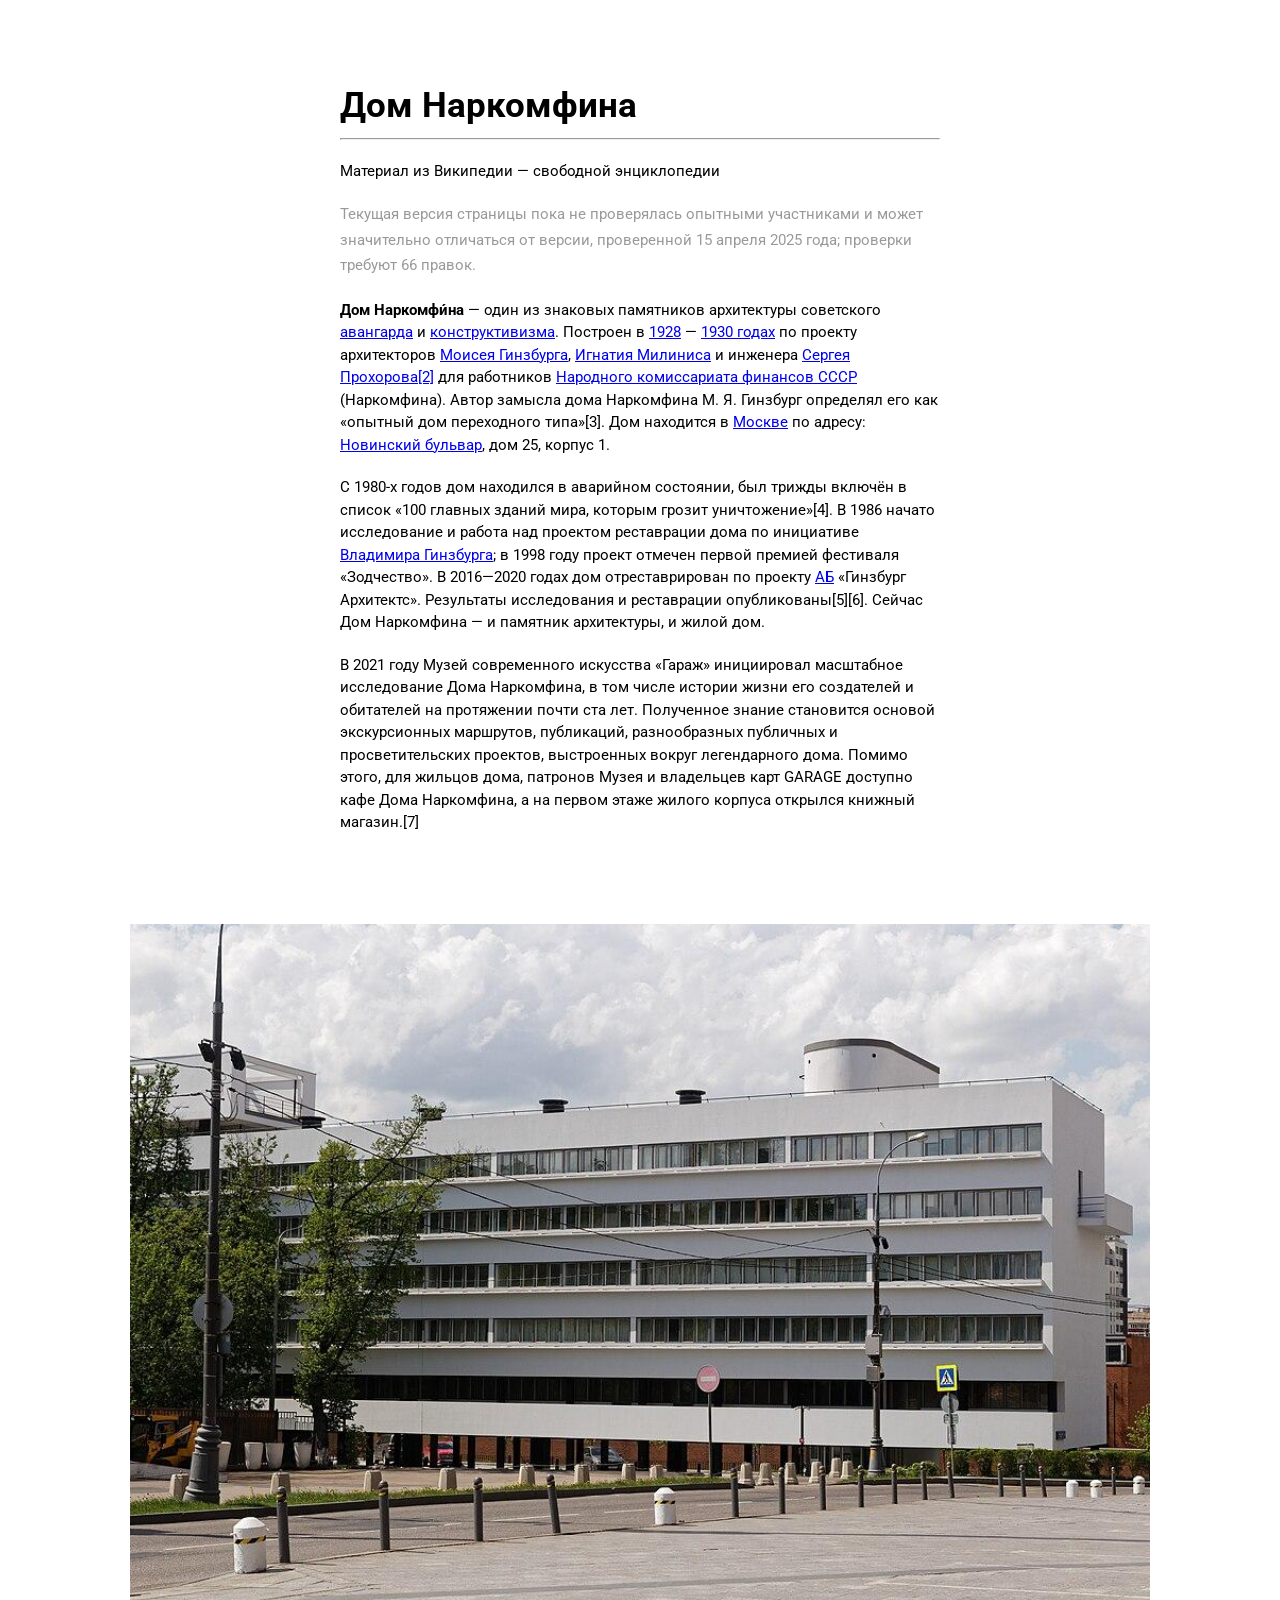
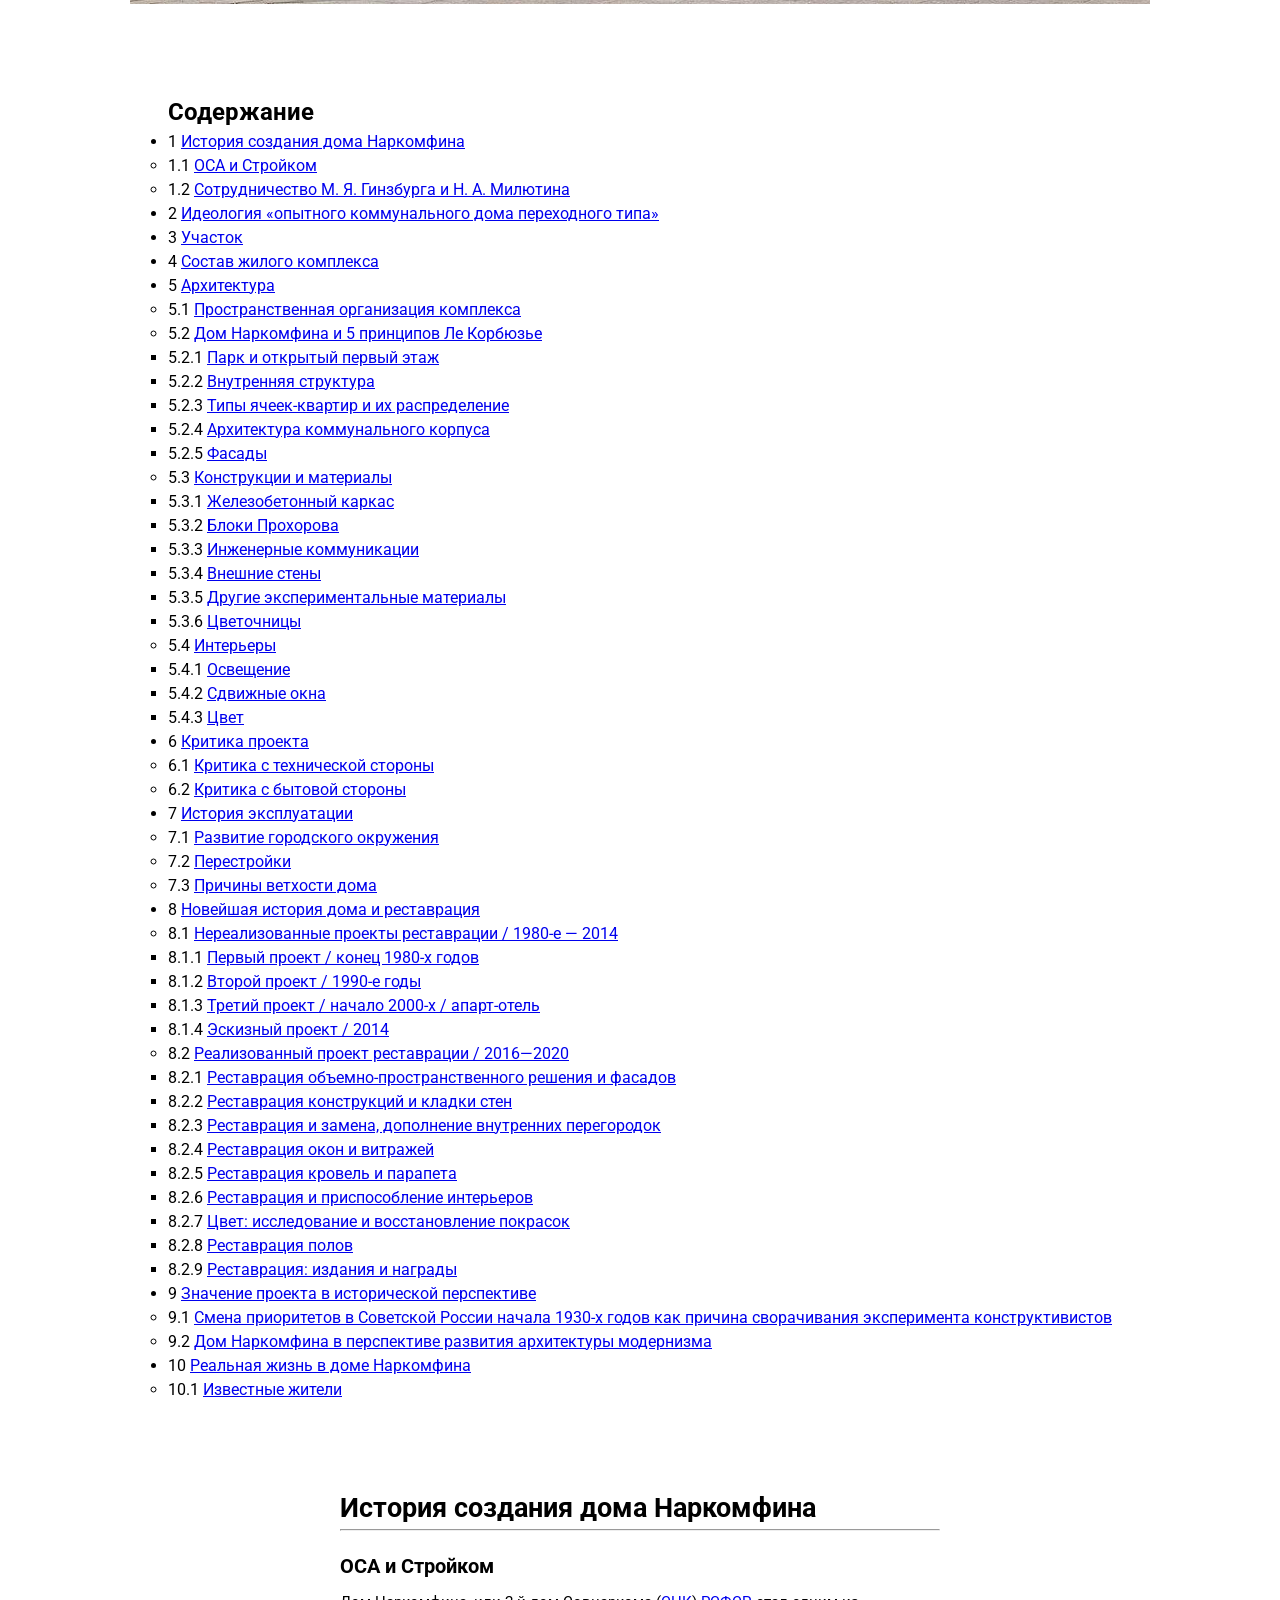
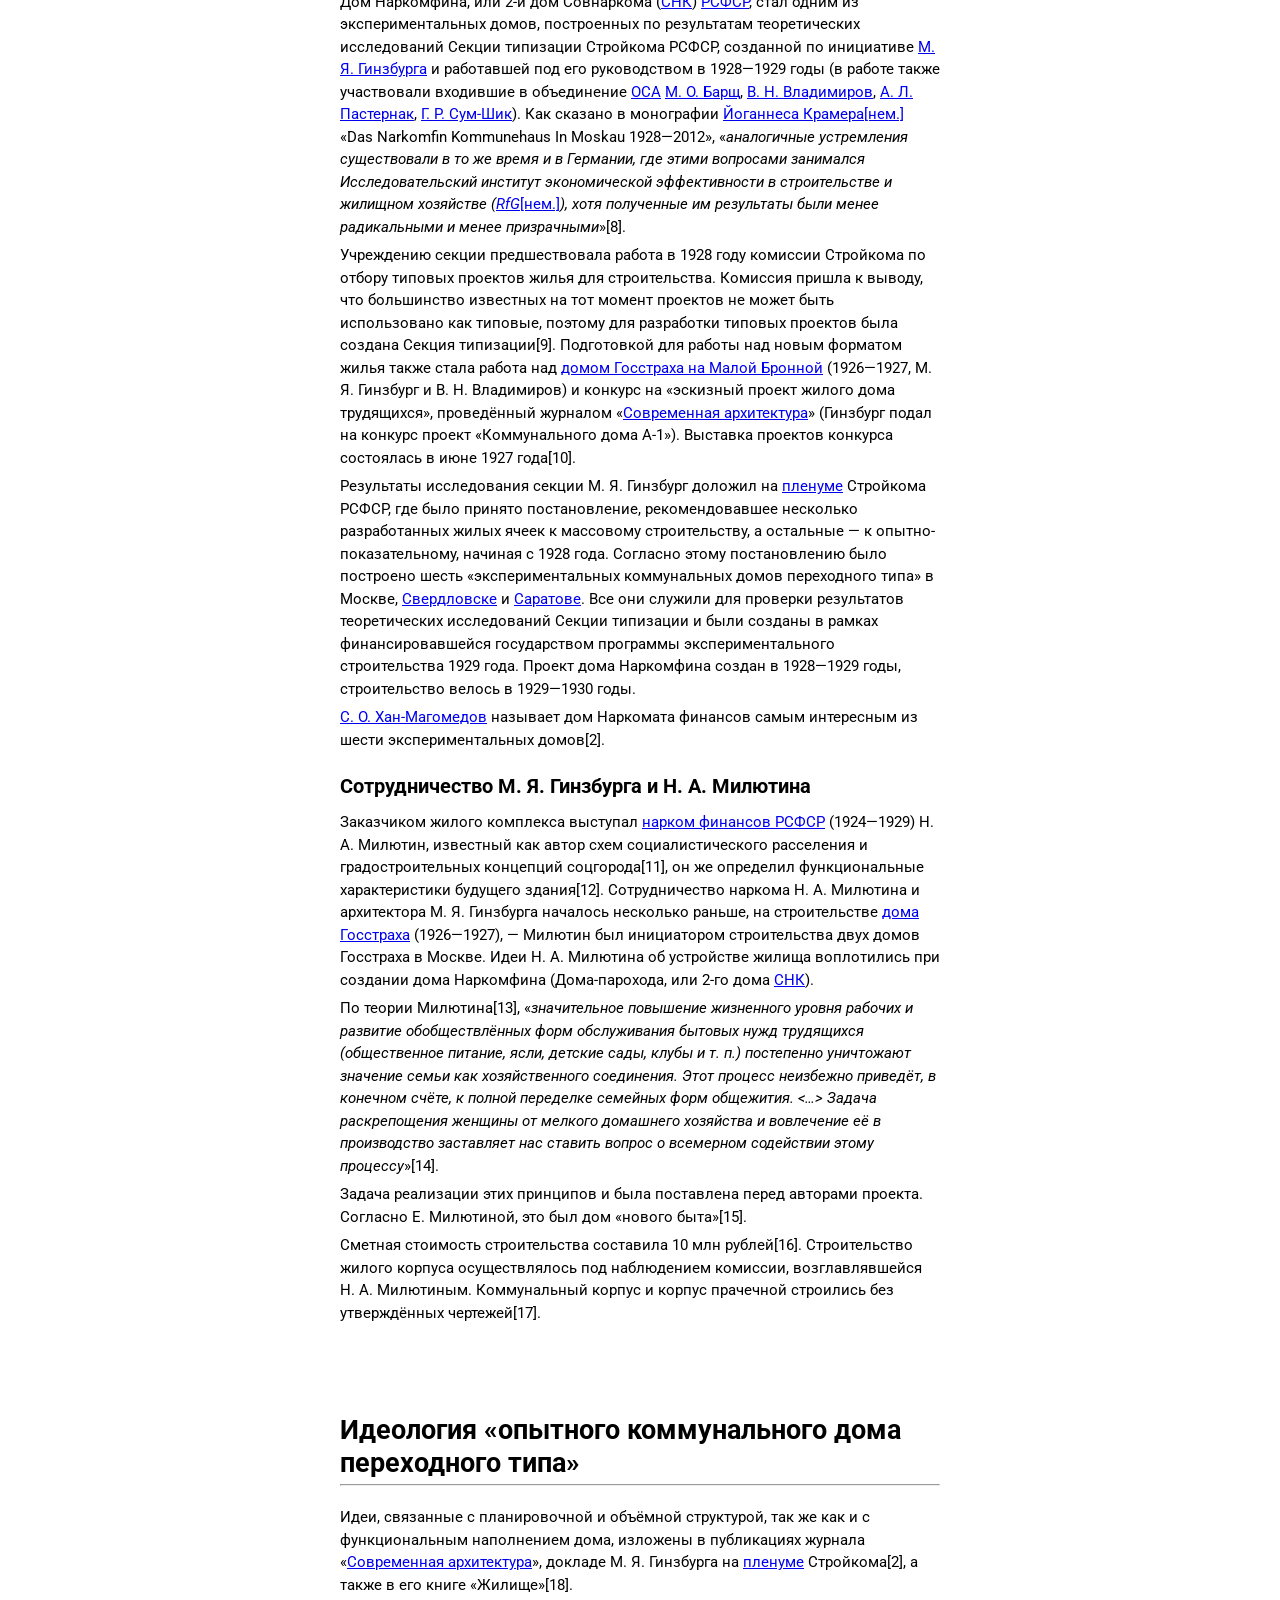
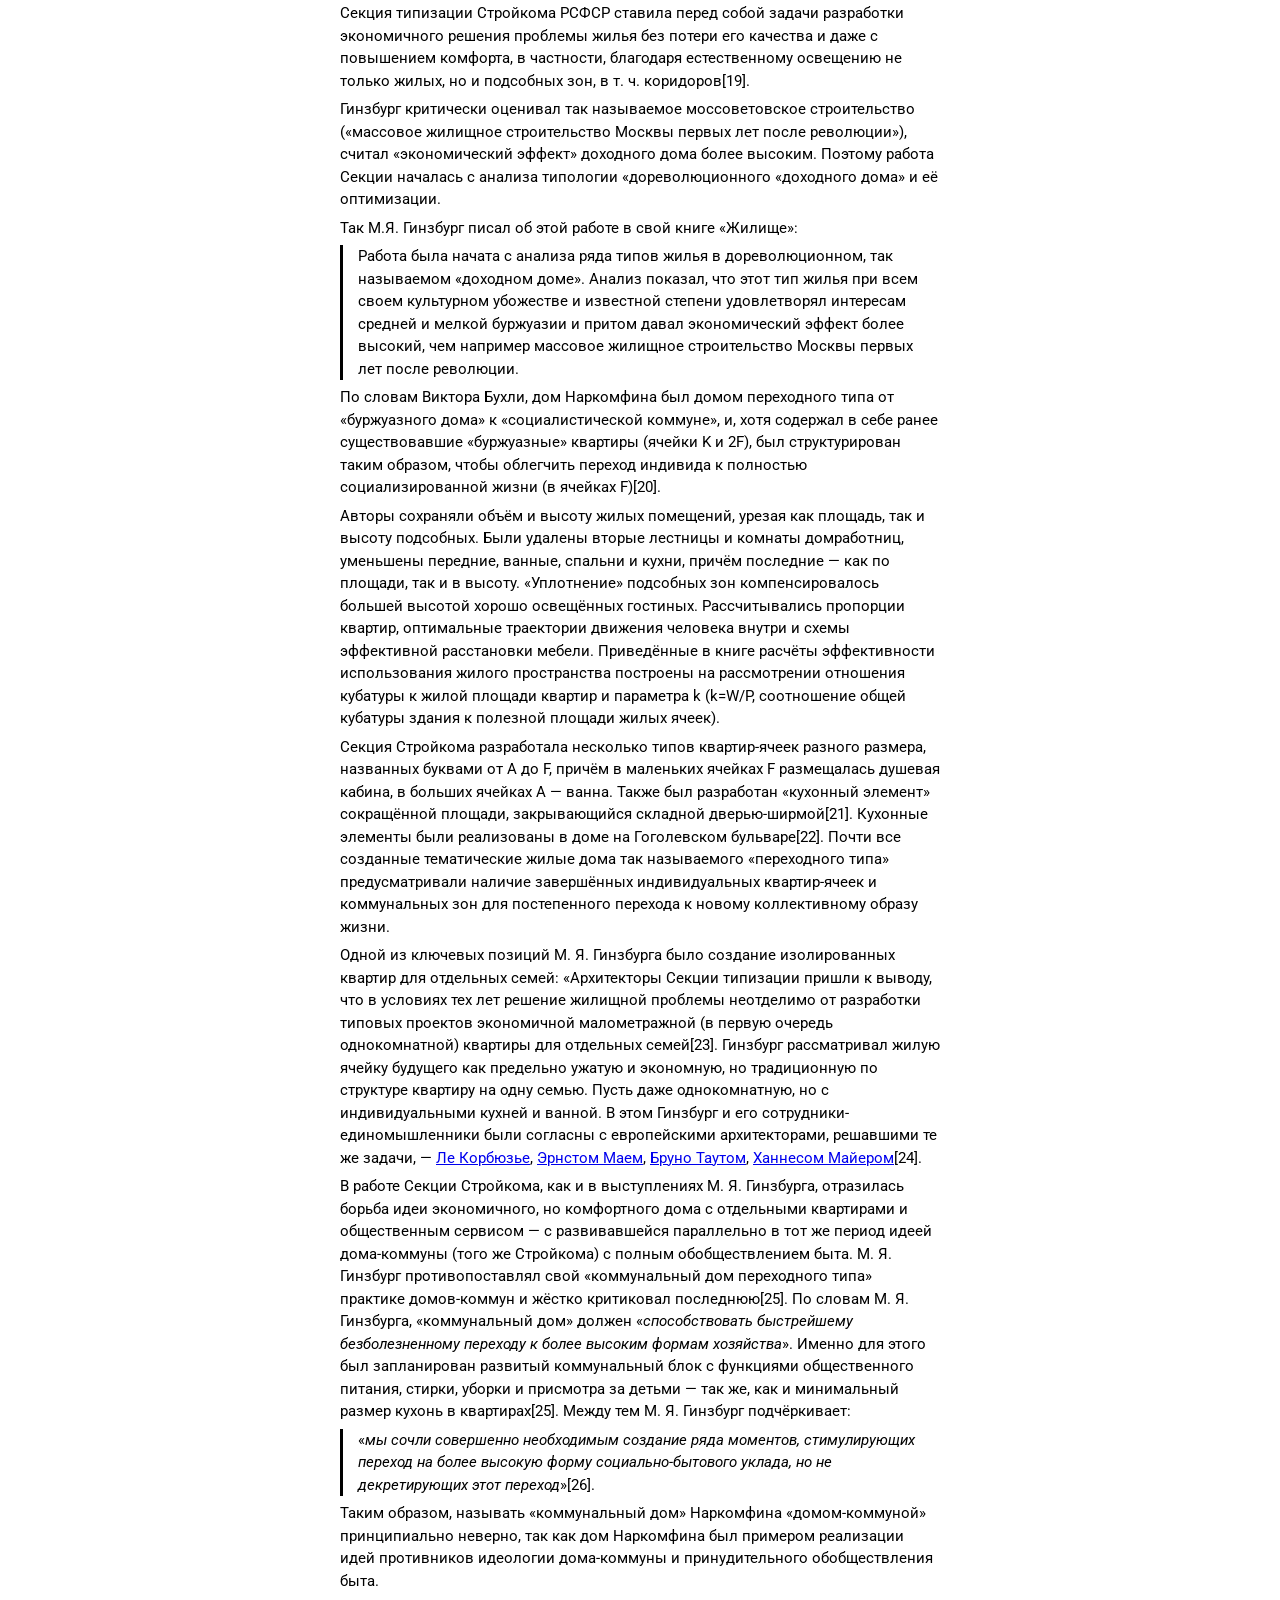
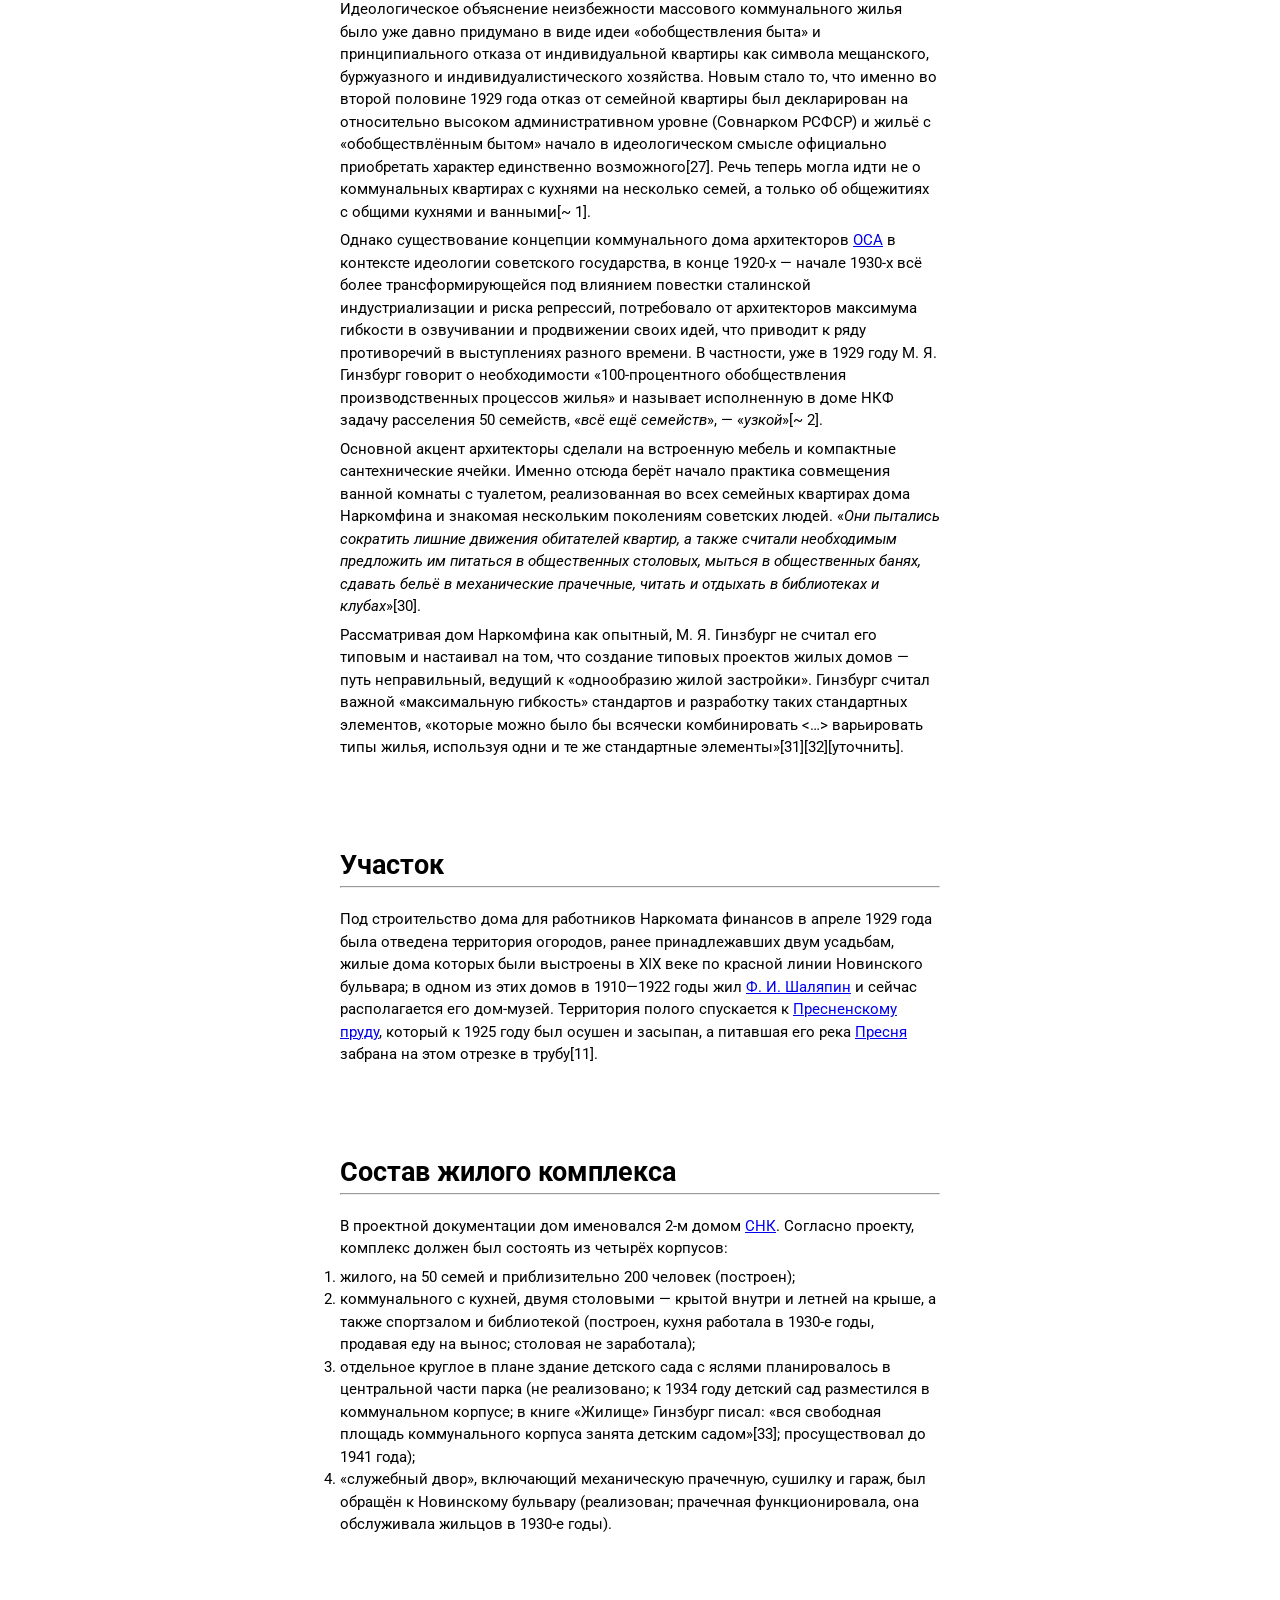
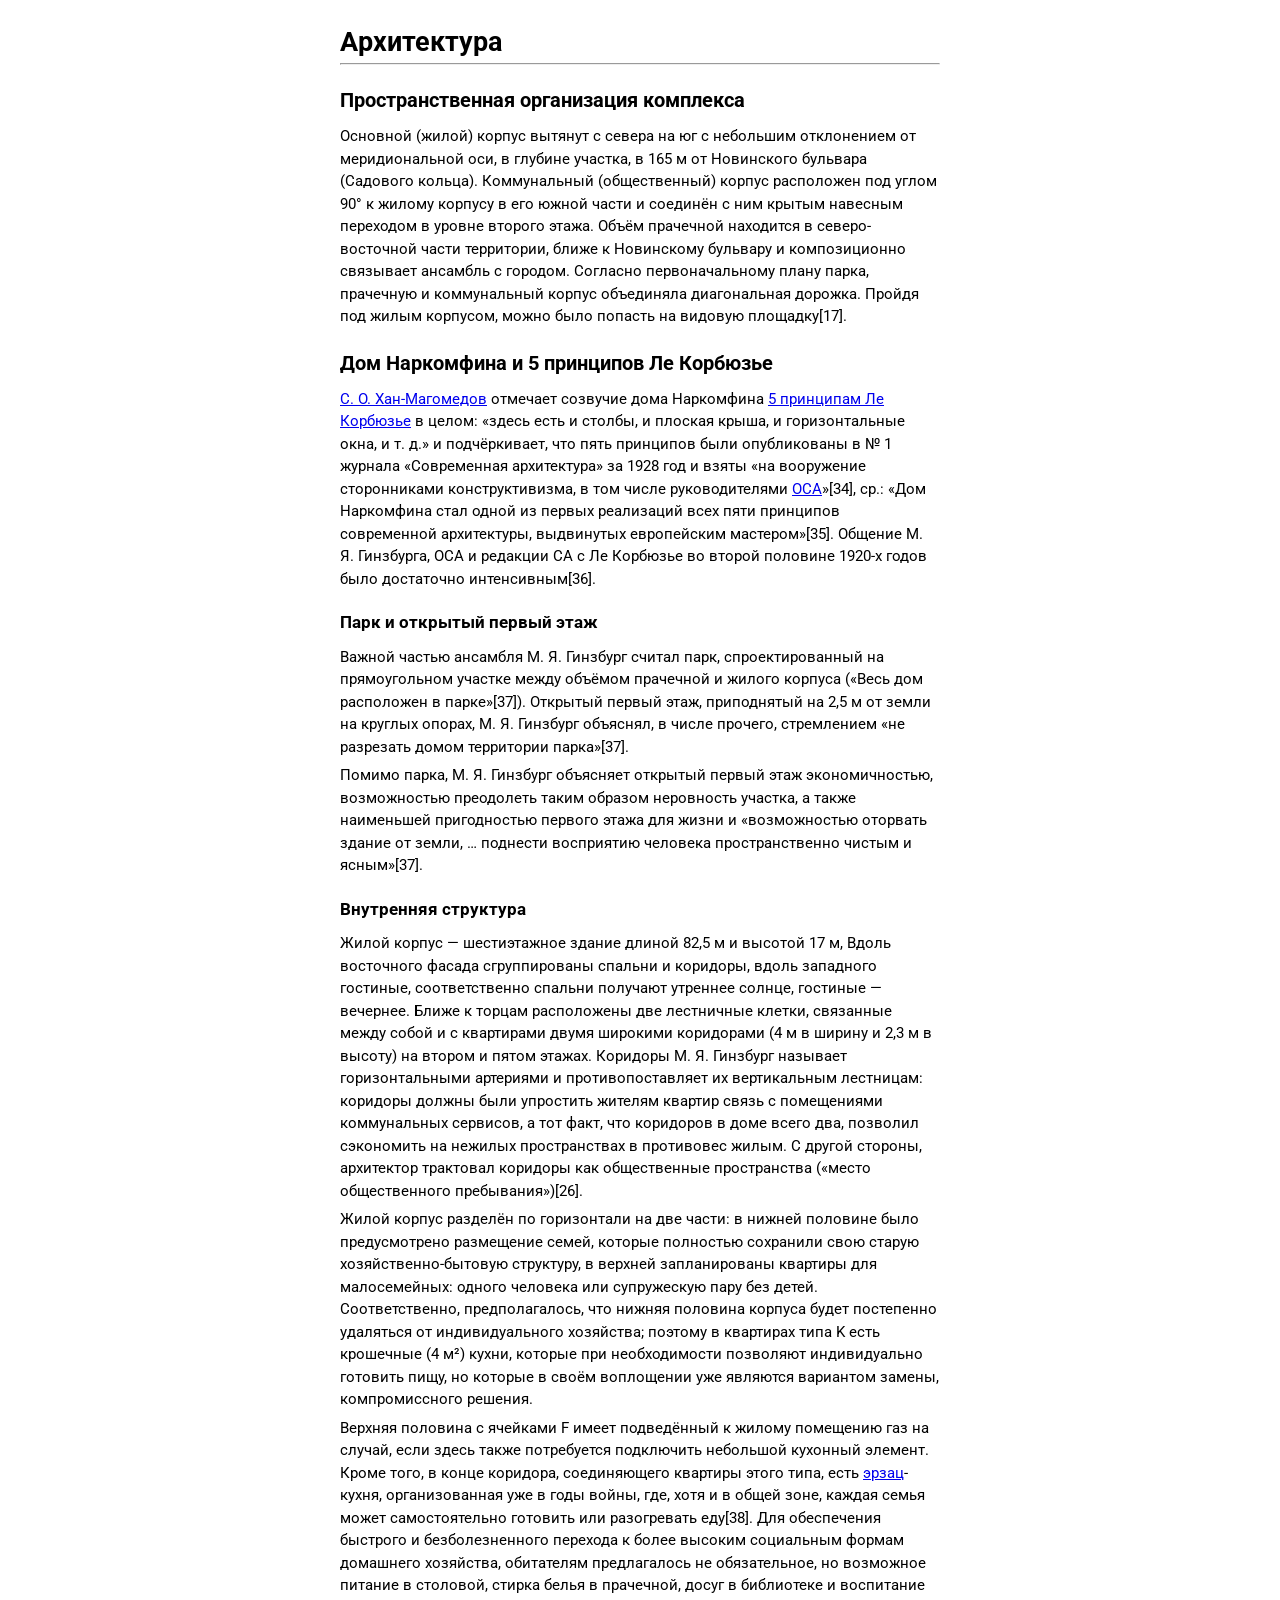
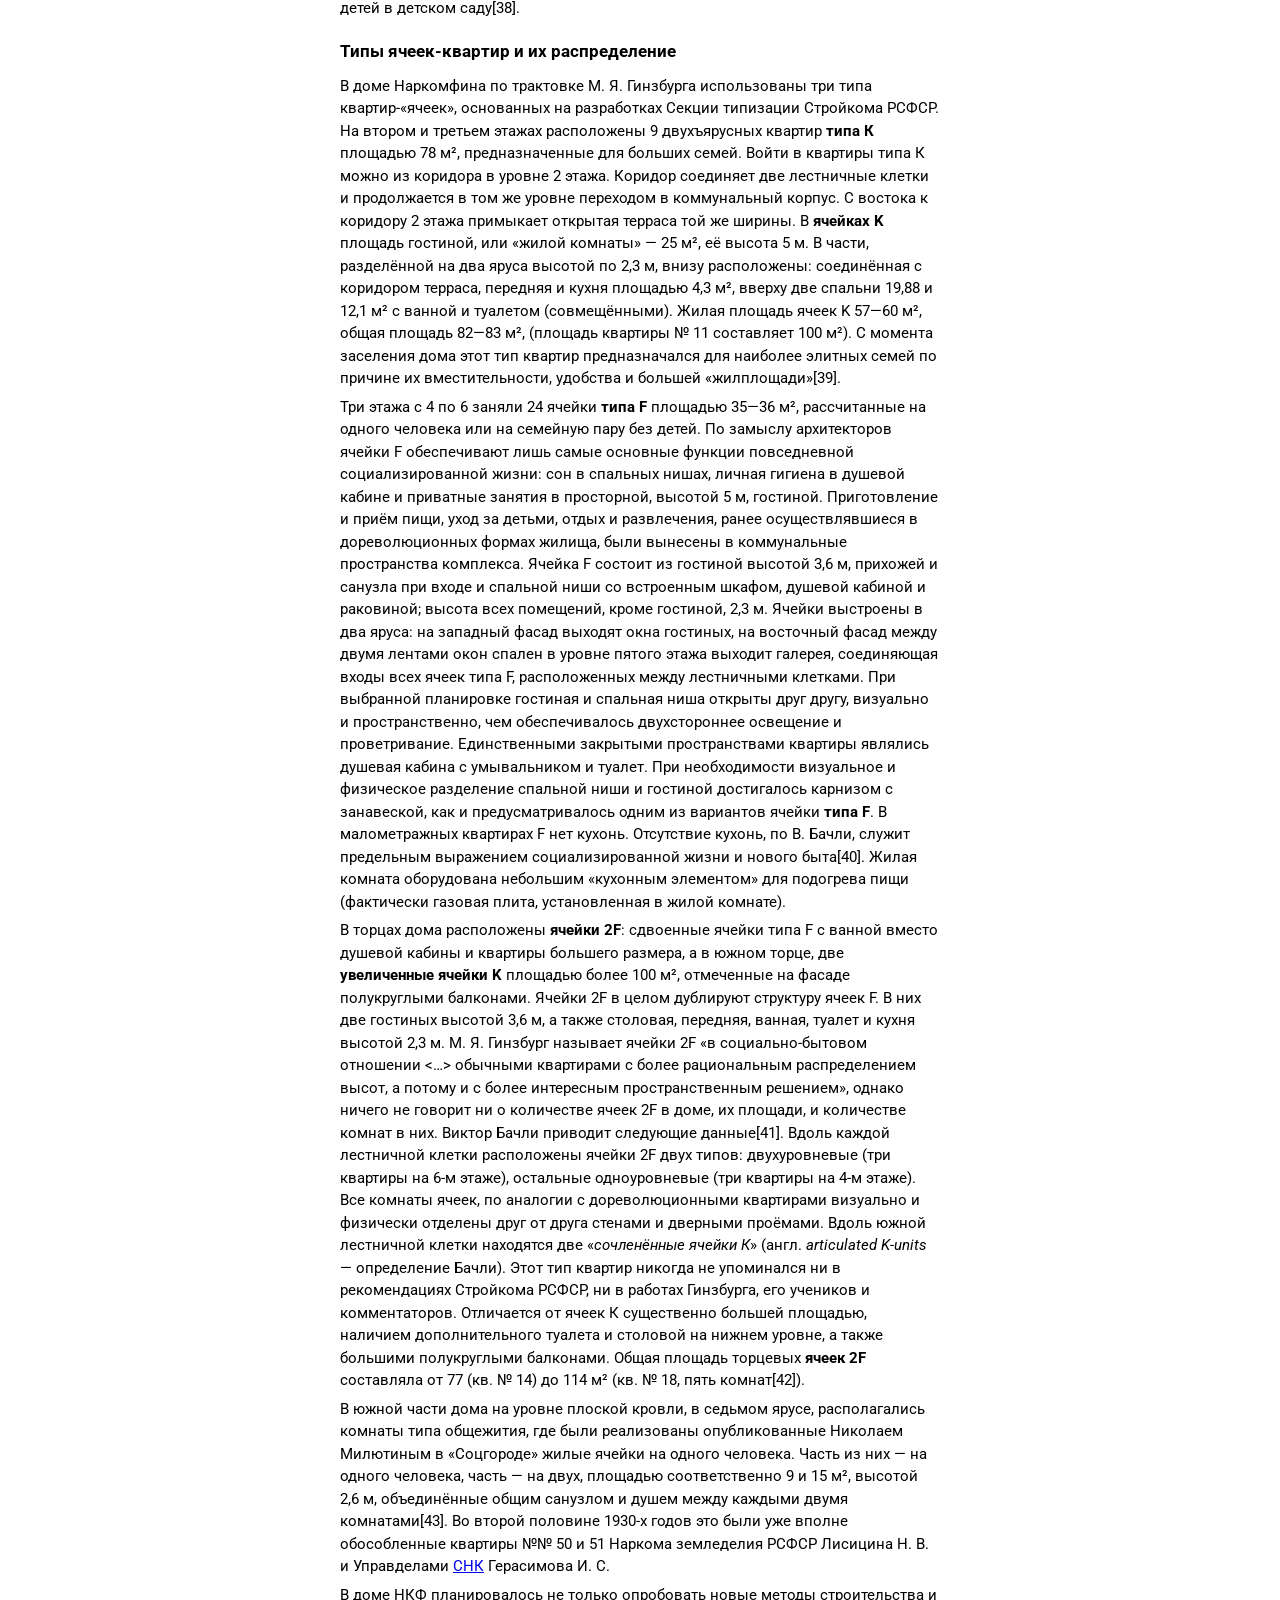
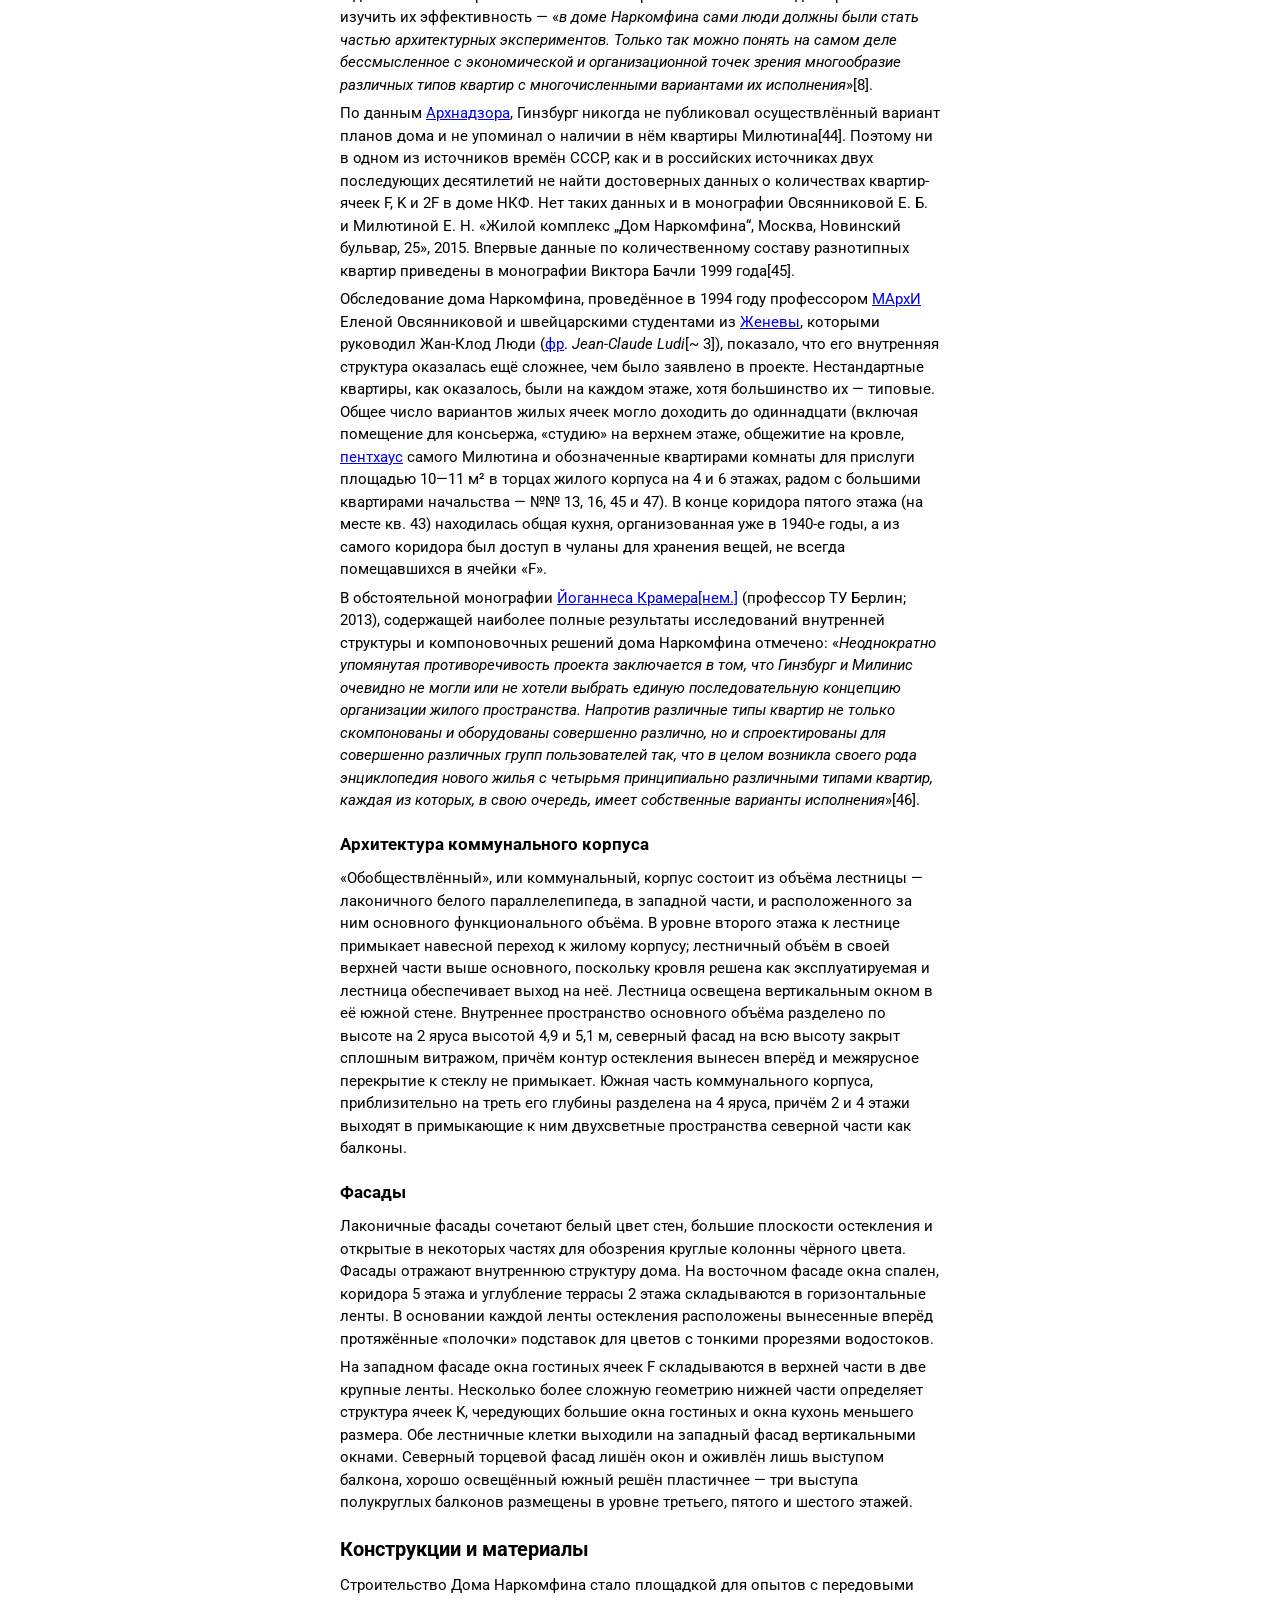
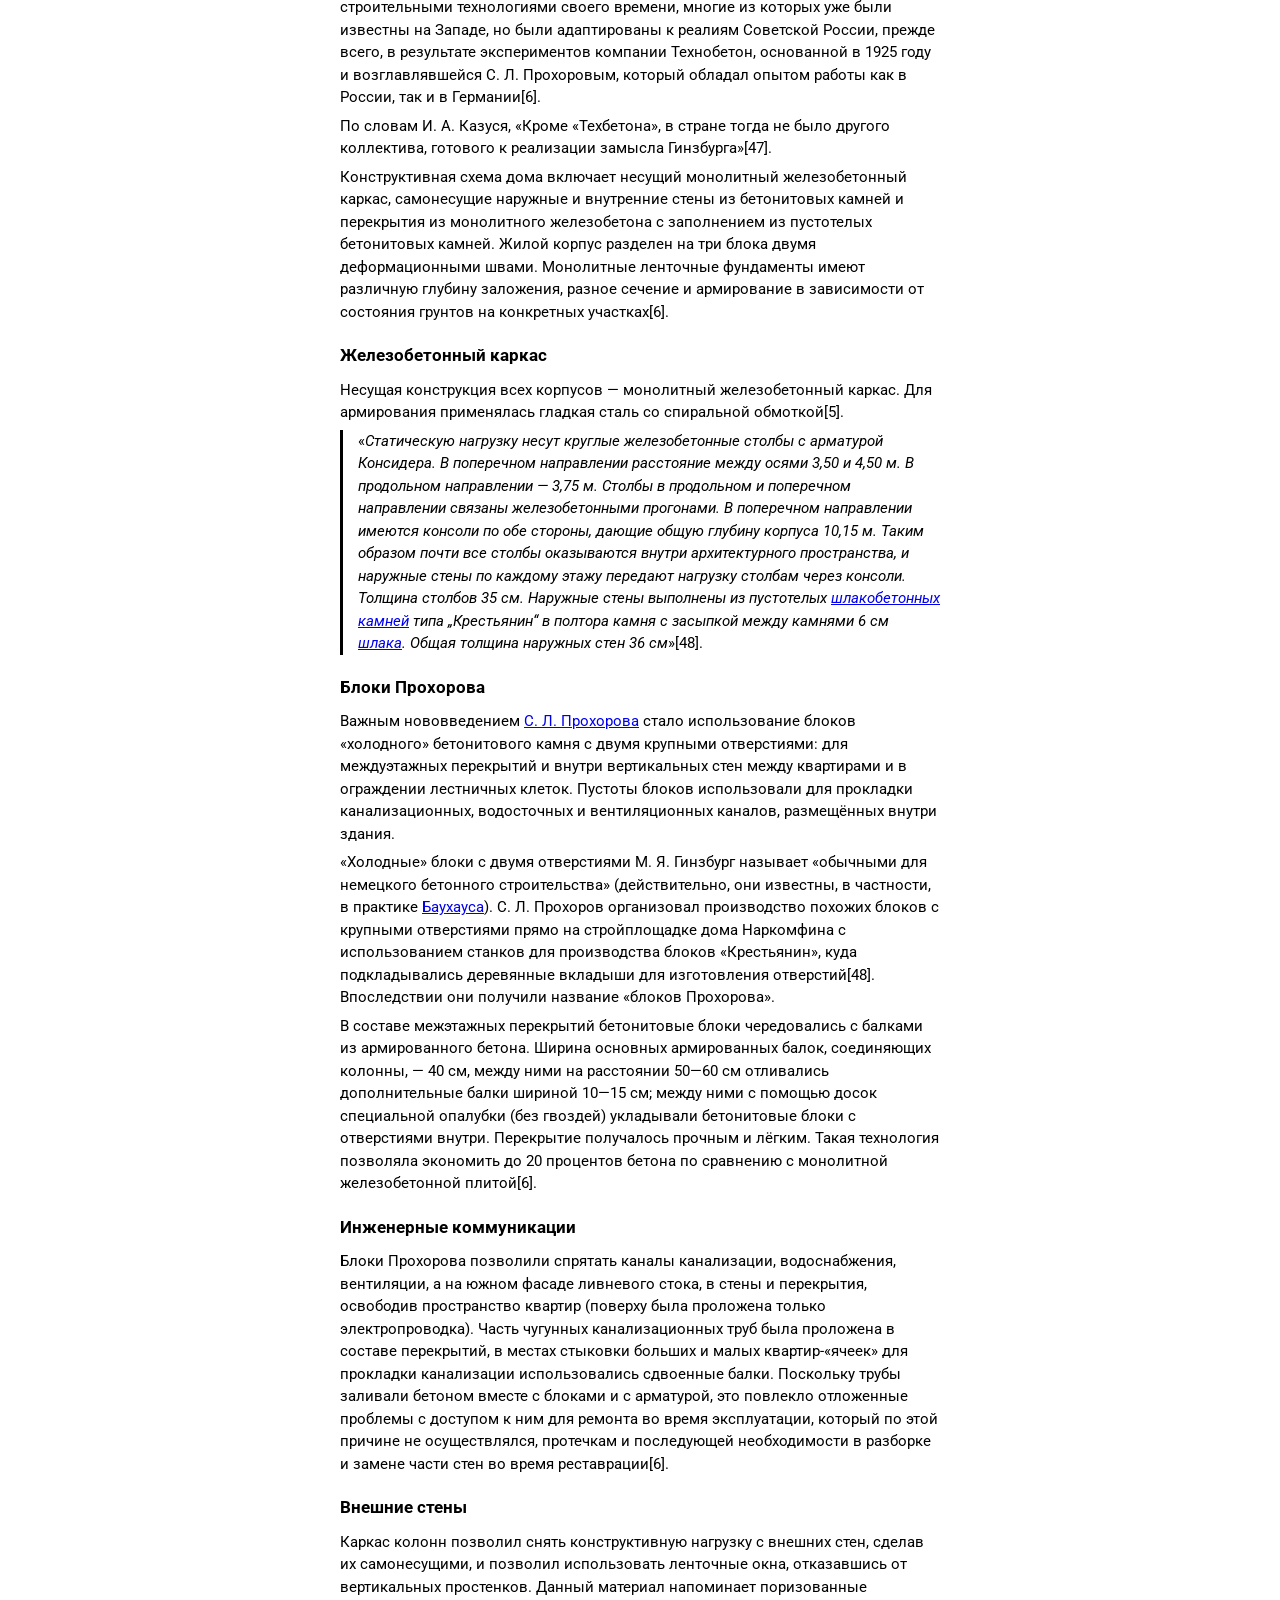
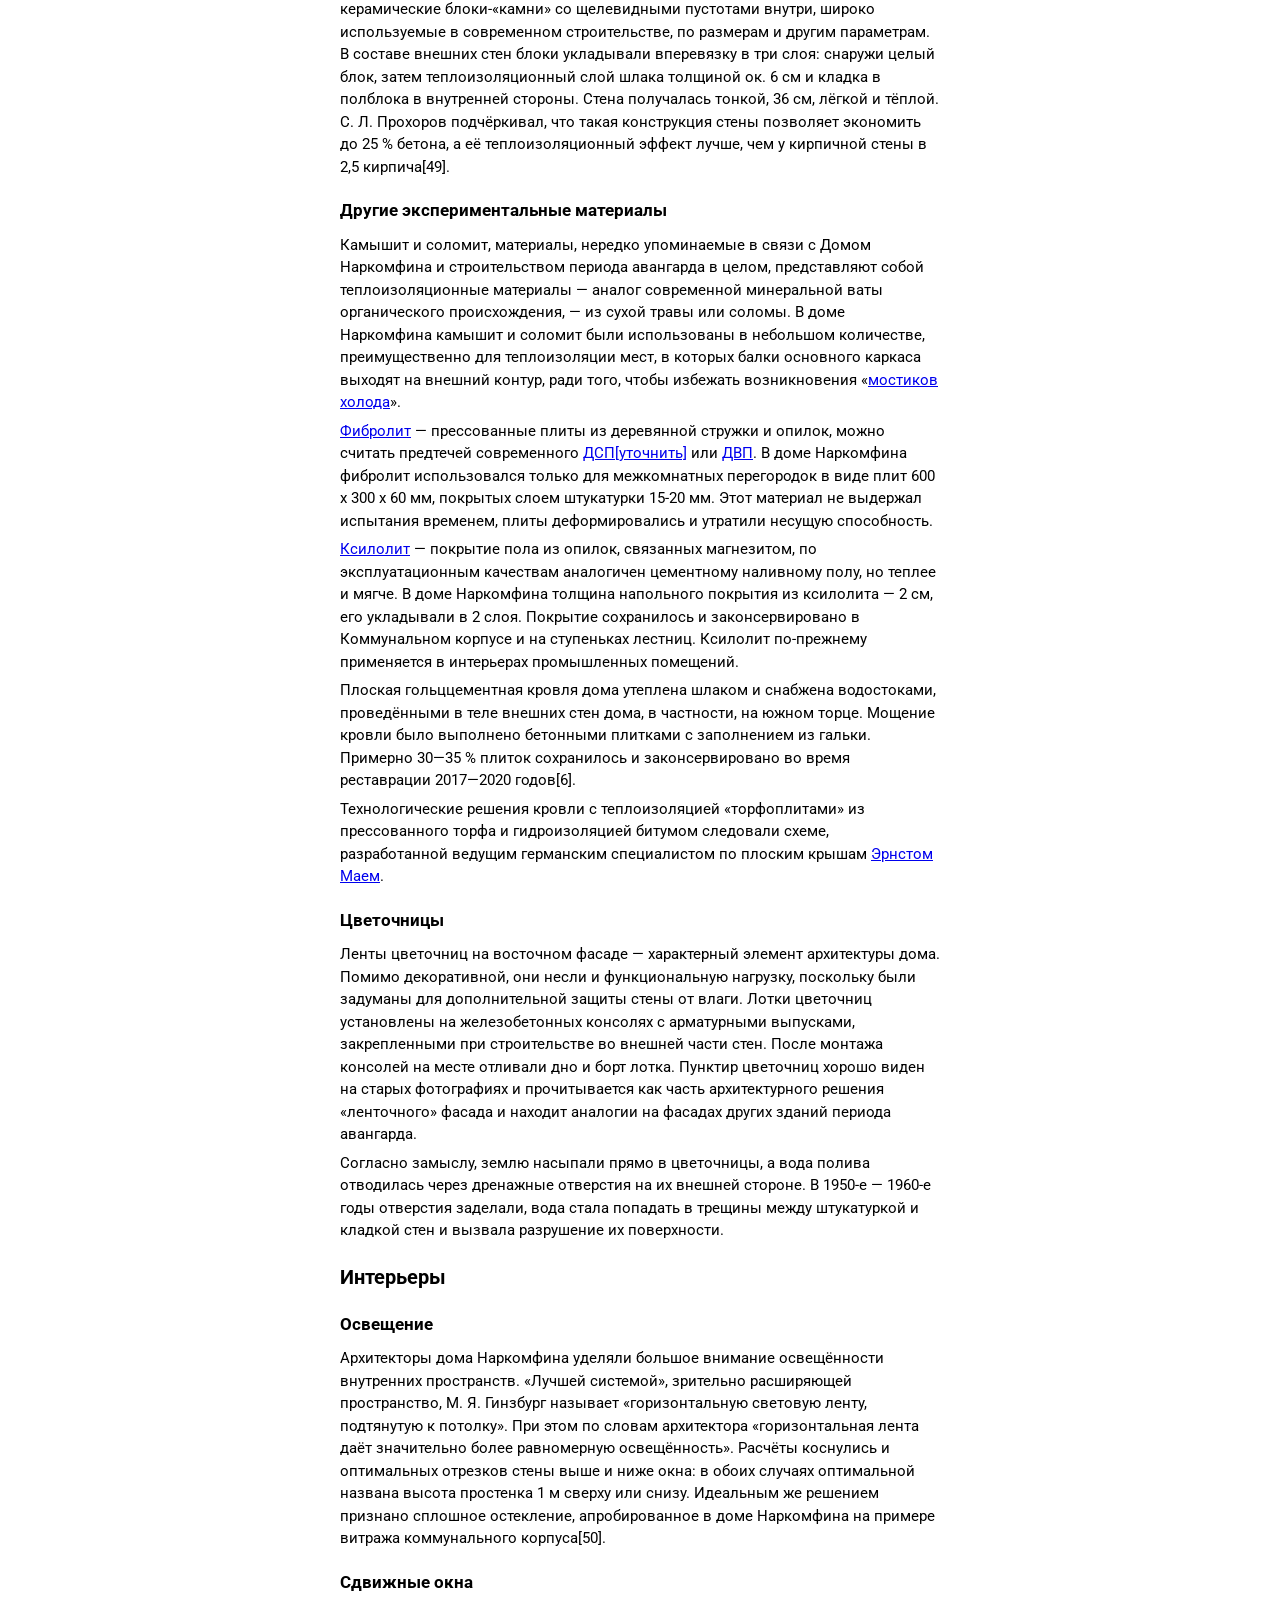
<file: index.html>
<!DOCTYPE html>
<html lang="en">
    <head>
        <meta charset="UTF-8">
        <meta name="viewport" content="width=device-width, initial-scale=1.0">
        <link rel="stylesheet" href="css/style.css"> 
    </head>
    <body>
        <div class="main">
            <div class="section">
                <div class="title">
                    <h1>Дом Наркомфина</h1>
                    <hr>
                </div>
                <p>Материал из Википедии — свободной энциклопедии</p>
                <p class="description">Текущая версия страницы пока <a href="https://ru.wikipedia.org/wiki/%D0%92%D0%B8%D0%BA%D0%B8%D0%BF%D0%B5%D0%B4%D0%B8%D1%8F:%D0%9F%D1%80%D0%BE%D0%B2%D0%B5%D1%80%D0%BA%D0%B0_%D1%81%D1%82%D0%B0%D1%82%D0%B5%D0%B9/%D0%9F%D0%BE%D1%8F%D1%81%D0%BD%D0%B5%D0%BD%D0%B8%D0%B5_%D0%B4%D0%BB%D1%8F_%D1%87%D0%B8%D1%82%D0%B0%D1%82%D0%B5%D0%BB%D0%B5%D0%B9">не проверялась</a> опытными участниками и может значительно отличаться <a href="https://ru.wikipedia.org/w/index.php?title=%D0%94%D0%BE%D0%BC_%D0%9D%D0%B0%D1%80%D0%BA%D0%BE%D0%BC%D1%84%D0%B8%D0%BD%D0%B0&stable=1">от версии, проверенной 15 апреля 2025 года</a>; проверки требуют <a href="https://ru.wikipedia.org/w/index.php?title=%D0%94%D0%BE%D0%BC_%D0%9D%D0%B0%D1%80%D0%BA%D0%BE%D0%BC%D1%84%D0%B8%D0%BD%D0%B0&oldid=136482660&diff=cur&diffonly=0">66 правок</a>.</p>
                <p> <span class="bold">Дом Наркомфи́на</span> — один из знаковых памятников архитектуры советского <a href="https://ru.wikipedia.org/wiki/%D0%90%D0%B2%D0%B0%D0%BD%D0%B3%D0%B0%D1%80%D0%B4_(%D0%B8%D1%81%D0%BA%D1%83%D1%81%D1%81%D1%82%D0%B2%D0%BE)">авангарда</a> и <a href="https://ru.wikipedia.org/wiki/%D0%9A%D0%BE%D0%BD%D1%81%D1%82%D1%80%D1%83%D0%BA%D1%82%D0%B8%D0%B2%D0%B8%D0%B7%D0%BC_(%D0%B8%D1%81%D0%BA%D1%83%D1%81%D1%81%D1%82%D0%B2%D0%BE)">конструктивизма</a>. Построен в <a href="https://ru.wikipedia.org/wiki/1928_%D0%B3%D0%BE%D0%B4">1928</a> — <a href="https://ru.wikipedia.org/wiki/1930_%D0%B3%D0%BE%D0%B4">1930 годах</a> по проекту архитекторов <a href="https://ru.wikipedia.org/wiki/%D0%93%D0%B8%D0%BD%D0%B7%D0%B1%D1%83%D1%80%D0%B3,_%D0%9C%D0%BE%D0%B8%D1%81%D0%B5%D0%B9_%D0%AF%D0%BA%D0%BE%D0%B2%D0%BB%D0%B5%D0%B2%D0%B8%D1%87">Моисея Гинзбурга</a>, <a href="https://ru.wikipedia.org/wiki/%D0%9C%D0%B8%D0%BB%D0%B8%D0%BD%D0%B8%D1%81,_%D0%98%D0%B3%D0%BD%D0%B0%D1%82%D0%B8%D0%B9_%D0%A4%D1%80%D0%B0%D0%BD%D1%86%D0%B5%D0%B2%D0%B8%D1%87">Игнатия Милиниса</a> и инженера <a href="https://ru.wikipedia.org/wiki/%D0%9F%D1%80%D0%BE%D1%85%D0%BE%D1%80%D0%BE%D0%B2,_%D0%A1%D0%B5%D1%80%D0%B3%D0%B5%D0%B9_%D0%9B%D1%8C%D0%B2%D0%BE%D0%B2%D0%B8%D1%87">Сергея Прохорова[2]</a> для работников <a href="https://ru.wikipedia.org/wiki/%D0%9D%D0%B0%D1%80%D0%BE%D0%B4%D0%BD%D1%8B%D0%B9_%D0%BA%D0%BE%D0%BC%D0%B8%D1%81%D1%81%D0%B0%D1%80%D0%B8%D0%B0%D1%82_%D1%84%D0%B8%D0%BD%D0%B0%D0%BD%D1%81%D0%BE%D0%B2_%D0%A1%D0%A1%D0%A1%D0%A0">Народного комиссариата финансов СССР</a> (Наркомфина). Автор замысла дома Наркомфина М. Я. Гинзбург определял его как «опытный дом переходного типа»[3]. Дом находится в <a href="https://ru.wikipedia.org/wiki/%D0%9C%D0%BE%D1%81%D0%BA%D0%B2%D0%B0">Москве</a> по адресу: <a href="https://ru.wikipedia.org/wiki/%D0%9D%D0%BE%D0%B2%D0%B8%D0%BD%D1%81%D0%BA%D0%B8%D0%B9_%D0%B1%D1%83%D0%BB%D1%8C%D0%B2%D0%B0%D1%80">Новинский бульвар</a>, дом 25, корпус 1.</p>
                <p>С 1980-х годов дом находился в аварийном состоянии, был трижды включён в список «100 главных зданий мира, которым грозит уничтожение»[4]. В 1986 начато исследование и работа над проектом реставрации дома по инициативе <a href="https://ru.wikipedia.org/wiki/%D0%93%D0%B8%D0%BD%D0%B7%D0%B1%D1%83%D1%80%D0%B3,_%D0%92%D0%BB%D0%B0%D0%B4%D0%B8%D0%BC%D0%B8%D1%80_%D0%9C%D0%BE%D0%B8%D1%81%D0%B5%D0%B5%D0%B2%D0%B8%D1%87">Владимира Гинзбурга</a>; в 1998 году проект отмечен первой премией фестиваля «Зодчество». В 2016—2020 годах дом отреставрирован по проекту <a href="https://ru.wikipedia.org/wiki/%D0%90%D1%80%D1%85%D0%B8%D1%82%D0%B5%D0%BA%D1%82%D1%83%D1%80%D0%BD%D0%BE%D0%B5_%D0%B1%D1%8E%D1%80%D0%BE">АБ</a> «Гинзбург Архитектс». Результаты исследования и реставрации опубликованы[5][6]. Сейчас Дом Наркомфина — и памятник архитектуры, и жилой дом.</p>
                <p>В 2021 году Музей современного искусства «Гараж» инициировал масштабное исследование Дома Наркомфина, в том числе истории жизни его создателей и обитателей на протяжении почти ста лет. Полученное знание становится основой экскурсионных маршрутов, публикаций, разнообразных публичных и просветительских проектов, выстроенных вокруг легендарного дома. Помимо этого, для жильцов дома, патронов Музея и владельцев карт GARAGE доступно кафе Дома Наркомфина, а на первом этаже жилого корпуса открылся книжный магазин.[7]</p>
            </div>
            <img src="images/Дом Наркомфина.jpg" alt="">
            <div>
                <h2>Содержание</h2>
                <ul>
                    <li>
                        1 <a href="#История создания дома Наркомфина">История создания дома Наркомфина</a>
                        <ul>
                            <li>1.1 <a href="#ОСА и Стройком">ОСА и Стройком</a></li>
                            <li>1.2 <a href="#Сотрудничество М. Я. Гинзбурга и Н. А. Милютина">Сотрудничество М. Я. Гинзбурга и Н. А. Милютина</a></li>
                        </ul>
                    </li>
                    <li> 2 <a href="#Идеология «опытного коммунального дома переходного типа»">Идеология «опытного коммунального дома переходного типа»</a></li>
                    <li> 3 <a href="#Участок">Участок</a></li>
                    <li> 4 <a href="#Состав жилого комплекса">Состав жилого комплекса</a></li>
                    <li>
                        5 <a href="#Архитектура">Архитектура</a>
                        <ul>
                            <li>5.1 <a href="#Пространственная организация комплекса">Пространственная организация комплекса</a></li>
                            <li>5.2 <a href="#Дом Наркомфина и 5 принципов Ле Корбюзье">Дом Наркомфина и 5 принципов Ле Корбюзье</a></li>
                            <ul>
                                <li>5.2.1 <a href="#Парк и открытый первый этаж">Парк и открытый первый этаж</a></li>
                                <li>5.2.2 <a href="#Внутренняя структура">Внутренняя структура</a></li>
                                <li>5.2.3 <a href="#Типы ячеек-квартир и их распределение">Типы ячеек-квартир и их распределение</a></li>
                                <li>5.2.4 <a href="#Архитектура коммунального корпуса">Архитектура коммунального корпуса</a></li>
                                <li>5.2.5 <a href="#Фасады">Фасады</a>
                                </li>
                            </ul>
                            <li>5.3 <a href="#Конструкции и материалы">Конструкции и материалы</a></li>
                            <ul>
                                <li>5.3.1 <a href="#Железобетонный каркас">Железобетонный каркас</a></li>
                                <li>5.3.2 <a href="#Блоки Прохорова">Блоки Прохорова</a></li>
                                <li>5.3.3 <a href="#Инженерные коммуникации">Инженерные коммуникации</a></li>
                                <li>5.3.4 <a href="#Внешние стены">Внешние стены</a></li>
                                <li>5.3.5 <a href="#Другие экспериментальные материалы">Другие экспериментальные материалы</a></li>
                                <li>5.3.6 <a href="#Цветочницы">Цветочницы</a></li>
                            </ul>
                            <li>5.4 <a href="#Интерьеры">Интерьеры</a></li>
                            <ul>
                                <li>5.4.1 <a href="#Освещение">Освещение</a></li>
                                <li>5.4.2 <a href="#Сдвижные окна">Сдвижные окна</a></li>
                                <li>5.4.3 <a href="#Цвет">Цвет</a></li>
                            </ul>
                        </ul>
                    </li>
                    <li>
                        6 <a href="#Критика проекта">Критика проекта</a>
                        <ul>
                            <li>6.1 <a href="#Критика с технической стороны">Критика с технической стороны</a></li>
                            <li>6.2 <a href="#Критика с бытовой стороны">Критика с бытовой стороны</a></li>
                        </ul>
                    </li>
                    <li>
                        7 <a href="#История эксплуатации">История эксплуатации</a>
                        <ul>
                            <li>7.1 <a href="#Развитие городского окружения">Развитие городского окружения</a></li>
                            <li>7.2 <a href="#Перестройки">Перестройки</a></li>
                            <li>7.3 <a href="#Причины ветхости дома">Причины ветхости дома</a></li>
                        </ul>
                    </li>
                    <li>
                        8 <a href="#Новейшая история дома и реставрация">Новейшая история дома и реставрация</a>
                        <ul>
                            <li>
                                8.1 <a href="#Нереализованные проекты реставрации / 1980-е — 2014">Нереализованные проекты реставрации / 1980-е — 2014</a>
                                <ul>
                                    <li>8.1.1 <a href="#Первый проект / конец 1980-х годов">Первый проект / конец 1980-х годов</a></li>
                                    <li>8.1.2 <a href="#Второй проект / 1990-е годы">Второй проект / 1990-е годы</a></li>
                                    <li>8.1.3 <a href="#Третий проект / начало 2000-х / апарт-отель">Третий проект / начало 2000-х / апарт-отель</a></li>
                                    <li>8.1.4 <a href="#Эскизный проект / 2014">Эскизный проект / 2014</a></li>
                                </ul>
                            </li>
                            <li>
                                8.2 <a href="#Реализованный проект реставрации / 2016—2020">Реализованный проект реставрации / 2016—2020</a>
                                <ul>
                                    <li>8.2.1 <a href="#Реставрация объемно-пространственного решения и фасадов">Реставрация объемно-пространственного решения и фасадов</a></li>
                                    <li>8.2.2 <a href="#Реставрация конструкций и кладки стен">Реставрация конструкций и кладки стен</a></li>
                                    <li>8.2.3 <a href="#Реставрация и замена, дополнение внутренних перегородок">Реставрация и замена, дополнение внутренних перегородок</a></li>
                                    <li>8.2.4 <a href="#Реставрация окон и витражей">Реставрация окон и витражей</a></li>
                                    <li>8.2.5 <a href="#Реставрация кровель и парапета">Реставрация кровель и парапета</a></li>
                                    <li>8.2.6 <a href="#Реставрация и приспособление интерьеров">Реставрация и приспособление интерьеров</a></li>
                                    <li>8.2.7 <a href="#Цвет: исследование и восстановление покрасок">Цвет: исследование и восстановление покрасок</a></li>
                                    <li>8.2.8 <a href="#Реставрация полов">Реставрация полов</a></li>
                                    <li>8.2.9 <a href="#Реставрация: издания и награды">Реставрация: издания и награды</a></li>
                                </ul>
                            </li>
                        </ul>
                    </li>
                    <li>
                        9 <a href="#Значение проекта в исторической перспективе">Значение проекта в исторической перспективе</a>
                        <ul>
                            <li>9.1 <a href="#Смена приоритетов в Советской России начала 1930-х годов как причина сворачивания эксперимента конструктивистов">Смена приоритетов в Советской России начала 1930-х годов как причина сворачивания эксперимента конструктивистов</a></li>
                            <li>9.2 <a href="#Дом Наркомфина в перспективе развития архитектуры модернизма">Дом Наркомфина в перспективе развития архитектуры модернизма</a></li>
                        </ul>
                    </li>
                    <li>
                        10 <a href="#Реальная жизнь в доме Наркомфина">Реальная жизнь в доме Наркомфина</a>
                        <ul>
                            <li>10.1 <a href="#Известные жители">Известные жители</a></li>
                        </ul>
                    </li>
                </ul>
            </div>
            <div class="section">
                <div class="title">
                    <h2 id="История создания дома Наркомфина">История создания дома Наркомфина</h2>
                    <hr>
                </div>
                <div class="small_title">
                    <h3 id="ОСА и Стройком">ОСА и Стройком</h3>
                    <div class="paragraph">
                        <p>Дом Наркомфина, или 2-й дом Совнаркома (<a href="https://ru.wikipedia.org/wiki/%D0%A1%D0%BE%D0%B2%D0%B5%D1%82_%D0%BD%D0%B0%D1%80%D0%BE%D0%B4%D0%BD%D1%8B%D1%85_%D0%BA%D0%BE%D0%BC%D0%B8%D1%81%D1%81%D0%B0%D1%80%D0%BE%D0%B2">СНК</a>) <a href="https://ru.wikipedia.org/wiki/%D0%A0%D0%BE%D1%81%D1%81%D0%B8%D0%B9%D1%81%D0%BA%D0%B0%D1%8F_%D0%A1%D0%BE%D0%B2%D0%B5%D1%82%D1%81%D0%BA%D0%B0%D1%8F_%D0%A4%D0%B5%D0%B4%D0%B5%D1%80%D0%B0%D1%82%D0%B8%D0%B2%D0%BD%D0%B0%D1%8F_%D0%A1%D0%BE%D1%86%D0%B8%D0%B0%D0%BB%D0%B8%D1%81%D1%82%D0%B8%D1%87%D0%B5%D1%81%D0%BA%D0%B0%D1%8F_%D0%A0%D0%B5%D1%81%D0%BF%D1%83%D0%B1%D0%BB%D0%B8%D0%BA%D0%B0">РСФСР</a>, стал одним из экспериментальных домов, построенных по результатам теоретических исследований Секции типизации Стройкома РСФСР, созданной по инициативе <a href="https://ru.wikipedia.org/wiki/%D0%93%D0%B8%D0%BD%D0%B7%D0%B1%D1%83%D1%80%D0%B3,_%D0%9C%D0%BE%D0%B8%D1%81%D0%B5%D0%B9_%D0%AF%D0%BA%D0%BE%D0%B2%D0%BB%D0%B5%D0%B2%D0%B8%D1%87">М. Я. Гинзбурга</a> и работавшей под его руководством в 1928—1929 годы (в работе также участвовали входившие в объединение <a href="https://ru.wikipedia.org/wiki/%D0%9E%D0%B1%D1%8A%D0%B5%D0%B4%D0%B8%D0%BD%D0%B5%D0%BD%D0%B8%D0%B5_%D1%81%D0%BE%D0%B2%D1%80%D0%B5%D0%BC%D0%B5%D0%BD%D0%BD%D1%8B%D1%85_%D0%B0%D1%80%D1%85%D0%B8%D1%82%D0%B5%D0%BA%D1%82%D0%BE%D1%80%D0%BE%D0%B2">ОСА</a> <a href="https://ru.wikipedia.org/wiki/%D0%91%D0%B0%D1%80%D1%89,_%D0%9C%D0%B8%D1%85%D0%B0%D0%B8%D0%BB_%D0%9E%D1%81%D0%B8%D0%BF%D0%BE%D0%B2%D0%B8%D1%87">М. О. Барщ</a>, <a href="https://ru.wikipedia.org/wiki/%D0%92%D0%BB%D0%B0%D0%B4%D0%B8%D0%BC%D0%B8%D1%80%D0%BE%D0%B2,_%D0%92%D1%8F%D1%87%D0%B5%D1%81%D0%BB%D0%B0%D0%B2_%D0%9D%D0%B8%D0%BA%D0%BE%D0%BB%D0%B0%D0%B5%D0%B2%D0%B8%D1%87">В. Н. Владимиров</a>, <a href="https://ru.wikipedia.org/wiki/%D0%9F%D0%B0%D1%81%D1%82%D0%B5%D1%80%D0%BD%D0%B0%D0%BA,_%D0%90%D0%BB%D0%B5%D0%BA%D1%81%D0%B0%D0%BD%D0%B4%D1%80_%D0%9B%D0%B5%D0%BE%D0%BD%D0%B8%D0%B4%D0%BE%D0%B2%D0%B8%D1%87">А. Л. Пастернак</a>, <a href="https://ru.wikipedia.org/w/index.php?title=%D0%A1%D1%83%D0%BC-%D0%A8%D0%B8%D0%BA,_%D0%93%D1%80%D0%B8%D0%B3%D0%BE%D1%80%D0%B8%D0%B9_%D0%A0%D0%BE%D0%BC%D0%B0%D0%BD%D0%BE%D0%B2%D0%B8%D1%87&action=edit&redlink=1">Г. Р. Сум-Шик</a>). Как сказано в монографии <a href="https://ru.wikipedia.org/w/index.php?title=%D0%9A%D1%80%D0%B0%D0%BC%D0%B5%D1%80,_%D0%99%D0%BE%D0%B3%D0%B0%D0%BD%D0%BD%D0%B5%D1%81&action=edit&redlink=1">Йоганнеса Крамера</a><a href="https://de.wikipedia.org/wiki/Johannes_Cramer">[нем.]</a> «Das Narkomfin Kommunehaus In Moskau 1928—2012», «<span class="italic">аналогичные устремления существовали в то же время и в Германии, где этими вопросами занимался Исследовательский институт экономической эффективности в строительстве и жилищном хозяйстве (<a href="https://ru.wikipedia.org/w/index.php?title=%D0%A0%D0%B5%D0%B9%D1%85%D1%81%D1%81%D0%BA%D0%BE%D0%B5_%D0%B8%D1%81%D1%81%D0%BB%D0%B5%D0%B4%D0%BE%D0%B2%D0%B0%D1%82%D0%B5%D0%BB%D1%8C%D1%81%D0%BA%D0%BE%D0%B5_%D0%BE%D0%B1%D1%89%D0%B5%D1%81%D1%82%D0%B2%D0%BE_%D1%8D%D0%BA%D0%BE%D0%BD%D0%BE%D0%BC%D0%B8%D1%87%D0%B5%D1%81%D0%BA%D0%BE%D0%B9_%D1%8D%D1%84%D1%84%D0%B5%D0%BA%D1%82%D0%B8%D0%B2%D0%BD%D0%BE%D1%81%D1%82%D0%B8_%D0%B2_%D1%81%D1%82%D1%80%D0%BE%D0%B8%D1%82%D0%B5%D0%BB%D1%8C%D1%81%D1%82%D0%B2%D0%B5_%D0%B8_%D0%96%D0%9A%D0%A5&action=edit&redlink=1">RfG</a></span><a href="https://de.wikipedia.org/wiki/Reichsforschungsgesellschaft_f%C3%BCr_Wirtschaftlichkeit_im_Bau-_und_Wohnungswesen">[нем.]</a><span class="italic">), хотя полученные им результаты были менее радикальными и менее призрачными</span>»[8].</p>
                        <p>Учреждению секции предшествовала работа в 1928 году комиссии Стройкома по отбору типовых проектов жилья для строительства. Комиссия пришла к выводу, что большинство известных на тот момент проектов не может быть использовано как типовые, поэтому для разработки типовых проектов была создана Секция типизации[9]. Подготовкой для работы над новым форматом жилья также стала работа над <a href="https://ru.wikipedia.org/wiki/%D0%96%D0%B8%D0%BB%D0%BE%D0%B9_%D0%B4%D0%BE%D0%BC_%D0%93%D0%BE%D1%81%D1%81%D1%82%D1%80%D0%B0%D1%85%D0%B0_%D0%BD%D0%B0_%D0%9C%D0%B0%D0%BB%D0%BE%D0%B9_%D0%91%D1%80%D0%BE%D0%BD%D0%BD%D0%BE%D0%B9">домом Госстраха на Малой Бронной</a> (1926—1927, М. Я. Гинзбург и В. Н. Владимиров) и конкурс на «эскизный проект жилого дома трудящихся», проведённый журналом «<a href="https://ru.wikipedia.org/wiki/%D0%A1%D0%BE%D0%B2%D1%80%D0%B5%D0%BC%D0%B5%D0%BD%D0%BD%D0%B0%D1%8F_%D0%B0%D1%80%D1%85%D0%B8%D1%82%D0%B5%D0%BA%D1%82%D1%83%D1%80%D0%B0_(%D0%B6%D1%83%D1%80%D0%BD%D0%B0%D0%BB)">Современная архитектура</a>» (Гинзбург подал на конкурс проект «Коммунального дома А-1»). Выставка проектов конкурса состоялась в июне 1927 года[10].</p>
                        <p>Результаты исследования секции М. Я. Гинзбург доложил на <a href="https://ru.wikipedia.org/wiki/%D0%9F%D0%BB%D0%B5%D0%BD%D0%B0%D1%80%D0%BD%D0%BE%D0%B5_%D0%B7%D0%B0%D1%81%D0%B5%D0%B4%D0%B0%D0%BD%D0%B8%D0%B5">пленуме</a> Стройкома РСФСР, где было принято постановление, рекомендовавшее несколько разработанных жилых ячеек к массовому строительству, а остальные — к опытно-показательному, начиная с 1928 года. Согласно этому постановлению было построено шесть «экспериментальных коммунальных домов переходного типа» в Москве, <a href="https://ru.wikipedia.org/wiki/%D0%95%D0%BA%D0%B0%D1%82%D0%B5%D1%80%D0%B8%D0%BD%D0%B1%D1%83%D1%80%D0%B3">Свердловске</a> и <a href="https://ru.wikipedia.org/wiki/%D0%A1%D0%B0%D1%80%D0%B0%D1%82%D0%BE%D0%B2">Саратове</a>. Все они служили для проверки результатов теоретических исследований Секции типизации и были созданы в рамках финансировавшейся государством программы экспериментального строительства 1929 года. Проект дома Наркомфина создан в 1928—1929 годы, строительство велось в 1929—1930 годы.</p>
                        <p><a href="https://ru.wikipedia.org/wiki/%D0%A5%D0%B0%D0%BD-%D0%9C%D0%B0%D0%B3%D0%BE%D0%BC%D0%B5%D0%B4%D0%BE%D0%B2,_%D0%A1%D0%B5%D0%BB%D0%B8%D0%BC_%D0%9E%D0%BC%D0%B0%D1%80%D0%BE%D0%B2%D0%B8%D1%87">С. О. Хан-Магомедов</a> называет дом Наркомата финансов самым интересным из шести экспериментальных домов[2].</p>
                    </div>
                </div>
                <div class="small_title">
                    <h3 id="Сотрудничество М. Я. Гинзбурга и Н. А. Милютина">Сотрудничество М. Я. Гинзбурга и Н. А. Милютина</h3>
                    <div class="paragraph">
                        <p>Заказчиком жилого комплекса выступал <a href="https://ru.wikipedia.org/wiki/%D0%9D%D0%B0%D1%80%D0%BE%D0%B4%D0%BD%D1%8B%D0%B9_%D0%BA%D0%BE%D0%BC%D0%B8%D1%81%D1%81%D0%B0%D1%80%D0%B8%D0%B0%D1%82_%D1%84%D0%B8%D0%BD%D0%B0%D0%BD%D1%81%D0%BE%D0%B2_%D0%A0%D0%A1%D0%A4%D0%A1%D0%A0">нарком финансов РСФСР</a> (1924—1929) Н. А. Милютин, известный как автор схем социалистического расселения и градостроительных концепций соцгорода[11], он же определил функциональные характеристики будущего здания[12]. Сотрудничество наркома Н. А. Милютина и архитектора М. Я. Гинзбурга началось несколько раньше, на строительстве <a href="https://ru.wikipedia.org/wiki/%D0%96%D0%B8%D0%BB%D0%BE%D0%B9_%D0%B4%D0%BE%D0%BC_%D0%93%D0%BE%D1%81%D1%81%D1%82%D1%80%D0%B0%D1%85%D0%B0_%D0%BD%D0%B0_%D0%9C%D0%B0%D0%BB%D0%BE%D0%B9_%D0%91%D1%80%D0%BE%D0%BD%D0%BD%D0%BE%D0%B9">дома Госстраха</a> (1926—1927), — Милютин был инициатором строительства двух домов Госстраха в Москве. Идеи Н. А. Милютина об устройстве жилища воплотились при создании дома Наркомфина (Дома-парохода, или 2-го дома <a href="https://ru.wikipedia.org/wiki/%D0%A1%D0%BE%D0%B2%D0%B5%D1%82_%D0%BD%D0%B0%D1%80%D0%BE%D0%B4%D0%BD%D1%8B%D1%85_%D0%BA%D0%BE%D0%BC%D0%B8%D1%81%D1%81%D0%B0%D1%80%D0%BE%D0%B2">СНК</a>).</p>
                        <p>По теории Милютина[13], «<span class="italic">значительное повышение жизненного уровня рабочих и развитие обобществлённых форм обслуживания бытовых нужд трудящихся (общественное питание, ясли, детские сады, клубы и т. п.) постепенно уничтожают значение семьи как хозяйственного соединения. Этот процесс неизбежно приведёт, в конечном счёте, к полной переделке семейных форм общежития. <…> Задача раскрепощения женщины от мелкого домашнего хозяйства и вовлечение её в производство заставляет нас ставить вопрос о всемерном содействии этому процессу</span>»[14].</p>
                        <p>Задача реализации этих принципов и была поставлена перед авторами проекта. Согласно Е. Милютиной, это был дом «нового быта»[15].</p>
                        <p>Сметная стоимость строительства составила 10 млн рублей[16]. Строительство жилого корпуса осуществлялось под наблюдением комиссии, возглавлявшейся Н. А. Милютиным. Коммунальный корпус и корпус прачечной строились без утверждённых чертежей[17].</p>
                    </div>
                </div>
            </div>
            <div class="section">
                <div class="title">
                    <h2 id="Идеология «опытного коммунального дома переходного типа»">Идеология «опытного коммунального дома переходного типа»</h2>
                    <hr>
                </div>
                <div class="paragraph">
                    <p>Идеи, связанные с планировочной и объёмной структурой, так же как и с функциональным наполнением дома, изложены в публикациях журнала «<a href="https://ru.wikipedia.org/wiki/%D0%A1%D0%BE%D0%B2%D1%80%D0%B5%D0%BC%D0%B5%D0%BD%D0%BD%D0%B0%D1%8F_%D0%B0%D1%80%D1%85%D0%B8%D1%82%D0%B5%D0%BA%D1%82%D1%83%D1%80%D0%B0_(%D0%B6%D1%83%D1%80%D0%BD%D0%B0%D0%BB)">Современная архитектура</a>», докладе М. Я. Гинзбурга на <a href="https://ru.wikipedia.org/wiki/%D0%9F%D0%BB%D0%B5%D0%BD%D0%B0%D1%80%D0%BD%D0%BE%D0%B5_%D0%B7%D0%B0%D1%81%D0%B5%D0%B4%D0%B0%D0%BD%D0%B8%D0%B5">пленуме</a> Стройкома[2], а также в его книге «Жилище»[18].</p>
                    <p>Секция типизации Стройкома РСФСР ставила перед собой задачи разработки экономичного решения проблемы жилья без потери его качества и даже с повышением комфорта, в частности, благодаря естественному освещению не только жилых, но и подсобных зон, в т. ч. коридоров[19].</p>
                    <p>Гинзбург критически оценивал так называемое моссоветовское строительство («массовое жилищное строительство Москвы первых лет после революции»), считал «экономический эффект» доходного дома более высоким. Поэтому работа Секции началась с анализа типологии «дореволюционного «доходного дома» и её оптимизации.</p>
                    <p>Так М.Я. Гинзбург писал об этой работе в свой книге «Жилище»:</p>
                    <div class="quote">
                        <p>Работа была начата с анализа ряда типов жилья в дореволюционном, так называемом «доходном доме». Анализ показал, что этот тип жилья при всем своем культурном убожестве и известной степени удовлетворял интересам средней и мелкой буржуазии и притом давал экономический эффект более высокий, чем например массовое жилищное строительство Москвы первых лет после революции.</p>
                    </div>
                    <p>По словам Виктора Бухли, дом Наркомфина был домом переходного типа от «буржуазного дома» к «социалистической коммуне», и, хотя содержал в себе ранее существовавшие «буржуазные» квартиры (ячейки K и 2F), был структурирован таким образом, чтобы облегчить переход индивида к полностью социализированной жизни (в ячейках F)[20].</p>
                    <p>Авторы сохраняли объём и высоту жилых помещений, урезая как площадь, так и высоту подсобных. Были удалены вторые лестницы и комнаты домработниц, уменьшены передние, ванные, спальни и кухни, причём последние — как по площади, так и в высоту. «Уплотнение» подсобных зон компенсировалось большей высотой хорошо освещённых гостиных. Рассчитывались пропорции квартир, оптимальные траектории движения человека внутри и схемы эффективной расстановки мебели. Приведённые в книге расчёты эффективности использования жилого пространства построены на рассмотрении отношения кубатуры к жилой площади квартир и параметра k (k=W/P, соотношение общей кубатуры здания к полезной площади жилых ячеек).</p>
                    <p>Секция Стройкома разработала несколько типов квартир-ячеек разного размера, названных буквами от A до F, причём в маленьких ячейках F размещалась душевая кабина, в больших ячейках А — ванна. Также был разработан «кухонный элемент» сокращённой площади, закрывающийся складной дверью-ширмой[21]. Кухонные элементы были реализованы в доме на Гоголевском бульваре[22]. Почти все созданные тематические жилые дома так называемого «переходного типа» предусматривали наличие завершённых индивидуальных квартир-ячеек и коммунальных зон для постепенного перехода к новому коллективному образу жизни.</p>
                    <p>Одной из ключевых позиций М. Я. Гинзбурга было создание изолированных квартир для отдельных семей: «Архитекторы Секции типизации пришли к выводу, что в условиях тех лет решение жилищной проблемы неотделимо от разработки типовых проектов экономичной малометражной (в первую очередь однокомнатной) квартиры для отдельных семей[23]. Гинзбург рассматривал жилую ячейку будущего как предельно ужатую и экономную, но традиционную по структуре квартиру на одну семью. Пусть даже однокомнатную, но с индивидуальными кухней и ванной. В этом Гинзбург и его сотрудники-единомышленники были согласны с европейскими архитекторами, решавшими те же задачи, — <a href="https://ru.wikipedia.org/wiki/%D0%9B%D0%B5_%D0%9A%D0%BE%D1%80%D0%B1%D1%8E%D0%B7%D1%8C%D0%B5">Ле Корбюзье</a>, <a href="https://ru.wikipedia.org/wiki/%D0%9C%D0%B0%D0%B9,_%D0%AD%D1%80%D0%BD%D1%81%D1%82">Эрнстом Маем</a>, <a href="https://ru.wikipedia.org/wiki/%D0%A2%D0%B0%D1%83%D1%82,_%D0%91%D1%80%D1%83%D0%BD%D0%BE">Бруно Таутом</a>, <a href="https://ru.wikipedia.org/wiki/%D0%9C%D0%B0%D0%B9%D0%B5%D1%80,_%D0%A5%D0%B0%D0%BD%D0%BD%D0%B5%D1%81">Ханнесом Майером</a>[24].</p>
                    <p>В работе Секции Стройкома, как и в выступлениях М. Я. Гинзбурга, отразилась борьба идеи экономичного, но комфортного дома с отдельными квартирами и общественным сервисом — с развивавшейся параллельно в тот же период идеей дома-коммуны (того же Стройкома) с полным обобществлением быта. М. Я. Гинзбург противопоставлял свой «коммунальный дом переходного типа» практике домов-коммун и жёстко критиковал последнюю[25]. По словам М. Я. Гинзбурга, «коммунальный дом» должен «<span class="italic">способствовать быстрейшему безболезненному переходу к более высоким формам хозяйства</span>». Именно для этого был запланирован развитый коммунальный блок с функциями общественного питания, стирки, уборки и присмотра за детьми — так же, как и минимальный размер кухонь в квартирах[25]. Между тем М. Я. Гинзбург подчёркивает:</p>
                    <div class="quote">
                        <p>«<span class="italic">мы сочли совершенно необходимым создание ряда моментов, стимулирующих переход на более высокую форму социально-бытового уклада, но не декретирующих этот переход</span>»[26].</p>
                    </div>
                    <p>Таким образом, называть «коммунальный дом» Наркомфина «домом-коммуной» принципиально неверно, так как дом Наркомфина был примером реализации идей противников идеологии дома-коммуны и принудительного обобществления быта.</p>
                    <p>Идеологическое объяснение неизбежности массового коммунального жилья было уже давно придумано в виде идеи «обобществления быта» и принципиального отказа от индивидуальной квартиры как символа мещанского, буржуазного и индивидуалистического хозяйства. Новым стало то, что именно во второй половине 1929 года отказ от семейной квартиры был декларирован на относительно высоком административном уровне (Совнарком РСФСР) и жильё с «обобществлённым бытом» начало в идеологическом смысле официально приобретать характер единственно возможного[27]. Речь теперь могла идти не о коммунальных квартирах с кухнями на несколько семей, а только об общежитиях с общими кухнями и ванными[~ 1].</p>
                    <p>Однако существование концепции коммунального дома архитекторов <a href="https://ru.wikipedia.org/wiki/%D0%9E%D0%B1%D1%8A%D0%B5%D0%B4%D0%B8%D0%BD%D0%B5%D0%BD%D0%B8%D0%B5_%D1%81%D0%BE%D0%B2%D1%80%D0%B5%D0%BC%D0%B5%D0%BD%D0%BD%D1%8B%D1%85_%D0%B0%D1%80%D1%85%D0%B8%D1%82%D0%B5%D0%BA%D1%82%D0%BE%D1%80%D0%BE%D0%B2">ОСА</a> в контексте идеологии советского государства, в конце 1920-х — начале 1930-х всё более трансформирующейся под влиянием повестки сталинской индустриализации и риска репрессий, потребовало от архитекторов максимума гибкости в озвучивании и продвижении своих идей, что приводит к ряду противоречий в выступлениях разного времени. В частности, уже в 1929 году М. Я. Гинзбург говорит о необходимости «100-процентного обобществления производственных процессов жилья» и называет исполненную в доме НКФ задачу расселения 50 семейств, «<span class="italic">всё ещё семейств</span>», — «<span class="italic">узкой</span>»[~ 2].</p>
                    <p>Основной акцент архитекторы сделали на встроенную мебель и компактные сантехнические ячейки. Именно отсюда берёт начало практика совмещения ванной комнаты с туалетом, реализованная во всех семейных квартирах дома Наркомфина и знакомая нескольким поколениям советских людей. «<span class="italic">Они пытались сократить лишние движения обитателей квартир, а также считали необходимым предложить им питаться в общественных столовых, мыться в общественных банях, сдавать бельё в механические прачечные, читать и отдыхать в библиотеках и клубах</span>»[30].</p>
                    <p>Рассматривая дом Наркомфина как опытный, М. Я. Гинзбург не считал его типовым и настаивал на том, что создание типовых проектов жилых домов — путь неправильный, ведущий к «однообразию жилой застройки». Гинзбург считал важной «максимальную гибкость» стандартов и разработку таких стандартных элементов, «которые можно было бы всячески комбинировать <…> варьировать типы жилья, используя одни и те же стандартные элементы»[31][32][уточнить].</p> 
                </div>
            </div>
            <div class="section">
                <div class="title">
                    <h2 id="Участок">Участок</h2>
                    <hr>
                </div>
                <p>Под строительство дома для работников Наркомата финансов в апреле 1929 года была отведена территория огородов, ранее принадлежавших двум усадьбам, жилые дома которых были выстроены в XIX веке по красной линии Новинского бульвара; в одном из этих домов в 1910—1922 годы жил <a href="https://ru.wikipedia.org/wiki/%D0%A8%D0%B0%D0%BB%D1%8F%D0%BF%D0%B8%D0%BD,_%D0%A4%D1%91%D0%B4%D0%BE%D1%80_%D0%98%D0%B2%D0%B0%D0%BD%D0%BE%D0%B2%D0%B8%D1%87">Ф. И. Шаляпин</a> и сейчас располагается его дом-музей. Территория полого спускается к <a href="https://ru.wikipedia.org/wiki/%D0%9F%D1%80%D0%B5%D1%81%D0%BD%D0%B5%D0%BD%D1%81%D0%BA%D0%B8%D0%B5_%D0%BF%D1%80%D1%83%D0%B4%D1%8B">Пресненскому пруду</a>, который к 1925 году был осушен и засыпан, а питавшая его река <a href="https://ru.wikipedia.org/wiki/%D0%9F%D1%80%D0%B5%D1%81%D0%BD%D1%8F_(%D1%80%D0%B5%D0%BA%D0%B0)">Пресня</a> забрана на этом отрезке в трубу[11].</p>
            </div>
            <div class="section">
                <div class="title">
                    <h2 id="Состав жилого комплекса">Состав жилого комплекса</h2>
                    <hr>
                </div>
                <div class="paragraph">
                    <p>В проектной документации дом именовался 2-м домом <a href="https://ru.wikipedia.org/wiki/%D0%A1%D0%BE%D0%B2%D0%B5%D1%82_%D0%BD%D0%B0%D1%80%D0%BE%D0%B4%D0%BD%D1%8B%D1%85_%D0%BA%D0%BE%D0%BC%D0%B8%D1%81%D1%81%D0%B0%D1%80%D0%BE%D0%B2">СНК</a>. Согласно проекту, комплекс должен был состоять из четырёх корпусов:</p>
                    <ol>
                        <li>жилого, на 50 семей и приблизительно 200 человек (построен);</li>
                        <li>коммунального с кухней, двумя столовыми — крытой внутри и летней на крыше, а также спортзалом и библиотекой (построен, кухня работала в 1930-е годы, продавая еду на вынос; столовая не заработала);</li>
                        <li>отдельное круглое в плане здание детского сада с яслями планировалось в центральной части парка (не реализовано; к 1934 году детский сад разместился в коммунальном корпусе; в книге «Жилище» Гинзбург писал: «вся свободная площадь коммунального корпуса занята детским садом»[33]; просуществовал до 1941 года);</li>
                        <li>«служебный двор», включающий механическую прачечную, сушилку и гараж, был обращён к Новинскому бульвару (реализован; прачечная функционировала, она обслуживала жильцов в 1930-е годы).</li>
                    </ol>
                </div>
            </div>
            <div class="section">
                <div class="title">
                    <h2 id="Архитектура">Архитектура</h2>
                    <hr>
                </div>
                <div class="small_title">
                    <h3 id="Пространственная организация комплекса">Пространственная организация комплекса</h3>
                    <p>Основной (жилой) корпус вытянут с севера на юг с небольшим отклонением от меридиональной оси, в глубине участка, в 165 м от Новинского бульвара (Садового кольца). Коммунальный (общественный) корпус расположен под углом 90° к жилому корпусу в его южной части и соединён с ним крытым навесным переходом в уровне второго этажа. Объём прачечной находится в северо-восточной части территории, ближе к Новинскому бульвару и композиционно связывает ансамбль с городом. Согласно первоначальному плану парка, прачечную и коммунальный корпус объединяла диагональная дорожка. Пройдя под жилым корпусом, можно было попасть на видовую площадку[17].</p>
                </div>
                <div class="small_title">
                    <h3 id="Дом Наркомфина и 5 принципов Ле Корбюзье">Дом Наркомфина и 5 принципов Ле Корбюзье</h3>
                    <p><a href="https://ru.wikipedia.org/wiki/%D0%A5%D0%B0%D0%BD-%D0%9C%D0%B0%D0%B3%D0%BE%D0%BC%D0%B5%D0%B4%D0%BE%D0%B2,_%D0%A1%D0%B5%D0%BB%D0%B8%D0%BC_%D0%9E%D0%BC%D0%B0%D1%80%D0%BE%D0%B2%D0%B8%D1%87">С. О. Хан-Магомедов</a> отмечает созвучие дома Наркомфина <a href="https://ru.wikipedia.org/wiki/%D0%9F%D1%8F%D1%82%D1%8C_%D0%BE%D1%82%D0%BF%D1%80%D0%B0%D0%B2%D0%BD%D1%8B%D1%85_%D1%82%D0%BE%D1%87%D0%B5%D0%BA_%D1%81%D0%BE%D0%B2%D1%80%D0%B5%D0%BC%D0%B5%D0%BD%D0%BD%D0%BE%D0%B9_%D0%B0%D1%80%D1%85%D0%B8%D1%82%D0%B5%D0%BA%D1%82%D1%83%D1%80%D1%8B">5 принципам Ле Корбюзье</a> в целом: «здесь есть и столбы, и плоская крыша, и горизонтальные окна, и т. д.» и подчёркивает, что пять принципов были опубликованы в № 1 журнала «<a hrea="https://ru.wikipedia.org/wiki/%D0%A1%D0%BE%D0%B2%D1%80%D0%B5%D0%BC%D0%B5%D0%BD%D0%BD%D0%B0%D1%8F_%D0%B0%D1%80%D1%85%D0%B8%D1%82%D0%B5%D0%BA%D1%82%D1%83%D1%80%D0%B0_(%D0%B6%D1%83%D1%80%D0%BD%D0%B0%D0%BB)">Современная архитектура</a>» за 1928 год и взяты «на вооружение сторонниками конструктивизма, в том числе руководителями <a href="https://ru.wikipedia.org/wiki/%D0%9E%D0%B1%D1%8A%D0%B5%D0%B4%D0%B8%D0%BD%D0%B5%D0%BD%D0%B8%D0%B5_%D1%81%D0%BE%D0%B2%D1%80%D0%B5%D0%BC%D0%B5%D0%BD%D0%BD%D1%8B%D1%85_%D0%B0%D1%80%D1%85%D0%B8%D1%82%D0%B5%D0%BA%D1%82%D0%BE%D1%80%D0%BE%D0%B2">ОСА</a>»[34], ср.: «Дом Наркомфина стал одной из первых реализаций всех пяти принципов современной архитектуры, выдвинутых европейским мастером»[35]. Общение М. Я. Гинзбурга, ОСА и редакции СА с Ле Корбюзье во второй половине 1920-х годов было достаточно интенсивным[36].</p>
                </div>
                <div class="small_title">
                    <h4 id="Парк и открытый первый этаж">Парк и открытый первый этаж</h4>
                    <div class="paragraph">
                        <p>Важной частью ансамбля М. Я. Гинзбург считал парк, спроектированный на прямоугольном участке между объёмом прачечной и жилого корпуса («Весь дом расположен в парке»[37]). Открытый первый этаж, приподнятый на 2,5 м от земли на круглых опорах, М. Я. Гинзбург объяснял, в числе прочего, стремлением «не разрезать домом территории парка»[37].</p>
                        <p>Помимо парка, М. Я. Гинзбург объясняет открытый первый этаж экономичностью, возможностью преодолеть таким образом неровность участка, а также наименьшей пригодностью первого этажа для жизни и «возможностью оторвать здание от земли, … поднести восприятию человека пространственно чистым и ясным»[37].</p>
                    </div>
                </div>
                <div class="small_title">
                    <h4 id="Внутренняя структура">Внутренняя структура</h4>
                    <div class="paragraph">
                        <p>Жилой корпус — шестиэтажное здание длиной 82,5 м и высотой 17 м, Вдоль восточного фасада сгруппированы спальни и коридоры, вдоль западного гостиные, соответственно спальни получают утреннее солнце, гостиные — вечернее. Ближе к торцам расположены две лестничные клетки, связанные между собой и с квартирами двумя широкими коридорами (4 м в ширину и 2,3 м в высоту) на втором и пятом этажах. Коридоры М. Я. Гинзбург называет горизонтальными артериями и противопоставляет их вертикальным лестницам: коридоры должны были упростить жителям квартир связь с помещениями коммунальных сервисов, а тот факт, что коридоров в доме всего два, позволил сэкономить на нежилых пространствах в противовес жилым. С другой стороны, архитектор трактовал коридоры как общественные пространства («место общественного пребывания»)[26].</p>
                        <p>Жилой корпус разделён по горизонтали на две части: в нижней половине было предусмотрено размещение семей, которые полностью сохранили свою старую хозяйственно-бытовую структуру, в верхней запланированы квартиры для малосемейных: одного человека или супружескую пару без детей. Соответственно, предполагалось, что нижняя половина корпуса будет постепенно удаляться от индивидуального хозяйства; поэтому в квартирах типа K есть крошечные (4 м²) кухни, которые при необходимости позволяют индивидуально готовить пищу, но которые в своём воплощении уже являются вариантом замены, компромиссного решения.</p>
                        <p>Верхняя половина с ячейками F имеет подведённый к жилому помещению газ на случай, если здесь также потребуется подключить небольшой кухонный элемент. Кроме того, в конце коридора, соединяющего квартиры этого типа, есть <a href="https://ru.wikipedia.org/wiki/%D0%AD%D1%80%D0%B7%D0%B0%D1%86">эрзац</a>-кухня, организованная уже в годы войны, где, хотя и в общей зоне, каждая семья может самостоятельно готовить или разогревать еду[38]. Для обеспечения быстрого и безболезненного перехода к более высоким социальным формам домашнего хозяйства, обитателям предлагалось не обязательное, но возможное питание в столовой, стирка белья в прачечной, досуг в библиотеке и воспитание детей в детском саду[38].</p>
                    </div>
                </div>
                <div class="small_title">
                    <h4 id="Типы ячеек-квартир и их распределение">Типы ячеек-квартир и их распределение</h4>
                    <div class="paragraph">
                        <p>В доме Наркомфина по трактовке М. Я. Гинзбурга использованы три типа квартир-«ячеек», основанных на разработках Секции типизации Стройкома РСФСР. На втором и третьем этажах расположены 9 двухъярусных квартир <span class="bold">типа К</span> площадью 78 м², предназначенные для больших семей. Войти в квартиры типа К можно из коридора в уровне 2 этажа. Коридор соединяет две лестничные клетки и продолжается в том же уровне переходом в коммунальный корпус. С востока к коридору 2 этажа примыкает открытая терраса той же ширины. В <span class="bold">ячейках K</span> площадь гостиной, или «жилой комнаты» — 25 м², её высота 5 м. В части, разделённой на два яруса высотой по 2,3 м, внизу расположены: соединённая с коридором терраса, передняя и кухня площадью 4,3 м², вверху две спальни 19,88 и 12,1 м² с ванной и туалетом (совмещёнными). Жилая площадь ячеек K 57—60 м², общая площадь 82—83 м², (площадь квартиры № 11 составляет 100 м²). С момента заселения дома этот тип квартир предназначался для наиболее элитных семей по причине их вместительности, удобства и большей «жилплощади»[39].</p>
                        <p>Три этажа с 4 по 6 заняли 24 ячейки <span class="bold">типа F</span> площадью 35—36 м², рассчитанные на одного человека или на семейную пару без детей. По замыслу архитекторов ячейки F обеспечивают лишь самые основные функции повседневной социализированной жизни: сон в спальных нишах, личная гигиена в душевой кабине и приватные занятия в просторной, высотой 5 м, гостиной. Приготовление и приём пищи, уход за детьми, отдых и развлечения, ранее осуществлявшиеся в дореволюционных формах жилища, были вынесены в коммунальные пространства комплекса. Ячейка F состоит из гостиной высотой 3,6 м, прихожей и санузла при входе и спальной ниши со встроенным шкафом, душевой кабиной и раковиной; высота всех помещений, кроме гостиной, 2,3 м. Ячейки выстроены в два яруса: на западный фасад выходят окна гостиных, на восточный фасад между двумя лентами окон спален в уровне пятого этажа выходит галерея, соединяющая входы всех ячеек типа F, расположенных между лестничными клетками. При выбранной планировке гостиная и спальная ниша открыты друг другу, визуально и пространственно, чем обеспечивалось двухстороннее освещение и проветривание. Единственными закрытыми пространствами квартиры являлись душевая кабина с умывальником и туалет. При необходимости визуальное и физическое разделение спальной ниши и гостиной достигалось карнизом с занавеской, как и предусматривалось одним из вариантов ячейки <span class="bold">типа F</span>. В малометражных квартирах F нет кухонь. Отсутствие кухонь, по В. Бачли, служит предельным выражением социализированной жизни и нового быта[40]. Жилая комната оборудована небольшим «кухонным элементом» для подогрева пищи (фактически газовая плита, установленная в жилой комнате).</p>
                        <p>В торцах дома расположены <span class="bold">ячейки 2F</span>: сдвоенные ячейки типа F с ванной вместо душевой кабины и квартиры большего размера, а в южном торце, две <span class="bold">увеличенные ячейки K</span> площадью более 100 м², отмеченные на фасаде полукруглыми балконами. Ячейки 2F в целом дублируют структуру ячеек F. В них две гостиных высотой 3,6 м, а также столовая, передняя, ванная, туалет и кухня высотой 2,3 м. М. Я. Гинзбург называет ячейки 2F «в социально-бытовом отношении <…> обычными квартирами с более рациональным распределением высот, а потому и с более интересным пространственным решением», однако ничего не говорит ни о количестве ячеек 2F в доме, их площади, и количестве комнат в них. Виктор Бачли приводит следующие данные[41]. Вдоль каждой лестничной клетки расположены ячейки 2F двух типов: двухуровневые (три квартиры на 6-м этаже), остальные одноуровневые (три квартиры на 4-м этаже). Все комнаты ячеек, по аналогии с дореволюционными квартирами визуально и физически отделены друг от друга стенами и дверными проёмами. Вдоль южной лестничной клетки находятся две «<span class="italic">сочленённые ячейки К</span>» (англ. <span class="italic">articulated K-units</span> — определение Бачли). Этот тип квартир никогда не упоминался ни в рекомендациях Стройкома РСФСР, ни в работах Гинзбурга, его учеников и комментаторов. Отличается от ячеек К существенно большей площадью, наличием дополнительного туалета и столовой на нижнем уровне, а также большими полукруглыми балконами. Общая площадь торцевых <span class="bold">ячеек 2F</span> составляла от 77 (кв. № 14) до 114 м² (кв. № 18, пять комнат[42]).</p>
                        <p>В южной  части дома на уровне плоской кровли, в седьмом ярусе, располагались комнаты типа общежития, где были реализованы опубликованные Николаем Милютиным в «Соцгороде» жилые ячейки на одного человека. Часть из них — на одного человека, часть — на двух, площадью соответственно 9 и 15 м², высотой 2,6 м, объединённые общим санузлом и душем между каждыми двумя комнатами[43]. Во второй половине 1930-х годов это были уже вполне обособленные квартиры №№ 50 и 51 Наркома земледелия РСФСР Лисицина Н. В. и Управделами <a href="https://ru.wikipedia.org/wiki/%D0%A1%D0%BE%D0%B2%D0%B5%D1%82_%D0%BD%D0%B0%D1%80%D0%BE%D0%B4%D0%BD%D1%8B%D1%85_%D0%BA%D0%BE%D0%BC%D0%B8%D1%81%D1%81%D0%B0%D1%80%D0%BE%D0%B2">СНК</a> Герасимова И. С.</p>
                        <p>В доме НКФ планировалось не только опробовать новые методы строительства и изучить их эффективность — «<span class="italic">в доме Наркомфина сами люди должны были стать частью архитектурных экспериментов. Только так можно понять на самом деле бессмысленное с экономической и организационной точек зрения многообразие различных типов квартир с многочисленными вариантами их исполнения</span>»[8].</p>
                        <p>По данным <a href="https://ru.wikipedia.org/wiki/%D0%90%D1%80%D1%85%D0%BD%D0%B0%D0%B4%D0%B7%D0%BE%D1%80">Архнадзора</a>, Гинзбург никогда не публиковал осуществлённый вариант планов дома и не упоминал о наличии в нём квартиры Милютина[44]. Поэтому ни в одном из источников времён СССР, как и в российских источниках двух последующих десятилетий не найти достоверных данных о количествах квартир-ячеек F, K и 2F в доме НКФ. Нет таких данных и в монографии Овсянниковой Е. Б. и Милютиной Е. Н. «Жилой комплекс „Дом Наркомфина“, Москва, Новинский бульвар, 25», 2015. Впервые данные по количественному составу разнотипных квартир приведены в монографии Виктора Бачли 1999 года[45].</p>
                        <p>Обследование дома Наркомфина, проведённое в 1994 году профессором <a href="https://ru.wikipedia.org/wiki/%D0%9C%D0%BE%D1%81%D0%BA%D0%BE%D0%B2%D1%81%D0%BA%D0%B8%D0%B9_%D0%B0%D1%80%D1%85%D0%B8%D1%82%D0%B5%D0%BA%D1%82%D1%83%D1%80%D0%BD%D1%8B%D0%B9_%D0%B8%D0%BD%D1%81%D1%82%D0%B8%D1%82%D1%83%D1%82">МАрхИ</a> Еленой Овсянниковой и швейцарскими студентами из <a href="https://ru.wikipedia.org/wiki/%D0%96%D0%B5%D0%BD%D0%B5%D0%B2%D0%B0">Женевы</a>, которыми руководил Жан-Клод Люди (<a href="https://ru.wikipedia.org/wiki/%D0%A4%D1%80%D0%B0%D0%BD%D1%86%D1%83%D0%B7%D1%81%D0%BA%D0%B8%D0%B9_%D1%8F%D0%B7%D1%8B%D0%BA">фр</a>. <span class="italic">Jean-Claude Ludi</span>[~ 3]), показало, что его внутренняя структура оказалась ещё сложнее, чем было заявлено в проекте. Нестандартные квартиры, как оказалось, были на каждом этаже, хотя большинство их — типовые. Общее число вариантов жилых ячеек могло доходить до одиннадцати (включая помещение для консьержа, «студию» на верхнем этаже, общежитие на кровле, <a href="https://ru.wikipedia.org/wiki/%D0%9F%D0%B5%D0%BD%D1%82%D1%85%D0%B0%D1%83%D1%81">пентхаус</a> самого Милютина и обозначенные квартирами комнаты для прислуги площадью 10—11 м² в торцах жилого корпуса на 4 и 6 этажах, радом с большими квартирами начальства — №№ 13, 16, 45 и 47). В конце коридора пятого этажа (на месте кв. 43) находилась общая кухня, организованная уже в 1940-е годы, а из самого коридора был доступ в чуланы для хранения вещей, не всегда помещавшихся в ячейки «F».</p>
                        <p>В обстоятельной монографии <a href="https://ru.wikipedia.org/w/index.php?title=%D0%9A%D1%80%D0%B0%D0%BC%D0%B5%D1%80,_%D0%99%D0%BE%D0%B3%D0%B0%D0%BD%D0%BD%D0%B5%D1%81&action=edit&redlink=1">Йоганнеса Крамера</a><a href="https://de.wikipedia.org/wiki/Johannes_Cramer">[нем.]</a> (профессор ТУ Берлин; 2013), содержащей наиболее полные результаты исследований внутренней структуры и компоновочных решений дома Наркомфина отмечено: «<span class="italic">Неоднократно упомянутая противоречивость проекта заключается в том, что Гинзбург и Милинис очевидно не могли или не хотели выбрать единую последовательную концепцию организации жилого пространства. Напротив различные типы квартир не только скомпонованы и оборудованы совершенно различно, но и спроектированы для совершенно различных групп пользователей так, что в целом возникла своего рода энциклопедия нового жилья с четырьмя принципиально различными типами квартир, каждая из которых, в свою очередь, имеет собственные варианты исполнения</span>»[46].</p>
                    </div>
                </div>
                <div class="small_title">
                    <h4 id="Архитектура коммунального корпуса">Архитектура коммунального корпуса</h4>
                    <p>«Обобществлённый», или коммунальный, корпус состоит из объёма лестницы — лаконичного белого параллелепипеда, в западной части, и расположенного за ним основного функционального объёма. В уровне второго этажа к лестнице примыкает навесной переход к жилому корпусу; лестничный объём в своей верхней части выше основного, поскольку кровля решена как эксплуатируемая и лестница обеспечивает выход на неё. Лестница освещена вертикальным окном в её южной стене. Внутреннее пространство основного объёма разделено по высоте на 2 яруса высотой 4,9 и 5,1 м, северный фасад на всю высоту закрыт сплошным витражом, причём контур остекления вынесен вперёд и межярусное перекрытие к стеклу не примыкает. Южная часть коммунального корпуса, приблизительно на треть его глубины разделена на 4 яруса, причём 2 и 4 этажи выходят в примыкающие к ним двухсветные пространства северной части как балконы.</p>
                </div>
                <div class="small_title">
                    <h4 id="Фасады">Фасады</h4>
                    <div class="paragraph">
                        <p>Лаконичные фасады сочетают белый цвет стен, большие плоскости остекления и открытые в некоторых частях для обозрения круглые колонны чёрного цвета. Фасады отражают внутреннюю структуру дома. На восточном фасаде окна спален, коридора 5 этажа и углубление террасы 2 этажа складываются в горизонтальные ленты. В основании каждой ленты остекления расположены вынесенные вперёд протяжённые «полочки» подставок для цветов с тонкими прорезями водостоков.</p>
                        <p>На западном фасаде окна гостиных ячеек F складываются в верхней части в две крупные ленты. Несколько более сложную геометрию нижней части определяет структура ячеек K, чередующих большие окна гостиных и окна кухонь меньшего размера. Обе лестничные клетки выходили на западный фасад вертикальными окнами. Северный торцевой фасад лишён окон и оживлён лишь выступом балкона, хорошо освещённый южный решён пластичнее — три выступа полукруглых балконов размещены в уровне третьего, пятого и шестого этажей.</p>
                    </div>
                </div>
                <div class="small_title">
                    <h3 id="Конструкции и материалы">Конструкции и материалы</h3>
                    <div class="paragraph">
                        <p>Строительство Дома Наркомфина стало площадкой для опытов с передовыми строительными технологиями своего времени, многие из которых уже были известны на Западе, но были адаптированы к реалиям Советской России, прежде всего, в результате экспериментов компании Технобетон, основанной в 1925 году и возглавлявшейся С. Л. Прохоровым, который обладал опытом работы как в России, так и в Германии[6].</p>
                        <p>По словам И. А. Казуся, «Кроме «Техбетона», в стране тогда не было другого коллектива, готового к реализации замысла Гинзбурга»[47].</p>
                        <p>Конструктивная схема дома включает несущий монолитный железобетонный каркас, самонесущие наружные и внутренние стены из бетонитовых камней и перекрытия из монолитного железобетона с заполнением из пустотелых бетонитовых камней. Жилой корпус разделен на три блока двумя деформационными швами. Монолитные ленточные фундаменты имеют различную глубину заложения, разное сечение и армирование в зависимости от состояния грунтов на конкретных участках[6].</p>
                    </div>
                </div>
                <div class="small_title">
                    <h4 id="Железобетонный каркас">Железобетонный каркас</h4>
                    <div class="paragraph">
                        <p>Несущая конструкция всех корпусов — монолитный железобетонный каркас. Для армирования применялась гладкая сталь со спиральной обмоткой[5].</p>
                        <p class="quote">«<span class="italic">Статическую нагрузку несут круглые железобетонные столбы с арматурой Консидера. В поперечном направлении расстояние между осями 3,50 и 4,50 м. В продольном направлении — 3,75 м. Столбы в продольном и поперечном направлении связаны железобетонными прогонами. В поперечном направлении имеются консоли по обе стороны, дающие общую глубину корпуса 10,15 м. Таким образом почти все столбы оказываются внутри архитектурного пространства, и наружные стены по каждому этажу передают нагрузку столбам через консоли. Толщина столбов 35 см. Наружные стены выполнены из пустотелых <a href="https://ru.wikipedia.org/wiki/%D0%A8%D0%BB%D0%B0%D0%BA%D0%BE%D0%B1%D0%BB%D0%BE%D0%BA">шлакобетонных камней</a> типа „Крестьянин“ в полтора камня с засыпкой между камнями 6 см <a href="https://ru.wikipedia.org/wiki/%D0%A8%D0%BB%D0%B0%D0%BA">шлака</a>. Общая толщина наружных стен 36 см</span>»[48].</p>
                    </div>
                </div>
                <div class="small_title">
                    <h4 id="Блоки Прохорова">Блоки Прохорова</h4>
                    <div class="paragraph">
                        <p>Важным нововведением <a href="https://ru.wikipedia.org/wiki/%D0%9F%D1%80%D0%BE%D1%85%D0%BE%D1%80%D0%BE%D0%B2,_%D0%A1%D0%B5%D1%80%D0%B3%D0%B5%D0%B9_%D0%9B%D1%8C%D0%B2%D0%BE%D0%B2%D0%B8%D1%87">С. Л. Прохорова</a> стало использование блоков «холодного» бетонитового камня с двумя крупными отверстиями: для междуэтажных перекрытий и внутри вертикальных стен между квартирами и в ограждении лестничных клеток. Пустоты блоков использовали для прокладки канализационных, водосточных и вентиляционных каналов, размещённых внутри здания.</p>
                        <p>«Холодные» блоки с двумя отверстиями М. Я. Гинзбург называет «обычными для немецкого бетонного строительства» (действительно, они известны, в частности, в практике <a href="https://ru.wikipedia.org/wiki/%D0%91%D0%B0%D1%83%D1%85%D0%B0%D1%83%D1%81">Баухауса</a>). С. Л. Прохоров организовал производство похожих блоков с крупными отверстиями прямо на стройплощадке дома Наркомфина с использованием станков для производства блоков «Крестьянин», куда подкладывались деревянные вкладыши для изготовления отверстий[48]. Впоследствии они получили название «блоков Прохорова».</p>
                        <p>В составе межэтажных перекрытий бетонитовые блоки чередовались с балками из армированного бетона. Ширина основных армированных балок, соединяющих колонны, — 40 см, между ними на расстоянии 50—60 см отливались дополнительные балки шириной 10—15 см; между ними с помощью досок специальной опалубки (без гвоздей) укладывали бетонитовые блоки с отверстиями внутри. Перекрытие получалось прочным и лёгким. Такая технология позволяла экономить до 20 процентов бетона по сравнению с монолитной железобетонной плитой[6].</p>
                    </div>
                </div>
                <div class="small_title">
                    <h4 id="Инженерные коммуникации">Инженерные коммуникации</h4>
                    <p>Блоки Прохорова позволили спрятать каналы канализации, водоснабжения, вентиляции, а на южном фасаде ливневого стока, в стены и перекрытия, освободив пространство квартир (поверху была проложена только электропроводка). Часть чугунных канализационных труб была проложена в составе перекрытий, в местах стыковки больших и малых квартир-«ячеек» для прокладки канализации использовались сдвоенные балки. Поскольку трубы заливали бетоном вместе с блоками и с арматурой, это повлекло отложенные проблемы с доступом к ним для ремонта во время эксплуатации, который по этой причине не осуществлялся, протечкам и последующей необходимости в разборке и замене части стен во время реставрации[6].</p>
                </div>
                <div class="small_title">
                    <h4 id="Внешние стены">Внешние стены</h4>
                    <p>Каркас колонн позволил снять конструктивную нагрузку с внешних стен, сделав их самонесущими, и позволил использовать ленточные окна, отказавшись от вертикальных простенков. Данный материал напоминает поризованные керамические блоки-«камни» со щелевидными пустотами внутри, широко используемые в современном строительстве, по размерам и другим параметрам. В составе внешних стен блоки укладывали вперевязку в три слоя: снаружи целый блок, затем теплоизоляционный слой шлака толщиной ок. 6 см и кладка в полблока в внутренней стороны. Стена получалась тонкой, 36 см, лёгкой и тёплой. С. Л. Прохоров подчёркивал, что такая конструкция стены позволяет экономить до 25 % бетона, а её теплоизоляционный эффект лучше, чем у кирпичной стены в 2,5 кирпича[49].</p>
                </div>
                <div class="small_title">
                    <h4 id="Другие экспериментальные материалы">Другие экспериментальные материалы</h4>
                    <div class="paragraph">
                        <p>Камышит и соломит, материалы, нередко упоминаемые в связи с Домом Наркомфина и строительством периода авангарда в целом, представляют собой теплоизоляционные материалы — аналог современной минеральной ваты органического происхождения, — из сухой травы или соломы. В доме Наркомфина камышит и соломит были использованы в небольшом количестве, преимущественно для теплоизоляции мест, в которых балки основного каркаса выходят на внешний контур, ради того, чтобы избежать возникновения «<a href="https://ru.wikipedia.org/wiki/%D0%A2%D0%B5%D0%BC%D0%BF%D0%B5%D1%80%D0%B0%D1%82%D1%83%D1%80%D0%BD%D1%8B%D0%B9_%D0%BC%D0%BE%D1%81%D1%82">мостиков холода</a>».</p>
                        <p><a href="https://ru.wikipedia.org/wiki/%D0%A4%D0%B8%D0%B1%D1%80%D0%BE%D0%BB%D0%B8%D1%82">Фибролит</a> — прессованные плиты из деревянной стружки и опилок, можно считать предтечей современного <a href="https://ru.wikipedia.org/wiki/%D0%94%D0%A1%D0%9F">ДСП</a><a href="https://ru.wikipedia.org/wiki/%D0%92%D0%B8%D0%BA%D0%B8%D0%BF%D0%B5%D0%B4%D0%B8%D1%8F:%D0%9F%D1%80%D0%BE%D0%B2%D0%B5%D1%80%D1%8F%D0%B5%D0%BC%D0%BE%D1%81%D1%82%D1%8C#%D0%91%D1%80%D0%B5%D0%BC%D1%8F_%D0%B4%D0%BE%D0%BA%D0%B0%D0%B7%D0%B0%D1%82%D0%B5%D0%BB%D1%8C%D1%81%D1%82%D0%B2%D0%B0">[уточнить]</a> или <a href="https://ru.wikipedia.org/wiki/%D0%94%D1%80%D0%B5%D0%B2%D0%B5%D1%81%D0%BD%D0%BE%D0%B2%D0%BE%D0%BB%D0%BE%D0%BA%D0%BD%D0%B8%D1%81%D1%82%D0%B0%D1%8F_%D0%BF%D0%BB%D0%B8%D1%82%D0%B0">ДВП</a>. В доме Наркомфина фибролит использовался только для межкомнатных перегородок в виде плит 600 х 300 х 60 мм, покрытых слоем штукатурки 15-20 мм. Этот материал не выдержал испытания временем, плиты деформировались и утратили несущую способность.</p>
                        <p><a href="https://ru.wikipedia.org/wiki/%D0%A6%D0%B5%D0%BC%D0%B5%D0%BD%D1%82_%D0%A1%D0%BE%D1%80%D0%B5%D0%BB%D1%8F">Ксилолит</a> — покрытие пола из опилок, связанных магнезитом, по эксплуатационным качествам аналогичен цементному наливному полу, но теплее и мягче. В доме Наркомфина толщина напольного покрытия из ксилолита — 2 см, его укладывали в 2 слоя. Покрытие сохранилось и законсервировано в Коммунальном корпусе и на ступеньках лестниц. Ксилолит по-прежнему применяется в интерьерах промышленных помещений.</p>
                        <p>Плоская гольццементная кровля дома утеплена шлаком и снабжена водостоками, проведёнными в теле внешних стен дома, в частности, на южном торце. Мощение кровли было выполнено бетонными плитками с заполнением из гальки. Примерно 30—35 % плиток сохранилось и законсервировано во время реставрации 2017—2020 годов[6].</p>
                        <p>Технологические решения кровли с теплоизоляцией «торфоплитами» из прессованного торфа и гидроизоляцией битумом следовали схеме, разработанной ведущим германским специалистом по плоским крышам <a href="https://ru.wikipedia.org/wiki/%D0%9C%D0%B0%D0%B9,_%D0%AD%D1%80%D0%BD%D1%81%D1%82">Эрнстом Маем</a>.</p>
                    </div>
                </div>
                <div class="small_title">
                    <h4 id="Цветочницы">Цветочницы</h4>
                    <div class="paragraph">
                        <p>Ленты цветочниц на восточном фасаде — характерный элемент архитектуры дома. Помимо декоративной, они несли и функциональную нагрузку, поскольку были задуманы для дополнительной защиты стены от влаги. Лотки цветочниц установлены на железобетонных консолях с арматурными выпусками, закрепленными при строительстве во внешней части стен. После монтажа консолей на месте отливали дно и борт лотка. Пунктир цветочниц хорошо виден на старых фотографиях и прочитывается как часть архитектурного решения «ленточного» фасада и находит аналогии на фасадах других зданий периода авангарда.</p>
                        <p>Согласно замыслу, землю насыпали прямо в цветочницы, а вода полива отводилась через дренажные отверстия на их внешней стороне. В 1950-е — 1960-е годы отверстия заделали, вода стала попадать в трещины между штукатуркой и кладкой стен и вызвала разрушение их поверхности.</p>
                    </div>
                </div>
                <h3 id="Интерьеры">Интерьеры</h3>
                <div class="small_title">
                    <h4 id="Освещение">Освещение</h4>
                    <p>Архитекторы дома Наркомфина уделяли большое внимание освещённости внутренних пространств. «Лучшей системой», зрительно расширяющей пространство, М. Я. Гинзбург называет «горизонтальную световую ленту, подтянутую к потолку». При этом по словам архитектора «горизонтальная лента даёт значительно более равномерную освещённость». Расчёты коснулись и оптимальных отрезков стены выше и ниже окна: в обоих случаях оптимальной названа высота простенка 1 м сверху или снизу. Идеальным же решением признано сплошное остекление, апробированное в доме Наркомфина на примере витража коммунального корпуса[50].</p>
                </div>
                <div class="small_title">
                    <h4 id="Сдвижные окна">Сдвижные окна</h4>
                    <p>Одно из нововведений дома Наркомфина — окна, скользящие по направляющим, сходные с изобретёнными Ле Корбюзье и Пьером Жаннере. Они были «доработаны» с учётом климата. Ленточные окна включали два элемента: подвижные и неподвижные. Неподвижные с железобетонными рамами, подвижные — с дубовыми, скользящими на стальных роликах по стальному направляющему рельсу и прижимающейся к бетону рукояткой с эксцентриком[51]. Места прижима в окне с деревянной рамой были обиты брезентом и войлоком. Внешняя часть неподвижных рам была выполнена из бетона с открытой поверхностью, внутренняя — из сосны и покрашена в белый цвет. Подвижные части были выполнены из некрашеного дуба.</p>
                </div>
                <div class="small_title">
                    <h4 id="Цвет">Цвет</h4>
                    <div class="paragraph">
                        <p>Эксперименты с цветом в доме Наркомфина стали продолжением опытов, начатых М. Я. Гинзбургом в архитектурной комнате бывшего МВТУ (ныне <a href="https://ru.wikipedia.org/wiki/%D0%9C%D0%BE%D1%81%D0%BA%D0%BE%D0%B2%D1%81%D0%BA%D0%B8%D0%B9_%D0%B3%D0%BE%D1%81%D1%83%D0%B4%D0%B0%D1%80%D1%81%D1%82%D0%B2%D0%B5%D0%BD%D0%BD%D1%8B%D0%B9_%D1%82%D0%B5%D1%85%D0%BD%D0%B8%D1%87%D0%B5%D1%81%D0%BA%D0%B8%D0%B9_%D1%83%D0%BD%D0%B8%D0%B2%D0%B5%D1%80%D1%81%D0%B8%D1%82%D0%B5%D1%82_%D0%B8%D0%BC%D0%B5%D0%BD%D0%B8_%D0%9D._%D0%AD._%D0%91%D0%B0%D1%83%D0%BC%D0%B0%D0%BD%D0%B0">МГТУ им. Н. Э. Баумана</a>) и признанных автором не очень удачными: «длительное пребывание в этой комнате утомляло». Для работы по подбору цветовых решений квартир дома Наркомфина были приглашены профессор <a href="https://ru.wikipedia.org/w/index.php?title=%D0%A8%D0%B5%D0%BF%D0%B5%D1%80,_%D0%A5%D0%B8%D0%BD%D0%BD%D0%B5%D1%80%D0%BA&action=edit&redlink=1">Хиннерк Шепер</a><a href="https://de.wikipedia.org/wiki/Hinnerk_Scheper">[нем.]</a>[52][53], который в то время возглавлял в <a href="https://ru.wikipedia.org/wiki/%D0%91%D0%B0%D1%83%D1%85%D0%B0%D1%83%D1%81">Баухаусе</a> мастерскую малярного дела, а также сотрудничал с российским Малярстроем, и Эрик Борхерт, известный разработками цветовых решений больниц и санаториев[5]. Результаты экспериментов подробно описаны в книге «Жилище». Стены в квартирах не оклеивали обоями, а гладко окрашивали — тёплые гаммы колеров для одних квартир и холодные для других. В квартирах тёплой гаммы для потолка была выбрана светлая охра, для стен лимонно-жёлтый. В холодной гамме для потолка использовали голубой оттенок брауншвейг, стены же были голубоватого и зеленоватого оттенков[~ 4]. В обоих случаях была выбрана менее интенсивная гамма, чем в опыте с комнатой МВТУ.</p>
                        <p>«Опыты показали, что тёплая гамма пространственно ограничивает объём: холодная же, наоборот, как бы расширяет помещение», — пишет М. Я. Гинзбург. Вывод, сделанный архитекторами из экспериментальной раскраски интерьеров — следует быть чрезвычайно осторожным в выборе цвета, а яркий цвет уместен на потолке, куда мы смотрим не так часто: поэтому основной, более яркий тон в окраске квартир дома Наркомфина применялся именно на потолках[55].</p>
                    </div>
                </div>
            </div>
            <div class="section">
                <div class="title">
                    <h2 id="Критика проекта">Критика проекта</h2>
                    <hr>
                </div>
                <p>Дому Наркомфина посвящено большое количество публикаций, как в советских, так и в зарубежных источниках. В западных изданиях описания дома Наркомфина нередко сопровождаются определениями «утопия» и «утопический» — «проект дома Наркомфина — продукт утопических мечтаний молодого Советского государства» (<a href="https://ru.wikipedia.org/wiki/%D0%90%D0%BD%D0%B3%D0%BB%D0%B8%D0%B9%D1%81%D0%BA%D0%B8%D0%B9_%D1%8F%D0%B7%D1%8B%D0%BA">англ</a>. <span class="italic">utopian housing project</span>)[56][~ 5]. В советских публикациях авторы старались избегать такой трактовки, используя лексику типа «эксперимент», «экспериментальный», «переходного типа» и тому подобной[~ 6].</p>
                <div class="small_title">
                    <h3 id="Критика с технической стороны">Критика с технической стороны</h3>
                    <div class="paragraph">
                        <p>Согласно результатам реставрационных исследований 2016—2020 годов, полемические высказывания 2000-х о непрочности конструкций и строительных материалов дома оказались неверными. При том что дом не ремонтировали на протяжении более чем 80 лет, он оказался ремонтопригодным. Несущую способность утратили только 2 несущие опоры из 70, небольшой крен оказался легко поправимым, вычинке подлежали только 5—10% всех стен здания. Ужасающее состояние восточного фасада было вызвано заделкой дренажных щелей цветочниц, направившей влагу на штукатурку стен, разрушения на южном фасаде произошли из-за лопнувшей внутри стены трубы ливневого стока, замерзшей из-за того, что дом не обогревался зимой в достаточной мере.</p>
                        <p>Представление о том, что дом «построен из камышита», категорически неверно, так как камышит — экспериментальный материал, предшественник современных утеплителей из минеральный ваты, в здании использован в небольшом количестве для утепления балок и предотвращения возникновения «мостиков холода». Единственным материалом, который не выдержал испытания временем, оказался фибролит, предшественник стружечных плит, подобных современному ДВП, из которого были сделаны межкомнатные перегородки. Железобетонные конструкции и бетонные блоки Прохорова, напротив, по результатам исследований оказались наделены большим запасом прочности, они соответствуют современным, более жёстким нормативам[5].</p>
                        <p>Критический настрой полемических публикаций 1990-х — 2000-х был, вероятно, предопределен, с одной стороны, сиюминутными задачами рынка, с другой стороны — негативным отношением мэра Юрия Лужкова к архитектуре авангарда и модернизма. И, наконец, он был поддержан историческими публикациями и выступлениями самого Моисея Гинзбурга, который рассматривал дом как эксперимент в рамках изучения возможностей развития жилья Новейшего времени и, в качестве экспериментальной постройки, оценивал, стремясь к объективности, как успехи, так и неудачи проекта и его реализации.</p>
                    </div>
                </div>
                <div class="small_title">
                    <h3 id="Критика с бытовой стороны">Критика с бытовой стороны</h3>
                    <div class="paragraph">
                        <p>Подобно тому, как критика технических особенностей постройки была во многом вызвана последствиями неграмотной эксплуатации дома и возникшими в результате мифами о его непрочности, критика бытовых условий стала следствием иной, нежели было задумано архитекторами, практикой заселения. Часть квартир уплотнили и превратили, несмотря на их небольшую площадь, в коммунальные, когда одной из семей приходилось жить в общей комнате, а другой — в спальне, что не было предусмотрено замыслом коммунального дома, рассчитанного, согласно замыслу, на баланс уединения в небольшом пространстве квартиры и коммуникации в общественных пространствах галерей и столовой.</p>
                        <p>Кроме того, «<span class="italic">довольно быстро выяснилось, что <a href="https://ru.wikipedia.org/wiki/%D0%9D%D0%BE%D0%BC%D0%B5%D0%BD%D0%BA%D0%BB%D0%B0%D1%82%D1%83%D1%80%D0%B0_(%D0%BF%D1%80%D0%B0%D0%B2%D1%8F%D1%89%D0%B8%D0%B9_%D0%BA%D0%BB%D0%B0%D1%81%D1%81)">номенклатурная элита</a> не готова жить по утопическим заветам Гинзбурга</span>»[60]. По данным Виктора Бухли, в предвоенные годы почти половина <a href="https://ru.wikipedia.org/wiki/%D0%94%D0%BE%D0%BC%D0%BE%D1%85%D0%BE%D0%B7%D1%8F%D0%B9%D1%81%D1%82%D0%B2%D0%BE">домохозяйств</a> (семей) дома Наркомфина содержала домработницу и не показывала желания социализироваться[61].</p>
                        <p>Столовая в коммунальном корпусе не заработала как общественное пространство, хотя долгое время в ней готовили еду на вынос, чем активно пользовались жители дома. После закрытия столовой двусветные залы коммунального корпуса были приспособлены вначале под типографию, а в дальнейшем — под конструкторское бюро.</p>
                        <p>Идущую вдоль нижнего коридора галерею, предназначенную для встреч и общения, быстро превратили в места для сушки белья, позднее — в индивидуальные кладовки; терраса с садом на крыше не была достроена (?).</p>
                        <p>Успешно функционировали только два коммунальных хозяйственно-бытовых учреждения: прачечная в отдельном малом корпусе ближе к Садовому кольцу и детский сад в коммунальном корпусе. Но и они во время войны были закрыты.</p>
                        <p>Авторы монографии советского периода (1986), посвящённой Дому Наркомфина, подводя итоги, писали, что «эксперимент с организацией новых форм ведения социально-бытового хозяйства для начала 1930-х годов был преждевременным и оказался несостоятельным»[51], однако оценивая «несостоятельность» эксперимента необходимо учитывать, что в начале 1930-х он был прекращён в связи со сменой вектора социально-политического развития страны, вследствие которого эксперименты с жильем нового типа потеряли актуальность в глазах партии и правительства, будучи вытеснены репрезентативными проектами и промышленными проектами, связанными с усилением РККА для подготовки к войне.</p>
                        <p class="quote">Английский историк материальной культуры Виктор Бачли в своей работе 1999 года писал, что «<span class="italic">утопизм и стремление к реформированию повседневной жизни, положенные в основу проекта дома Наркомфина, впали в немилость практически сразу по его завершении. С началом <a href="https://ru.wikipedia.org/wiki/%D0%9F%D0%B5%D1%80%D0%B2%D0%B0%D1%8F_%D0%BF%D1%8F%D1%82%D0%B8%D0%BB%D0%B5%D1%82%D0%BA%D0%B0">пятилетки</a> и консолидации власти Сталиным заложенные в проект идеи коллективизма и <a href="https://ru.wikipedia.org/wiki/%D0%A4%D0%B5%D0%BC%D0%B8%D0%BD%D0%B8%D0%B7%D0%BC">феминизма</a> были отвергнуты как левацкие и <a href="https://ru.wikipedia.org/wiki/%D0%A2%D1%80%D0%BE%D1%86%D0%BA%D0%B8%D0%B7%D0%BC">троцкистские</a></span>»[56].</p>
                        <p>По словам современного автора, искусствоведа, проживавшего в доме Наркомфина, «<span class="italic">местные жители, владельцы ячеек, наследники номенклатурных работников, Моисея Гинзбурга люто ненавидели за его отрицание быта</span>»[62]—к чему необходимо заметить, что исходя из текста книги «Жилище» 1934 года, М.Я. Гинзбург быта не отрицал, но стремился наладить его в комфортном современном ключе, обеспечив жителей дома сервисом, необходимым для работы и досуга.</p>
                    </div>
                </div>
            </div>
            <div class="section">
                <div class="title">
                    <h2 id="История эксплуатации">История эксплуатации</h2>
                    <hr>
                </div>
                <div class="small_title">
                    <h3 id="Развитие городского окружения">Развитие городского окружения</h3>
                    <div class="paragraph">
                        <p>В 1933—1935 году на территории, первоначально предназначавшейся для детского сада и яслей жилого комплекса (вдоль его южной границы), по проекту архитектора <a href="https://ru.wikipedia.org/w/index.php?title=%D0%9B%D0%B5%D0%BE%D0%BD%D1%82%D0%BE%D0%B2%D0%B8%D1%87,_%D0%A1%D0%B5%D1%80%D0%B3%D0%B5%D0%B9_%D0%9F%D0%B0%D0%B2%D0%BB%D0%BE%D0%B2%D0%B8%D1%87&action=edit&redlink=1">Сергея Леонтовича</a> был построен жилой дом работников Совнаркома (дом 25, корп. 10)[63], композиционно никак не связанный с комплексом, в классическом стиле по проекту архитектора Леонтовича[64]. Второй дом СНК был отчётливо «буржуазным», состоящим из роскошных отдельных D-ячеек, предназначенных для размещения <a href="https://ru.wikipedia.org/wiki/%D0%9D%D1%83%D0%BA%D0%BB%D0%B5%D0%B0%D1%80%D0%BD%D0%B0%D1%8F_%D1%81%D0%B5%D0%BC%D1%8C%D1%8F">нуклеарных семей</a>, с большими отдельными кухнями.</p>
                        <p>В итоге сохранение усадебных построек по линии Новинского бульвара, а также строительство в границах первоначально отведённого участка ещё одного жилого дома, чужеродного комплексу, не позволило полностью осуществить авторский замысел по организации пространства. К 1934 году комплекс начал утрачивать композиционную целостность. Изменения коснулись парка между жилым и общественным корпусами и прачечной. В 1937 году были пересажены деревья с Новинского бульвара, что нарушило визуальные связи элементов композиции. Застройка «пространства первого этажа» прачечной исключила возможность прохода через её объём на территорию комплекса. Вместе с тем фото немецкой аэросъёмки 1941 года показывает, что диагональная дорожка парка от прачечной до сочленения обоих корпусов Наркомфина сохранилась[65].</p>
                        <p>Не были построены: детский сад и ясли, жилой корпус второй очереди (авторы проекта архитекторы <a href="https://ru.wikipedia.org/wiki/%D0%93%D0%B8%D0%BD%D0%B7%D0%B1%D1%83%D1%80%D0%B3,_%D0%9C%D0%BE%D0%B8%D1%81%D0%B5%D0%B9_%D0%AF%D0%BA%D0%BE%D0%B2%D0%BB%D0%B5%D0%B2%D0%B8%D1%87">М. Я. Гинзбург</a> и <a href="https://ru.wikipedia.org/wiki/%D0%97%D1%83%D0%BD%D0%B1%D0%BB%D0%B0%D1%82,_%D0%93%D0%B5%D0%BE%D1%80%D0%B3%D0%B8%D0%B9_%D0%90%D0%BB%D0%B5%D0%BA%D1%81%D0%B0%D0%BD%D0%B4%D1%80%D0%BE%D0%B2%D0%B8%D1%87">Г. А. Зунблат</a>) и комплекс служебного дворика, объединяющего гараж для жильцов, прачечную, котельную. Сооружена была лишь прачечная, использовавшаяся жильцами лишь в первые годы[51], а после войны перешедшая в ведомственное подчинение.</p>
                        <p>К началу 1940-х годов участок вдоль северной границы территории жилого комплекса (за дворовым фасадом корпуса прачечной во всю его длину, и в глубину двора вплоть до дома Наркомфина с его восточной, северной и частично с западной сторон) был выделен под ведомственный гараж СНК РСФСР, позднее Совмина РСФСР[66], его территория площадью около гектара была покрыта асфальтом, гараж обнесён забором, а парк за домом с видом на <a href="https://ru.wikipedia.org/wiki/%D0%9C%D0%BE%D1%81%D0%BA%D0%B2%D0%B0_(%D1%80%D0%B5%D0%BA%D0%B0)">Москва-реку</a> был ликвидирован. Гараж просуществовал до 1965 года. В начале 1950-х годов в непосредственной близости от дома Наркомфина была возведена одна из сталинских высоток — <a href="https://ru.wikipedia.org/wiki/%D0%96%D0%B8%D0%BB%D0%BE%D0%B9_%D0%B4%D0%BE%D0%BC_%D0%BD%D0%B0_%D0%9A%D1%83%D0%B4%D1%80%D0%B8%D0%BD%D1%81%D0%BA%D0%BE%D0%B9_%D0%BF%D0%BB%D0%BE%D1%89%D0%B0%D0%B4%D0%B8">жилой дом на Кудринской площади</a>, ставшая архитектурной доминантой Краснопресненского района.</p>
                    </div>
                </div>
                <div class="small_title">
                    <h3 id="Перестройки">Перестройки</h3>   
                    <div class="paragraph">
                        <p>С середины 1930-х годов дом № 25, корп. 1 стоял на балансе Совета народных комиссаров, с 1946 года — Совета Министров РСФСР вплоть до начала 1960-х годов. В 1961 году снят с баланса Совета Министров РСФСР и передан в общегородское подчинение (в <a href="https://ru.wikipedia.org/wiki/%D0%96%D0%B8%D0%BB%D0%B8%D1%89%D0%BD%D0%BE-%D1%8D%D0%BA%D1%81%D0%BF%D0%BB%D1%83%D0%B0%D1%82%D0%B0%D1%86%D0%B8%D0%BE%D0%BD%D0%BD%D0%B0%D1%8F_%D0%BA%D0%BE%D0%BD%D1%82%D0%BE%D1%80%D0%B0">ЖЭК-6</a>). Коммунальный блок остался на балансе Совмина РСФСР и выполнял функцию типографии.</p>
                        <p>В процессе строительства в выходящем на кровлю объёме, предназначенном для вентиляционной камеры, разместилась двухуровневая квартира-«<a href="https://ru.wikipedia.org/wiki/%D0%9F%D0%B5%D0%BD%D1%82%D1%85%D0%B0%D1%83%D1%81">пентхаус</a>» министра финансов <a href="https://ru.wikipedia.org/wiki/%D0%9C%D0%B8%D0%BB%D1%8E%D1%82%D0%B8%D0%BD,_%D0%9D%D0%B8%D0%BA%D0%BE%D0%BB%D0%B0%D0%B9_%D0%90%D0%BB%D0%B5%D0%BA%D1%81%D0%B0%D0%BD%D0%B4%D1%80%D0%BE%D0%B2%D0%B8%D1%87">Николая Милютина</a>, спроектированная им для своей семьи с согласия М. Гинзбурга[67][~ 7].</p>
                        <p>Поскольку отдельно стоящее здание детского сада и яслей не было построено, значительную часть коммунального корпуса отдали под детский сад. Из предусмотренных замыслом общественных функций этого корпуса в 1930-е годы в полную силу заработала только кухня. Столовая работала вполсилы, поскольку жильцы предпочитали брать обеды на дом[69]. Через некоторое время общественное питание перестало удовлетворять основную массу жильцов, и кухня стала нерентабельной. Вслед за этим изменилось и назначение двухсветных залов. Они были приспособлены вначале под типографию, а в дальнейшем — под конструкторское бюро.</p>
                        <p>Идущую вдоль нижнего коридора галерею, предназначенную для встреч и общения, жильцы коммунальных квартир постепенно превратили в индивидуальные кладовки. В 1930-е годы северная торцевая часть галереи второго этажа заложена с образованием дополнительного помещения. В ячейках К — в процессе превращения их в коммунальные[~ 8] — парапеты галерей верхних уровней повсеместно были заложены в 1930-е и 1940-е годы, на узких площадках галерей образованы дополнительные кухни, <span class="italic">тем самым визуально просторный характер квартир был сильно изуродован</span>[71]. Совмещённые санузлы квартир типов К и 2F повсеместно были переоборудованы в раздельные установкой дополнительных перегородок за счёт уменьшении площади ванных комнат[72].</p>
                        <p>К 1936 году ввиду острого дефицита жилья пролёты между столбами-опорами первого этажа были застроены, здесь были размещены дополнительные шесть квартир (сверх пятидесяти проектных) с частичным заглублением их в цоколь, в общий тамбур которых (на две квартиры) с улицы можно было попасть спуском по четырём ступенькам вниз. По планировке трёхкомнатные квартиры принципиально отличалась от имевшихся в доме. Включали три жилые комнаты, и отдельные кухню, ванную комнату и туалет. Бачли называет их вполне сталинскими квартирами.</p>
                        <p>После репрессий 1937—1938 годов небольшие комнаты-квартиры №№ 13, 16, 45, 47 и большая квартира 43 семьи репрессированного <a href="https://ru.wikipedia.org/wiki/%D0%9B%D0%B5%D0%B1%D0%B5%D0%B4%D1%8C,_%D0%94%D0%BC%D0%B8%D1%82%D1%80%D0%B8%D0%B9_%D0%97%D0%B0%D1%85%D0%B0%D1%80%D0%BE%D0%B2%D0%B8%D1%87">Д. З. Лебедя</a> (стала коммунальной кухней) исчезают из реестров <a href="https://ru.wikipedia.org/wiki/%D0%94%D0%BE%D0%BC%D0%BE%D1%85%D0%BE%D0%B7%D1%8F%D0%B9%D1%81%D1%82%D0%B2%D0%BE">домохозяйств</a> дома Наркомфина и, как следует из поэтажных планов, приведённых в монографиях Крамера[73] и Бачли[74], в сопредельных с большими квартирами стенах были сделаны проходы, а сами комнаты таким образом были включены в их состав (№№ 13, 16, 45 и 47).</p>
                        <p>К началу 1990-х годов из двадцати четырёх ячеек F сохранили оригинальную планировку лишь четыре ячейки-квартиры, в которых дифференциация пространства обеспечивалась занавесками — практика, отвечавшая первоначальным замыслам архитекторов. В остальных квартирах этого типа была выполнена сегментация объёма посредством возведения стены с дверью, чем обеспечивалось создание полностью изолированной спальной комнаты.</p>
                        <p>После войны в северной части цокольного этажа было организовано служебное общежитие (до войны это была отдельная квартира на одну семью, глава которой, научный консультант Совета народных комиссаров, был репрессирован в 1937 году, а на освободившуюся площадь вселились уже три семьи[75]), третье в доме. Служебное помещение было также пристроено к южному фасаду, надстроен коммунальный корпус. В 1959 году со стороны западного фасада дома пристроена лифтовая шахта, соединённая переходами с основной лестницей и примыкающая вплотную к вытяжной трубе котельной.</p>
                        <p>Практически все трёхкомнатные квартиры нижних этажей превратились в коммунальные, к чему не были приспособлены; минимальные размеры кухонь и санузлов приводили к скандалам. Минимальная ширина лестницы с двумя поворотами, соединяющей оба яруса трёхкомнатных квартир, не позволяла поднимать по ней габаритную мебель, набиравшую популярность к началу 1960-х годов. По ней было невозможно спустить с верхнего яруса (где располагались спальни) гроб с телом умершего, и покойника приходилось выносить на руках.</p>
                        <p>Как пишет в своих воспоминаниях о Доме Наркомфина Екатерина Милютина, «квартиры для одиночек заселили семьями, семейные сделали коммунальными. Вместо закрытой столовой (коммунальный корпус) на пятом этаже сделали коммунальную кухню с рядами плит и корыт. Детский сад закрыли, коммунальный корпус превратился в типографию. Прачечная сохранилась, но она постепенно перестала обслуживать жильцов. В конце концов дом передали в <a href="https://ru.wikipedia.org/wiki/%D0%96%D0%B8%D0%BB%D0%B8%D1%89%D0%BD%D0%BE-%D1%8D%D0%BA%D1%81%D0%BF%D0%BB%D1%83%D0%B0%D1%82%D0%B0%D1%86%D0%B8%D0%BE%D0%BD%D0%BD%D0%B0%D1%8F_%D0%BA%D0%BE%D0%BD%D1%82%D0%BE%D1%80%D0%B0">ЖЭК</a>, покрасили немыслимой жёлтой краской и перестали ремонтировать»[76].</p>
                        <p>По состоянию на начало 1960-х годов в доме насчитывалось 58 квартир со 178 жителями[77].</p>
                    </div>
                </div>
                <div class="small_title">
                    <h3 id="Причины ветхости дома">Причины ветхости дома</h3>
                    <div class="paragraph">
                        <p>За все годы существования дома не было выполнено ни одного капитального ремонта. В конце 1970-х власти Москвы собирались сделать капремонт, для чего выселили тридцать квартир, но так ничего и не предприняли[78]. Процесс расселения возобновился в конце 1980-х годов, однако по состоянию на начало 2008 года там проживало около 15 семей (в реальности одиночек)[79]. Отсутствие капитального ремонта привело к тому, что дом очень сильно обветшал, его состояние долгое время оценивалось экспертами как «критическое»[80][81]. В 2006 году дом Наркомфина был включён в список памятников мировой культуры, находящихся под угрозой исчезновения <a href="https://ru.wikipedia.org/w/index.php?title=%D0%92%D1%81%D0%B5%D0%BC%D0%B8%D1%80%D0%BD%D1%8B%D0%B9_%D1%84%D0%BE%D0%BD%D0%B4_%D0%BF%D0%B0%D0%BC%D1%8F%D1%82%D0%BD%D0%B8%D0%BA%D0%BE%D0%B2&action=edit&redlink=1">Всемирного фонда памятников</a><a href="https://en.wikipedia.org/wiki/World_Monuments_Fund">[англ.]</a>[82]. С 2010 года часть пустых квартир сдана в аренду под мастерские либо жилые помещения, которые в основном заняла «творческая молодёжь», небезразличная к архитектурному шедевру[62].</p>
                        <p>Отсутствие капитального ремонта дома (помимо окраски фасадов) объясняется тем, что дом оказался неремонтопригодным — после войны 1941—1945 годов в архивах не оказалось детальных чертежей здания, а равным образом и чертежей коммуникаций водоснабжения, канализации и вентиляции[83][~ 9]. Как сообщает Е. Б. Овсянникова (2015), «чертежи, чудесным образом, были обнаружены в цюрихском архиве Ле Корбюзье»[35]. Фиксационные чертежи здания также нашлись в 2012 году в семейном архиве А. Гинзбурга[84].</p>
                        <p>Долгое время в публичном пространстве отсутствовала как информация о причинах бедственного положения дома Наркомфина, так и о не решавшейся на протяжении десятилетий ситуации вокруг него. Причина оказалась простой — отношение московских властей к эпохе авангарда. Градоначальник <a href="https://ru.wikipedia.org/wiki/%D0%9B%D1%83%D0%B6%D0%BA%D0%BE%D0%B2,_%D0%AE%D1%80%D0%B8%D0%B9_%D0%9C%D0%B8%D1%85%D0%B0%D0%B9%D0%BB%D0%BE%D0%B2%D0%B8%D1%87">Юрий Лужков</a> считал себя его идейным противником. Он не уставал повторять, что это вредная и ошибочная архитектура[60]. Западные, но не российские средства информации цитировали фрагмент выступления Лужкова на открытии <a href="https://ru.wikipedia.org/wiki/%D0%A2%D0%BE%D1%80%D0%B3%D0%BE%D0%B2%D1%8B%D0%B9_%D1%86%D0%B5%D0%BD%D1%82%D1%80">ТЦ</a> «Новинский пассаж», состоявшемся 8 апреля 2004 года: «<span class="italic">Какая радость, что в нашем городе появляются такие замечательные торговые центры, не то, что этот мусор</span>», — сказал Лужков, указывая в направлении Наркомфина[85][~ 10].</p>
                    </div>
                </div>
            </div>
            <div class="section">
                <div class="title">
                    <h2 id="Новейшая история дома и реставрация">Новейшая история дома и реставрация</h2>
                    <hr>
                </div>
                <h3 id="Нереализованные проекты реставрации / 1980-е — 2014">Нереализованные проекты реставрации / 1980-е — 2014</h3>
                <div class="small_title">
                    <h4 id="Первый проект / конец 1980-х годов">Первый проект / конец 1980-х годов</h4>
                    <div class="paragraph">
                        <p>С 1985 года сын Моисея Гинзбурга, архитектор Владимир Гинзбург стал предпринимать попытки привлечь внимание к судьбе Дома Наркомфина. За более чем 40 лет существования дома в советский период ремонтные работы в нем не проводили, но были сделаны некоторые пристройки и искажения; в частности, был застроен первый этаж. В 1980-е дом разрушался без должной эксплуатации, но сохранял значительный объем подлинных элементов и его состояние было в целом удовлетворительным.</p>
                        <p>В 1986 году Владимир Гинзбург совместно с Никитой Кострикиным разработал, по заданию Союза архитекторов СССР, первый проект реставрации дома Наркомфина. Тогда предполагалось, что квартиры в нем будут предоставлять архитекторам. Проект не был реализован из-за изменений экономической и политической ситуации в стране.</p>
                    </div>
                </div>
                <div class="small_title">
                    <h4 id="Второй проект / 1990-е годы">Второй проект / 1990-е годы</h4>
                    <p>Второй проект разработан Владимиром Гинзбургом совместно с его сыном Алексеем, внуком Моисея Гинзбурга, по заказу американского инвестора в 1995–1996 годах. Планировалась комплексная реставрация дома и реализация не осуществленной, но задуманной в 1930 году второй очереди в целях окупаемости проекта. Права на реализацию второй очереди получить не удалось и инвестор вышел из проекта. В 1998 году второй проект реставрации дома Наркомфина получил 1-ю премию Международного фестиваля «Зодчество» в категории «Проект».</p>
                </div>
                <div class="small_title">
                    <h4 id="Третий проект / начало 2000-х / апарт-отель">Третий проект / начало 2000-х / апарт-отель</h4>
                    <div class="paragraph">
                        <p>В начале 2000-х годов в мастерской Алексея Гинзбурга по заказу нового инвестора, выкупившего после приватизации значительную часть квартир в доме Наркомфина, был разработан третий проект реставрации здания и его приспособления под апарт-отель. В дальнейшем планы инвестора начали корректироваться в сторону гостиницы с рестораном на месте квартиры наркома Милютина. Работы не были начаты.</p>
                        <p>На протяжении 2000-х – начала 2010-х многие квартиры в Доме Наркомфина в основном сдавались в аренду, их многократно ремонтировали, что способствовало уничтожению оставшихся подлинных элементов памятника.</p>
                    </div>
                </div>
                <div class="small_title">
                    <h4 id="Эскизный проект / 2014">Эскизный проект / 2014</h4>
                    <p>В 2014 появился еще один эскизный проект реставрации, разработанный Kleinewelt Architekten по заказу Группы «Коперник».</p>
                </div>
                <h3 id="Реализованный проект реставрации / 2016—2020">Реализованный проект реставрации / 2016—2020</h3>
                <div class="paragraph">
                    <p>В 2016 году девелоперской компанией «Лига прав» были выкуплены все помещения комплекса, что дало возможность начать работы по спасению дома, его полноценному научному исследованию и реставрации. Проект реставрации и приспособления здания с восстановлением жилой и общественной функций, разработанный под руководством Алексея Гинзбурга в его бюро Ginzburg Architects[86], был утвержден в том же 2016 году. Реставрация началась в 2017 году и осуществлялась на основе большого объема данных: на описании архитектурных решений в книге Моисея Гинзбурга «Жилище» 1934 года, подробных чертежах конструкций дома [архив ЦГА НТД. Ф. 2. Оп. 1. Т. 11. Д. 10024] и фотографиях, как зафиксировавших процесс строительства 1930-х гг., так и более поздних.</p>
                    <p>Результаты исследования и реставрации опубликованы[5][6].</p>
                    <p>Автор реставрации Алексей Гинзбург описывает методику, выработанную для дома Наркомфина, как трехчастную. Во-первых, каждый элемент дома рассматривали отдельно, выявляя первоначальные фрагменты, определяя их функцию и сопоставляя их с чертежами для выяснения степень точности реализации отдельных частей проекта в натуре. Во-вторых, для утраченных элементов изготовили реплики по исторической технологии, но отделив их визуально от подлинных: «…без воссоздания по оригинальным чертежам некоторого числа утраченных элементов изначальный замысел был бы искажен», — поясняют свою позицию авторы проекта реставрации.</p>
                    <p>И наконец, новые элементы, необходимые для функционирования дома в современных условиях, не стилизовали под 1930-е годы, а выбирали для них нейтральные современные решения. Часть внедренных современных решений была необходима для функционирования здания как комфортного жилого дома: в числе них лифт, стеклопакеты и добавленная к межквартирным стенам звукоизоляция. Другая часть технологичных решений, таких как система «умного дома», позволяющая управлять домофоном, настройками освещения и шторами в квартирах, авторы проекта приспособления характеризуют как продолжающие и развивающие инновационные поиски Моисея Гинзбурга.</p>
                    <p class="bold">Алексей Гинзбург:</p>
                    <p class="quote">«Пять лет [реставрации] нельзя назвать легкими, продолжилась борьба за то чтобы дом [Наркомфина] сохранил свою подлинность и дух времени, остался памятником своей эпохи и стал бы примером консервации и научной реставрации объектов культурного наследия этого периода. За эти пять лет мы узнали о Доме Наркомфина больше, чем за все предыдущие годы»[5].</p>
                </div>
                <div class="small_title">
                    <h4 id="Реставрация объемно-пространственного решения и фасадов">Реставрация объемно-пространственного решения и фасадов</h4>
                    <div class="paragraph">
                        <p>Важным результатом реставрации стала расчистка застроенных в 1960-е годы колонн первого этажа и понижение уровня рельефа под домом и вокруг него до исторического, то есть приблизительно на 50 см. Перед восточным фасадом дома была выстроена подпорная стенка, под домом и вокруг него перенесены, по согласованию с городскими ведомствами, коммуникации, организован сбор дождевой воды и ее сток в ливневую канализацию, что принципиально важно, поскольку участок дома Наркомфина после реставрации оказался расположен ниже всех окружающих площадок. Рельеф перед витражом коммунального корпуса тоже понижен, что позволило восстановить витраж, конструкции которого в нижней части были утрачены, на всю высоту. Между тем поздний подвал, устроенный после войны под землей перед коммунальным корпусом, был сохранен и используется как техническое помещение.</p>
                        <p>По следам конструкций на потолке архитекторы восстановили уничтоженное при застройке первого этажа полукруглое завершение, повторяющее решение рабочего общежития на крыше, и стеклянную «апсиду» выхода северной лестницы. Исследованиями был обнаружен первоначальный антрацитово-черный цвет колонн. Найденную покраску укрепили грунтом и лазурью; фрагменты новой покраски сделали, в отличие от шершавых исторических, более гладкими. Цвет стен — теплый оттенок белого, приглушенный охрой и сажей, воссоздали по сохранившимся оригинальным фрагментам. Утеплитель, камышит и соломит, использованные в здании первоначально, при реставрации заменили на пенополистирол, разместив его над железобетонными плитами перекрытия, а не под ними. В лифтовой шахте, встроенной в дом в 1960-е годы, разместили современный лифт со входами с двух сторон. Шахту удалось сделать тоньше предшествующей, на плоскости стены шахты был полностью повторен рисунок витража, освещающего северную стену; такой витраж существовал в первоначальном проекте М. Я. Гинзбурга.</p>
                    </div>
                </div>
                <div class="small_title">
                    <h4 id="Реставрация конструкций и кладки стен">Реставрация конструкций и кладки стен</h4>
                    <div class="paragraph">
                        <p>Исследования конструкций дома показали, что они реализованы достаточно точно согласно хранящемуся в архиве проекту Сергея Прохорова, а также — прочными и ремонтопригодными. Проверка расчетов Прохорова в программе SCAD показала, что они соответствуют современным, более жестким и требовательным, стандартам надежности и безопасности. Проверка проб бетона, взятых из конструкций дома Наркомина, в свою очередь показала, что его качество соответствует высокому классу: от B15 до B30, бетон устойчив к холоду и пригоден для высокопрочного строительства.</p>
                        <p>О прочности дома также говорит то, что только 2 из 70 несущих колонн утратили несущую способность из-за неправильной эксплуатации и протечек в южной части подвала. Между тем гибкость несущей системы дома позволила перераспределить нагрузку и избежать непоправимых деформаций. Между тем небольшой, 10 см, крен здания все же произошел из-за суффозии грунтов, строительства на соседних участках, пристройке лифта и прокладки коллектора. Он был исправлен через включение в конструктивную схему дома шахты нового лифта.</p>
                        <p>Общий объем кладки стен, который потребовал вычинки в ходе реставрации — 5-10 %. Для докомпоновок в утраченных местах был ливневого стока при реставрации использовались восьмищелевые керамзитовые блоки размерами 390 × 190 × 188 мм, почти полностью аналогичные блокам «Крестьянин». Для докопоновки утрат внутренних стен и перегородок реставраторы наладили производство блоков не стройплощадке, в деревянной форме по технологии Сергея Прохорова, из цемента с наполнителем из керамзита мелкой фракции.</p>
                        <p>Одно из самых значительных повреждений произошло на южном фасаде, где в процессе эксплуатации лопнула труба ливневого стока, размещенная внутри стены. Чтобы избежать проблем с ливневым стоком, при реставрации его провели по лестнице, но трубу в южной стене сохранили, уменьшив нагрузку на нее и дополнив подогревом.</p>
                        <p>Восточный фасад существенно пострадал из-за заделки в 1950-е — 1960-е годы дренажных щелей, первоначально служивших для отвода воды. Реставраторы отказались от идеи демонтажа железобетонных конструкций, как и от идеи срезать цветочницы и установить на их место новые. Все элементы были перебраны и укреплены на месте с очисткой старой арматуры, добавлением новой и доливкой бетона. Все дренажные отверстия были восстановлены для дополнительной вентиляции, но проблему отвода влаги авторы предлагают решать с помощью пластиковых кашпо со слоем дренажа, убираемых на зиму. По словам авторов, «…цветочницы можно считать первым примером зеленого фасада, поэтому важно, чтобы через некоторое время в них действительно появились живые цветы и трава».</p>
                    </div>
                </div>
                <div class="small_title">
                    <h4 id="Реставрация и замена, дополнение внутренних перегородок">Реставрация и замена, дополнение внутренних перегородок</h4>
                    <div class="paragraph">
                        <p>Для замены полностью деформировавшихся фибролитовых внутристенных перегородок использовали газобетонные блоки YTONG размерами 625 × 250 × 75 мм. Слой штукатурки на перегородках уменьшили до 5-10 мм, толщину всей перегородки до 100 мм.</p>
                        <p>Звукоизоляции в доме Наркомфине первоначально не было. При приспособлении к межквартирным перегородкам добавили слой звукоизолирующего материала толщиной 5 мм.</p>
                    </div>
                </div>
                <div class="small_title">
                    <h4 id="Реставрация окон и витражей">Реставрация окон и витражей</h4>
                    <div class="paragraph">
                        <p>Многие элементы оконных конструкций в 1960-е были заменены на деревянные оконные рамы, а в 2000-е — на пластиковые стеклопакеты. «Гинзбург архитектс» предложили разным компаниям-производителям чертежи сдвижных окон, подробно опубликованные в книге М. Я. Гинзбурга «Жилище», и выбрали три компании, которым и поручили изготовление стеклопакетов с одной внутренней камерой 6 мм, самого тонкого из возможных, рассчитанного на историческую толщину рам 45 мм. Работу координировали, следя за точностью исполнения, так как при длине фасада 100 метров даже небольшое отклонение могло привести к трудноустранимым ошибкам. Деревянная внутренняя часть неподвижных рам была восстановлена, 42 оригинальные подвижные створки сохранены и установлены на места. Стальные ролики и направляющие, не эффективные в условиях загазованности и конденсата, заменили на пластиковые подшипники со встроенными пружинами, разработанные специально для дома Наркомфина.</p>
                        <p>Подлинные прижимные анкерные пластины, обеспечивавшие очень плотное прилегание створок к рамам, установили, в основном, на 1 и 2 этажах. Не реализованный при строительстве дома, но известный по проекту Моисея Гинзбурга вариант прижимного элемента крепления с втулкой на подшипниках был воссоздан с увеличением размера вала для пары скольжения (такая конструкция более долговечна) и с возможностью регулировки в узлах крепления. Такие элементы установили во всех остальных окнах.</p>
                        <p>Часть бетонных рам восточного фасада сохранена, часть докомпонована. Бетонные рамы жилых помещений по настоянию девелопера из-за опасения промерзания были заменены на визуально аналогичные деревянные. Также заменены деформированные вследствие вставки стеклопакетов в 2000-е, бетонные балки западного фасада: их заменили на комбинацию бетона снаружи клееного бруса внутри. Исследования показали, что рамы витража северной лестницы, считавшиеся деревянными, первоначально были бетонными. Для витража изготовлена бетонная рама.</p>
                        <p>В процессе эксплуатации двусветных зала коммунального корпуса были разделены на этажи перекрытием, нижняя часть северного витража разобрана и заменена фасадом в окнами, а верхняя часть была существенно корродирована, как поверхностно, так и глубоко. Ради сохранения максимума подлинных элементов реставраторы законсервировали, отчасти докомпоновали и сохранили на месте внутренний контур верхнего витража, а его внешний контур перенесли вниз и поместили там с внутренней стороны. Обе внешние «нитки» не несут нагрузки. Новая конструкция внешнего контура, тонкая, но более прочная, чем первоначальная, из стального профиля AISI 316 — две соединенные «нитки» общей толщиной 33 × 53 мм — спроектировали заново и затем изготовили на заводе в Китае, причем на изготовление потребовался год и 4 тонны стального профиля. Секции витража произвели на Ржевском экспериментальном ремонтно-механическом заводе, где для этого была собрана специальная установка. Новый витраж воспроизводит первоначальную систему крепления стекол к металлической конструкции — ручной замазкой цементно-песчаной смесью с добавлением олифы, окрашенной в темно-серый цвет. Восстановлением витража занимался инженер Игорь Сафронов.</p>
                    </div>
                </div>
                <div class="small_title">
                    <h4 id="Реставрация кровель и парапета">Реставрация кровель и парапета</h4>
                    <div class="paragraph">
                        <p>Плиты покрытия утепленной шлаком гольц-цементной кровли дома Наркомфина были армированы и отлиты из бетона с галечным наполнителем. Примерно треть плит оказались в разной степени сохранными, их докомпоновали и дополнили новыми, выполненными по той же технологии, но чуть более светлого оттенка, смешав в произвольном порядке. По авторским чертежам М. Я. Гинзбурга и сохранившимся фрагментам восстановили деревянную облицовку вентиляционных шахт, скамейки вокруг них и стеклянные козырьки в металлических рамах над входами в дом и выходами на кровлю. Восстановлена солнцезащитная пергола над солярием и металлическая винтовая лестница в солярий. Пергола на кровле коммунального корпуса, частично сохранившаяся внутри поздней надстройки, отреставрирована и докомпонована, новые фрагменты отделены тонкими швами.</p>
                        <p>На бетонном парапете, который обходит здание по периметру, под слоем кровельного железа и досок были обнаружены пазы креплений ограждения из металлических поручней. Поручни восстановлены по проектным чертежам. От полного восстановления подобного же металлического элемента между 3 и 4 этажом на западном фасаде, предположительно использовавшегося как опора солнцезащитной конструкции, реставраторы отказались, поскольку не было обнаружено место его крепления.</p>
                    </div>
                </div>
                <div class="small_title">
                    <h4 id="Реставрация и приспособление интерьеров">Реставрация и приспособление интерьеров</h4>
                    <div class="paragraph">
                        <p>Работами по восстановлению деревянных дверей и изготовлению встроенной мебели руководил Владимир Якушкин. Отреставрированные двери установили во внешнем контуре, их точные копии, выполненные с соблюдением исторических технологических процессов — во внутреннем. Не сохранившиеся двери входов в корпуса воспроизвели из дуба по фотографиям. Деревянные поручни лестниц демонтировали, очистили песком малой фракции под низким давлением, докомпоновали историческим методом с использованием нагелей и заглушек, покрыли защитным лаком.</p>
                        <p>Первоначальные планировки квартир были в значительной части воссозданы с поправкой на ряд корректировок. В больших ячейках типа К кухня-ниша была объединена с гостиной, а ее место занял второй санузел; причиной стал запрет размещать кухни и санузлы друг над другом, содержащийся в современных нормативах. В значительной части квартир спальни во втором ярусе были отделены перегородкой, не предусмотренной проектом М. Я. Гинзбурга. Санузел на входе в ячейки F был заменен на постирочную, а унитаз перенесен в душевую. Кладовые на пятом этаже соединили с несколькими квартирами. В комнатах общежития на верхнем этаже реализовано два гостиничных номера.</p>
                        <p>В своем подходе к интерьерам квартир авторы называют важным отказ от стилизации под 1930-е годы. Мебель, предложенную Эль Лисицким для дома Наркофина в виде рисунков, но не реализованную, было решено не производить. Авторы также решили отказаться от реализации кухонь-ниш: их чертежи присутствуют в книге «Жилище», но они не были осуществлены в доме Наркомфина, а были реализованы позднее в доме на Гоголевском бульваре. В то же время встроенную мебель, задуманную М. Я. Гинзбургом, в интерьерах квартир активно использовали, в том числе для того, чтобы спрятать современное инженерное оборудование. Мебель реализована в виде встроенных шкафов с белыми лакированными створками. В ячейках F во встроенном шкафу скрыта дополнительная раковина-умывальник. Маскировка технических деталей, прежде всего современных дополнений, стала еще одним принципом работы с интерьерами квартир: так, направляющие и доводчики штор скрыты уступами из гипсокартона.</p>
                    </div>
                </div>
                <div class="small_title">
                    <h4 id="Цвет: исследование и восстановление покрасок">Цвет: исследование и восстановление покрасок</h4>
                    <div class="paragraph">
                        <p>В июле 2018 года реставраторы сделали 340 зондажей для исследования покрасок в основном здании. Данные сопоставили с предыдущими технологическими исследованиями и колористическим паспортом, который был разработан Хиннерком Шепером для коридоров при реализации дома. Был уточнен состав красок: потолки красились клеевыми составами, стены — масляной краской. Подготовительный затирочный слой пропитывали горячей олифой с добавлением скипидара, в некоторых местах поверх подготовки под красочным слоем был нанесен еще и тонкий слой масляной шпатлевки, которую изготавливали вручную на стойплощадке. В других местах на затирку наносили подготовительный слой масляного лака. Согласно предположению реставраторов, такое разнообразие подготовительного состава позволяла экспериментировать с фактурой поверхности. Примененные в составе красок желтые и красные пигменты — в основном минеральные, в качестве добавок использовали кадмий желтый, в холодных оттенках преобладает пигмент кобальт синий, реже использовалась берлинская лазурь. Зеленые — брауншвейгская, в более насыщенных оттенках швейнфуртская зелень. Графит и сажа добавлялись в незначительных количествах в серо-голубые и серо-зеленые оттенки.</p>
                        <p>В общественных зонах дома цветовое решение восстановлено полностью, в большей части жилых помещений по просьбе девелопера была применена нейтральная покраска теплого белого оттенка того же цвета, что и на фасадах. Однако в 15 жилых ячейках, включая квартиру Милютина, оригинальную покраску восстановили.</p>
                        <p>В коммунальном корпусе пробы показали 7 красочных слоев поверх изначального, причем 2 новых слоя были выполнены масляной краской. Исследования Юрия Кукса показали, что в первоначальных покрасках стен коммунального корпуса были использованы желатин, казеин и олифа, а синтетические связующие не использовались. Также была применена известково-песчаная штукатурка из пылевидного песка, шлака и гидравлической извести, состав который сейчас утрачен. Включение шлака сделало состав непрочным. В составе новой штукатурки, примененной для реставрации коммунального корпуса, — известь, кварцевый песок (фракции 0,05—0,25 мм) и пуццолановый шлак, в соотношении 1:2:0,1. Штукатурный слой затворен гидрофобизирующим составом на казеиновой основе, марка раствора ~50. Изучением и консервацией подлинных фрагментов покраски интерьеров коммунального корпуса занимались преподаватели Политехнического колледжа № 2 Андрей Романовский, Евгения Зорина, Лариса Янова и их студенты в рамках летней практики[5].</p>
                    </div>
                </div>
                <div class="small_title">
                    <h4 id="Реставрация полов">Реставрация полов</h4>
                    <div class="paragraph">
                        <p>Ксилолит, утраченный практически во всех жилых ячейках, в нескольких из них был воссоздан. В других квартирах была использована более поздняя технология, пол был составлен из деревянных брусков 12 х 2.5 см. Решение было вызвано необходимостью разместить под полом слой звукоизоляции (первоначально ни на полу, ни между квартирами в доме Наркомфина звукоизоляции не было). Отстаки ксилолита в коридорах реставраторы были вынуждены демонтировать, его заменили на более современный состав, внешне похожий на ксилолит, но более износостойкий: магнезитовую смесь с кварцевым песком, но без опилок. Сохранено несколько оригинальных фрагментов, визуально отделенных от воссозданной поверхности.</p>
                        <p>Ксилолитовое покрытие хорошо сохранилось и было законсервировано с использованием того же магнезиево-песчаного состава на полу первого этажа коммунального корпуса, где сохранились также сделанные из ксилолита поручни лестниц (в доме поручни деревянные)[5].</p>
                    </div>
                </div>
                <div class="small_title">
                    <h4 id="Реставрация: издания и награды">Реставрация: издания и награды</h4>
                    <div class="paragraph">
                        <p>Результатом реставрации, которая была завершена в 2020 году, стала консервация сохранившейся подлинной материальной среды здания и воссоздание, по оригинальной технологии, утраченных элементов. В том же году Департаментом культурного наследия города Москвы, осуществлявшим контроль над реставрацией, была издана подробная книга-отчет о всех проделанных работах[5]. Реставрация Наркомфина была отмечена призом конкурса «Московская реставрация» 2021, гран-при фестиваля Архнаследие-2021, гран-при Московской Арт-премии 2021 и премией мэра Москвы за лучший реализованный объект 2021 года в области реставрации.</p>
                        <p>В 2021 году Музей современного искусства «Гараж» совместно с издательством Strelka Press осуществил переиздание книги архитектора Дома Наркомфина Моисея Гинзбурга «Стиль и эпоха. Проблемы современной архитектуры», а с 2022 года «Гараж» проводит по Дому экскурсии[87]. Помимо этого, для жильцов дома, патронов Музея и владельцев карт GARAGE доступно кафе Дома Наркомфина, а на первом этаже жилого корпуса открылся книжный магазин.[7]</p>
                    </div>
                </div>
            </div>
            <div class="section">
                <div class="title">
                    <h2 id="Значение проекта в исторической перспективе">Значение проекта в исторической перспективе</h2>
                    <hr>
                </div>
                <div class="small_title">
                    <h3 id="Смена приоритетов в Советской России начала 1930-х годов как причина сворачивания эксперимента конструктивистов">Смена приоритетов в Советской России начала 1930-х годов как причина сворачивания эксперимента конструктивистов</h3>
                    <div class="paragraph">
                        <p>Сдача дома Наркомфина (1930) по времени совпала с критическим переломом в судьбе архитектуры в СССР: в 1932 году все профессиональные объединения были распущены, а вместо них был создан <a href="https://ru.wikipedia.org/wiki/%D0%A1%D0%BE%D1%8E%D0%B7_%D0%B0%D1%80%D1%85%D0%B8%D1%82%D0%B5%D0%BA%D1%82%D0%BE%D1%80%D0%BE%D0%B2_%D0%A1%D0%A1%D0%A1%D0%A0"> Союз архитекторов СССР</a>, призванный определять облик новой советской архитектуры. Конструктивизм и рационализм были заклеймены как „формализм“ и иностранные заимствования, чуждые советскому человеку. В архитектуре был объявлен курс на «освоение классического наследия»[88][~ 11]. Новое градостроительство с 1931 года было ориентировано на создание монументальных городских центров и рассматривало в качестве достойной обсуждения жилой архитектуры только декорировавшие эти центры отдельные дома[16]. В 1932 году дом Наркомфина был подвергнут резкой критике в печати[90] после чего упоминания о „доме работников Наркомфина“ исчезают из публичного пространства. В предисловии к книге «Жилище», изданной в 1934 году, М.Я. Гинзбург оговаривается, что текст написан в 1932, а с тех пор «многое изменилось».</p>
                        <p>В 1934 году был построен дом на Моховой Ивана Жолтовского, названный на страницах журнала «Архитектура СССР» «гвоздем в гроб конструктивизма». Дом Наркомфина, как и другие дома Секции Стройкома, в истории архитектуры Советской России остались единичным экспериментом.</p>
                        <p class="quote">По словам С. О. Хан-Магомедова, ни один из социально-бытовых и типологических экспериментов в архитектуре 1920-х годах, ни в домах-коммунах, ни в отличных от них домах переходного типа, не был доведён до конца: «ни в части проверки экономической целесообразности малометражных квартир, ни в части организации коммунального обслуживания жителей домов, ни в части применения новой строительной техники»[59].</p>
                    </div>
                </div>
                <div class="small_title">
                    <h3 id="Дом Наркомфина в перспективе развития архитектуры модернизма">Дом Наркомфина в перспективе развития архитектуры модернизма</h3>
                    <div class="paragraph">
                        <p>Тем не менее, несмотря на то, что в глазах советского руководства эксперименты архитекторов авангарда потеряли акутальность в силу новой правительственной установки, дом Наркомфина, будучи наиболее продуманным, теоретически и конструктивно осмысленным экспериментом ОСА, занял важное место в истории формирования мировой практики модернистского жилья, построенного на новой организации быта и социальных отношений. Такого рода инициативы поддерживал и стимулировал CIAM – Международный конгресс современных архитекторов[91].</p>
                        <p>История отношений Ле Корбюзье и конструктивистов ОСА не была простой[92], однако с начала 1926 года Ле Корбюзье присутствует в списке зарубежных корреспондентов журнала «<a href="https://ru.wikipedia.org/wiki/%D0%A1%D0%BE%D0%B2%D1%80%D0%B5%D0%BC%D0%B5%D0%BD%D0%BD%D0%B0%D1%8F_%D0%B0%D1%80%D1%85%D0%B8%D1%82%D0%B5%D0%BA%D1%82%D1%83%D1%80%D0%B0_(%D0%B6%D1%83%D1%80%D0%BD%D0%B0%D0%BB)">Современная архитектура</a>»[93]. В 1926, когда <a href="https://ru.wikipedia.org/wiki/%D0%9E%D0%B1%D1%8A%D0%B5%D0%B4%D0%B8%D0%BD%D0%B5%D0%BD%D0%B8%D0%B5_%D1%81%D0%BE%D0%B2%D1%80%D0%B5%D0%BC%D0%B5%D0%BD%D0%BD%D1%8B%D1%85_%D0%B0%D1%80%D1%85%D0%B8%D1%82%D0%B5%D0%BA%D1%82%D0%BE%D1%80%D0%BE%D0%B2">ОСА</a> занялось пропагандой плоских кровель, в 4-м номере журнала появились комментарии на эту тему архитекторов <a href="https://ru.wikipedia.org/wiki/%D0%A2%D0%B0%D1%83%D1%82,_%D0%91%D1%80%D1%83%D0%BD%D0%BE">Бруно Таута</a>, Беренса, Ауда и <a href="https://ru.wikipedia.org/wiki/%D0%9B%D0%B5_%D0%9A%D0%BE%D1%80%D0%B1%D1%8E%D0%B7%D1%8C%D0%B5">Ле Корбюзье</a> (Кеннет Фремптон. <a href="https://ru.wikipedia.org/wiki/%D0%A1%D0%BE%D0%B2%D1%80%D0%B5%D0%BC%D0%B5%D0%BD%D0%BD%D0%B0%D1%8F_%D0%B0%D1%80%D1%85%D0%B8%D1%82%D0%B5%D0%BA%D1%82%D1%83%D1%80%D0%B0_(%D0%B6%D1%83%D1%80%D0%BD%D0%B0%D0%BB)">Современная архитектура</a>. Критический взгляд на историю развития. М., 1990 (перевод по <a href="https://ru.wikipedia.org/w/index.php?title=Thames_%26_Hudson&action=edit&redlink=1">Thames & Hudson</a><a href="https://en.wikipedia.org/wiki/Thames_%26_Hudson">[англ.]</a>, London, 1980, 1985). С. 256. Ле Корбюзье указан в составе редколлегии двух номеров журнала: № 6 за 1928 и № 1 за 1929[94]. Выиграв конкурс на Дом Центросоюза, Ле Корбюзье несколько раз посетил Москву и, в числе прочего, строительную площадку комплекса Наркомфина на последней стадии строительства; он осмотрел дом на Новинском бульваре, общался в Моисеем Гинзбургом и конструктивистами. Результат общения и московских наблюдений Корбюзье отразился в его работах конца 1920-х -- начала 1930-х годов: парижском доме Армии спасения (1929-1931)[95] и Швейцарском павильоне (1929-1933). «Отложенным» результатом стала архитектура послевоенной «Жилой единицы», многие эксперименты которой прямо перекликаются с решениями, ранее апробированными в доме Наркомфина.</p>
                        <p>Проект дома Наркомфина был известен благодаря публикациям в журнале СА, L’Architecture d’aujourd’hui, кроме того, в 1929 году в парижскую студию на рю де Севр привезли комплект чертежей Дома Наркомфина в масштабе 1:100, где их, в частности, мог видеть Жозеп Серт, также посещавший Москву в 1934 в составе группы каталонских модернистов. Влияние дома Наркомфина можно увидеть в его Сasa Bloc (1932–1937)[96] в Сант Андреу де Паломар (совместно с Батиста Субирана и Торрес Клаве). Влияние советского опыта и дискуссий конца 1920-х годов прослеживается в творчестве Бертольда Любеткина, в частности, в егоHigh Point I в Хайгейте (1933-35) – современной жилой единице с новаторской комбинацией жилых и общественных пространств. В очищенном от идейного подтекста поиска новой типологии массового жилья виде прообраз дома Наркомфина считывается в санатории в  Паймио (Финляндия, Алвар и Айно Аалто, открыт в 1933 г.).</p>
                        <p>Другой, мотивированный идейно пример, в котором мог сыграть роль прообраз дома Наркомфина—проект Коллективного дома разработанный по инициативе Женского клуба профессионалов для района Алвик в Стокгольме Свеном Маркелиусом[97]. Те же идеи звучат в манифесте радикального функционализма Acceptera; его подписали в 1931 году Гуннар Асплунд, Вольтер Ган, Грегор Паулсон и Свен Маркелиус[98]. Продолжая разрабатывать ту же тему общественного жилья, Маркелиус в 1935 году спроектировал «Коллективный дом» на Джон-Эриксонс-гатве в стокгольмском районе Кунгсхолмен.</p>
                        <p>Советскими экспериментами была вдохновлена выставка “Kolváros – kolház” («Коллективный город – коллективный дом»), организованная венгерской группой CIAM (Фаркаш Мольнар, Дьёрд Мазиревич, Йожеф Фишер) в 1931 году. Поиски советской архитектуры: выставка Современной архитектуры 1927 года в Москве и дом Наркомфина, нашли отражение в проектах и теоретических дискуссиях архитекторов Чехословацкой республики, в книге Карела Тейге <span class="italic">Nejmenší byt</span>[99], и в его же послевоенной книге "Современная архитектура у Чехословакии"[100], так же как и в проектах J. Gillar, J. Spalek, A. Mullerovà 1930-х годов для окрестностей Праги. К линии, начатой домом Наркомфина, также принадлежат коммунальный дом архитектора Иржи Воженилека и жилой комплекс в Литвинове (В. Хильски и Е. Линхарт); последний был показан в 1947 году на Миланской триеннале и на Международной выставке в Париже, в секции «Жилье и градостроительство».</p>
                        <p>Дом Наркомфина стал одним из ранних реализованных примеров общественного жилья новой типологии и, благодаря развернутым и теоретически мотивированным авторским публикациям, так же как и известности в кругах лидеров модернизма, он занял значительное место в ряду экспериментов, направленных на поиски многоквартирного жилья нового типа в архитектуре XX века.</p>
                    </div>
                </div>
            </div>
            <div class="section">
                <div class="title">
                    <h2 id="Реальная жизнь в доме Наркомфина">Реальная жизнь в доме Наркомфина</h2>
                    <hr>
                </div>
                <div class="paragraph">
                    <p>В период отделки здания в нём находилась мастерская М. Я. Гинзбурга (см. фото, автор Владимир Грюнталь). В год завершения строительство дома у Моисея Гинзбурга родился сын Владимир. Затем с 1930 по 1947 год Моисей Гинзбург с семьей жил в доме Наркомфина.</p>
                    <p class="quote">Алексей Гинзбург: «Отец родился в год завершения дома, в 1930-м, и провел все детство в квартире-ячейке №15, выходящей на южный фасад. Он много рассказывал о том, как они жили, рассказывал про своих друзей, росших по соседству. Я очень остро ощущал атмосферу их предвоенного детства и, наверное, поэтому воспринимал и воспринимаю все связанное с домом Наркомфина как что-то очень личное».[5]</p>
                    <p>Дом заселялся в 1931 году (одновременно с заселением <a href="https://ru.wikipedia.org/wiki/%D0%94%D0%BE%D0%BC_%D0%BD%D0%B0_%D0%BD%D0%B0%D0%B1%D0%B5%D1%80%D0%B5%D0%B6%D0%BD%D0%BE%D0%B9">Дома на набережной</a>, улица Серафимовича, д. 2) представителями <a href="https://ru.wikipedia.org/wiki/%D0%9D%D0%BE%D0%BC%D0%B5%D0%BD%D0%BA%D0%BB%D0%B0%D1%82%D1%83%D1%80%D0%B0_(%D0%BF%D1%80%D0%B0%D0%B2%D1%8F%D1%89%D0%B8%D0%B9_%D0%BA%D0%BB%D0%B0%D1%81%D1%81)">советской номенклатуры</a> республиканского уровня — наркомами и заместителями наркомов СНК РСФСР, начальниками главных управлений наркоматов и т. п. Наиболее заметные из них по своему положению занимали квартиры в верхних этажах и в торцах жилого корпуса. Позднее, в 1937—1938 годах, большинство из них было осуждено и расстреляно как «<a href="https://ru.wikipedia.org/wiki/%D0%92%D1%80%D0%B0%D0%B3_%D0%BD%D0%B0%D1%80%D0%BE%D0%B4%D0%B0">враги народа</a>»[~ 12].</p>
                    <p>Виктор Бачли, детально исследовавший изменение социального состава дома, приходит к выводу о двух волнах «<a href="https://ru.wikipedia.org/wiki/%D0%A7%D0%B8%D1%81%D1%82%D0%BA%D0%B8_%D0%B2_%D0%92%D0%9A%D0%9F(%D0%B1)">чистки</a>» 1934-го и 1937—1938 годов, оказавших сильное влияние на состав обитателей дома Наркомфина; и впервые приводит ряд квартир репрессированных жильцов, не вошедших в расстрельные списки «Мемориала», дополняя их[102]. По данным Виктора Бачли, практически по всем типам ячеек/квартир дома Наркомфина отмечены случаи, когда глава семейства, въехавший в освобождённую в результате «чистки» квартиру, впоследствии сам был репрессирован, а на освободившуюся жилплощадь были поселены новые чиновники наркоматов. Сказанное наглядно проявилось для ячеек типа К и ячеек-квартир 2F в торцевых частях дома. При этом автор исследования отметил общую тенденцию последовательного понижения социального статуса новоприбывавших жильцов дома[103].</p>
                    <p>По количеству репрессированных жильцов в годы «большого террора» дом Наркомфина (он же 2-й дом <a href="https://ru.wikipedia.org/wiki/%D0%A1%D0%BE%D0%B2%D0%B5%D1%82_%D0%BD%D0%B0%D1%80%D0%BE%D0%B4%D0%BD%D1%8B%D1%85_%D0%BA%D0%BE%D0%BC%D0%B8%D1%81%D1%81%D0%B0%D1%80%D0%BE%D0%B2">СНК</a>[12]), вероятно, сопоставим лишь с 1-м домом СНК (<a href="https://ru.wikipedia.org/wiki/%D0%94%D0%BE%D0%BC_%D0%BD%D0%B0_%D0%BD%D0%B0%D0%B1%D0%B5%D1%80%D0%B5%D0%B6%D0%BD%D0%BE%D0%B9">Дом на набережной</a>). Жильцы, поголовно советская номенклатура республиканского уровня, более двадцати квартир были репрессированы (фактически это означает репрессии, как минимум, по каждой второй квартире). Практически все они были расстреляны, но были и отбывавшие срок приговора в <a href="https://ru.wikipedia.org/wiki/%D0%93%D0%A3%D0%9B%D0%90%D0%93">ГУЛАГе</a>. И по воспоминаниям Екатерины Милютиной, в конце 1950-х годов в дом ещё наведывались взрослые дети семей, выселенные из дома в 1937 и 1938 годах, желавшие посмотреть на свои квартиры и на тех, кто в них теперь живёт.</p>
                    <p>Исследовавший «миграцию» обитателей дома Виктор Бачли сообщает о регистрации по всем типам квартир дома Наркомфина замещения выбывших в результате репрессий семей чинами НКВД, как по отдельным квартирам, так и по комнатам в больших коммунальных квартирах. Все годы существования СССР информация о проживавших в той ли иной квартире жильцах, а равным образом, и данные о том, куда делись все эти люди, носили характер государственной тайны, и задавать такие вопросы было не принято. Несмотря на проживание в доме известных партийных и советских деятелей (<span class="italic">элите большевиков</span> по В. Бачли) на доме Наркомфина никогда не было установлено никаких памятных знаков, как и не возникало самой постановки вопроса о сохранения такой памяти, видимо, потому, что жизнь большинства указанных деятелей трагически закончилась на Бутовском полигоне.</p>
                </div>
            </div>
            <div class="section" class="finish">
                <h3 id="Известные жители">Известные жители</h3>
                <ul>
                    <li><a href="https://ru.wikipedia.org/wiki/%D0%90%D0%BD%D1%82%D0%BE%D0%BD%D0%BE%D0%B2-%D0%9E%D0%B2%D1%81%D0%B5%D0%B5%D0%BD%D0%BA%D0%BE,_%D0%92%D0%BB%D0%B0%D0%B4%D0%B8%D0%BC%D0%B8%D1%80_%D0%90%D0%BB%D0%B5%D0%BA%D1%81%D0%B0%D0%BD%D0%B4%D1%80%D0%BE%D0%B2%D0%B8%D1%87">Антонов-Овсеенко Владимир Александрович</a>, кв. 48 — нарком юстиции РСФСР, с женой Софьей Ивановной Левиной. Расстрелян 10.02.1938 года, жена расстреляна 08.02.1938 года.</li>
                    <li><a href="https://ru.wikipedia.org/wiki/%D0%91%D0%B3%D0%B0%D0%BD,_%D0%9E%D0%BB%D1%8C%D0%B3%D0%B0_%D0%9F%D0%B0%D0%B2%D0%BB%D0%BE%D0%B2%D0%BD%D0%B0">Бган Ольга Павловна</a>, кв. ? — актриса театра и кино.</li>
                    <li><a href="https://ru.wikipedia.org/w/index.php?title=%D0%91%D1%83%D1%85%D0%B0%D1%80%D1%86%D0%B5%D0%B2,_%D0%94%D0%BC%D0%B8%D1%82%D1%80%D0%B8%D0%B9_%D0%9F%D0%B0%D0%B2%D0%BB%D0%BE%D0%B2%D0%B8%D1%87&action=edit&redlink=1">Бухарцев Дмитрий Павлович</a>, кв. 29 — кандидат экономических наук, корреспондент газеты «Известия» в Германии в 1934—1936 годах, сотрудник ОГПУ-НКВД[104]; расстрелян 03.06.1937 года.</li>
                    <li><a href="https://ru.wikipedia.org/wiki/%D0%92%D0%B8%D1%88%D0%BD%D0%B5%D0%B2%D1%81%D0%BA%D0%B8%D0%B9,_%D0%90%D0%BB%D0%B5%D0%BA%D1%81%D0%B0%D0%BD%D0%B4%D1%80_%D0%90%D0%BB%D0%B5%D0%BA%D1%81%D0%B0%D0%BD%D0%B4%D1%80%D0%BE%D0%B2%D0%B8%D1%87_(%D1%81%D1%82%D0%B0%D1%80%D1%88%D0%B8%D0%B9)">Вишневский Александр Александрович</a>, кв. 35 (5 этаж) — доктор медицинских наук (1936), позднее главный хирург Советской армии.</li>
                    <li><a href="https://ru.wikipedia.org/w/index.php?title=%D0%92%D0%BE%D1%81%D0%BA%D1%80%D0%B5%D1%81%D0%B5%D0%BD%D1%81%D0%BA%D0%B8%D0%B9,_%D0%9A%D0%B8%D1%80%D0%B8%D0%BB%D0%BB_%D0%90%D0%BB%D0%B5%D0%BA%D1%81%D0%B0%D0%BD%D0%B4%D1%80%D0%BE%D0%B2%D0%B8%D1%87&action=edit&redlink=1">Воскресенский Кирилл Александрович</a>, кв. ? — учёный-биолог, основатель Беломорской биологической станции (1938).</li>
                    <li><a href="https://ru.wikipedia.org/wiki/%D0%93%D0%B8%D0%BD%D0%B7%D0%B1%D1%83%D1%80%D0%B3,_%D0%9C%D0%BE%D0%B8%D1%81%D0%B5%D0%B9_%D0%AF%D0%BA%D0%BE%D0%B2%D0%BB%D0%B5%D0%B2%D0%B8%D1%87">Гинзбург Моисей Яковлевич</a>, кв. 15 — автор архитектурного решения дома Наркомфина, 1931—1947.</li>
                    <li><a href="https://ru.wikipedia.org/wiki/%D0%93%D0%B5%D1%80%D0%B0%D1%81%D0%B8%D0%BC%D0%BE%D0%B2,_%D0%98%D0%B2%D0%B0%D0%BD_%D0%A1%D0%B5%D0%BC%D1%91%D0%BD%D0%BE%D0%B2%D0%B8%D1%87">Герасимов Иван Семёнович</a>, кв. 51 (7 этаж) — управляющий делами СНК РСФСР; расстрелян 26.10.1937 года.</li>
                    <li>Гордеев Михаил Григорьевич, кв. 27 — публицист, коллекционер живописи.</li>
                    <li><a href="https://ru.wikipedia.org/w/index.php?title=%D0%93%D0%BE%D1%81%D1%82%D1%8B%D0%BD%D1%81%D0%BA%D0%B8%D0%B9,_%D0%92%D0%BB%D0%B0%D0%B4%D0%B8%D0%BC%D0%B8%D1%80_%D0%92%D0%B8%D0%BA%D1%82%D0%BE%D1%80%D0%BE%D0%B2%D0%B8%D1%87&action=edit&redlink=1">Гостынский Владимир Викторович</a>, кв. 18 — начальник управления НКФ, ближайший помощник Н. Милютина, с семьёй.</li>
                    <li><a href="https://ru.wikipedia.org/wiki/%D0%93%D1%83%D1%80%D0%B5%D0%B2%D0%B8%D1%87,_%D0%9C%D0%BE%D0%B8%D1%81%D0%B5%D0%B9_%D0%93%D1%80%D0%B8%D0%B3%D0%BE%D1%80%D1%8C%D0%B5%D0%B2%D0%B8%D1%87">Гуревич Моисей Григорьевич</a>, кв. 41 — заместитель наркома здравоохранения РСФСР. Расстрелян 26.10.1937 года.</li>
                    <li>Гурович, Эдуард Яковлевич, кв. 8 — начальник Восточного центрального управления речного транспорта Наркомата водного транспорта СССР. Расстрелян 08.01.1938 года.</li>
                    <li><a href="https://ru.wikipedia.org/wiki/%D0%94%D0%B5%D0%B9%D0%BD%D0%B5%D0%BA%D0%B0,_%D0%90%D0%BB%D0%B5%D0%BA%D1%81%D0%B0%D0%BD%D0%B4%D1%80_%D0%90%D0%BB%D0%B5%D0%BA%D1%81%D0%B0%D0%BD%D0%B4%D1%80%D0%BE%D0%B2%D0%B8%D1%87">Дейнека Александр Александрович</a>, кв. 7, позже кв. 35 — советский живописец с женой Серафимой Ивановной Лычевой.</li>
                    <li>Жуков Савелий Григорьевич, кв. 11 — заместитель наркома Наркомата Совхозов РСФСР — репрессирован.</li>
                    <li>Инсарова (Окорокова) Ольга Фёдоровна, кв. 11 (после Жукова С. Г.) — оперная певица <a href="https://ru.wikipedia.org/wiki/%D0%91%D0%BE%D0%BB%D1%8C%D1%88%D0%BE%D0%B9_%D1%82%D0%B5%D0%B0%D1%82%D1%80">Большого театра</a>.</li>
                    <li><a href="https://ru.wikipedia.org/w/index.php?title=%D0%9A%D0%B0%D1%80%D0%BA%D0%BB%D0%B8%D0%BD,_%D0%9C%D0%B0%D1%80%D1%82%D1%8B%D0%BD_%D0%9C%D0%B0%D1%80%D1%82%D1%8B%D0%BD%D0%BE%D0%B2%D0%B8%D1%87&action=edit&redlink=1">Карклин Мартын Мартынович</a>, кв. 44 — председатель ЦК союза работников хозяйственных учреждений. Вдовец, проживал вместе с детьми от первого брака (Искра и Ким) и гражданской женой — членом Верховного Суда РСФСР — Пуре Паулиной Павловной. Арестован 25 декабря 1937 года, расстрелян 11 апреля 1938 года. Дети отправлены в детдом (спецприёмник НКВД) в бывшем Даниловском монастыре. Паулина Павловна арестована в августе 1938 года, сослана[105].</li>
                    <li><a href="https://ru.wikipedia.org/wiki/%D0%9A%D0%B0%D1%80%D0%BF,_%D0%A1%D0%B5%D1%80%D0%B3%D0%B5%D0%B9_%D0%91%D0%B5%D0%BD%D0%B5%D0%B4%D0%B8%D0%BA%D1%82%D0%BE%D0%B2%D0%B8%D1%87">Карп Сергей Бенедиктович</a>, кв. 47 — председатель Госплана РСФСР. Расстрелян 30.10.1937 года. Жена Сарра Давыдовна Крейндель репрессирована как «член семьи врага народа».</li>
                    <li><a href="https://ru.wikipedia.org/wiki/%D0%9A%D0%B5%D0%BB%D0%B8%D0%BD,_%D0%9F%D1%91%D1%82%D1%80_%D0%98%D0%B2%D0%B0%D0%BD%D0%BE%D0%B2%D0%B8%D1%87">Келин Пётр Иванович</a>, кв. ? — художник и преподаватель живописи, ближайший друг Н. А. Милютина[106][<span class="italic">страница не указана 1349 дней</span>].</li>
                    <li>Копылов Николай Васильевич, кв. 12 (4 этаж) — управляющий трестом «Оргэнерго» Наркомата тяжёлой промышленности СССР. Арестован 30.09.1936 г., расстрелян 20.06.1938 года.</li>
                    <li><a href="https://ru.wikipedia.org/wiki/%D0%9A%D1%80%D1%8B%D0%BB%D0%B5%D0%BD%D0%BA%D0%BE,_%D0%9D%D0%B8%D0%BA%D0%BE%D0%BB%D0%B0%D0%B9_%D0%92%D0%B0%D1%81%D0%B8%D0%BB%D1%8C%D0%B5%D0%B2%D0%B8%D1%87">Крыленко Николай Васильевич</a>, кв. 46[107] — нарком юстиции СССР. Арестован, расстрелян 29.07.1938 года.</li>
                    <li><a href="https://ru.wikipedia.org/wiki/%D0%9A%D1%80%D1%8E%D1%87%D0%BA%D0%BE%D0%B2,_%D0%9F%D1%91%D1%82%D1%80_%D0%9F%D0%B5%D1%82%D1%80%D0%BE%D0%B2%D0%B8%D1%87">Крючков Пётр Петрович</a>, кв. 13 — многолетний секретарь А. М. Горького, к 1937 году директор Музея А. М. Горького, с женой Крючковой Елизаветой Захарьевной. Расстрелян 15.03.1938 года, жена расстреляна 17.09.1938. После ареста семьи Крючковых квартира № 13 перешла к семье Н. А. Семашко.</li>
                    <li>Куперман, Абрам Борухович, кв. 35 (после А. А. Вишневского), 7 (после А. А. Дейнеки).</li>
                    <li><a href="https://ru.wikipedia.org/wiki/%D0%9B%D0%B5%D0%B1%D0%B5%D0%B4%D1%8C,_%D0%94%D0%BC%D0%B8%D1%82%D1%80%D0%B8%D0%B9_%D0%97%D0%B0%D1%85%D0%B0%D1%80%D0%BE%D0%B2%D0%B8%D1%87">Лебедь Дмитрий Захарович</a>, кв. 43 (5 этаж) — зам. председателя Совнаркома РСФСР. Расстрелян 30.10.1937 года. Квартира 43 аннулирована, на её месте образована коммунальная кухня.</li>
                    <li><a href="https://ru.wikipedia.org/wiki/%D0%9B%D0%B8%D1%81%D0%B8%D1%86%D1%8B%D0%BD,_%D0%9D%D0%B8%D0%BA%D0%BE%D0%BB%D0%B0%D0%B9_%D0%92%D0%B0%D1%81%D0%B8%D0%BB%D1%8C%D0%B5%D0%B2%D0%B8%D1%87">Лисицын Николай Васильевич</a>, кв. 50 (7 этаж) — нарком земледелия РСФСР. Расстрелян 22.08.1938 года.</li>
                    <li><a href="https://ru.wikipedia.org/wiki/%D0%9C%D0%B8%D0%BB%D1%8E%D1%82%D0%B8%D0%BD,_%D0%9D%D0%B8%D0%BA%D0%BE%D0%BB%D0%B0%D0%B9_%D0%90%D0%BB%D0%B5%D0%BA%D1%81%D0%B0%D0%BD%D0%B4%D1%80%D0%BE%D0%B2%D0%B8%D1%87">Милютин Николай Александрович</a>, кв. 49 (7 этаж) — в 1924—1929 годах наркомфин РСФСР, в 1929 году председатель Малого <a href="https://ru.wikipedia.org/wiki/%D0%A1%D0%BE%D0%B2%D0%B5%D1%82_%D0%BD%D0%B0%D1%80%D0%BE%D0%B4%D0%BD%D1%8B%D1%85_%D0%BA%D0%BE%D0%BC%D0%B8%D1%81%D1%81%D0%B0%D1%80%D0%BE%D0%B2">СНК</a> — один из идеологов «новых форм социалистического жилища». Квартира Милютина, спроектированная и построенная им для своей семьи с согласия М. Гинзбурга, находилась на крыше здания, в помещении, запланированном под вентиляционную камеру, оборудование для которой не было закуплено из-за нехватки денег[4]. Двухуровневая квартира — первый в мире «пентхауз»[16].</li>
                    <li><a href="https://ru.wikipedia.org/wiki/%D0%9F%D0%BE%D0%BB%D1%83%D1%8F%D0%BD,_%D0%AF%D0%BD_%D0%92%D0%B0%D1%81%D0%B8%D0%BB%D1%8C%D0%B5%D0%B2%D0%B8%D1%87">Полуян Ян Васильевич</a>, кв. 26 — начальник Главного энергетического управления Наркомата коммунального хозяйства РСФСР, расстрелян 8.10.1937 года.</li>
                    <li><a href="https://ru.wikipedia.org/wiki/%D0%A0%D1%8B%D1%81%D0%BA%D1%83%D0%BB%D0%BE%D0%B2,_%D0%A2%D1%83%D1%80%D0%B0%D1%80_%D0%A0%D1%8B%D1%81%D0%BA%D1%83%D0%BB%D0%BE%D0%B2%D0%B8%D1%87">Рыскулов Турар Рыскулович</a>, кв. 40 — заместитель председателя <a href="https://ru.wikipedia.org/wiki/%D0%A1%D0%BE%D0%B2%D0%B5%D1%82_%D0%BD%D0%B0%D1%80%D0%BE%D0%B4%D0%BD%D1%8B%D1%85_%D0%BA%D0%BE%D0%BC%D0%B8%D1%81%D1%81%D0%B0%D1%80%D0%BE%D0%B2_%D0%A0%D0%A1%D0%A4%D0%A1%D0%A0">СНК РСФСР</a>.</li>
                    <li><a href="https://ru.wikipedia.org/wiki/%D0%A1%D0%B5%D0%BC%D0%B0%D1%88%D0%BA%D0%BE,_%D0%9D%D0%B8%D0%BA%D0%BE%D0%BB%D0%B0%D0%B9_%D0%90%D0%BB%D0%B5%D0%BA%D1%81%D0%B0%D0%BD%D0%B4%D1%80%D0%BE%D0%B2%D0%B8%D1%87">Семашко Николай Александрович</a>, кв. 14 — бывший нарком здравоохранения РСФСР, с семьёй.</li>
                    <li><a href="https://ru.wikipedia.org/wiki/%D0%A1%D0%BE%D0%BA%D0%BE%D0%BB%D0%BE%D0%B2,_%D0%9D%D0%B8%D0%BA%D0%BE%D0%BB%D0%B0%D0%B9_%D0%9A%D0%BE%D0%BD%D1%81%D1%82%D0%B0%D0%BD%D1%82%D0%B8%D0%BD%D0%BE%D0%B2%D0%B8%D1%87">Соколов Николай Константинович</a>, кв. 42[107] — председатель Правления Госбанка СССР; арестован 21.12.1940 года, расстрелян 30.07.1941 года.</li>
                    <li><a href="https://ru.wikipedia.org/wiki/%D0%A1%D0%BE%D0%BB%D0%BE%D0%B2%D1%8C%D1%91%D0%B2,_%D0%92%D0%BB%D0%B0%D0%B4%D0%B8%D0%BC%D0%B8%D1%80_%D0%90%D0%BB%D0%B5%D0%BA%D1%81%D0%B0%D0%BD%D0%B4%D1%80%D0%BE%D0%B2%D0%B8%D1%87_(%D0%B4%D1%80%D0%B0%D0%BC%D0%B0%D1%82%D1%83%D1%80%D0%B3)">Соловьёв Владимир Александрович</a>, кв. ? — драматург[108].</li>
                    <li><a href="https://ru.wikipedia.org/wiki/%D0%A1%D1%83%D0%BB%D0%B8%D0%BC%D0%BE%D0%B2,_%D0%94%D0%B0%D0%BD%D0%B8%D0%B8%D0%BB_%D0%95%D0%B3%D0%BE%D1%80%D0%BE%D0%B2%D0%B8%D1%87">Сулимов Даниил Егорович</a>, кв. 45 — председатель СНК РСФСР. Проживал вместе с женой Сулимовой Е. Н., сыном Владимиром и племянницей Агрипиной Сулимовой. Сулимов был арестован 27.06.1937 года, расстрелян 27.11.1937 года. Спустя 3 недели после его ареста была арестована жена Елена Николаевна, осуждена на 25 лет лагерей, этапирована в Магадан. Сына и племянницу выселили из квартиры.</li>
                </ul>
                <p>Контингент живущих был в какой-то мере однородным лишь в первые годы после заселения дома[51]. После чистки 1934-го, арестов 1937—1938 годов и окончания Великой Отечественной войны он существенным образом изменился. В конце 1950-х годов дом был передан в общегородское подчинение, небольшое число <a href="https://ru.wikipedia.org/wiki/%D0%9D%D0%BE%D0%BC%D0%B5%D0%BD%D0%BA%D0%BB%D0%B0%D1%82%D1%83%D1%80%D0%B0_(%D0%BF%D1%80%D0%B0%D0%B2%D1%8F%D1%89%D0%B8%D0%B9_%D0%BA%D0%BB%D0%B0%D1%81%D1%81)">номенклатурных</a> жильцов переселилось в благоустроенные квартиры на Ленинском проспекте, а освободившиеся помещения были заполнены работниками коммунальных служб и <a href="https://ru.wikipedia.org/wiki/%D0%96%D0%B8%D0%BB%D0%B8%D1%89%D0%BD%D0%BE-%D1%8D%D0%BA%D1%81%D0%BF%D0%BB%D1%83%D0%B0%D1%82%D0%B0%D1%86%D0%B8%D0%BE%D0%BD%D0%BD%D0%B0%D1%8F_%D0%BA%D0%BE%D0%BD%D1%82%D0%BE%D1%80%D0%B0">ЖЭКов</a>.</p>
                <p>На 1970-й год в доме насчитывалось более пятнадцати коммунальных квартир. Из 24 квартир типа F коммунальными стали не менее восьми, из 9 квартир типа К коммунальными стали шесть. Заметное освобождение коммунальных квартир первого этажа, как наименее приемлемых, отмечено к 1977 году. А в 1980-е годы оказалась покинутой и большая часть квартир типа F[109].</p>
                <p>В начале 1970-х годов в доме проводились съёмки восьмисерийного телевизионного художественного фильма «<a href="https://ru.wikipedia.org/wiki/%D0%A2%D0%B0%D0%BA%D0%B0%D1%8F_%D0%BA%D0%BE%D1%80%D0%BE%D1%82%D0%BA%D0%B0%D1%8F_%D0%B4%D0%BE%D0%BB%D0%B3%D0%B0%D1%8F_%D0%B6%D0%B8%D0%B7%D0%BD%D1%8C">Такая короткая долгая жизнь</a>».</p>
            </div>
        </div>
    </body>
</html>
</file>
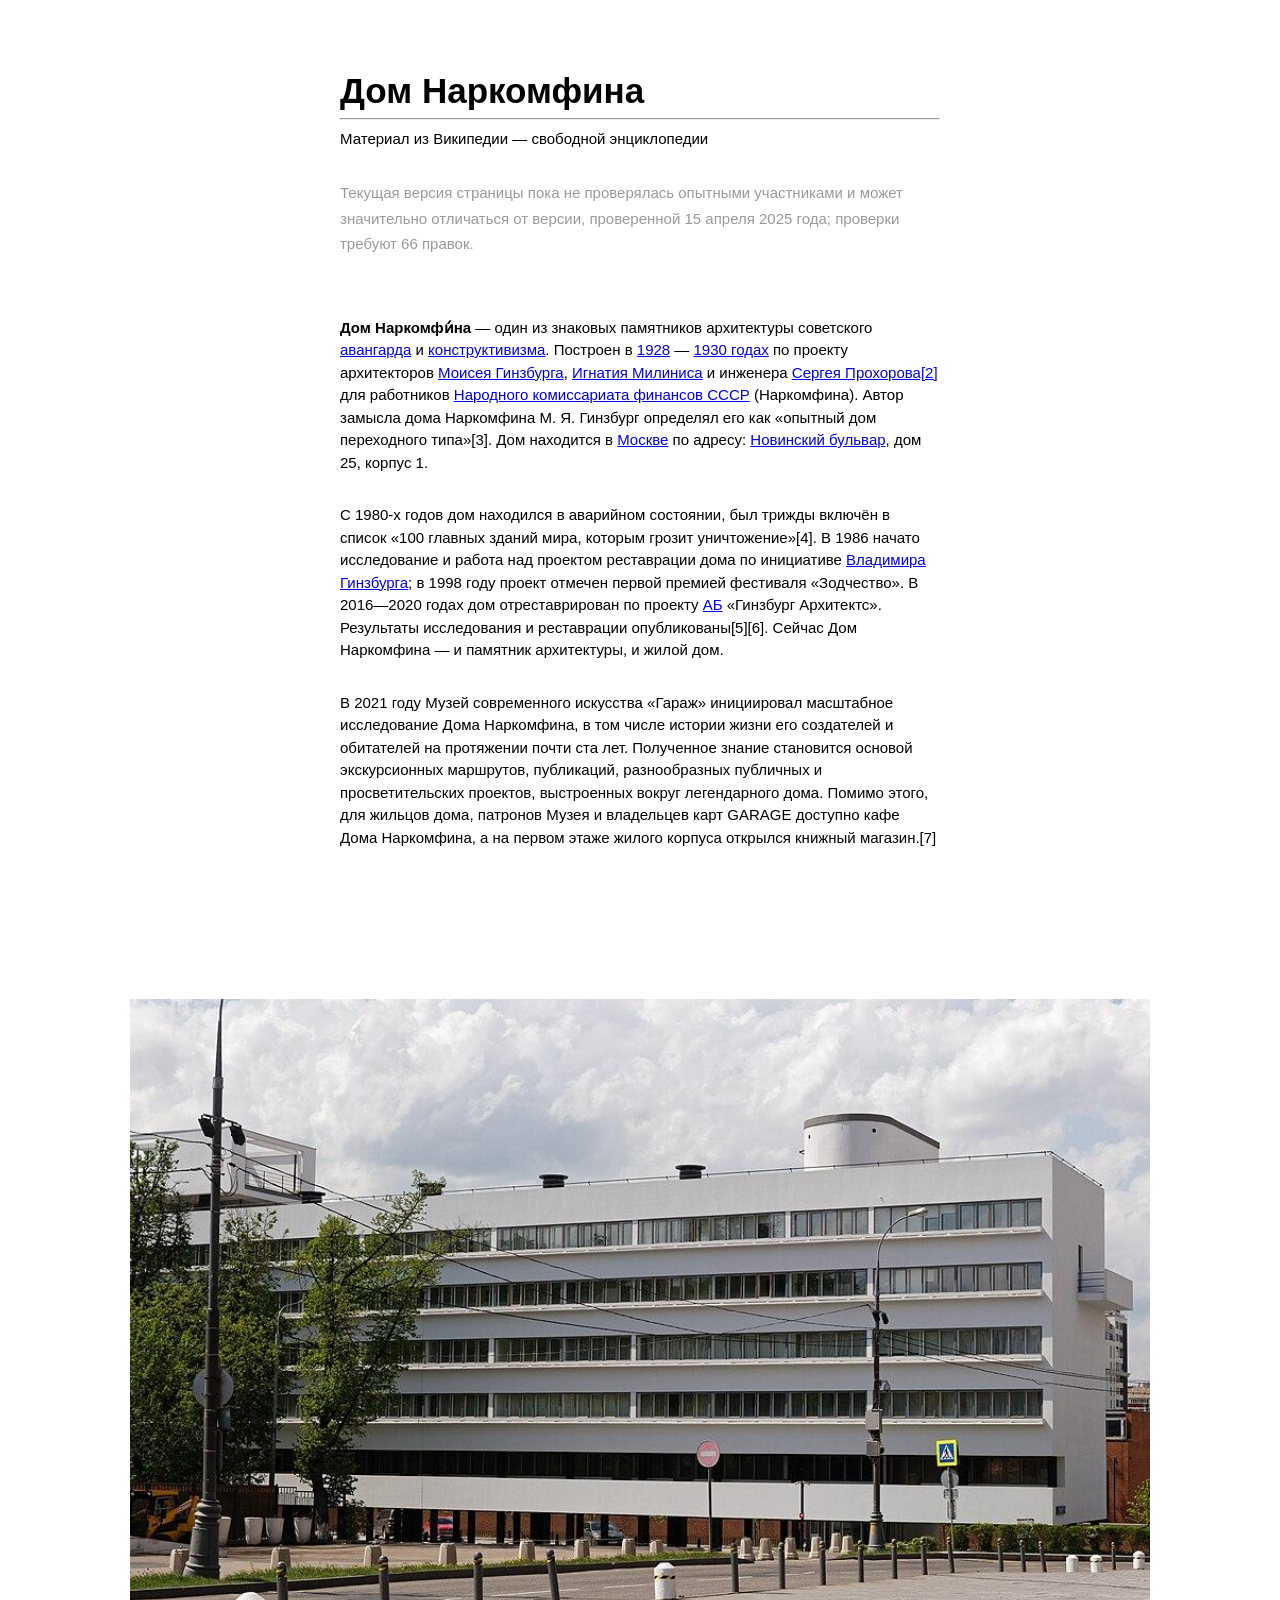
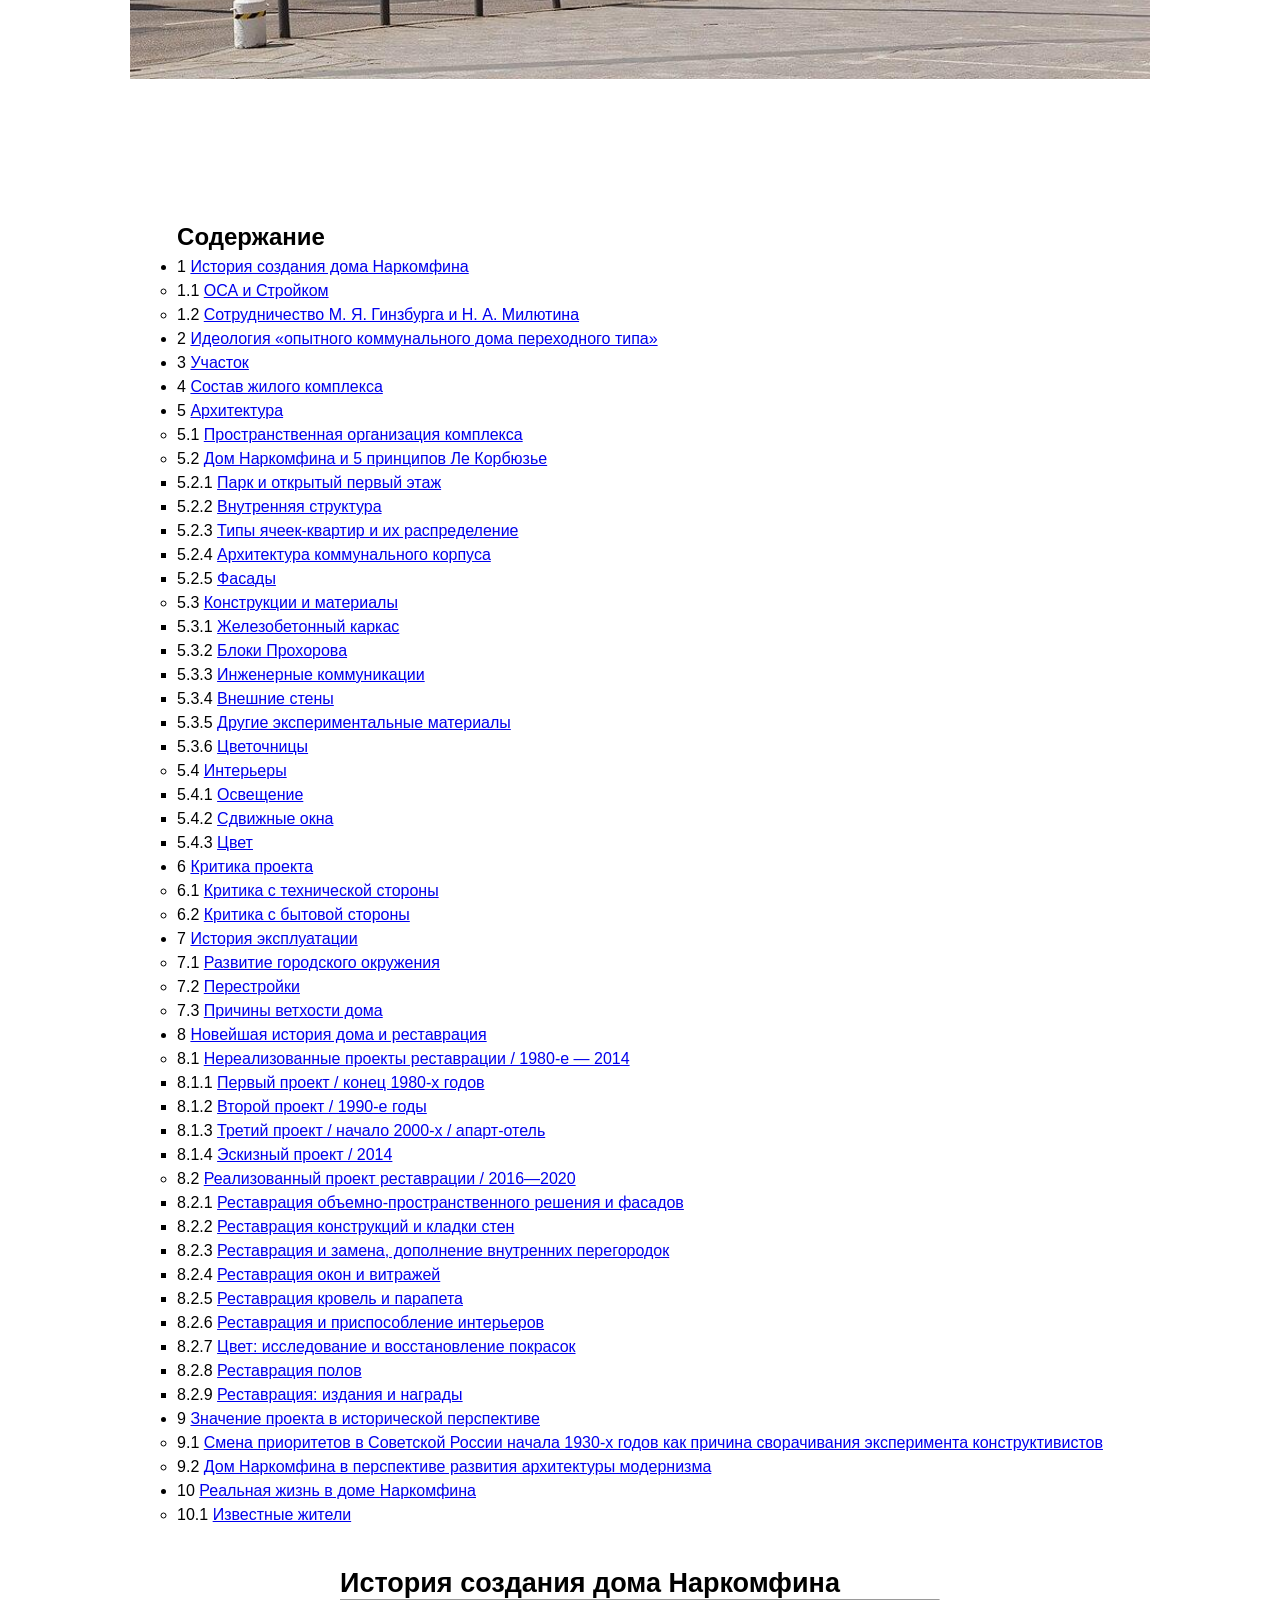
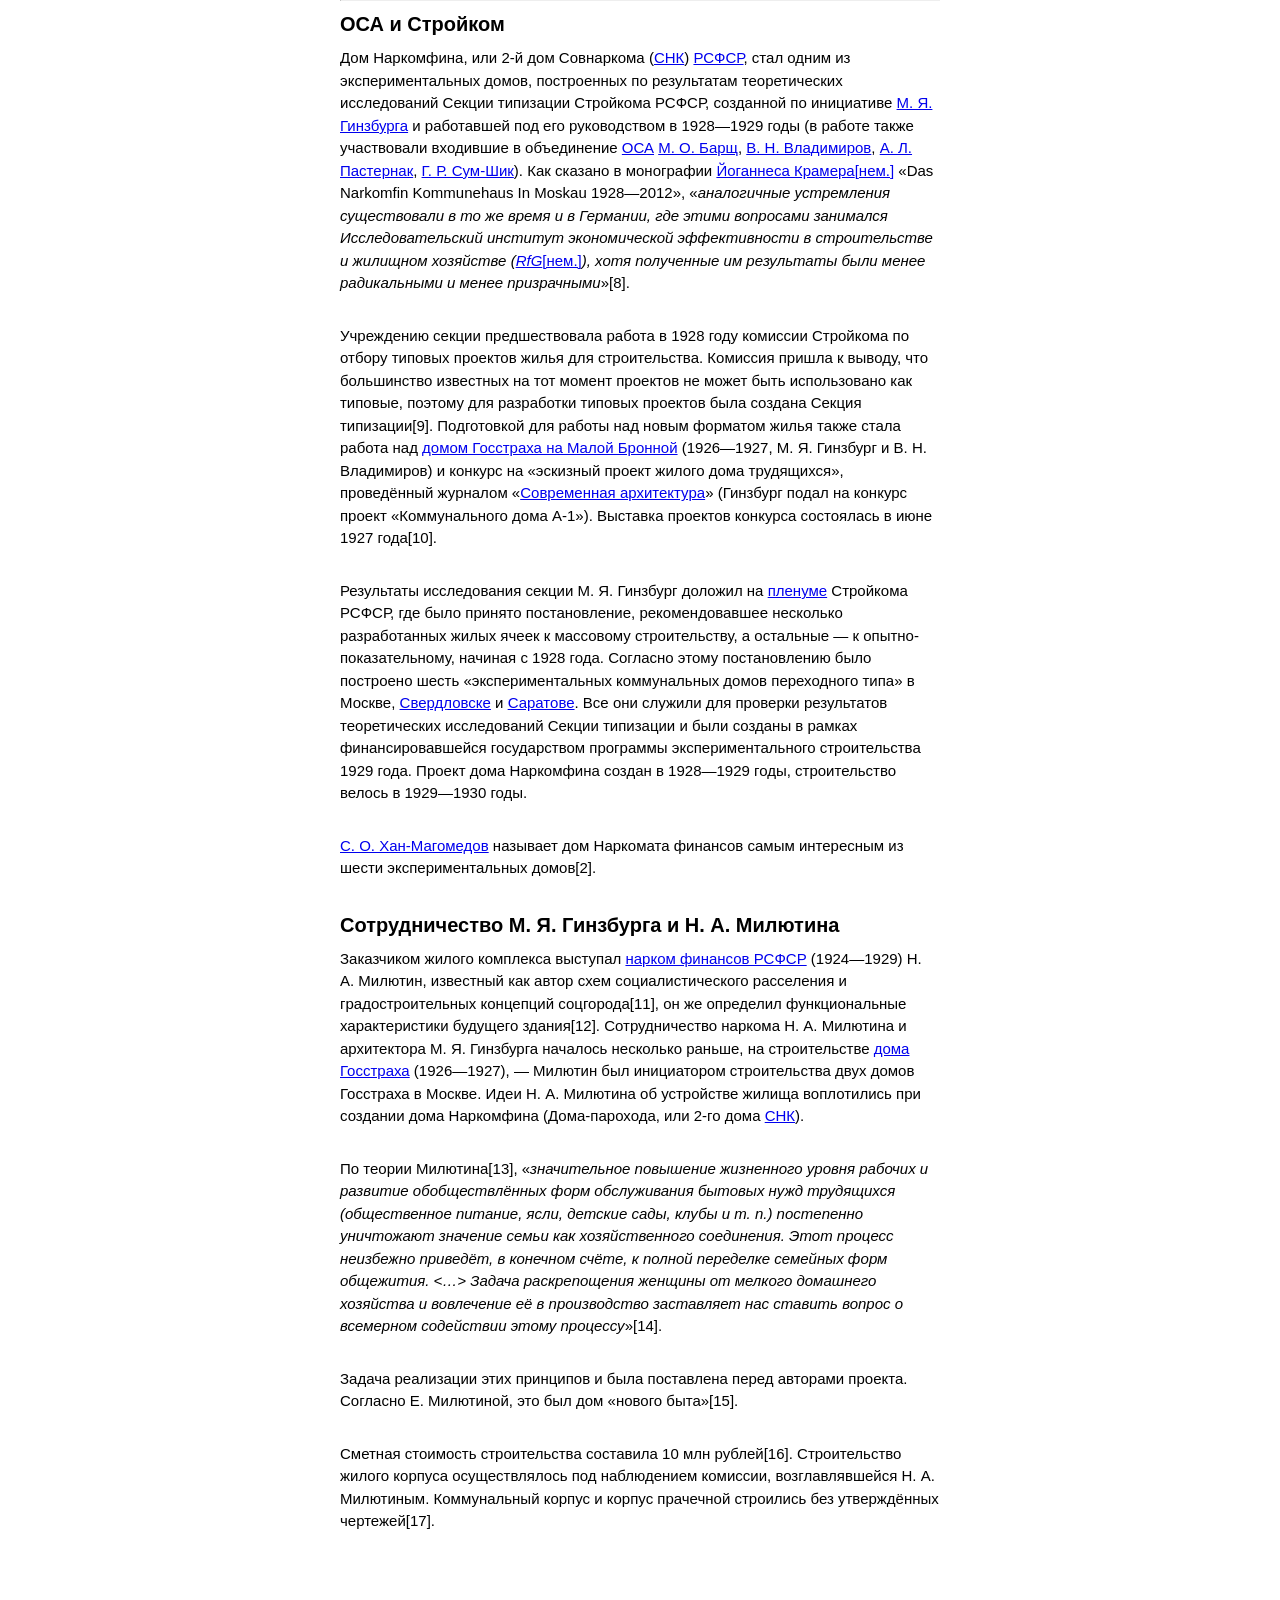
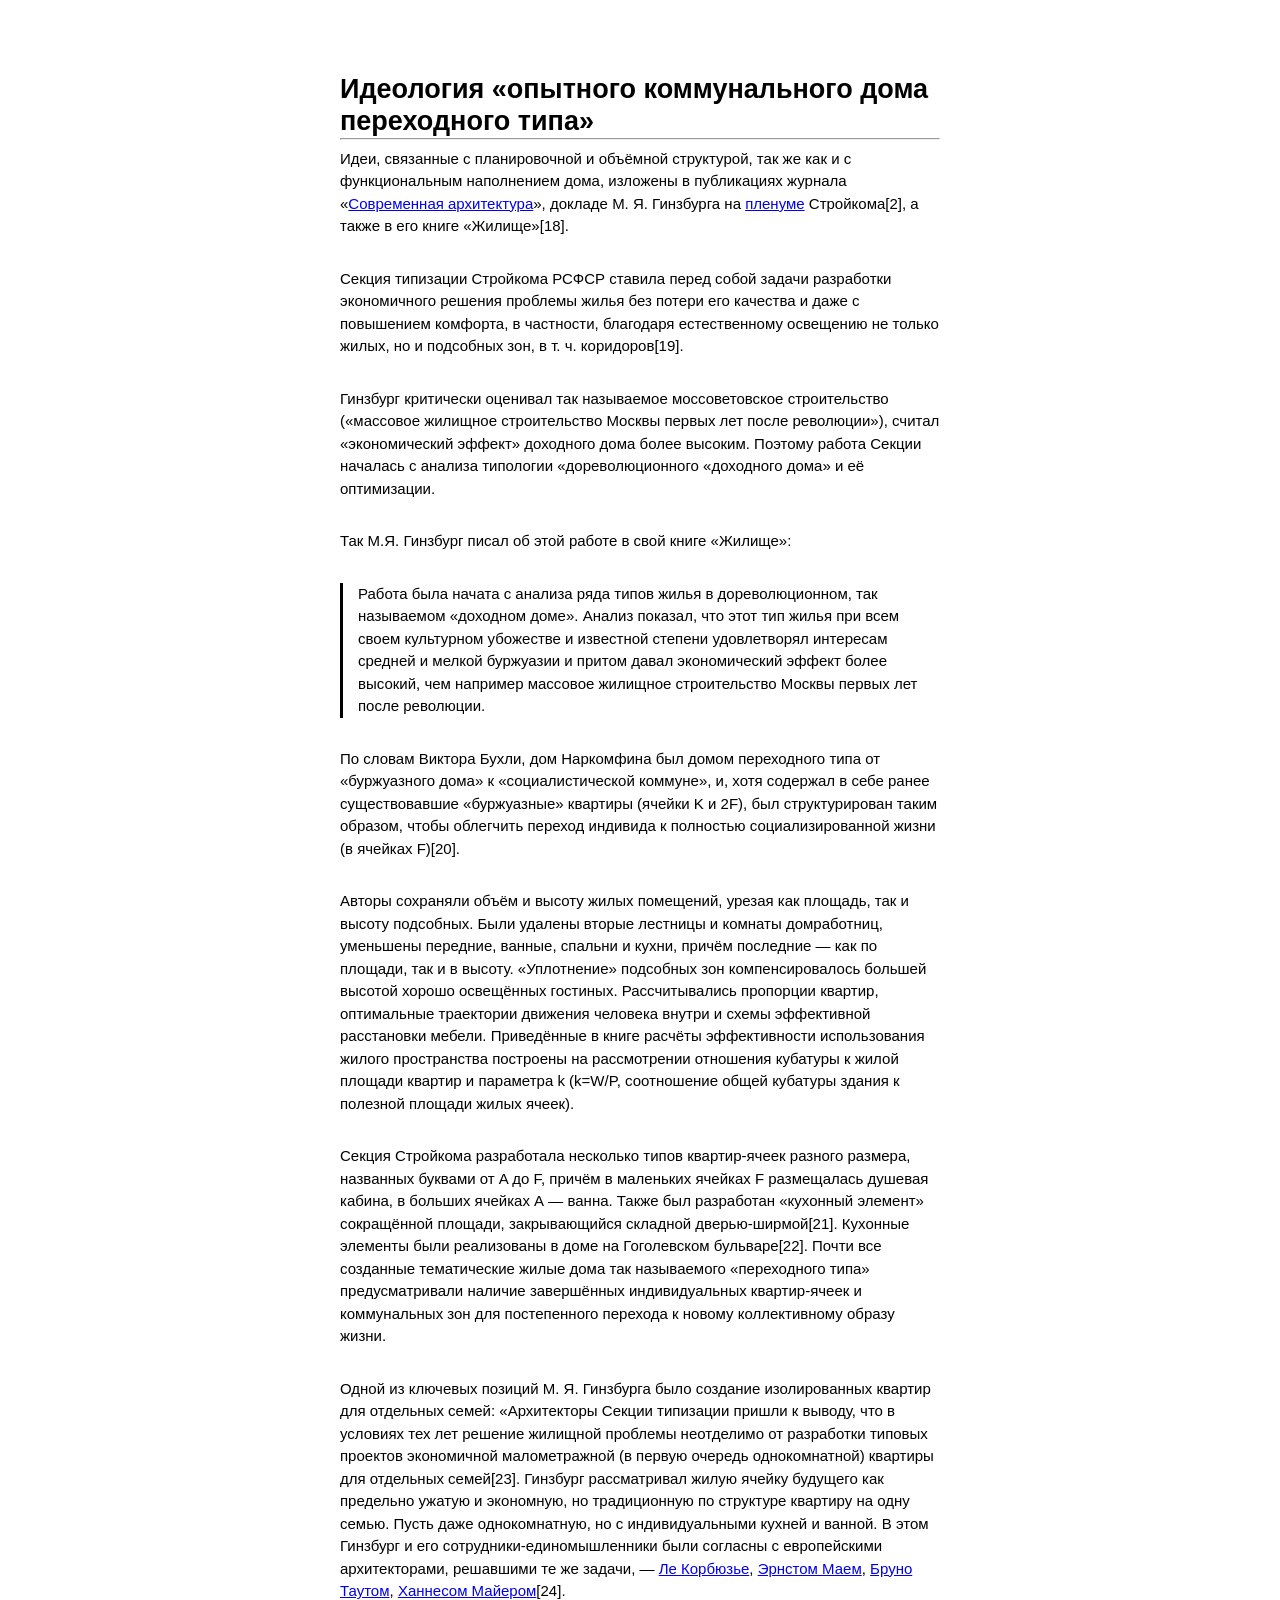
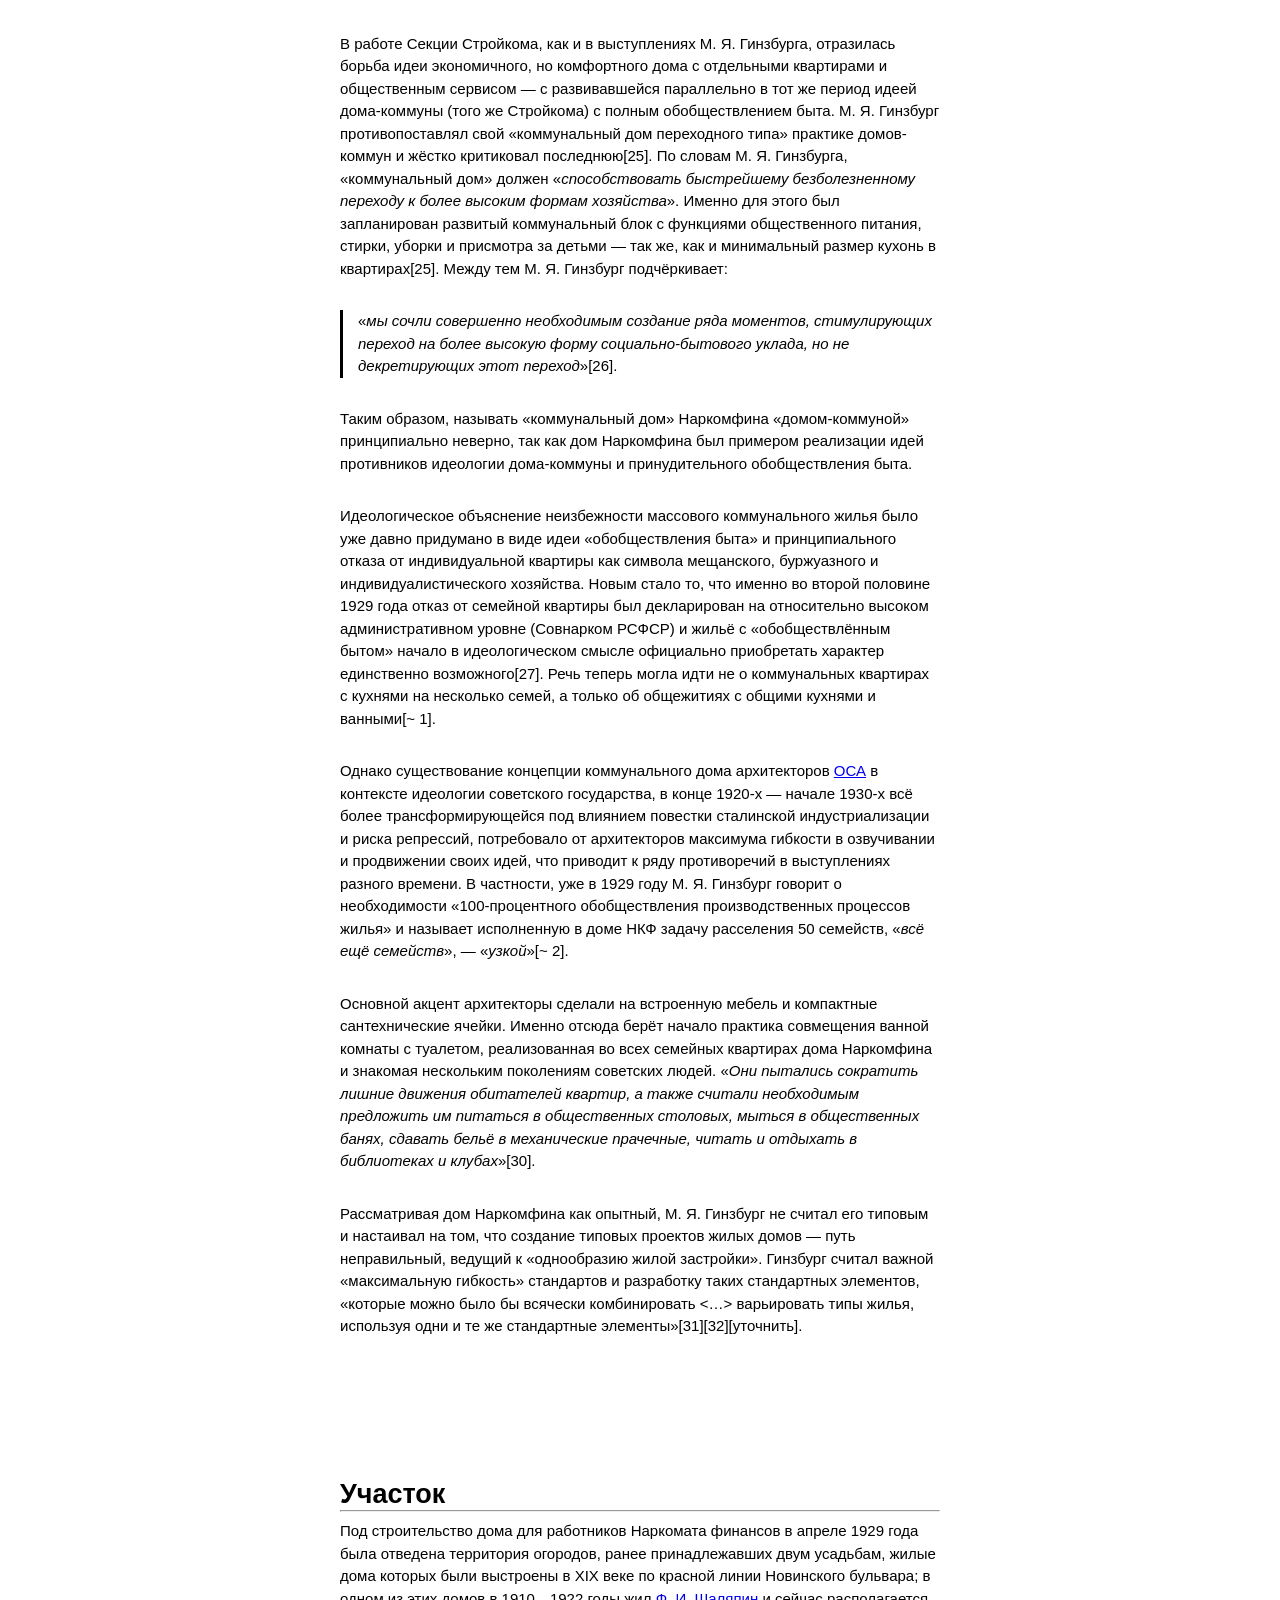
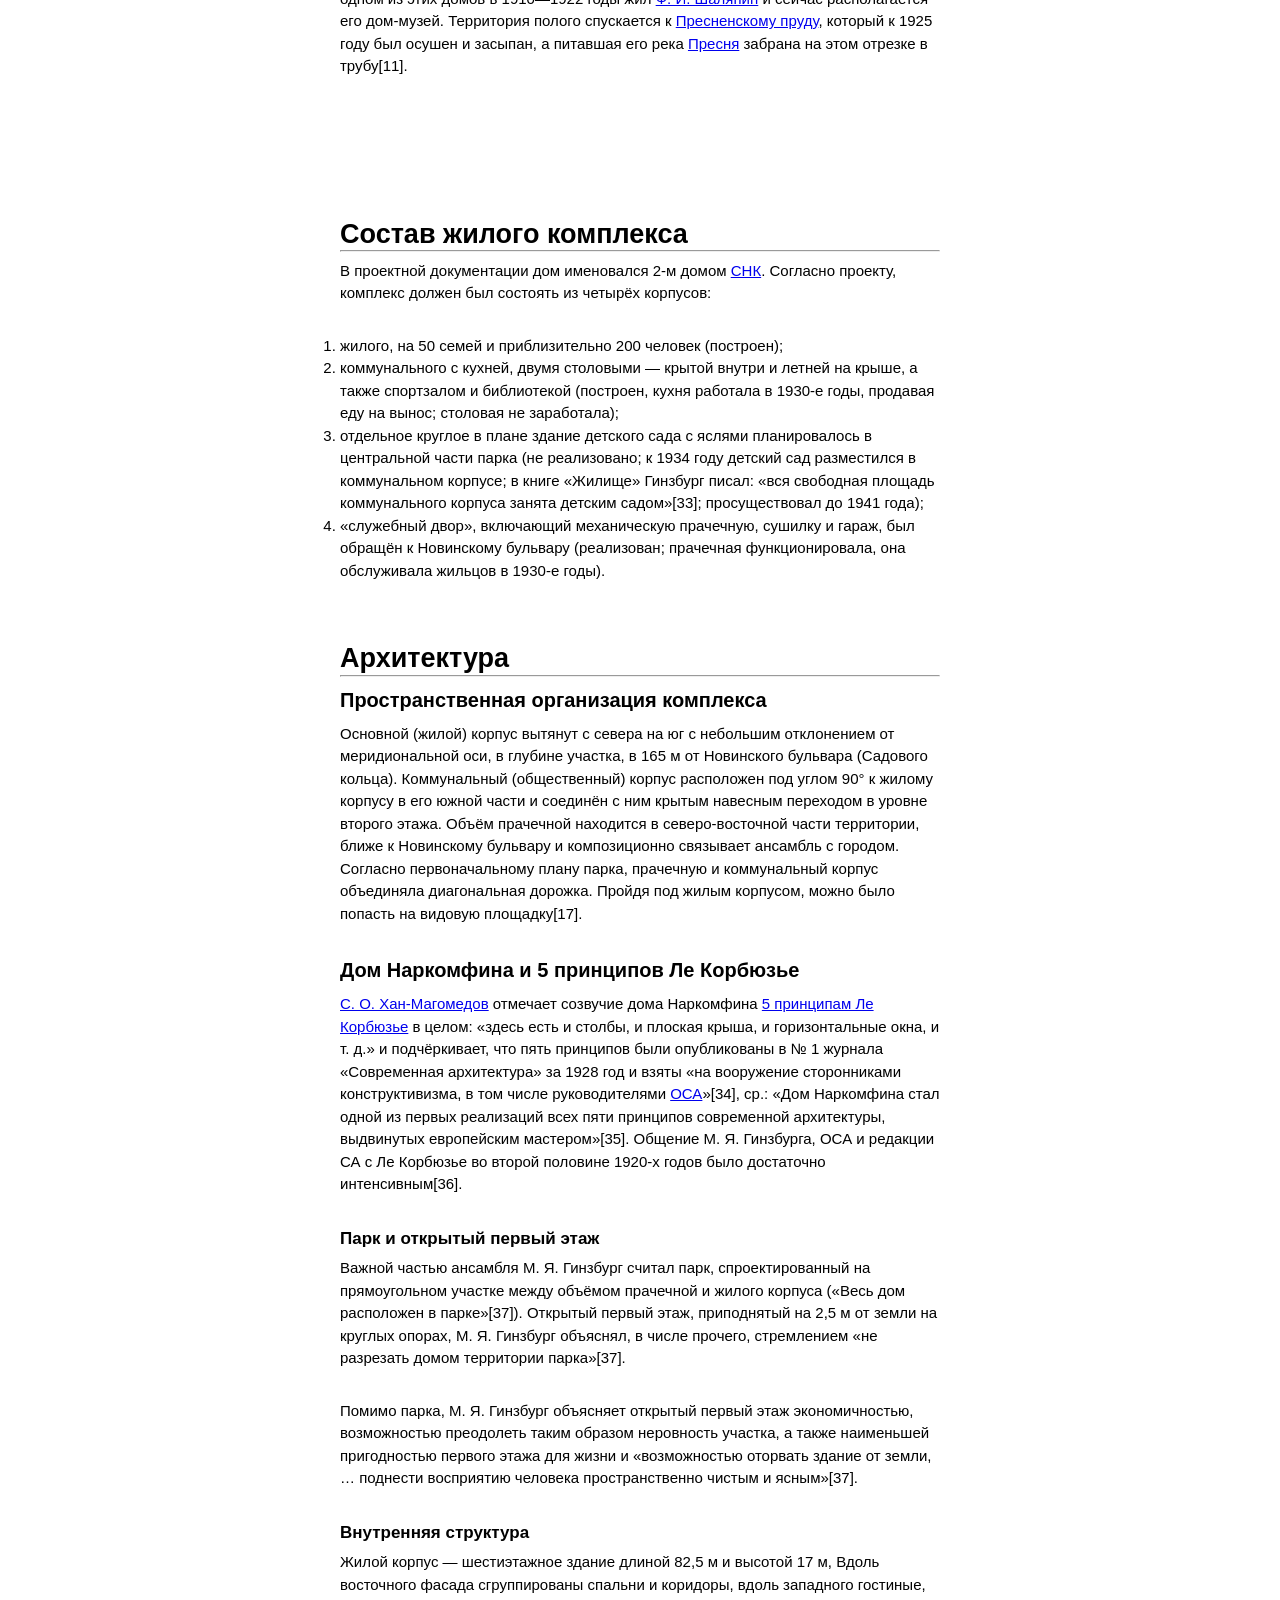
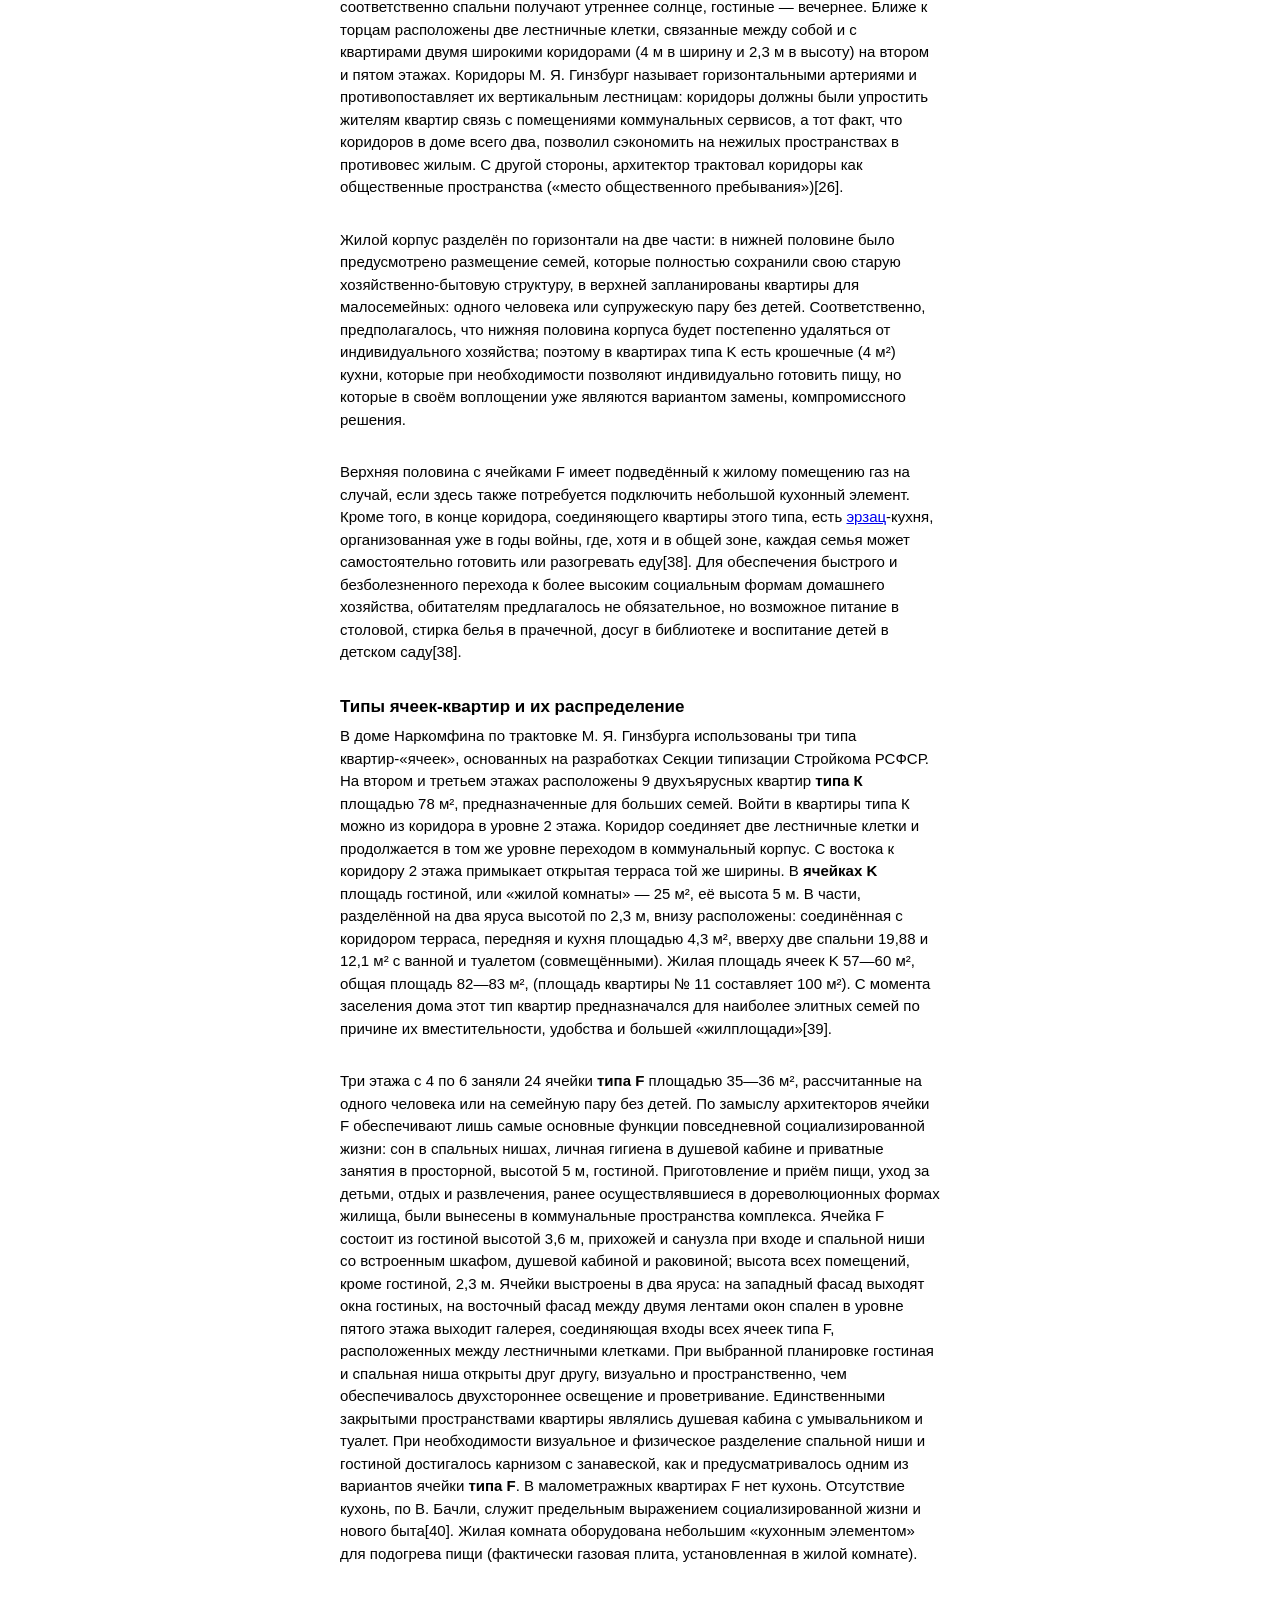
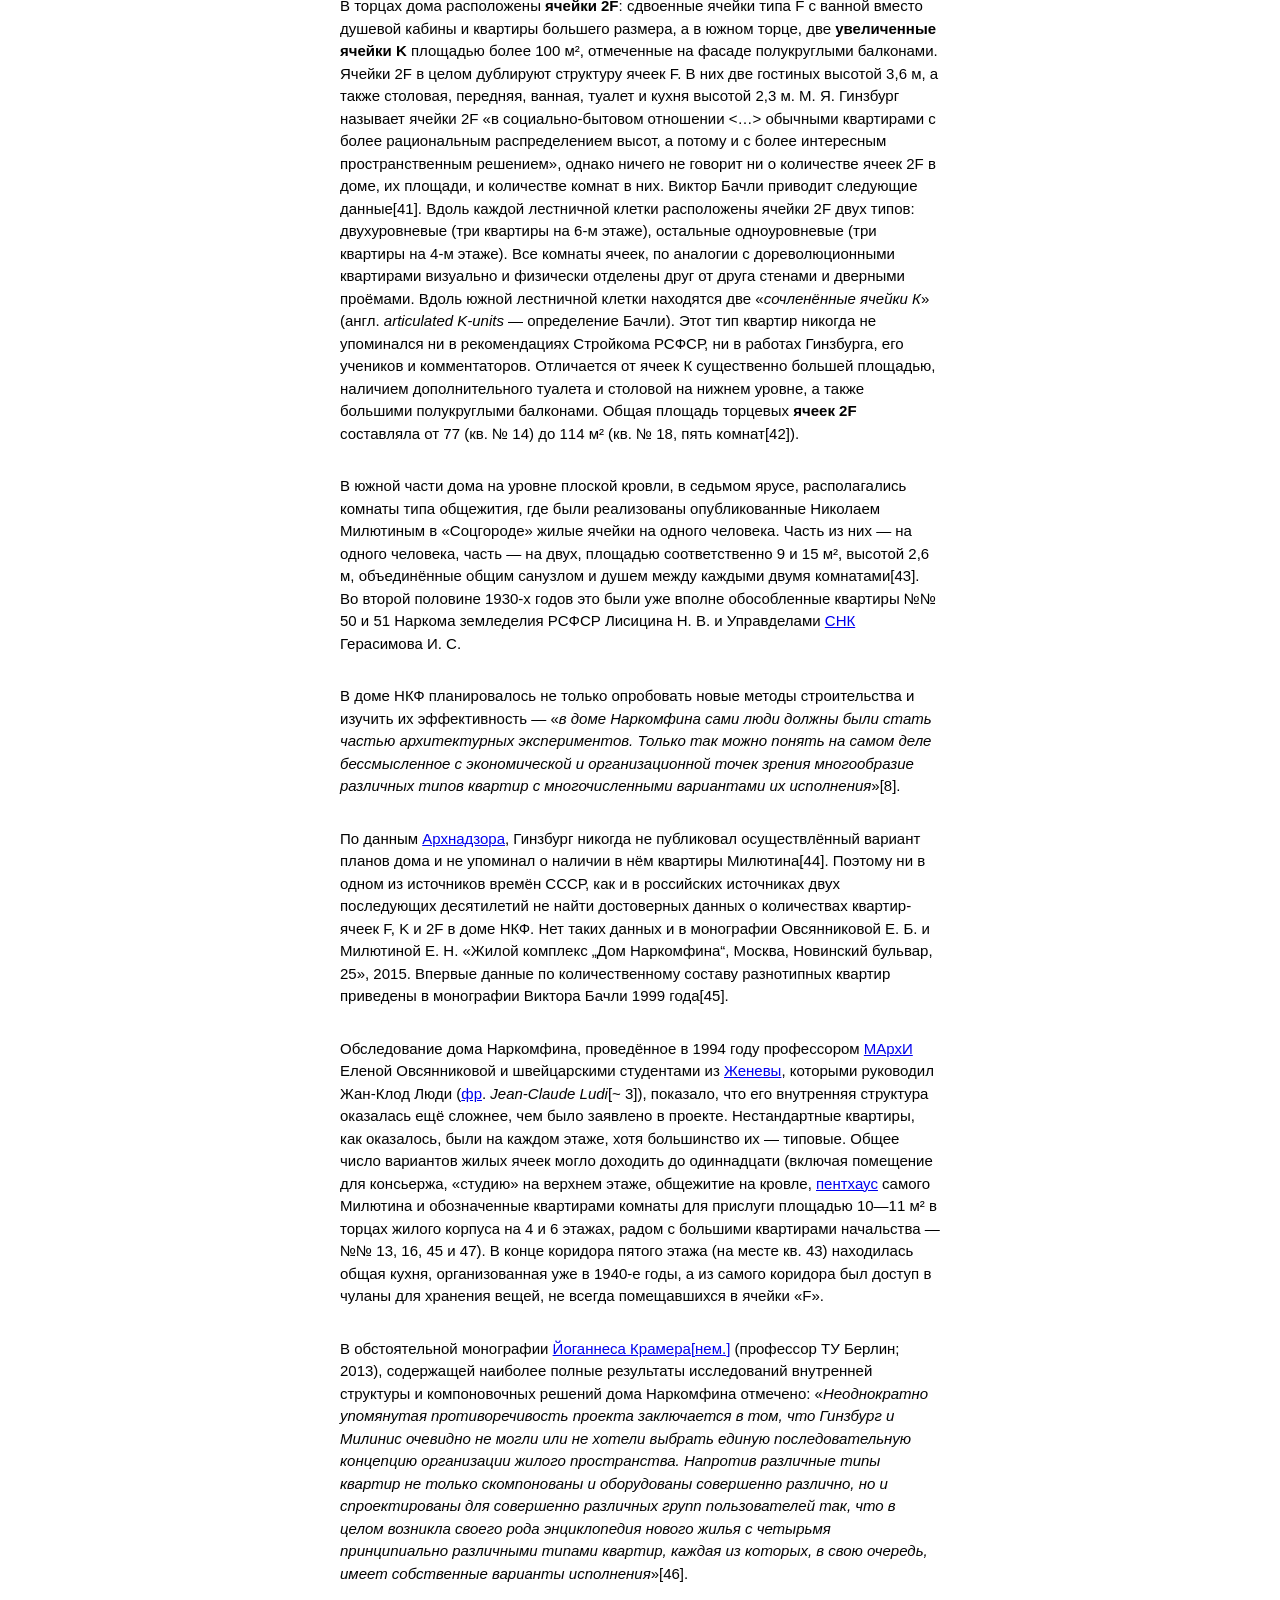
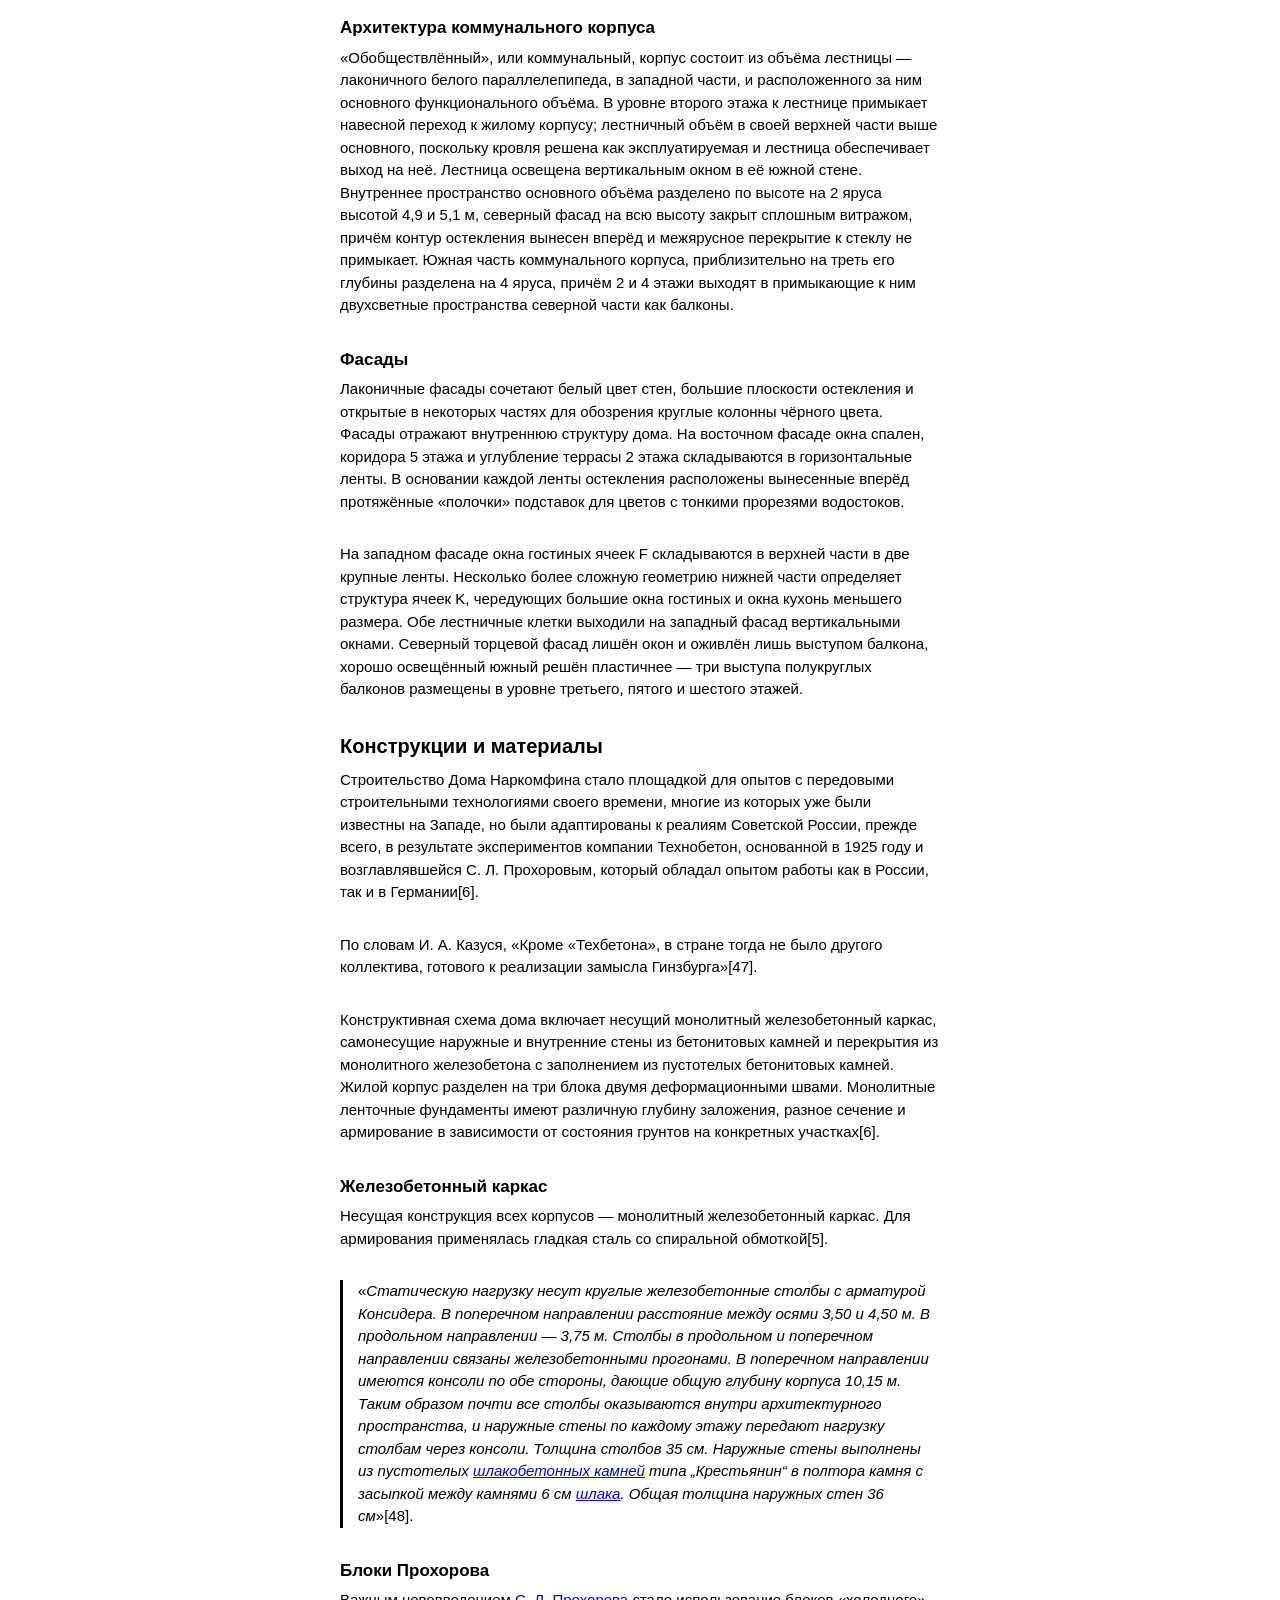
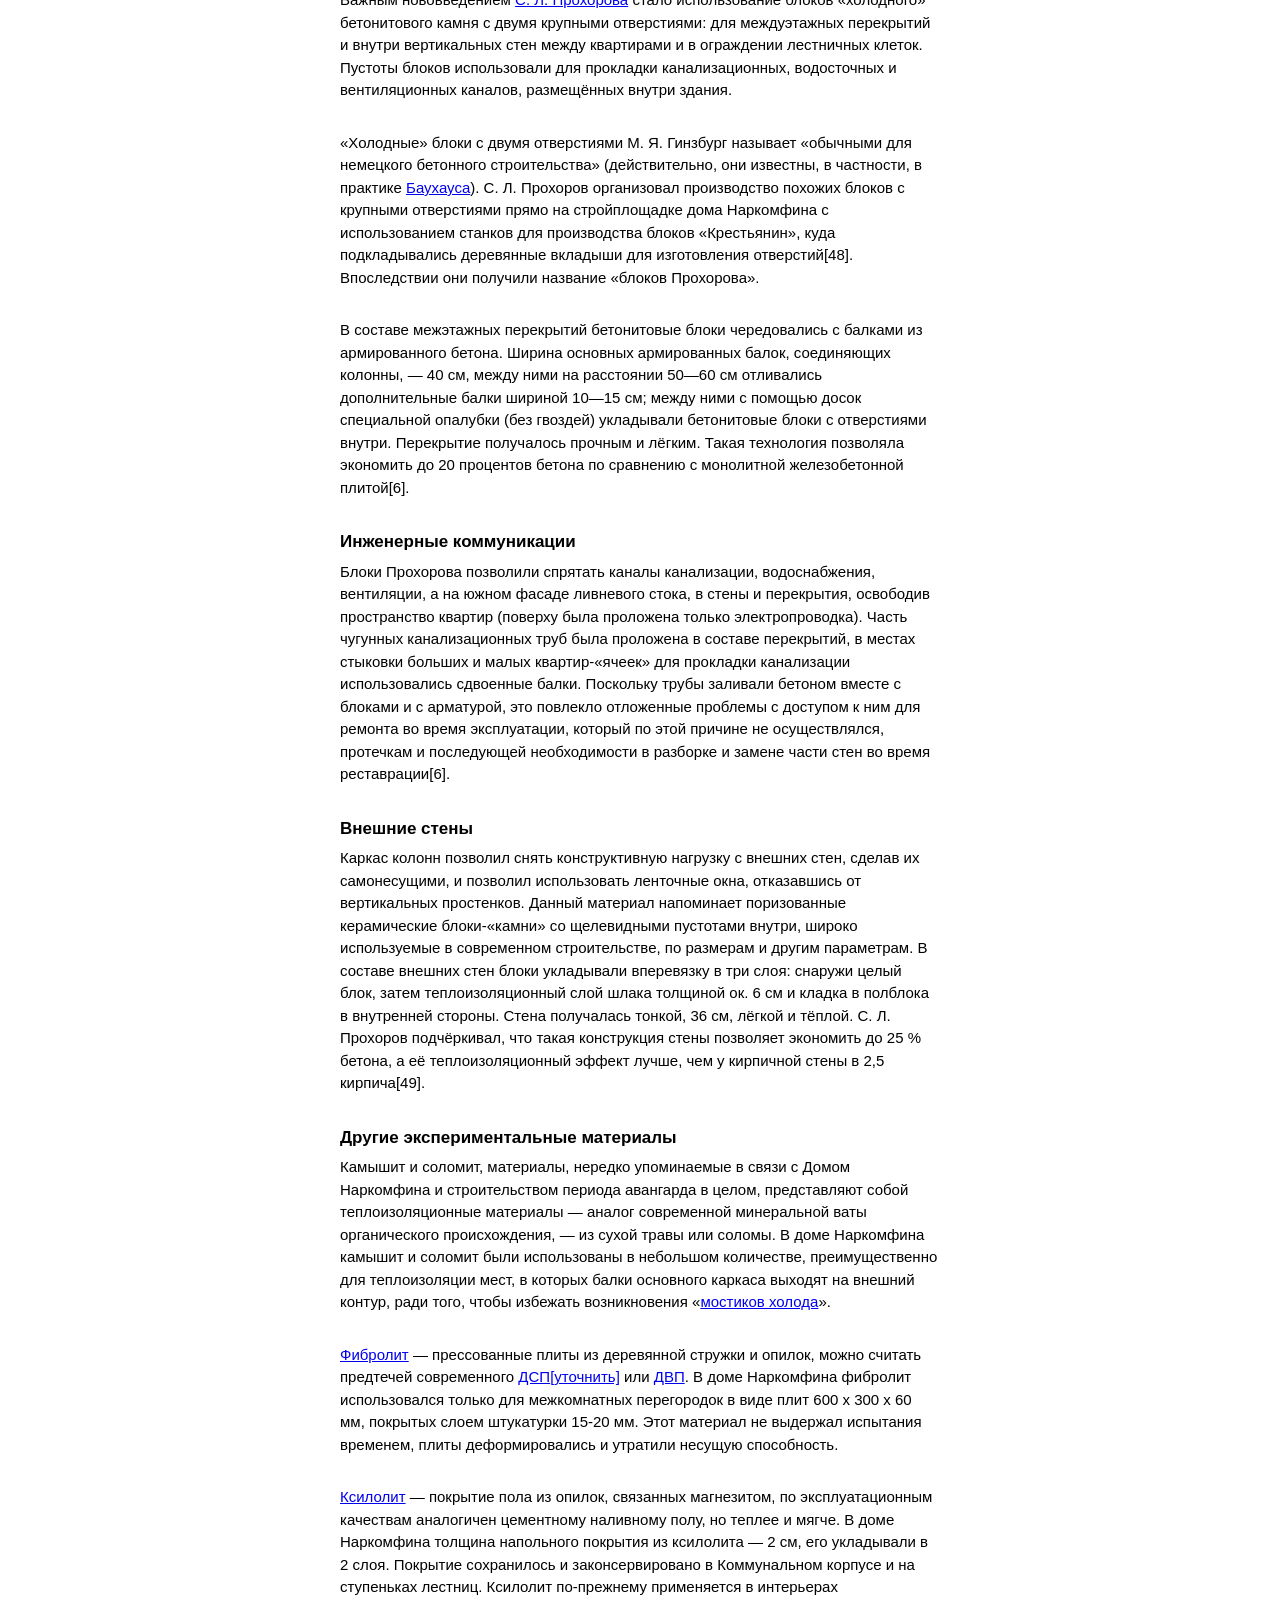
<file: Новикова.html>
<!DOCTYPE html>
<html lang="en">
    <head>
        <meta charset="UTF-8">
        <meta name="viewport" content="width=device-width, initial-scale=1.0">
        <link rel="stylesheet" href="style.css"> 
    </head>
    <body>
        <div class="section">
            <h1>Дом Наркомфина</h1>
            <hr>
            <p>Материал из Википедии — свободной энциклопедии</p>
            <p class="description">Текущая версия страницы пока <a href="https://ru.wikipedia.org/wiki/%D0%92%D0%B8%D0%BA%D0%B8%D0%BF%D0%B5%D0%B4%D0%B8%D1%8F:%D0%9F%D1%80%D0%BE%D0%B2%D0%B5%D1%80%D0%BA%D0%B0_%D1%81%D1%82%D0%B0%D1%82%D0%B5%D0%B9/%D0%9F%D0%BE%D1%8F%D1%81%D0%BD%D0%B5%D0%BD%D0%B8%D0%B5_%D0%B4%D0%BB%D1%8F_%D1%87%D0%B8%D1%82%D0%B0%D1%82%D0%B5%D0%BB%D0%B5%D0%B9">не проверялась</a> опытными участниками и может значительно отличаться <a href="https://ru.wikipedia.org/w/index.php?title=%D0%94%D0%BE%D0%BC_%D0%9D%D0%B0%D1%80%D0%BA%D0%BE%D0%BC%D1%84%D0%B8%D0%BD%D0%B0&stable=1">от версии, проверенной 15 апреля 2025 года</a>; проверки требуют <a href="https://ru.wikipedia.org/w/index.php?title=%D0%94%D0%BE%D0%BC_%D0%9D%D0%B0%D1%80%D0%BA%D0%BE%D0%BC%D1%84%D0%B8%D0%BD%D0%B0&oldid=136482660&diff=cur&diffonly=0">66 правок</a>.</p>
            <p> <span class="bold">Дом Наркомфи́на</span> — один из знаковых памятников архитектуры советского <a href="https://ru.wikipedia.org/wiki/%D0%90%D0%B2%D0%B0%D0%BD%D0%B3%D0%B0%D1%80%D0%B4_(%D0%B8%D1%81%D0%BA%D1%83%D1%81%D1%81%D1%82%D0%B2%D0%BE)">авангарда</a> и <a href="https://ru.wikipedia.org/wiki/%D0%9A%D0%BE%D0%BD%D1%81%D1%82%D1%80%D1%83%D0%BA%D1%82%D0%B8%D0%B2%D0%B8%D0%B7%D0%BC_(%D0%B8%D1%81%D0%BA%D1%83%D1%81%D1%81%D1%82%D0%B2%D0%BE)">конструктивизма</a>. Построен в <a href="https://ru.wikipedia.org/wiki/1928_%D0%B3%D0%BE%D0%B4">1928</a> — <a href="https://ru.wikipedia.org/wiki/1930_%D0%B3%D0%BE%D0%B4">1930 годах</a> по проекту архитекторов <a href="https://ru.wikipedia.org/wiki/%D0%93%D0%B8%D0%BD%D0%B7%D0%B1%D1%83%D1%80%D0%B3,_%D0%9C%D0%BE%D0%B8%D1%81%D0%B5%D0%B9_%D0%AF%D0%BA%D0%BE%D0%B2%D0%BB%D0%B5%D0%B2%D0%B8%D1%87">Моисея Гинзбурга</a>, <a href="https://ru.wikipedia.org/wiki/%D0%9C%D0%B8%D0%BB%D0%B8%D0%BD%D0%B8%D1%81,_%D0%98%D0%B3%D0%BD%D0%B0%D1%82%D0%B8%D0%B9_%D0%A4%D1%80%D0%B0%D0%BD%D1%86%D0%B5%D0%B2%D0%B8%D1%87">Игнатия Милиниса</a> и инженера <a href="https://ru.wikipedia.org/wiki/%D0%9F%D1%80%D0%BE%D1%85%D0%BE%D1%80%D0%BE%D0%B2,_%D0%A1%D0%B5%D1%80%D0%B3%D0%B5%D0%B9_%D0%9B%D1%8C%D0%B2%D0%BE%D0%B2%D0%B8%D1%87">Сергея Прохорова[2]</a> для работников <a href="https://ru.wikipedia.org/wiki/%D0%9D%D0%B0%D1%80%D0%BE%D0%B4%D0%BD%D1%8B%D0%B9_%D0%BA%D0%BE%D0%BC%D0%B8%D1%81%D1%81%D0%B0%D1%80%D0%B8%D0%B0%D1%82_%D1%84%D0%B8%D0%BD%D0%B0%D0%BD%D1%81%D0%BE%D0%B2_%D0%A1%D0%A1%D0%A1%D0%A0">Народного комиссариата финансов СССР</a> (Наркомфина). Автор замысла дома Наркомфина М. Я. Гинзбург определял его как «опытный дом переходного типа»[3]. Дом находится в <a href="https://ru.wikipedia.org/wiki/%D0%9C%D0%BE%D1%81%D0%BA%D0%B2%D0%B0">Москве</a> по адресу: <a href="https://ru.wikipedia.org/wiki/%D0%9D%D0%BE%D0%B2%D0%B8%D0%BD%D1%81%D0%BA%D0%B8%D0%B9_%D0%B1%D1%83%D0%BB%D1%8C%D0%B2%D0%B0%D1%80">Новинский бульвар</a>, дом 25, корпус 1.</p>
            <p>С 1980-х годов дом находился в аварийном состоянии, был трижды включён в список «100 главных зданий мира, которым грозит уничтожение»[4]. В 1986 начато исследование и работа над проектом реставрации дома по инициативе <a href="https://ru.wikipedia.org/wiki/%D0%93%D0%B8%D0%BD%D0%B7%D0%B1%D1%83%D1%80%D0%B3,_%D0%92%D0%BB%D0%B0%D0%B4%D0%B8%D0%BC%D0%B8%D1%80_%D0%9C%D0%BE%D0%B8%D1%81%D0%B5%D0%B5%D0%B2%D0%B8%D1%87">Владимира Гинзбурга</a>; в 1998 году проект отмечен первой премией фестиваля «Зодчество». В 2016—2020 годах дом отреставрирован по проекту <a href="https://ru.wikipedia.org/wiki/%D0%90%D1%80%D1%85%D0%B8%D1%82%D0%B5%D0%BA%D1%82%D1%83%D1%80%D0%BD%D0%BE%D0%B5_%D0%B1%D1%8E%D1%80%D0%BE">АБ</a> «Гинзбург Архитектс». Результаты исследования и реставрации опубликованы[5][6]. Сейчас Дом Наркомфина — и памятник архитектуры, и жилой дом.</p>
            <p>В 2021 году Музей современного искусства «Гараж» инициировал масштабное исследование Дома Наркомфина, в том числе истории жизни его создателей и обитателей на протяжении почти ста лет. Полученное знание становится основой экскурсионных маршрутов, публикаций, разнообразных публичных и просветительских проектов, выстроенных вокруг легендарного дома. Помимо этого, для жильцов дома, патронов Музея и владельцев карт GARAGE доступно кафе Дома Наркомфина, а на первом этаже жилого корпуса открылся книжный магазин.[7]</p>
        </div>
        <img src="Дом Наркомфина.jpg" alt="">
        <div>
            <h2>Содержание</h2>
            <ul>
                <li>
                    1 <a href="#История создания дома Наркомфина">История создания дома Наркомфина</a>
                    <ul>
                        <li>1.1 <a href="#ОСА и Стройком">ОСА и Стройком</a></li>
                        <li>1.2 <a href="#Сотрудничество М. Я. Гинзбурга и Н. А. Милютина">Сотрудничество М. Я. Гинзбурга и Н. А. Милютина</a></li>
                    </ul>
                </li>
                <li> 2 <a href="#Идеология «опытного коммунального дома переходного типа»">Идеология «опытного коммунального дома переходного типа»</a></li>
                <li> 3 <a href="#Участок">Участок</a></li>
                <li> 4 <a href="#Состав жилого комплекса">Состав жилого комплекса</a></li>
                <li>
                    5 <a href="#Архитектура">Архитектура</a>
                    <ul>
                        <li>5.1 <a href="#Пространственная организация комплекса">Пространственная организация комплекса</a></li>
                        <li>5.2 <a href="#Дом Наркомфина и 5 принципов Ле Корбюзье">Дом Наркомфина и 5 принципов Ле Корбюзье</a></li>
                        <ul>
                            <li>5.2.1 <a href="#Парк и открытый первый этаж">Парк и открытый первый этаж</a></li>
                            <li>5.2.2 <a href="#Внутренняя структура">Внутренняя структура</a></li>
                            <li>5.2.3 <a href="#Типы ячеек-квартир и их распределение">Типы ячеек-квартир и их распределение</a></li>
                            <li>5.2.4 <a href="#Архитектура коммунального корпуса">Архитектура коммунального корпуса</a></li>
                            <li>5.2.5 <a href="#Фасады">Фасады</a>
                            </li>
                        </ul>
                        <li>5.3 <a href="#Конструкции и материалы">Конструкции и материалы</a></li>
                        <ul>
                            <li>5.3.1 <a href="#Железобетонный каркас">Железобетонный каркас</a></li>
                            <li>5.3.2 <a href="#Блоки Прохорова">Блоки Прохорова</a></li>
                            <li>5.3.3 <a href="#Инженерные коммуникации">Инженерные коммуникации</a></li>
                            <li>5.3.4 <a href="#Внешние стены">Внешние стены</a></li>
                            <li>5.3.5 <a href="#Другие экспериментальные материалы">Другие экспериментальные материалы</a></li>
                            <li>5.3.6 <a href="#Цветочницы">Цветочницы</a></li>
                        </ul>
                        <li>5.4 <a href="#Интерьеры">Интерьеры</a></li>
                        <ul>
                            <li>5.4.1 <a href="#Освещение">Освещение</a></li>
                            <li>5.4.2 <a href="#Сдвижные окна">Сдвижные окна</a></li>
                            <li>5.4.3 <a href="#Цвет">Цвет</a></li>
                        </ul>
                    </ul>
                </li>
                <li>
                    6 <a href="#Критика проекта">Критика проекта</a>
                    <ul>
                        <li>6.1 <a href="#Критика с технической стороны">Критика с технической стороны</a></li>
                        <li>6.2 <a href="#Критика с бытовой стороны">Критика с бытовой стороны</a></li>
                    </ul>
                </li>
                <li>
                    7 <a href="#История эксплуатации">История эксплуатации</a>
                    <ul>
                        <li>7.1 <a href="#Развитие городского окружения">Развитие городского окружения</a></li>
                        <li>7.2 <a href="#Перестройки">Перестройки</a></li>
                        <li>7.3 <a href="#Причины ветхости дома">Причины ветхости дома</a></li>
                    </ul>
                </li>
                <li>
                    8 <a href="#Новейшая история дома и реставрация">Новейшая история дома и реставрация</a>
                    <ul>
                        <li>
                            8.1 <a href="#Нереализованные проекты реставрации / 1980-е — 2014">Нереализованные проекты реставрации / 1980-е — 2014</a>
                            <ul>
                                <li>8.1.1 <a href="#Первый проект / конец 1980-х годов">Первый проект / конец 1980-х годов</a></li>
                                <li>8.1.2 <a href="#Второй проект / 1990-е годы">Второй проект / 1990-е годы</a></li>
                                <li>8.1.3 <a href="#Третий проект / начало 2000-х / апарт-отель">Третий проект / начало 2000-х / апарт-отель</a></li>
                                <li>8.1.4 <a href="#Эскизный проект / 2014">Эскизный проект / 2014</a></li>
                            </ul>
                        </li>
                        <li>
                            8.2 <a href="#Реализованный проект реставрации / 2016—2020">Реализованный проект реставрации / 2016—2020</a>
                            <ul>
                                <li>8.2.1 <a href="#Реставрация объемно-пространственного решения и фасадов">Реставрация объемно-пространственного решения и фасадов</a></li>
                                <li>8.2.2 <a href="#Реставрация конструкций и кладки стен">Реставрация конструкций и кладки стен</a></li>
                                <li>8.2.3 <a href="#Реставрация и замена, дополнение внутренних перегородок">Реставрация и замена, дополнение внутренних перегородок</a></li>
                                <li>8.2.4 <a href="#Реставрация окон и витражей">Реставрация окон и витражей</a></li>
                                <li>8.2.5 <a href="#Реставрация кровель и парапета">Реставрация кровель и парапета</a></li>
                                <li>8.2.6 <a href="#Реставрация и приспособление интерьеров">Реставрация и приспособление интерьеров</a></li>
                                <li>8.2.7 <a href="#Цвет: исследование и восстановление покрасок">Цвет: исследование и восстановление покрасок</a></li>
                                <li>8.2.8 <a href="#Реставрация полов">Реставрация полов</a></li>
                                <li>8.2.9 <a href="#Реставрация: издания и награды">Реставрация: издания и награды</a></li>
                            </ul>
                        </li>
                    </ul>
                </li>
                <li>
                    9 <a href="#Значение проекта в исторической перспективе">Значение проекта в исторической перспективе</a>
                    <ul>
                        <li>9.1 <a href="#Смена приоритетов в Советской России начала 1930-х годов как причина сворачивания эксперимента конструктивистов">Смена приоритетов в Советской России начала 1930-х годов как причина сворачивания эксперимента конструктивистов</a></li>
                        <li>9.2 <a href="#Дом Наркомфина в перспективе развития архитектуры модернизма">Дом Наркомфина в перспективе развития архитектуры модернизма</a></li>
                    </ul>
                </li>
                <li>
                    10 <a href="#Реальная жизнь в доме Наркомфина">Реальная жизнь в доме Наркомфина</a>
                    <ul>
                        <li>10.1 <a href="#Известные жители">Известные жители</a></li>
                    </ul>
                </li>
            </ul>
        </div>
        <div class="section">
            <h2 id="История создания дома Наркомфина">История создания дома Наркомфина</h2>
            <hr>
            <h3 id="ОСА и Стройком">ОСА и Стройком</h3>
            <p>Дом Наркомфина, или 2-й дом Совнаркома (<a href="https://ru.wikipedia.org/wiki/%D0%A1%D0%BE%D0%B2%D0%B5%D1%82_%D0%BD%D0%B0%D1%80%D0%BE%D0%B4%D0%BD%D1%8B%D1%85_%D0%BA%D0%BE%D0%BC%D0%B8%D1%81%D1%81%D0%B0%D1%80%D0%BE%D0%B2">СНК</a>) <a href="https://ru.wikipedia.org/wiki/%D0%A0%D0%BE%D1%81%D1%81%D0%B8%D0%B9%D1%81%D0%BA%D0%B0%D1%8F_%D0%A1%D0%BE%D0%B2%D0%B5%D1%82%D1%81%D0%BA%D0%B0%D1%8F_%D0%A4%D0%B5%D0%B4%D0%B5%D1%80%D0%B0%D1%82%D0%B8%D0%B2%D0%BD%D0%B0%D1%8F_%D0%A1%D0%BE%D1%86%D0%B8%D0%B0%D0%BB%D0%B8%D1%81%D1%82%D0%B8%D1%87%D0%B5%D1%81%D0%BA%D0%B0%D1%8F_%D0%A0%D0%B5%D1%81%D0%BF%D1%83%D0%B1%D0%BB%D0%B8%D0%BA%D0%B0">РСФСР</a>, стал одним из экспериментальных домов, построенных по результатам теоретических исследований Секции типизации Стройкома РСФСР, созданной по инициативе <a href="https://ru.wikipedia.org/wiki/%D0%93%D0%B8%D0%BD%D0%B7%D0%B1%D1%83%D1%80%D0%B3,_%D0%9C%D0%BE%D0%B8%D1%81%D0%B5%D0%B9_%D0%AF%D0%BA%D0%BE%D0%B2%D0%BB%D0%B5%D0%B2%D0%B8%D1%87">М. Я. Гинзбурга</a> и работавшей под его руководством в 1928—1929 годы (в работе также участвовали входившие в объединение <a href="https://ru.wikipedia.org/wiki/%D0%9E%D0%B1%D1%8A%D0%B5%D0%B4%D0%B8%D0%BD%D0%B5%D0%BD%D0%B8%D0%B5_%D1%81%D0%BE%D0%B2%D1%80%D0%B5%D0%BC%D0%B5%D0%BD%D0%BD%D1%8B%D1%85_%D0%B0%D1%80%D1%85%D0%B8%D1%82%D0%B5%D0%BA%D1%82%D0%BE%D1%80%D0%BE%D0%B2">ОСА</a> <a href="https://ru.wikipedia.org/wiki/%D0%91%D0%B0%D1%80%D1%89,_%D0%9C%D0%B8%D1%85%D0%B0%D0%B8%D0%BB_%D0%9E%D1%81%D0%B8%D0%BF%D0%BE%D0%B2%D0%B8%D1%87">М. О. Барщ</a>, <a href="https://ru.wikipedia.org/wiki/%D0%92%D0%BB%D0%B0%D0%B4%D0%B8%D0%BC%D0%B8%D1%80%D0%BE%D0%B2,_%D0%92%D1%8F%D1%87%D0%B5%D1%81%D0%BB%D0%B0%D0%B2_%D0%9D%D0%B8%D0%BA%D0%BE%D0%BB%D0%B0%D0%B5%D0%B2%D0%B8%D1%87">В. Н. Владимиров</a>, <a href="https://ru.wikipedia.org/wiki/%D0%9F%D0%B0%D1%81%D1%82%D0%B5%D1%80%D0%BD%D0%B0%D0%BA,_%D0%90%D0%BB%D0%B5%D0%BA%D1%81%D0%B0%D0%BD%D0%B4%D1%80_%D0%9B%D0%B5%D0%BE%D0%BD%D0%B8%D0%B4%D0%BE%D0%B2%D0%B8%D1%87">А. Л. Пастернак</a>, <a href="https://ru.wikipedia.org/w/index.php?title=%D0%A1%D1%83%D0%BC-%D0%A8%D0%B8%D0%BA,_%D0%93%D1%80%D0%B8%D0%B3%D0%BE%D1%80%D0%B8%D0%B9_%D0%A0%D0%BE%D0%BC%D0%B0%D0%BD%D0%BE%D0%B2%D0%B8%D1%87&action=edit&redlink=1">Г. Р. Сум-Шик</a>). Как сказано в монографии <a href="https://ru.wikipedia.org/w/index.php?title=%D0%9A%D1%80%D0%B0%D0%BC%D0%B5%D1%80,_%D0%99%D0%BE%D0%B3%D0%B0%D0%BD%D0%BD%D0%B5%D1%81&action=edit&redlink=1">Йоганнеса Крамера</a><a href="https://de.wikipedia.org/wiki/Johannes_Cramer">[нем.]</a> «Das Narkomfin Kommunehaus In Moskau 1928—2012», «<span class="italic">аналогичные устремления существовали в то же время и в Германии, где этими вопросами занимался Исследовательский институт экономической эффективности в строительстве и жилищном хозяйстве (<a href="https://ru.wikipedia.org/w/index.php?title=%D0%A0%D0%B5%D0%B9%D1%85%D1%81%D1%81%D0%BA%D0%BE%D0%B5_%D0%B8%D1%81%D1%81%D0%BB%D0%B5%D0%B4%D0%BE%D0%B2%D0%B0%D1%82%D0%B5%D0%BB%D1%8C%D1%81%D0%BA%D0%BE%D0%B5_%D0%BE%D0%B1%D1%89%D0%B5%D1%81%D1%82%D0%B2%D0%BE_%D1%8D%D0%BA%D0%BE%D0%BD%D0%BE%D0%BC%D0%B8%D1%87%D0%B5%D1%81%D0%BA%D0%BE%D0%B9_%D1%8D%D1%84%D1%84%D0%B5%D0%BA%D1%82%D0%B8%D0%B2%D0%BD%D0%BE%D1%81%D1%82%D0%B8_%D0%B2_%D1%81%D1%82%D1%80%D0%BE%D0%B8%D1%82%D0%B5%D0%BB%D1%8C%D1%81%D1%82%D0%B2%D0%B5_%D0%B8_%D0%96%D0%9A%D0%A5&action=edit&redlink=1">RfG</a></span><a href="https://de.wikipedia.org/wiki/Reichsforschungsgesellschaft_f%C3%BCr_Wirtschaftlichkeit_im_Bau-_und_Wohnungswesen">[нем.]</a><span class="italic">), хотя полученные им результаты были менее радикальными и менее призрачными</span>»[8].</p>
            <p>Учреждению секции предшествовала работа в 1928 году комиссии Стройкома по отбору типовых проектов жилья для строительства. Комиссия пришла к выводу, что большинство известных на тот момент проектов не может быть использовано как типовые, поэтому для разработки типовых проектов была создана Секция типизации[9]. Подготовкой для работы над новым форматом жилья также стала работа над <a href="https://ru.wikipedia.org/wiki/%D0%96%D0%B8%D0%BB%D0%BE%D0%B9_%D0%B4%D0%BE%D0%BC_%D0%93%D0%BE%D1%81%D1%81%D1%82%D1%80%D0%B0%D1%85%D0%B0_%D0%BD%D0%B0_%D0%9C%D0%B0%D0%BB%D0%BE%D0%B9_%D0%91%D1%80%D0%BE%D0%BD%D0%BD%D0%BE%D0%B9">домом Госстраха на Малой Бронной</a> (1926—1927, М. Я. Гинзбург и В. Н. Владимиров) и конкурс на «эскизный проект жилого дома трудящихся», проведённый журналом «<a href="https://ru.wikipedia.org/wiki/%D0%A1%D0%BE%D0%B2%D1%80%D0%B5%D0%BC%D0%B5%D0%BD%D0%BD%D0%B0%D1%8F_%D0%B0%D1%80%D1%85%D0%B8%D1%82%D0%B5%D0%BA%D1%82%D1%83%D1%80%D0%B0_(%D0%B6%D1%83%D1%80%D0%BD%D0%B0%D0%BB)">Современная архитектура</a>» (Гинзбург подал на конкурс проект «Коммунального дома А-1»). Выставка проектов конкурса состоялась в июне 1927 года[10].</p>
            <p>Результаты исследования секции М. Я. Гинзбург доложил на <a href="https://ru.wikipedia.org/wiki/%D0%9F%D0%BB%D0%B5%D0%BD%D0%B0%D1%80%D0%BD%D0%BE%D0%B5_%D0%B7%D0%B0%D1%81%D0%B5%D0%B4%D0%B0%D0%BD%D0%B8%D0%B5">пленуме</a> Стройкома РСФСР, где было принято постановление, рекомендовавшее несколько разработанных жилых ячеек к массовому строительству, а остальные — к опытно-показательному, начиная с 1928 года. Согласно этому постановлению было построено шесть «экспериментальных коммунальных домов переходного типа» в Москве, <a href="https://ru.wikipedia.org/wiki/%D0%95%D0%BA%D0%B0%D1%82%D0%B5%D1%80%D0%B8%D0%BD%D0%B1%D1%83%D1%80%D0%B3">Свердловске</a> и <a href="https://ru.wikipedia.org/wiki/%D0%A1%D0%B0%D1%80%D0%B0%D1%82%D0%BE%D0%B2">Саратове</a>. Все они служили для проверки результатов теоретических исследований Секции типизации и были созданы в рамках финансировавшейся государством программы экспериментального строительства 1929 года. Проект дома Наркомфина создан в 1928—1929 годы, строительство велось в 1929—1930 годы.</p>
            <p><a href="https://ru.wikipedia.org/wiki/%D0%A5%D0%B0%D0%BD-%D0%9C%D0%B0%D0%B3%D0%BE%D0%BC%D0%B5%D0%B4%D0%BE%D0%B2,_%D0%A1%D0%B5%D0%BB%D0%B8%D0%BC_%D0%9E%D0%BC%D0%B0%D1%80%D0%BE%D0%B2%D0%B8%D1%87">С. О. Хан-Магомедов</a> называет дом Наркомата финансов самым интересным из шести экспериментальных домов[2].</p>
            <h3 id="Сотрудничество М. Я. Гинзбурга и Н. А. Милютина">Сотрудничество М. Я. Гинзбурга и Н. А. Милютина</h3>
            <p>Заказчиком жилого комплекса выступал <a href="https://ru.wikipedia.org/wiki/%D0%9D%D0%B0%D1%80%D0%BE%D0%B4%D0%BD%D1%8B%D0%B9_%D0%BA%D0%BE%D0%BC%D0%B8%D1%81%D1%81%D0%B0%D1%80%D0%B8%D0%B0%D1%82_%D1%84%D0%B8%D0%BD%D0%B0%D0%BD%D1%81%D0%BE%D0%B2_%D0%A0%D0%A1%D0%A4%D0%A1%D0%A0">нарком финансов РСФСР</a> (1924—1929) Н. А. Милютин, известный как автор схем социалистического расселения и градостроительных концепций соцгорода[11], он же определил функциональные характеристики будущего здания[12]. Сотрудничество наркома Н. А. Милютина и архитектора М. Я. Гинзбурга началось несколько раньше, на строительстве <a href="https://ru.wikipedia.org/wiki/%D0%96%D0%B8%D0%BB%D0%BE%D0%B9_%D0%B4%D0%BE%D0%BC_%D0%93%D0%BE%D1%81%D1%81%D1%82%D1%80%D0%B0%D1%85%D0%B0_%D0%BD%D0%B0_%D0%9C%D0%B0%D0%BB%D0%BE%D0%B9_%D0%91%D1%80%D0%BE%D0%BD%D0%BD%D0%BE%D0%B9">дома Госстраха</a> (1926—1927), — Милютин был инициатором строительства двух домов Госстраха в Москве. Идеи Н. А. Милютина об устройстве жилища воплотились при создании дома Наркомфина (Дома-парохода, или 2-го дома <a href="https://ru.wikipedia.org/wiki/%D0%A1%D0%BE%D0%B2%D0%B5%D1%82_%D0%BD%D0%B0%D1%80%D0%BE%D0%B4%D0%BD%D1%8B%D1%85_%D0%BA%D0%BE%D0%BC%D0%B8%D1%81%D1%81%D0%B0%D1%80%D0%BE%D0%B2">СНК</a>).</p>
            <p>По теории Милютина[13], «<span class="italic">значительное повышение жизненного уровня рабочих и развитие обобществлённых форм обслуживания бытовых нужд трудящихся (общественное питание, ясли, детские сады, клубы и т. п.) постепенно уничтожают значение семьи как хозяйственного соединения. Этот процесс неизбежно приведёт, в конечном счёте, к полной переделке семейных форм общежития. <…> Задача раскрепощения женщины от мелкого домашнего хозяйства и вовлечение её в производство заставляет нас ставить вопрос о всемерном содействии этому процессу</span>»[14].</p>
            <p>Задача реализации этих принципов и была поставлена перед авторами проекта. Согласно Е. Милютиной, это был дом «нового быта»[15].</p>
            <p>Сметная стоимость строительства составила 10 млн рублей[16]. Строительство жилого корпуса осуществлялось под наблюдением комиссии, возглавлявшейся Н. А. Милютиным. Коммунальный корпус и корпус прачечной строились без утверждённых чертежей[17].</p>
        </div>
        <div class="section">
            <h2 id="Идеология «опытного коммунального дома переходного типа»">Идеология «опытного коммунального дома переходного типа»</h2>
            <hr>
            <p>Идеи, связанные с планировочной и объёмной структурой, так же как и с функциональным наполнением дома, изложены в публикациях журнала «<a href="https://ru.wikipedia.org/wiki/%D0%A1%D0%BE%D0%B2%D1%80%D0%B5%D0%BC%D0%B5%D0%BD%D0%BD%D0%B0%D1%8F_%D0%B0%D1%80%D1%85%D0%B8%D1%82%D0%B5%D0%BA%D1%82%D1%83%D1%80%D0%B0_(%D0%B6%D1%83%D1%80%D0%BD%D0%B0%D0%BB)">Современная архитектура</a>», докладе М. Я. Гинзбурга на <a href="https://ru.wikipedia.org/wiki/%D0%9F%D0%BB%D0%B5%D0%BD%D0%B0%D1%80%D0%BD%D0%BE%D0%B5_%D0%B7%D0%B0%D1%81%D0%B5%D0%B4%D0%B0%D0%BD%D0%B8%D0%B5">пленуме</a> Стройкома[2], а также в его книге «Жилище»[18].</p>
            <p>Секция типизации Стройкома РСФСР ставила перед собой задачи разработки экономичного решения проблемы жилья без потери его качества и даже с повышением комфорта, в частности, благодаря естественному освещению не только жилых, но и подсобных зон, в т. ч. коридоров[19].</p>
            <p>Гинзбург критически оценивал так называемое моссоветовское строительство («массовое жилищное строительство Москвы первых лет после революции»), считал «экономический эффект» доходного дома более высоким. Поэтому работа Секции началась с анализа типологии «дореволюционного «доходного дома» и её оптимизации.</p>
            <p>Так М.Я. Гинзбург писал об этой работе в свой книге «Жилище»:</p>
            <div class="quote">
                <p>Работа была начата с анализа ряда типов жилья в дореволюционном, так называемом «доходном доме». Анализ показал, что этот тип жилья при всем своем культурном убожестве и известной степени удовлетворял интересам средней и мелкой буржуазии и притом давал экономический эффект более высокий, чем например массовое жилищное строительство Москвы первых лет после революции.</p>
            </div>
            <p>По словам Виктора Бухли, дом Наркомфина был домом переходного типа от «буржуазного дома» к «социалистической коммуне», и, хотя содержал в себе ранее существовавшие «буржуазные» квартиры (ячейки K и 2F), был структурирован таким образом, чтобы облегчить переход индивида к полностью социализированной жизни (в ячейках F)[20].</p>
            <p>Авторы сохраняли объём и высоту жилых помещений, урезая как площадь, так и высоту подсобных. Были удалены вторые лестницы и комнаты домработниц, уменьшены передние, ванные, спальни и кухни, причём последние — как по площади, так и в высоту. «Уплотнение» подсобных зон компенсировалось большей высотой хорошо освещённых гостиных. Рассчитывались пропорции квартир, оптимальные траектории движения человека внутри и схемы эффективной расстановки мебели. Приведённые в книге расчёты эффективности использования жилого пространства построены на рассмотрении отношения кубатуры к жилой площади квартир и параметра k (k=W/P, соотношение общей кубатуры здания к полезной площади жилых ячеек).</p>
            <p>Секция Стройкома разработала несколько типов квартир-ячеек разного размера, названных буквами от A до F, причём в маленьких ячейках F размещалась душевая кабина, в больших ячейках А — ванна. Также был разработан «кухонный элемент» сокращённой площади, закрывающийся складной дверью-ширмой[21]. Кухонные элементы были реализованы в доме на Гоголевском бульваре[22]. Почти все созданные тематические жилые дома так называемого «переходного типа» предусматривали наличие завершённых индивидуальных квартир-ячеек и коммунальных зон для постепенного перехода к новому коллективному образу жизни.</p>
            <p>Одной из ключевых позиций М. Я. Гинзбурга было создание изолированных квартир для отдельных семей: «Архитекторы Секции типизации пришли к выводу, что в условиях тех лет решение жилищной проблемы неотделимо от разработки типовых проектов экономичной малометражной (в первую очередь однокомнатной) квартиры для отдельных семей[23]. Гинзбург рассматривал жилую ячейку будущего как предельно ужатую и экономную, но традиционную по структуре квартиру на одну семью. Пусть даже однокомнатную, но с индивидуальными кухней и ванной. В этом Гинзбург и его сотрудники-единомышленники были согласны с европейскими архитекторами, решавшими те же задачи, — <a href="https://ru.wikipedia.org/wiki/%D0%9B%D0%B5_%D0%9A%D0%BE%D1%80%D0%B1%D1%8E%D0%B7%D1%8C%D0%B5">Ле Корбюзье</a>, <a href="https://ru.wikipedia.org/wiki/%D0%9C%D0%B0%D0%B9,_%D0%AD%D1%80%D0%BD%D1%81%D1%82">Эрнстом Маем</a>, <a href="https://ru.wikipedia.org/wiki/%D0%A2%D0%B0%D1%83%D1%82,_%D0%91%D1%80%D1%83%D0%BD%D0%BE">Бруно Таутом</a>, <a href="https://ru.wikipedia.org/wiki/%D0%9C%D0%B0%D0%B9%D0%B5%D1%80,_%D0%A5%D0%B0%D0%BD%D0%BD%D0%B5%D1%81">Ханнесом Майером</a>[24].</p>
            <p>В работе Секции Стройкома, как и в выступлениях М. Я. Гинзбурга, отразилась борьба идеи экономичного, но комфортного дома с отдельными квартирами и общественным сервисом — с развивавшейся параллельно в тот же период идеей дома-коммуны (того же Стройкома) с полным обобществлением быта. М. Я. Гинзбург противопоставлял свой «коммунальный дом переходного типа» практике домов-коммун и жёстко критиковал последнюю[25]. По словам М. Я. Гинзбурга, «коммунальный дом» должен «<span class="italic">способствовать быстрейшему безболезненному переходу к более высоким формам хозяйства</span>». Именно для этого был запланирован развитый коммунальный блок с функциями общественного питания, стирки, уборки и присмотра за детьми — так же, как и минимальный размер кухонь в квартирах[25]. Между тем М. Я. Гинзбург подчёркивает:</p>
            <div class="quote">
                <p>«<span class="italic">мы сочли совершенно необходимым создание ряда моментов, стимулирующих переход на более высокую форму социально-бытового уклада, но не декретирующих этот переход</span>»[26].</p>
            </div>
            <p>Таким образом, называть «коммунальный дом» Наркомфина «домом-коммуной» принципиально неверно, так как дом Наркомфина был примером реализации идей противников идеологии дома-коммуны и принудительного обобществления быта.</p>
            <p>Идеологическое объяснение неизбежности массового коммунального жилья было уже давно придумано в виде идеи «обобществления быта» и принципиального отказа от индивидуальной квартиры как символа мещанского, буржуазного и индивидуалистического хозяйства. Новым стало то, что именно во второй половине 1929 года отказ от семейной квартиры был декларирован на относительно высоком административном уровне (Совнарком РСФСР) и жильё с «обобществлённым бытом» начало в идеологическом смысле официально приобретать характер единственно возможного[27]. Речь теперь могла идти не о коммунальных квартирах с кухнями на несколько семей, а только об общежитиях с общими кухнями и ванными[~ 1].</p>
            <p>Однако существование концепции коммунального дома архитекторов <a href="https://ru.wikipedia.org/wiki/%D0%9E%D0%B1%D1%8A%D0%B5%D0%B4%D0%B8%D0%BD%D0%B5%D0%BD%D0%B8%D0%B5_%D1%81%D0%BE%D0%B2%D1%80%D0%B5%D0%BC%D0%B5%D0%BD%D0%BD%D1%8B%D1%85_%D0%B0%D1%80%D1%85%D0%B8%D1%82%D0%B5%D0%BA%D1%82%D0%BE%D1%80%D0%BE%D0%B2">ОСА</a> в контексте идеологии советского государства, в конце 1920-х — начале 1930-х всё более трансформирующейся под влиянием повестки сталинской индустриализации и риска репрессий, потребовало от архитекторов максимума гибкости в озвучивании и продвижении своих идей, что приводит к ряду противоречий в выступлениях разного времени. В частности, уже в 1929 году М. Я. Гинзбург говорит о необходимости «100-процентного обобществления производственных процессов жилья» и называет исполненную в доме НКФ задачу расселения 50 семейств, «<span class="italic">всё ещё семейств</span>», — «<span class="italic">узкой</span>»[~ 2].</p>
            <p>Основной акцент архитекторы сделали на встроенную мебель и компактные сантехнические ячейки. Именно отсюда берёт начало практика совмещения ванной комнаты с туалетом, реализованная во всех семейных квартирах дома Наркомфина и знакомая нескольким поколениям советских людей. «<span class="italic">Они пытались сократить лишние движения обитателей квартир, а также считали необходимым предложить им питаться в общественных столовых, мыться в общественных банях, сдавать бельё в механические прачечные, читать и отдыхать в библиотеках и клубах</span>»[30].</p>
            <p>Рассматривая дом Наркомфина как опытный, М. Я. Гинзбург не считал его типовым и настаивал на том, что создание типовых проектов жилых домов — путь неправильный, ведущий к «однообразию жилой застройки». Гинзбург считал важной «максимальную гибкость» стандартов и разработку таких стандартных элементов, «которые можно было бы всячески комбинировать <…> варьировать типы жилья, используя одни и те же стандартные элементы»[31][32][уточнить].</p> 
        </div>
        <div class="section">
            <h2 id="Участок">Участок</h2>
            <hr>
            <p>Под строительство дома для работников Наркомата финансов в апреле 1929 года была отведена территория огородов, ранее принадлежавших двум усадьбам, жилые дома которых были выстроены в XIX веке по красной линии Новинского бульвара; в одном из этих домов в 1910—1922 годы жил <a href="https://ru.wikipedia.org/wiki/%D0%A8%D0%B0%D0%BB%D1%8F%D0%BF%D0%B8%D0%BD,_%D0%A4%D1%91%D0%B4%D0%BE%D1%80_%D0%98%D0%B2%D0%B0%D0%BD%D0%BE%D0%B2%D0%B8%D1%87">Ф. И. Шаляпин</a> и сейчас располагается его дом-музей. Территория полого спускается к <a href="https://ru.wikipedia.org/wiki/%D0%9F%D1%80%D0%B5%D1%81%D0%BD%D0%B5%D0%BD%D1%81%D0%BA%D0%B8%D0%B5_%D0%BF%D1%80%D1%83%D0%B4%D1%8B">Пресненскому пруду</a>, который к 1925 году был осушен и засыпан, а питавшая его река <a href="https://ru.wikipedia.org/wiki/%D0%9F%D1%80%D0%B5%D1%81%D0%BD%D1%8F_(%D1%80%D0%B5%D0%BA%D0%B0)">Пресня</a> забрана на этом отрезке в трубу[11].</p>
        </div>
        <div class="section">
            <h2 id="Состав жилого комплекса">Состав жилого комплекса</h2>
            <hr>
            <p>В проектной документации дом именовался 2-м домом <a href="https://ru.wikipedia.org/wiki/%D0%A1%D0%BE%D0%B2%D0%B5%D1%82_%D0%BD%D0%B0%D1%80%D0%BE%D0%B4%D0%BD%D1%8B%D1%85_%D0%BA%D0%BE%D0%BC%D0%B8%D1%81%D1%81%D0%B0%D1%80%D0%BE%D0%B2">СНК</a>. Согласно проекту, комплекс должен был состоять из четырёх корпусов:</p>
            <ol>
                <li>жилого, на 50 семей и приблизительно 200 человек (построен);</li>
                <li>коммунального с кухней, двумя столовыми — крытой внутри и летней на крыше, а также спортзалом и библиотекой (построен, кухня работала в 1930-е годы, продавая еду на вынос; столовая не заработала);</li>
                <li>отдельное круглое в плане здание детского сада с яслями планировалось в центральной части парка (не реализовано; к 1934 году детский сад разместился в коммунальном корпусе; в книге «Жилище» Гинзбург писал: «вся свободная площадь коммунального корпуса занята детским садом»[33]; просуществовал до 1941 года);</li>
                <li>«служебный двор», включающий механическую прачечную, сушилку и гараж, был обращён к Новинскому бульвару (реализован; прачечная функционировала, она обслуживала жильцов в 1930-е годы).</li>
            </ol>
        </div>
        <div class="section">
            <h2 id="Архитектура">Архитектура</h2>
            <hr>
            <h3 id="Пространственная организация комплекса">Пространственная организация комплекса</h3>
            <p>Основной (жилой) корпус вытянут с севера на юг с небольшим отклонением от меридиональной оси, в глубине участка, в 165 м от Новинского бульвара (Садового кольца). Коммунальный (общественный) корпус расположен под углом 90° к жилому корпусу в его южной части и соединён с ним крытым навесным переходом в уровне второго этажа. Объём прачечной находится в северо-восточной части территории, ближе к Новинскому бульвару и композиционно связывает ансамбль с городом. Согласно первоначальному плану парка, прачечную и коммунальный корпус объединяла диагональная дорожка. Пройдя под жилым корпусом, можно было попасть на видовую площадку[17].</p>
            <h3 id="Дом Наркомфина и 5 принципов Ле Корбюзье">Дом Наркомфина и 5 принципов Ле Корбюзье</h3>
            <p><a href="https://ru.wikipedia.org/wiki/%D0%A5%D0%B0%D0%BD-%D0%9C%D0%B0%D0%B3%D0%BE%D0%BC%D0%B5%D0%B4%D0%BE%D0%B2,_%D0%A1%D0%B5%D0%BB%D0%B8%D0%BC_%D0%9E%D0%BC%D0%B0%D1%80%D0%BE%D0%B2%D0%B8%D1%87">С. О. Хан-Магомедов</a> отмечает созвучие дома Наркомфина <a href="https://ru.wikipedia.org/wiki/%D0%9F%D1%8F%D1%82%D1%8C_%D0%BE%D1%82%D0%BF%D1%80%D0%B0%D0%B2%D0%BD%D1%8B%D1%85_%D1%82%D0%BE%D1%87%D0%B5%D0%BA_%D1%81%D0%BE%D0%B2%D1%80%D0%B5%D0%BC%D0%B5%D0%BD%D0%BD%D0%BE%D0%B9_%D0%B0%D1%80%D1%85%D0%B8%D1%82%D0%B5%D0%BA%D1%82%D1%83%D1%80%D1%8B">5 принципам Ле Корбюзье</a> в целом: «здесь есть и столбы, и плоская крыша, и горизонтальные окна, и т. д.» и подчёркивает, что пять принципов были опубликованы в № 1 журнала «<a hrea="https://ru.wikipedia.org/wiki/%D0%A1%D0%BE%D0%B2%D1%80%D0%B5%D0%BC%D0%B5%D0%BD%D0%BD%D0%B0%D1%8F_%D0%B0%D1%80%D1%85%D0%B8%D1%82%D0%B5%D0%BA%D1%82%D1%83%D1%80%D0%B0_(%D0%B6%D1%83%D1%80%D0%BD%D0%B0%D0%BB)">Современная архитектура</a>» за 1928 год и взяты «на вооружение сторонниками конструктивизма, в том числе руководителями <a href="https://ru.wikipedia.org/wiki/%D0%9E%D0%B1%D1%8A%D0%B5%D0%B4%D0%B8%D0%BD%D0%B5%D0%BD%D0%B8%D0%B5_%D1%81%D0%BE%D0%B2%D1%80%D0%B5%D0%BC%D0%B5%D0%BD%D0%BD%D1%8B%D1%85_%D0%B0%D1%80%D1%85%D0%B8%D1%82%D0%B5%D0%BA%D1%82%D0%BE%D1%80%D0%BE%D0%B2">ОСА</a>»[34], ср.: «Дом Наркомфина стал одной из первых реализаций всех пяти принципов современной архитектуры, выдвинутых европейским мастером»[35]. Общение М. Я. Гинзбурга, ОСА и редакции СА с Ле Корбюзье во второй половине 1920-х годов было достаточно интенсивным[36].</p>
            <h4 id="Парк и открытый первый этаж">Парк и открытый первый этаж</h4>
            <p>Важной частью ансамбля М. Я. Гинзбург считал парк, спроектированный на прямоугольном участке между объёмом прачечной и жилого корпуса («Весь дом расположен в парке»[37]). Открытый первый этаж, приподнятый на 2,5 м от земли на круглых опорах, М. Я. Гинзбург объяснял, в числе прочего, стремлением «не разрезать домом территории парка»[37].</p>
            <p>Помимо парка, М. Я. Гинзбург объясняет открытый первый этаж экономичностью, возможностью преодолеть таким образом неровность участка, а также наименьшей пригодностью первого этажа для жизни и «возможностью оторвать здание от земли, … поднести восприятию человека пространственно чистым и ясным»[37].</p>
            <h4 id="Внутренняя структура">Внутренняя структура</h4>
            <p>Жилой корпус — шестиэтажное здание длиной 82,5 м и высотой 17 м, Вдоль восточного фасада сгруппированы спальни и коридоры, вдоль западного гостиные, соответственно спальни получают утреннее солнце, гостиные — вечернее. Ближе к торцам расположены две лестничные клетки, связанные между собой и с квартирами двумя широкими коридорами (4 м в ширину и 2,3 м в высоту) на втором и пятом этажах. Коридоры М. Я. Гинзбург называет горизонтальными артериями и противопоставляет их вертикальным лестницам: коридоры должны были упростить жителям квартир связь с помещениями коммунальных сервисов, а тот факт, что коридоров в доме всего два, позволил сэкономить на нежилых пространствах в противовес жилым. С другой стороны, архитектор трактовал коридоры как общественные пространства («место общественного пребывания»)[26].</p>
            <p>Жилой корпус разделён по горизонтали на две части: в нижней половине было предусмотрено размещение семей, которые полностью сохранили свою старую хозяйственно-бытовую структуру, в верхней запланированы квартиры для малосемейных: одного человека или супружескую пару без детей. Соответственно, предполагалось, что нижняя половина корпуса будет постепенно удаляться от индивидуального хозяйства; поэтому в квартирах типа K есть крошечные (4 м²) кухни, которые при необходимости позволяют индивидуально готовить пищу, но которые в своём воплощении уже являются вариантом замены, компромиссного решения.</p>
            <p>Верхняя половина с ячейками F имеет подведённый к жилому помещению газ на случай, если здесь также потребуется подключить небольшой кухонный элемент. Кроме того, в конце коридора, соединяющего квартиры этого типа, есть <a href="https://ru.wikipedia.org/wiki/%D0%AD%D1%80%D0%B7%D0%B0%D1%86">эрзац</a>-кухня, организованная уже в годы войны, где, хотя и в общей зоне, каждая семья может самостоятельно готовить или разогревать еду[38]. Для обеспечения быстрого и безболезненного перехода к более высоким социальным формам домашнего хозяйства, обитателям предлагалось не обязательное, но возможное питание в столовой, стирка белья в прачечной, досуг в библиотеке и воспитание детей в детском саду[38].</p>
            <h4 id="Типы ячеек-квартир и их распределение">Типы ячеек-квартир и их распределение</h4>
            <p>В доме Наркомфина по трактовке М. Я. Гинзбурга использованы три типа квартир-«ячеек», основанных на разработках Секции типизации Стройкома РСФСР. На втором и третьем этажах расположены 9 двухъярусных квартир <span class="bold">типа К</span> площадью 78 м², предназначенные для больших семей. Войти в квартиры типа К можно из коридора в уровне 2 этажа. Коридор соединяет две лестничные клетки и продолжается в том же уровне переходом в коммунальный корпус. С востока к коридору 2 этажа примыкает открытая терраса той же ширины. В <span class="bold">ячейках K</span> площадь гостиной, или «жилой комнаты» — 25 м², её высота 5 м. В части, разделённой на два яруса высотой по 2,3 м, внизу расположены: соединённая с коридором терраса, передняя и кухня площадью 4,3 м², вверху две спальни 19,88 и 12,1 м² с ванной и туалетом (совмещёнными). Жилая площадь ячеек K 57—60 м², общая площадь 82—83 м², (площадь квартиры № 11 составляет 100 м²). С момента заселения дома этот тип квартир предназначался для наиболее элитных семей по причине их вместительности, удобства и большей «жилплощади»[39].</p>
            <p>Три этажа с 4 по 6 заняли 24 ячейки <span class="bold">типа F</span> площадью 35—36 м², рассчитанные на одного человека или на семейную пару без детей. По замыслу архитекторов ячейки F обеспечивают лишь самые основные функции повседневной социализированной жизни: сон в спальных нишах, личная гигиена в душевой кабине и приватные занятия в просторной, высотой 5 м, гостиной. Приготовление и приём пищи, уход за детьми, отдых и развлечения, ранее осуществлявшиеся в дореволюционных формах жилища, были вынесены в коммунальные пространства комплекса. Ячейка F состоит из гостиной высотой 3,6 м, прихожей и санузла при входе и спальной ниши со встроенным шкафом, душевой кабиной и раковиной; высота всех помещений, кроме гостиной, 2,3 м. Ячейки выстроены в два яруса: на западный фасад выходят окна гостиных, на восточный фасад между двумя лентами окон спален в уровне пятого этажа выходит галерея, соединяющая входы всех ячеек типа F, расположенных между лестничными клетками. При выбранной планировке гостиная и спальная ниша открыты друг другу, визуально и пространственно, чем обеспечивалось двухстороннее освещение и проветривание. Единственными закрытыми пространствами квартиры являлись душевая кабина с умывальником и туалет. При необходимости визуальное и физическое разделение спальной ниши и гостиной достигалось карнизом с занавеской, как и предусматривалось одним из вариантов ячейки <span class="bold">типа F</span>. В малометражных квартирах F нет кухонь. Отсутствие кухонь, по В. Бачли, служит предельным выражением социализированной жизни и нового быта[40]. Жилая комната оборудована небольшим «кухонным элементом» для подогрева пищи (фактически газовая плита, установленная в жилой комнате).</p>
            <p>В торцах дома расположены <span class="bold">ячейки 2F</span>: сдвоенные ячейки типа F с ванной вместо душевой кабины и квартиры большего размера, а в южном торце, две <span class="bold">увеличенные ячейки K</span> площадью более 100 м², отмеченные на фасаде полукруглыми балконами. Ячейки 2F в целом дублируют структуру ячеек F. В них две гостиных высотой 3,6 м, а также столовая, передняя, ванная, туалет и кухня высотой 2,3 м. М. Я. Гинзбург называет ячейки 2F «в социально-бытовом отношении <…> обычными квартирами с более рациональным распределением высот, а потому и с более интересным пространственным решением», однако ничего не говорит ни о количестве ячеек 2F в доме, их площади, и количестве комнат в них. Виктор Бачли приводит следующие данные[41]. Вдоль каждой лестничной клетки расположены ячейки 2F двух типов: двухуровневые (три квартиры на 6-м этаже), остальные одноуровневые (три квартиры на 4-м этаже). Все комнаты ячеек, по аналогии с дореволюционными квартирами визуально и физически отделены друг от друга стенами и дверными проёмами. Вдоль южной лестничной клетки находятся две «<span class="italic">сочленённые ячейки К</span>» (англ. <span class="italic">articulated K-units</span> — определение Бачли). Этот тип квартир никогда не упоминался ни в рекомендациях Стройкома РСФСР, ни в работах Гинзбурга, его учеников и комментаторов. Отличается от ячеек К существенно большей площадью, наличием дополнительного туалета и столовой на нижнем уровне, а также большими полукруглыми балконами. Общая площадь торцевых <span class="bold">ячеек 2F</span> составляла от 77 (кв. № 14) до 114 м² (кв. № 18, пять комнат[42]).</p>
            <p>В южной  части дома на уровне плоской кровли, в седьмом ярусе, располагались комнаты типа общежития, где были реализованы опубликованные Николаем Милютиным в «Соцгороде» жилые ячейки на одного человека. Часть из них — на одного человека, часть — на двух, площадью соответственно 9 и 15 м², высотой 2,6 м, объединённые общим санузлом и душем между каждыми двумя комнатами[43]. Во второй половине 1930-х годов это были уже вполне обособленные квартиры №№ 50 и 51 Наркома земледелия РСФСР Лисицина Н. В. и Управделами <a href="https://ru.wikipedia.org/wiki/%D0%A1%D0%BE%D0%B2%D0%B5%D1%82_%D0%BD%D0%B0%D1%80%D0%BE%D0%B4%D0%BD%D1%8B%D1%85_%D0%BA%D0%BE%D0%BC%D0%B8%D1%81%D1%81%D0%B0%D1%80%D0%BE%D0%B2">СНК</a> Герасимова И. С.</p>
            <p>В доме НКФ планировалось не только опробовать новые методы строительства и изучить их эффективность — «<span class="italic">в доме Наркомфина сами люди должны были стать частью архитектурных экспериментов. Только так можно понять на самом деле бессмысленное с экономической и организационной точек зрения многообразие различных типов квартир с многочисленными вариантами их исполнения</span>»[8].</p>
            <p>По данным <a href="https://ru.wikipedia.org/wiki/%D0%90%D1%80%D1%85%D0%BD%D0%B0%D0%B4%D0%B7%D0%BE%D1%80">Архнадзора</a>, Гинзбург никогда не публиковал осуществлённый вариант планов дома и не упоминал о наличии в нём квартиры Милютина[44]. Поэтому ни в одном из источников времён СССР, как и в российских источниках двух последующих десятилетий не найти достоверных данных о количествах квартир-ячеек F, K и 2F в доме НКФ. Нет таких данных и в монографии Овсянниковой Е. Б. и Милютиной Е. Н. «Жилой комплекс „Дом Наркомфина“, Москва, Новинский бульвар, 25», 2015. Впервые данные по количественному составу разнотипных квартир приведены в монографии Виктора Бачли 1999 года[45].</p>
            <p>Обследование дома Наркомфина, проведённое в 1994 году профессором <a href="https://ru.wikipedia.org/wiki/%D0%9C%D0%BE%D1%81%D0%BA%D0%BE%D0%B2%D1%81%D0%BA%D0%B8%D0%B9_%D0%B0%D1%80%D1%85%D0%B8%D1%82%D0%B5%D0%BA%D1%82%D1%83%D1%80%D0%BD%D1%8B%D0%B9_%D0%B8%D0%BD%D1%81%D1%82%D0%B8%D1%82%D1%83%D1%82">МАрхИ</a> Еленой Овсянниковой и швейцарскими студентами из <a href="https://ru.wikipedia.org/wiki/%D0%96%D0%B5%D0%BD%D0%B5%D0%B2%D0%B0">Женевы</a>, которыми руководил Жан-Клод Люди (<a href="https://ru.wikipedia.org/wiki/%D0%A4%D1%80%D0%B0%D0%BD%D1%86%D1%83%D0%B7%D1%81%D0%BA%D0%B8%D0%B9_%D1%8F%D0%B7%D1%8B%D0%BA">фр</a>. <span class="italic">Jean-Claude Ludi</span>[~ 3]), показало, что его внутренняя структура оказалась ещё сложнее, чем было заявлено в проекте. Нестандартные квартиры, как оказалось, были на каждом этаже, хотя большинство их — типовые. Общее число вариантов жилых ячеек могло доходить до одиннадцати (включая помещение для консьержа, «студию» на верхнем этаже, общежитие на кровле, <a href="https://ru.wikipedia.org/wiki/%D0%9F%D0%B5%D0%BD%D1%82%D1%85%D0%B0%D1%83%D1%81">пентхаус</a> самого Милютина и обозначенные квартирами комнаты для прислуги площадью 10—11 м² в торцах жилого корпуса на 4 и 6 этажах, радом с большими квартирами начальства — №№ 13, 16, 45 и 47). В конце коридора пятого этажа (на месте кв. 43) находилась общая кухня, организованная уже в 1940-е годы, а из самого коридора был доступ в чуланы для хранения вещей, не всегда помещавшихся в ячейки «F».</p>
            <p>В обстоятельной монографии <a href="https://ru.wikipedia.org/w/index.php?title=%D0%9A%D1%80%D0%B0%D0%BC%D0%B5%D1%80,_%D0%99%D0%BE%D0%B3%D0%B0%D0%BD%D0%BD%D0%B5%D1%81&action=edit&redlink=1">Йоганнеса Крамера</a><a href="https://de.wikipedia.org/wiki/Johannes_Cramer">[нем.]</a> (профессор ТУ Берлин; 2013), содержащей наиболее полные результаты исследований внутренней структуры и компоновочных решений дома Наркомфина отмечено: «<span class="italic">Неоднократно упомянутая противоречивость проекта заключается в том, что Гинзбург и Милинис очевидно не могли или не хотели выбрать единую последовательную концепцию организации жилого пространства. Напротив различные типы квартир не только скомпонованы и оборудованы совершенно различно, но и спроектированы для совершенно различных групп пользователей так, что в целом возникла своего рода энциклопедия нового жилья с четырьмя принципиально различными типами квартир, каждая из которых, в свою очередь, имеет собственные варианты исполнения</span>»[46].</p>
            <h4 id="Архитектура коммунального корпуса">Архитектура коммунального корпуса</h4>
            <p>«Обобществлённый», или коммунальный, корпус состоит из объёма лестницы — лаконичного белого параллелепипеда, в западной части, и расположенного за ним основного функционального объёма. В уровне второго этажа к лестнице примыкает навесной переход к жилому корпусу; лестничный объём в своей верхней части выше основного, поскольку кровля решена как эксплуатируемая и лестница обеспечивает выход на неё. Лестница освещена вертикальным окном в её южной стене. Внутреннее пространство основного объёма разделено по высоте на 2 яруса высотой 4,9 и 5,1 м, северный фасад на всю высоту закрыт сплошным витражом, причём контур остекления вынесен вперёд и межярусное перекрытие к стеклу не примыкает. Южная часть коммунального корпуса, приблизительно на треть его глубины разделена на 4 яруса, причём 2 и 4 этажи выходят в примыкающие к ним двухсветные пространства северной части как балконы.</p>
            <h4 id="Фасады">Фасады</h4>
            <p>Лаконичные фасады сочетают белый цвет стен, большие плоскости остекления и открытые в некоторых частях для обозрения круглые колонны чёрного цвета. Фасады отражают внутреннюю структуру дома. На восточном фасаде окна спален, коридора 5 этажа и углубление террасы 2 этажа складываются в горизонтальные ленты. В основании каждой ленты остекления расположены вынесенные вперёд протяжённые «полочки» подставок для цветов с тонкими прорезями водостоков.</p>
            <p>На западном фасаде окна гостиных ячеек F складываются в верхней части в две крупные ленты. Несколько более сложную геометрию нижней части определяет структура ячеек K, чередующих большие окна гостиных и окна кухонь меньшего размера. Обе лестничные клетки выходили на западный фасад вертикальными окнами. Северный торцевой фасад лишён окон и оживлён лишь выступом балкона, хорошо освещённый южный решён пластичнее — три выступа полукруглых балконов размещены в уровне третьего, пятого и шестого этажей.</p>
            <h3 id="Конструкции и материалы">Конструкции и материалы</h3>
            <p>Строительство Дома Наркомфина стало площадкой для опытов с передовыми строительными технологиями своего времени, многие из которых уже были известны на Западе, но были адаптированы к реалиям Советской России, прежде всего, в результате экспериментов компании Технобетон, основанной в 1925 году и возглавлявшейся С. Л. Прохоровым, который обладал опытом работы как в России, так и в Германии[6].</p>
            <p>По словам И. А. Казуся, «Кроме «Техбетона», в стране тогда не было другого коллектива, готового к реализации замысла Гинзбурга»[47].</p>
            <p>Конструктивная схема дома включает несущий монолитный железобетонный каркас, самонесущие наружные и внутренние стены из бетонитовых камней и перекрытия из монолитного железобетона с заполнением из пустотелых бетонитовых камней. Жилой корпус разделен на три блока двумя деформационными швами. Монолитные ленточные фундаменты имеют различную глубину заложения, разное сечение и армирование в зависимости от состояния грунтов на конкретных участках[6].</p>
            <h4 id="Железобетонный каркас">Железобетонный каркас</h4>
            <p>Несущая конструкция всех корпусов — монолитный железобетонный каркас. Для армирования применялась гладкая сталь со спиральной обмоткой[5].</p>
            <p class="quote">«<span class="italic">Статическую нагрузку несут круглые железобетонные столбы с арматурой Консидера. В поперечном направлении расстояние между осями 3,50 и 4,50 м. В продольном направлении — 3,75 м. Столбы в продольном и поперечном направлении связаны железобетонными прогонами. В поперечном направлении имеются консоли по обе стороны, дающие общую глубину корпуса 10,15 м. Таким образом почти все столбы оказываются внутри архитектурного пространства, и наружные стены по каждому этажу передают нагрузку столбам через консоли. Толщина столбов 35 см. Наружные стены выполнены из пустотелых <a href="https://ru.wikipedia.org/wiki/%D0%A8%D0%BB%D0%B0%D0%BA%D0%BE%D0%B1%D0%BB%D0%BE%D0%BA">шлакобетонных камней</a> типа „Крестьянин“ в полтора камня с засыпкой между камнями 6 см <a href="https://ru.wikipedia.org/wiki/%D0%A8%D0%BB%D0%B0%D0%BA">шлака</a>. Общая толщина наружных стен 36 см</span>»[48].</p>
            <h4 id="Блоки Прохорова">Блоки Прохорова</h4>
            <p>Важным нововведением <a href="https://ru.wikipedia.org/wiki/%D0%9F%D1%80%D0%BE%D1%85%D0%BE%D1%80%D0%BE%D0%B2,_%D0%A1%D0%B5%D1%80%D0%B3%D0%B5%D0%B9_%D0%9B%D1%8C%D0%B2%D0%BE%D0%B2%D0%B8%D1%87">С. Л. Прохорова</a> стало использование блоков «холодного» бетонитового камня с двумя крупными отверстиями: для междуэтажных перекрытий и внутри вертикальных стен между квартирами и в ограждении лестничных клеток. Пустоты блоков использовали для прокладки канализационных, водосточных и вентиляционных каналов, размещённых внутри здания.</p>
            <p>«Холодные» блоки с двумя отверстиями М. Я. Гинзбург называет «обычными для немецкого бетонного строительства» (действительно, они известны, в частности, в практике <a href="https://ru.wikipedia.org/wiki/%D0%91%D0%B0%D1%83%D1%85%D0%B0%D1%83%D1%81">Баухауса</a>). С. Л. Прохоров организовал производство похожих блоков с крупными отверстиями прямо на стройплощадке дома Наркомфина с использованием станков для производства блоков «Крестьянин», куда подкладывались деревянные вкладыши для изготовления отверстий[48]. Впоследствии они получили название «блоков Прохорова».</p>
            <p>В составе межэтажных перекрытий бетонитовые блоки чередовались с балками из армированного бетона. Ширина основных армированных балок, соединяющих колонны, — 40 см, между ними на расстоянии 50—60 см отливались дополнительные балки шириной 10—15 см; между ними с помощью досок специальной опалубки (без гвоздей) укладывали бетонитовые блоки с отверстиями внутри. Перекрытие получалось прочным и лёгким. Такая технология позволяла экономить до 20 процентов бетона по сравнению с монолитной железобетонной плитой[6].</p>
            <h4 id="Инженерные коммуникации">Инженерные коммуникации</h4>
            <p>Блоки Прохорова позволили спрятать каналы канализации, водоснабжения, вентиляции, а на южном фасаде ливневого стока, в стены и перекрытия, освободив пространство квартир (поверху была проложена только электропроводка). Часть чугунных канализационных труб была проложена в составе перекрытий, в местах стыковки больших и малых квартир-«ячеек» для прокладки канализации использовались сдвоенные балки. Поскольку трубы заливали бетоном вместе с блоками и с арматурой, это повлекло отложенные проблемы с доступом к ним для ремонта во время эксплуатации, который по этой причине не осуществлялся, протечкам и последующей необходимости в разборке и замене части стен во время реставрации[6].</p>
            <h4 id="Внешние стены">Внешние стены</h4>
            <p>Каркас колонн позволил снять конструктивную нагрузку с внешних стен, сделав их самонесущими, и позволил использовать ленточные окна, отказавшись от вертикальных простенков. Данный материал напоминает поризованные керамические блоки-«камни» со щелевидными пустотами внутри, широко используемые в современном строительстве, по размерам и другим параметрам. В составе внешних стен блоки укладывали вперевязку в три слоя: снаружи целый блок, затем теплоизоляционный слой шлака толщиной ок. 6 см и кладка в полблока в внутренней стороны. Стена получалась тонкой, 36 см, лёгкой и тёплой. С. Л. Прохоров подчёркивал, что такая конструкция стены позволяет экономить до 25 % бетона, а её теплоизоляционный эффект лучше, чем у кирпичной стены в 2,5 кирпича[49].</p>
            <h4 id="Другие экспериментальные материалы">Другие экспериментальные материалы</h4>
            <p>Камышит и соломит, материалы, нередко упоминаемые в связи с Домом Наркомфина и строительством периода авангарда в целом, представляют собой теплоизоляционные материалы — аналог современной минеральной ваты органического происхождения, — из сухой травы или соломы. В доме Наркомфина камышит и соломит были использованы в небольшом количестве, преимущественно для теплоизоляции мест, в которых балки основного каркаса выходят на внешний контур, ради того, чтобы избежать возникновения «<a href="https://ru.wikipedia.org/wiki/%D0%A2%D0%B5%D0%BC%D0%BF%D0%B5%D1%80%D0%B0%D1%82%D1%83%D1%80%D0%BD%D1%8B%D0%B9_%D0%BC%D0%BE%D1%81%D1%82">мостиков холода</a>».</p>
            <p><a href="https://ru.wikipedia.org/wiki/%D0%A4%D0%B8%D0%B1%D1%80%D0%BE%D0%BB%D0%B8%D1%82">Фибролит</a> — прессованные плиты из деревянной стружки и опилок, можно считать предтечей современного <a href="https://ru.wikipedia.org/wiki/%D0%94%D0%A1%D0%9F">ДСП</a><a href="https://ru.wikipedia.org/wiki/%D0%92%D0%B8%D0%BA%D0%B8%D0%BF%D0%B5%D0%B4%D0%B8%D1%8F:%D0%9F%D1%80%D0%BE%D0%B2%D0%B5%D1%80%D1%8F%D0%B5%D0%BC%D0%BE%D1%81%D1%82%D1%8C#%D0%91%D1%80%D0%B5%D0%BC%D1%8F_%D0%B4%D0%BE%D0%BA%D0%B0%D0%B7%D0%B0%D1%82%D0%B5%D0%BB%D1%8C%D1%81%D1%82%D0%B2%D0%B0">[уточнить]</a> или <a href="https://ru.wikipedia.org/wiki/%D0%94%D1%80%D0%B5%D0%B2%D0%B5%D1%81%D0%BD%D0%BE%D0%B2%D0%BE%D0%BB%D0%BE%D0%BA%D0%BD%D0%B8%D1%81%D1%82%D0%B0%D1%8F_%D0%BF%D0%BB%D0%B8%D1%82%D0%B0">ДВП</a>. В доме Наркомфина фибролит использовался только для межкомнатных перегородок в виде плит 600 х 300 х 60 мм, покрытых слоем штукатурки 15-20 мм. Этот материал не выдержал испытания временем, плиты деформировались и утратили несущую способность.</p>
            <p><a href="https://ru.wikipedia.org/wiki/%D0%A6%D0%B5%D0%BC%D0%B5%D0%BD%D1%82_%D0%A1%D0%BE%D1%80%D0%B5%D0%BB%D1%8F">Ксилолит</a> — покрытие пола из опилок, связанных магнезитом, по эксплуатационным качествам аналогичен цементному наливному полу, но теплее и мягче. В доме Наркомфина толщина напольного покрытия из ксилолита — 2 см, его укладывали в 2 слоя. Покрытие сохранилось и законсервировано в Коммунальном корпусе и на ступеньках лестниц. Ксилолит по-прежнему применяется в интерьерах промышленных помещений.</p>
            <p>Плоская гольццементная кровля дома утеплена шлаком и снабжена водостоками, проведёнными в теле внешних стен дома, в частности, на южном торце. Мощение кровли было выполнено бетонными плитками с заполнением из гальки. Примерно 30—35 % плиток сохранилось и законсервировано во время реставрации 2017—2020 годов[6].</p>
            <p>Технологические решения кровли с теплоизоляцией «торфоплитами» из прессованного торфа и гидроизоляцией битумом следовали схеме, разработанной ведущим германским специалистом по плоским крышам <a href="https://ru.wikipedia.org/wiki/%D0%9C%D0%B0%D0%B9,_%D0%AD%D1%80%D0%BD%D1%81%D1%82">Эрнстом Маем</a>.</p>
            <h4 id="Цветочницы">Цветочницы</h4>
            <p>Ленты цветочниц на восточном фасаде — характерный элемент архитектуры дома. Помимо декоративной, они несли и функциональную нагрузку, поскольку были задуманы для дополнительной защиты стены от влаги. Лотки цветочниц установлены на железобетонных консолях с арматурными выпусками, закрепленными при строительстве во внешней части стен. После монтажа консолей на месте отливали дно и борт лотка. Пунктир цветочниц хорошо виден на старых фотографиях и прочитывается как часть архитектурного решения «ленточного» фасада и находит аналогии на фасадах других зданий периода авангарда.</p>
            <p>Согласно замыслу, землю насыпали прямо в цветочницы, а вода полива отводилась через дренажные отверстия на их внешней стороне. В 1950-е — 1960-е годы отверстия заделали, вода стала попадать в трещины между штукатуркой и кладкой стен и вызвала разрушение их поверхности.</p>
            <h3 id="Интерьеры">Интерьеры</h3>
            <h4 id="Освещение">Освещение</h4>
            <p>Архитекторы дома Наркомфина уделяли большое внимание освещённости внутренних пространств. «Лучшей системой», зрительно расширяющей пространство, М. Я. Гинзбург называет «горизонтальную световую ленту, подтянутую к потолку». При этом по словам архитектора «горизонтальная лента даёт значительно более равномерную освещённость». Расчёты коснулись и оптимальных отрезков стены выше и ниже окна: в обоих случаях оптимальной названа высота простенка 1 м сверху или снизу. Идеальным же решением признано сплошное остекление, апробированное в доме Наркомфина на примере витража коммунального корпуса[50].</p>
            <h4 id="Сдвижные окна">Сдвижные окна</h4>
            <p>Одно из нововведений дома Наркомфина — окна, скользящие по направляющим, сходные с изобретёнными Ле Корбюзье и Пьером Жаннере. Они были «доработаны» с учётом климата. Ленточные окна включали два элемента: подвижные и неподвижные. Неподвижные с железобетонными рамами, подвижные — с дубовыми, скользящими на стальных роликах по стальному направляющему рельсу и прижимающейся к бетону рукояткой с эксцентриком[51]. Места прижима в окне с деревянной рамой были обиты брезентом и войлоком. Внешняя часть неподвижных рам была выполнена из бетона с открытой поверхностью, внутренняя — из сосны и покрашена в белый цвет. Подвижные части были выполнены из некрашеного дуба.</p>
            <h4 id="Цвет">Цвет</h4>
            <p>Эксперименты с цветом в доме Наркомфина стали продолжением опытов, начатых М. Я. Гинзбургом в архитектурной комнате бывшего МВТУ (ныне <a href="https://ru.wikipedia.org/wiki/%D0%9C%D0%BE%D1%81%D0%BA%D0%BE%D0%B2%D1%81%D0%BA%D0%B8%D0%B9_%D0%B3%D0%BE%D1%81%D1%83%D0%B4%D0%B0%D1%80%D1%81%D1%82%D0%B2%D0%B5%D0%BD%D0%BD%D1%8B%D0%B9_%D1%82%D0%B5%D1%85%D0%BD%D0%B8%D1%87%D0%B5%D1%81%D0%BA%D0%B8%D0%B9_%D1%83%D0%BD%D0%B8%D0%B2%D0%B5%D1%80%D1%81%D0%B8%D1%82%D0%B5%D1%82_%D0%B8%D0%BC%D0%B5%D0%BD%D0%B8_%D0%9D._%D0%AD._%D0%91%D0%B0%D1%83%D0%BC%D0%B0%D0%BD%D0%B0">МГТУ им. Н. Э. Баумана</a>) и признанных автором не очень удачными: «длительное пребывание в этой комнате утомляло». Для работы по подбору цветовых решений квартир дома Наркомфина были приглашены профессор <a href="https://ru.wikipedia.org/w/index.php?title=%D0%A8%D0%B5%D0%BF%D0%B5%D1%80,_%D0%A5%D0%B8%D0%BD%D0%BD%D0%B5%D1%80%D0%BA&action=edit&redlink=1">Хиннерк Шепер</a><a href="https://de.wikipedia.org/wiki/Hinnerk_Scheper">[нем.]</a>[52][53], который в то время возглавлял в <a href="https://ru.wikipedia.org/wiki/%D0%91%D0%B0%D1%83%D1%85%D0%B0%D1%83%D1%81">Баухаусе</a> мастерскую малярного дела, а также сотрудничал с российским Малярстроем, и Эрик Борхерт, известный разработками цветовых решений больниц и санаториев[5]. Результаты экспериментов подробно описаны в книге «Жилище». Стены в квартирах не оклеивали обоями, а гладко окрашивали — тёплые гаммы колеров для одних квартир и холодные для других. В квартирах тёплой гаммы для потолка была выбрана светлая охра, для стен лимонно-жёлтый. В холодной гамме для потолка использовали голубой оттенок брауншвейг, стены же были голубоватого и зеленоватого оттенков[~ 4]. В обоих случаях была выбрана менее интенсивная гамма, чем в опыте с комнатой МВТУ.</p>
            <p>«Опыты показали, что тёплая гамма пространственно ограничивает объём: холодная же, наоборот, как бы расширяет помещение», — пишет М. Я. Гинзбург. Вывод, сделанный архитекторами из экспериментальной раскраски интерьеров — следует быть чрезвычайно осторожным в выборе цвета, а яркий цвет уместен на потолке, куда мы смотрим не так часто: поэтому основной, более яркий тон в окраске квартир дома Наркомфина применялся именно на потолках[55].</p>
        </div>
        <div class="section">
            <h2 id="Критика проекта">Критика проекта</h2>
            <hr>
            <p>Дому Наркомфина посвящено большое количество публикаций, как в советских, так и в зарубежных источниках. В западных изданиях описания дома Наркомфина нередко сопровождаются определениями «утопия» и «утопический» — «проект дома Наркомфина — продукт утопических мечтаний молодого Советского государства» (<a href="https://ru.wikipedia.org/wiki/%D0%90%D0%BD%D0%B3%D0%BB%D0%B8%D0%B9%D1%81%D0%BA%D0%B8%D0%B9_%D1%8F%D0%B7%D1%8B%D0%BA">англ</a>. <span class="italic">utopian housing project</span>)[56][~ 5]. В советских публикациях авторы старались избегать такой трактовки, используя лексику типа «эксперимент», «экспериментальный», «переходного типа» и тому подобной[~ 6].</p>
            <h3 id="Критика с технической стороны">Критика с технической стороны</h3>
            <p>Согласно результатам реставрационных исследований 2016—2020 годов, полемические высказывания 2000-х о непрочности конструкций и строительных материалов дома оказались неверными. При том что дом не ремонтировали на протяжении более чем 80 лет, он оказался ремонтопригодным. Несущую способность утратили только 2 несущие опоры из 70, небольшой крен оказался легко поправимым, вычинке подлежали только 5—10% всех стен здания. Ужасающее состояние восточного фасада было вызвано заделкой дренажных щелей цветочниц, направившей влагу на штукатурку стен, разрушения на южном фасаде произошли из-за лопнувшей внутри стены трубы ливневого стока, замерзшей из-за того, что дом не обогревался зимой в достаточной мере.</p>
            <p>Представление о том, что дом «построен из камышита», категорически неверно, так как камышит — экспериментальный материал, предшественник современных утеплителей из минеральный ваты, в здании использован в небольшом количестве для утепления балок и предотвращения возникновения «мостиков холода». Единственным материалом, который не выдержал испытания временем, оказался фибролит, предшественник стружечных плит, подобных современному ДВП, из которого были сделаны межкомнатные перегородки. Железобетонные конструкции и бетонные блоки Прохорова, напротив, по результатам исследований оказались наделены большим запасом прочности, они соответствуют современным, более жёстким нормативам[5].</p>
            <p>Критический настрой полемических публикаций 1990-х — 2000-х был, вероятно, предопределен, с одной стороны, сиюминутными задачами рынка, с другой стороны — негативным отношением мэра Юрия Лужкова к архитектуре авангарда и модернизма. И, наконец, он был поддержан историческими публикациями и выступлениями самого Моисея Гинзбурга, который рассматривал дом как эксперимент в рамках изучения возможностей развития жилья Новейшего времени и, в качестве экспериментальной постройки, оценивал, стремясь к объективности, как успехи, так и неудачи проекта и его реализации.</p>
            <h3 id="Критика с бытовой стороны">Критика с бытовой стороны</h3>
            <p>Подобно тому, как критика технических особенностей постройки была во многом вызвана последствиями неграмотной эксплуатации дома и возникшими в результате мифами о его непрочности, критика бытовых условий стала следствием иной, нежели было задумано архитекторами, практикой заселения. Часть квартир уплотнили и превратили, несмотря на их небольшую площадь, в коммунальные, когда одной из семей приходилось жить в общей комнате, а другой — в спальне, что не было предусмотрено замыслом коммунального дома, рассчитанного, согласно замыслу, на баланс уединения в небольшом пространстве квартиры и коммуникации в общественных пространствах галерей и столовой.</p>
            <p>Кроме того, «<span class="italic">довольно быстро выяснилось, что <a href="https://ru.wikipedia.org/wiki/%D0%9D%D0%BE%D0%BC%D0%B5%D0%BD%D0%BA%D0%BB%D0%B0%D1%82%D1%83%D1%80%D0%B0_(%D0%BF%D1%80%D0%B0%D0%B2%D1%8F%D1%89%D0%B8%D0%B9_%D0%BA%D0%BB%D0%B0%D1%81%D1%81)">номенклатурная элита</a> не готова жить по утопическим заветам Гинзбурга</span>»[60]. По данным Виктора Бухли, в предвоенные годы почти половина <a href="https://ru.wikipedia.org/wiki/%D0%94%D0%BE%D0%BC%D0%BE%D1%85%D0%BE%D0%B7%D1%8F%D0%B9%D1%81%D1%82%D0%B2%D0%BE">домохозяйств</a> (семей) дома Наркомфина содержала домработницу и не показывала желания социализироваться[61].</p>
            <p>Столовая в коммунальном корпусе не заработала как общественное пространство, хотя долгое время в ней готовили еду на вынос, чем активно пользовались жители дома. После закрытия столовой двусветные залы коммунального корпуса были приспособлены вначале под типографию, а в дальнейшем — под конструкторское бюро.</p>
            <p>Идущую вдоль нижнего коридора галерею, предназначенную для встреч и общения, быстро превратили в места для сушки белья, позднее — в индивидуальные кладовки; терраса с садом на крыше не была достроена (?).</p>
            <p>Успешно функционировали только два коммунальных хозяйственно-бытовых учреждения: прачечная в отдельном малом корпусе ближе к Садовому кольцу и детский сад в коммунальном корпусе. Но и они во время войны были закрыты.</p>
            <p>Авторы монографии советского периода (1986), посвящённой Дому Наркомфина, подводя итоги, писали, что «эксперимент с организацией новых форм ведения социально-бытового хозяйства для начала 1930-х годов был преждевременным и оказался несостоятельным»[51], однако оценивая «несостоятельность» эксперимента необходимо учитывать, что в начале 1930-х он был прекращён в связи со сменой вектора социально-политического развития страны, вследствие которого эксперименты с жильем нового типа потеряли актуальность в глазах партии и правительства, будучи вытеснены репрезентативными проектами и промышленными проектами, связанными с усилением РККА для подготовки к войне.</p>
            <p class="quote">Английский историк материальной культуры Виктор Бачли в своей работе 1999 года писал, что «<span class="italic">утопизм и стремление к реформированию повседневной жизни, положенные в основу проекта дома Наркомфина, впали в немилость практически сразу по его завершении. С началом <a href="https://ru.wikipedia.org/wiki/%D0%9F%D0%B5%D1%80%D0%B2%D0%B0%D1%8F_%D0%BF%D1%8F%D1%82%D0%B8%D0%BB%D0%B5%D1%82%D0%BA%D0%B0">пятилетки</a> и консолидации власти Сталиным заложенные в проект идеи коллективизма и <a href="https://ru.wikipedia.org/wiki/%D0%A4%D0%B5%D0%BC%D0%B8%D0%BD%D0%B8%D0%B7%D0%BC">феминизма</a> были отвергнуты как левацкие и <a href="https://ru.wikipedia.org/wiki/%D0%A2%D1%80%D0%BE%D1%86%D0%BA%D0%B8%D0%B7%D0%BC">троцкистские</a></span>»[56].</p>
            <p>По словам современного автора, искусствоведа, проживавшего в доме Наркомфина, «<span class="italic">местные жители, владельцы ячеек, наследники номенклатурных работников, Моисея Гинзбурга люто ненавидели за его отрицание быта</span>»[62]—к чему необходимо заметить, что исходя из текста книги «Жилище» 1934 года, М.Я. Гинзбург быта не отрицал, но стремился наладить его в комфортном современном ключе, обеспечив жителей дома сервисом, необходимым для работы и досуга.</p>
        </div>
        <div class="section">
            <h2 id="История эксплуатации">История эксплуатации</h2>
            <hr>
            <h3 id="Развитие городского окружения">Развитие городского окружения</h3>
            <p>В 1933—1935 году на территории, первоначально предназначавшейся для детского сада и яслей жилого комплекса (вдоль его южной границы), по проекту архитектора <a href="https://ru.wikipedia.org/w/index.php?title=%D0%9B%D0%B5%D0%BE%D0%BD%D1%82%D0%BE%D0%B2%D0%B8%D1%87,_%D0%A1%D0%B5%D1%80%D0%B3%D0%B5%D0%B9_%D0%9F%D0%B0%D0%B2%D0%BB%D0%BE%D0%B2%D0%B8%D1%87&action=edit&redlink=1">Сергея Леонтовича</a> был построен жилой дом работников Совнаркома (дом 25, корп. 10)[63], композиционно никак не связанный с комплексом, в классическом стиле по проекту архитектора Леонтовича[64]. Второй дом СНК был отчётливо «буржуазным», состоящим из роскошных отдельных D-ячеек, предназначенных для размещения <a href="https://ru.wikipedia.org/wiki/%D0%9D%D1%83%D0%BA%D0%BB%D0%B5%D0%B0%D1%80%D0%BD%D0%B0%D1%8F_%D1%81%D0%B5%D0%BC%D1%8C%D1%8F">нуклеарных семей</a>, с большими отдельными кухнями.</p>
            <p>В итоге сохранение усадебных построек по линии Новинского бульвара, а также строительство в границах первоначально отведённого участка ещё одного жилого дома, чужеродного комплексу, не позволило полностью осуществить авторский замысел по организации пространства. К 1934 году комплекс начал утрачивать композиционную целостность. Изменения коснулись парка между жилым и общественным корпусами и прачечной. В 1937 году были пересажены деревья с Новинского бульвара, что нарушило визуальные связи элементов композиции. Застройка «пространства первого этажа» прачечной исключила возможность прохода через её объём на территорию комплекса. Вместе с тем фото немецкой аэросъёмки 1941 года показывает, что диагональная дорожка парка от прачечной до сочленения обоих корпусов Наркомфина сохранилась[65].</p>
            <p>Не были построены: детский сад и ясли, жилой корпус второй очереди (авторы проекта архитекторы <a href="https://ru.wikipedia.org/wiki/%D0%93%D0%B8%D0%BD%D0%B7%D0%B1%D1%83%D1%80%D0%B3,_%D0%9C%D0%BE%D0%B8%D1%81%D0%B5%D0%B9_%D0%AF%D0%BA%D0%BE%D0%B2%D0%BB%D0%B5%D0%B2%D0%B8%D1%87">М. Я. Гинзбург</a> и <a href="https://ru.wikipedia.org/wiki/%D0%97%D1%83%D0%BD%D0%B1%D0%BB%D0%B0%D1%82,_%D0%93%D0%B5%D0%BE%D1%80%D0%B3%D0%B8%D0%B9_%D0%90%D0%BB%D0%B5%D0%BA%D1%81%D0%B0%D0%BD%D0%B4%D1%80%D0%BE%D0%B2%D0%B8%D1%87">Г. А. Зунблат</a>) и комплекс служебного дворика, объединяющего гараж для жильцов, прачечную, котельную. Сооружена была лишь прачечная, использовавшаяся жильцами лишь в первые годы[51], а после войны перешедшая в ведомственное подчинение.</p>
            <p>К началу 1940-х годов участок вдоль северной границы территории жилого комплекса (за дворовым фасадом корпуса прачечной во всю его длину, и в глубину двора вплоть до дома Наркомфина с его восточной, северной и частично с западной сторон) был выделен под ведомственный гараж СНК РСФСР, позднее Совмина РСФСР[66], его территория площадью около гектара была покрыта асфальтом, гараж обнесён забором, а парк за домом с видом на <a href="https://ru.wikipedia.org/wiki/%D0%9C%D0%BE%D1%81%D0%BA%D0%B2%D0%B0_(%D1%80%D0%B5%D0%BA%D0%B0)">Москва-реку</a> был ликвидирован. Гараж просуществовал до 1965 года. В начале 1950-х годов в непосредственной близости от дома Наркомфина была возведена одна из сталинских высоток — <a href="https://ru.wikipedia.org/wiki/%D0%96%D0%B8%D0%BB%D0%BE%D0%B9_%D0%B4%D0%BE%D0%BC_%D0%BD%D0%B0_%D0%9A%D1%83%D0%B4%D1%80%D0%B8%D0%BD%D1%81%D0%BA%D0%BE%D0%B9_%D0%BF%D0%BB%D0%BE%D1%89%D0%B0%D0%B4%D0%B8">жилой дом на Кудринской площади</a>, ставшая архитектурной доминантой Краснопресненского района.</p>
            <h3 id="Перестройки">Перестройки</h3>
            <p>С середины 1930-х годов дом № 25, корп. 1 стоял на балансе Совета народных комиссаров, с 1946 года — Совета Министров РСФСР вплоть до начала 1960-х годов. В 1961 году снят с баланса Совета Министров РСФСР и передан в общегородское подчинение (в <a href="https://ru.wikipedia.org/wiki/%D0%96%D0%B8%D0%BB%D0%B8%D1%89%D0%BD%D0%BE-%D1%8D%D0%BA%D1%81%D0%BF%D0%BB%D1%83%D0%B0%D1%82%D0%B0%D1%86%D0%B8%D0%BE%D0%BD%D0%BD%D0%B0%D1%8F_%D0%BA%D0%BE%D0%BD%D1%82%D0%BE%D1%80%D0%B0">ЖЭК-6</a>). Коммунальный блок остался на балансе Совмина РСФСР и выполнял функцию типографии.</p>
            <p>В процессе строительства в выходящем на кровлю объёме, предназначенном для вентиляционной камеры, разместилась двухуровневая квартира-«<a href="https://ru.wikipedia.org/wiki/%D0%9F%D0%B5%D0%BD%D1%82%D1%85%D0%B0%D1%83%D1%81">пентхаус</a>» министра финансов <a href="https://ru.wikipedia.org/wiki/%D0%9C%D0%B8%D0%BB%D1%8E%D1%82%D0%B8%D0%BD,_%D0%9D%D0%B8%D0%BA%D0%BE%D0%BB%D0%B0%D0%B9_%D0%90%D0%BB%D0%B5%D0%BA%D1%81%D0%B0%D0%BD%D0%B4%D1%80%D0%BE%D0%B2%D0%B8%D1%87">Николая Милютина</a>, спроектированная им для своей семьи с согласия М. Гинзбурга[67][~ 7].</p>
            <p>Поскольку отдельно стоящее здание детского сада и яслей не было построено, значительную часть коммунального корпуса отдали под детский сад. Из предусмотренных замыслом общественных функций этого корпуса в 1930-е годы в полную силу заработала только кухня. Столовая работала вполсилы, поскольку жильцы предпочитали брать обеды на дом[69]. Через некоторое время общественное питание перестало удовлетворять основную массу жильцов, и кухня стала нерентабельной. Вслед за этим изменилось и назначение двухсветных залов. Они были приспособлены вначале под типографию, а в дальнейшем — под конструкторское бюро.</p>
            <p>Идущую вдоль нижнего коридора галерею, предназначенную для встреч и общения, жильцы коммунальных квартир постепенно превратили в индивидуальные кладовки. В 1930-е годы северная торцевая часть галереи второго этажа заложена с образованием дополнительного помещения. В ячейках К — в процессе превращения их в коммунальные[~ 8] — парапеты галерей верхних уровней повсеместно были заложены в 1930-е и 1940-е годы, на узких площадках галерей образованы дополнительные кухни, <span class="italic">тем самым визуально просторный характер квартир был сильно изуродован</span>[71]. Совмещённые санузлы квартир типов К и 2F повсеместно были переоборудованы в раздельные установкой дополнительных перегородок за счёт уменьшении площади ванных комнат[72].</p>
            <p>К 1936 году ввиду острого дефицита жилья пролёты между столбами-опорами первого этажа были застроены, здесь были размещены дополнительные шесть квартир (сверх пятидесяти проектных) с частичным заглублением их в цоколь, в общий тамбур которых (на две квартиры) с улицы можно было попасть спуском по четырём ступенькам вниз. По планировке трёхкомнатные квартиры принципиально отличалась от имевшихся в доме. Включали три жилые комнаты, и отдельные кухню, ванную комнату и туалет. Бачли называет их вполне сталинскими квартирами.</p>
            <p>После репрессий 1937—1938 годов небольшие комнаты-квартиры №№ 13, 16, 45, 47 и большая квартира 43 семьи репрессированного <a href="https://ru.wikipedia.org/wiki/%D0%9B%D0%B5%D0%B1%D0%B5%D0%B4%D1%8C,_%D0%94%D0%BC%D0%B8%D1%82%D1%80%D0%B8%D0%B9_%D0%97%D0%B0%D1%85%D0%B0%D1%80%D0%BE%D0%B2%D0%B8%D1%87">Д. З. Лебедя</a> (стала коммунальной кухней) исчезают из реестров <a href="https://ru.wikipedia.org/wiki/%D0%94%D0%BE%D0%BC%D0%BE%D1%85%D0%BE%D0%B7%D1%8F%D0%B9%D1%81%D1%82%D0%B2%D0%BE">домохозяйств</a> дома Наркомфина и, как следует из поэтажных планов, приведённых в монографиях Крамера[73] и Бачли[74], в сопредельных с большими квартирами стенах были сделаны проходы, а сами комнаты таким образом были включены в их состав (№№ 13, 16, 45 и 47).</p>
            <p>К началу 1990-х годов из двадцати четырёх ячеек F сохранили оригинальную планировку лишь четыре ячейки-квартиры, в которых дифференциация пространства обеспечивалась занавесками — практика, отвечавшая первоначальным замыслам архитекторов. В остальных квартирах этого типа была выполнена сегментация объёма посредством возведения стены с дверью, чем обеспечивалось создание полностью изолированной спальной комнаты.</p>
            <p>После войны в северной части цокольного этажа было организовано служебное общежитие (до войны это была отдельная квартира на одну семью, глава которой, научный консультант Совета народных комиссаров, был репрессирован в 1937 году, а на освободившуюся площадь вселились уже три семьи[75]), третье в доме. Служебное помещение было также пристроено к южному фасаду, надстроен коммунальный корпус. В 1959 году со стороны западного фасада дома пристроена лифтовая шахта, соединённая переходами с основной лестницей и примыкающая вплотную к вытяжной трубе котельной.</p>
            <p>Практически все трёхкомнатные квартиры нижних этажей превратились в коммунальные, к чему не были приспособлены; минимальные размеры кухонь и санузлов приводили к скандалам. Минимальная ширина лестницы с двумя поворотами, соединяющей оба яруса трёхкомнатных квартир, не позволяла поднимать по ней габаритную мебель, набиравшую популярность к началу 1960-х годов. По ней было невозможно спустить с верхнего яруса (где располагались спальни) гроб с телом умершего, и покойника приходилось выносить на руках.</p>
            <p>Как пишет в своих воспоминаниях о Доме Наркомфина Екатерина Милютина, «квартиры для одиночек заселили семьями, семейные сделали коммунальными. Вместо закрытой столовой (коммунальный корпус) на пятом этаже сделали коммунальную кухню с рядами плит и корыт. Детский сад закрыли, коммунальный корпус превратился в типографию. Прачечная сохранилась, но она постепенно перестала обслуживать жильцов. В конце концов дом передали в <a href="https://ru.wikipedia.org/wiki/%D0%96%D0%B8%D0%BB%D0%B8%D1%89%D0%BD%D0%BE-%D1%8D%D0%BA%D1%81%D0%BF%D0%BB%D1%83%D0%B0%D1%82%D0%B0%D1%86%D0%B8%D0%BE%D0%BD%D0%BD%D0%B0%D1%8F_%D0%BA%D0%BE%D0%BD%D1%82%D0%BE%D1%80%D0%B0">ЖЭК</a>, покрасили немыслимой жёлтой краской и перестали ремонтировать»[76].</p>
            <p>По состоянию на начало 1960-х годов в доме насчитывалось 58 квартир со 178 жителями[77].</p>
            <h3 id="Причины ветхости дома">Причины ветхости дома</h3>
            <p>За все годы существования дома не было выполнено ни одного капитального ремонта. В конце 1970-х власти Москвы собирались сделать капремонт, для чего выселили тридцать квартир, но так ничего и не предприняли[78]. Процесс расселения возобновился в конце 1980-х годов, однако по состоянию на начало 2008 года там проживало около 15 семей (в реальности одиночек)[79]. Отсутствие капитального ремонта привело к тому, что дом очень сильно обветшал, его состояние долгое время оценивалось экспертами как «критическое»[80][81]. В 2006 году дом Наркомфина был включён в список памятников мировой культуры, находящихся под угрозой исчезновения <a href="https://ru.wikipedia.org/w/index.php?title=%D0%92%D1%81%D0%B5%D0%BC%D0%B8%D1%80%D0%BD%D1%8B%D0%B9_%D1%84%D0%BE%D0%BD%D0%B4_%D0%BF%D0%B0%D0%BC%D1%8F%D1%82%D0%BD%D0%B8%D0%BA%D0%BE%D0%B2&action=edit&redlink=1">Всемирного фонда памятников</a><a href="https://en.wikipedia.org/wiki/World_Monuments_Fund">[англ.]</a>[82]. С 2010 года часть пустых квартир сдана в аренду под мастерские либо жилые помещения, которые в основном заняла «творческая молодёжь», небезразличная к архитектурному шедевру[62].</p>
            <p>Отсутствие капитального ремонта дома (помимо окраски фасадов) объясняется тем, что дом оказался неремонтопригодным — после войны 1941—1945 годов в архивах не оказалось детальных чертежей здания, а равным образом и чертежей коммуникаций водоснабжения, канализации и вентиляции[83][~ 9]. Как сообщает Е. Б. Овсянникова (2015), «чертежи, чудесным образом, были обнаружены в цюрихском архиве Ле Корбюзье»[35]. Фиксационные чертежи здания также нашлись в 2012 году в семейном архиве А. Гинзбурга[84].</p>
            <p>Долгое время в публичном пространстве отсутствовала как информация о причинах бедственного положения дома Наркомфина, так и о не решавшейся на протяжении десятилетий ситуации вокруг него. Причина оказалась простой — отношение московских властей к эпохе авангарда. Градоначальник <a href="https://ru.wikipedia.org/wiki/%D0%9B%D1%83%D0%B6%D0%BA%D0%BE%D0%B2,_%D0%AE%D1%80%D0%B8%D0%B9_%D0%9C%D0%B8%D1%85%D0%B0%D0%B9%D0%BB%D0%BE%D0%B2%D0%B8%D1%87">Юрий Лужков</a> считал себя его идейным противником. Он не уставал повторять, что это вредная и ошибочная архитектура[60]. Западные, но не российские средства информации цитировали фрагмент выступления Лужкова на открытии <a href="https://ru.wikipedia.org/wiki/%D0%A2%D0%BE%D1%80%D0%B3%D0%BE%D0%B2%D1%8B%D0%B9_%D1%86%D0%B5%D0%BD%D1%82%D1%80">ТЦ</a> «Новинский пассаж», состоявшемся 8 апреля 2004 года: «<span class="italic">Какая радость, что в нашем городе появляются такие замечательные торговые центры, не то, что этот мусор</span>», — сказал Лужков, указывая в направлении Наркомфина[85][~ 10].</p>
        </div>
        <div class="section">
            <h2 id="Новейшая история дома и реставрация">Новейшая история дома и реставрация</h2>
            <hr>
            <h3 id="Нереализованные проекты реставрации / 1980-е — 2014">Нереализованные проекты реставрации / 1980-е — 2014</h3>
            <h4 id="Первый проект / конец 1980-х годов">Первый проект / конец 1980-х годов</h4>
            <p>С 1985 года сын Моисея Гинзбурга, архитектор Владимир Гинзбург стал предпринимать попытки привлечь внимание к судьбе Дома Наркомфина. За более чем 40 лет существования дома в советский период ремонтные работы в нем не проводили, но были сделаны некоторые пристройки и искажения; в частности, был застроен первый этаж. В 1980-е дом разрушался без должной эксплуатации, но сохранял значительный объем подлинных элементов и его состояние было в целом удовлетворительным.</p>
            <p>В 1986 году Владимир Гинзбург совместно с Никитой Кострикиным разработал, по заданию Союза архитекторов СССР, первый проект реставрации дома Наркомфина. Тогда предполагалось, что квартиры в нем будут предоставлять архитекторам. Проект не был реализован из-за изменений экономической и политической ситуации в стране.</p>
            <h4 id="Второй проект / 1990-е годы">Второй проект / 1990-е годы</h4>
            <p>Второй проект разработан Владимиром Гинзбургом совместно с его сыном Алексеем, внуком Моисея Гинзбурга, по заказу американского инвестора в 1995–1996 годах. Планировалась комплексная реставрация дома и реализация не осуществленной, но задуманной в 1930 году второй очереди в целях окупаемости проекта. Права на реализацию второй очереди получить не удалось и инвестор вышел из проекта. В 1998 году второй проект реставрации дома Наркомфина получил 1-ю премию Международного фестиваля «Зодчество» в категории «Проект».</p>
            <h4 id="Третий проект / начало 2000-х / апарт-отель">Третий проект / начало 2000-х / апарт-отель</h4>
            <p>В начале 2000-х годов в мастерской Алексея Гинзбурга по заказу нового инвестора, выкупившего после приватизации значительную часть квартир в доме Наркомфина, был разработан третий проект реставрации здания и его приспособления под апарт-отель. В дальнейшем планы инвестора начали корректироваться в сторону гостиницы с рестораном на месте квартиры наркома Милютина. Работы не были начаты.</p>
            <p>На протяжении 2000-х – начала 2010-х многие квартиры в Доме Наркомфина в основном сдавались в аренду, их многократно ремонтировали, что способствовало уничтожению оставшихся подлинных элементов памятника.</p>
            <h4 id="Эскизный проект / 2014">Эскизный проект / 2014</h4>
            <p>В 2014 появился еще один эскизный проект реставрации, разработанный Kleinewelt Architekten по заказу Группы «Коперник».</p>
            <h3 id="Реализованный проект реставрации / 2016—2020">Реализованный проект реставрации / 2016—2020</h3>
            <p>В 2016 году девелоперской компанией «Лига прав» были выкуплены все помещения комплекса, что дало возможность начать работы по спасению дома, его полноценному научному исследованию и реставрации. Проект реставрации и приспособления здания с восстановлением жилой и общественной функций, разработанный под руководством Алексея Гинзбурга в его бюро Ginzburg Architects[86], был утвержден в том же 2016 году. Реставрация началась в 2017 году и осуществлялась на основе большого объема данных: на описании архитектурных решений в книге Моисея Гинзбурга «Жилище» 1934 года, подробных чертежах конструкций дома [архив ЦГА НТД. Ф. 2. Оп. 1. Т. 11. Д. 10024] и фотографиях, как зафиксировавших процесс строительства 1930-х гг., так и более поздних.</p>
            <p>Результаты исследования и реставрации опубликованы[5][6].</p>
            <p>Автор реставрации Алексей Гинзбург описывает методику, выработанную для дома Наркомфина, как трехчастную. Во-первых, каждый элемент дома рассматривали отдельно, выявляя первоначальные фрагменты, определяя их функцию и сопоставляя их с чертежами для выяснения степень точности реализации отдельных частей проекта в натуре. Во-вторых, для утраченных элементов изготовили реплики по исторической технологии, но отделив их визуально от подлинных: «…без воссоздания по оригинальным чертежам некоторого числа утраченных элементов изначальный замысел был бы искажен», — поясняют свою позицию авторы проекта реставрации.</p>
            <p>И наконец, новые элементы, необходимые для функционирования дома в современных условиях, не стилизовали под 1930-е годы, а выбирали для них нейтральные современные решения. Часть внедренных современных решений была необходима для функционирования здания как комфортного жилого дома: в числе них лифт, стеклопакеты и добавленная к межквартирным стенам звукоизоляция. Другая часть технологичных решений, таких как система «умного дома», позволяющая управлять домофоном, настройками освещения и шторами в квартирах, авторы проекта приспособления характеризуют как продолжающие и развивающие инновационные поиски Моисея Гинзбурга.</p>
            <p class="bold">Алексей Гинзбург:</p>
            <p class="quote">«Пять лет [реставрации] нельзя назвать легкими, продолжилась борьба за то чтобы дом [Наркомфина] сохранил свою подлинность и дух времени, остался памятником своей эпохи и стал бы примером консервации и научной реставрации объектов культурного наследия этого периода. За эти пять лет мы узнали о Доме Наркомфина больше, чем за все предыдущие годы»[5].</p>
            <h4 id="Реставрация объемно-пространственного решения и фасадов">Реставрация объемно-пространственного решения и фасадов</h4>
            <p>Важным результатом реставрации стала расчистка застроенных в 1960-е годы колонн первого этажа и понижение уровня рельефа под домом и вокруг него до исторического, то есть приблизительно на 50 см. Перед восточным фасадом дома была выстроена подпорная стенка, под домом и вокруг него перенесены, по согласованию с городскими ведомствами, коммуникации, организован сбор дождевой воды и ее сток в ливневую канализацию, что принципиально важно, поскольку участок дома Наркомфина после реставрации оказался расположен ниже всех окружающих площадок. Рельеф перед витражом коммунального корпуса тоже понижен, что позволило восстановить витраж, конструкции которого в нижней части были утрачены, на всю высоту. Между тем поздний подвал, устроенный после войны под землей перед коммунальным корпусом, был сохранен и используется как техническое помещение.</p>
            <p>По следам конструкций на потолке архитекторы восстановили уничтоженное при застройке первого этажа полукруглое завершение, повторяющее решение рабочего общежития на крыше, и стеклянную «апсиду» выхода северной лестницы. Исследованиями был обнаружен первоначальный антрацитово-черный цвет колонн. Найденную покраску укрепили грунтом и лазурью; фрагменты новой покраски сделали, в отличие от шершавых исторических, более гладкими. Цвет стен — теплый оттенок белого, приглушенный охрой и сажей, воссоздали по сохранившимся оригинальным фрагментам. Утеплитель, камышит и соломит, использованные в здании первоначально, при реставрации заменили на пенополистирол, разместив его над железобетонными плитами перекрытия, а не под ними. В лифтовой шахте, встроенной в дом в 1960-е годы, разместили современный лифт со входами с двух сторон. Шахту удалось сделать тоньше предшествующей, на плоскости стены шахты был полностью повторен рисунок витража, освещающего северную стену; такой витраж существовал в первоначальном проекте М. Я. Гинзбурга.</p>
            <h4 id="Реставрация конструкций и кладки стен">Реставрация конструкций и кладки стен</h4>
            <p>Исследования конструкций дома показали, что они реализованы достаточно точно согласно хранящемуся в архиве проекту Сергея Прохорова, а также — прочными и ремонтопригодными. Проверка расчетов Прохорова в программе SCAD показала, что они соответствуют современным, более жестким и требовательным, стандартам надежности и безопасности. Проверка проб бетона, взятых из конструкций дома Наркомина, в свою очередь показала, что его качество соответствует высокому классу: от B15 до B30, бетон устойчив к холоду и пригоден для высокопрочного строительства.</p>
            <p>О прочности дома также говорит то, что только 2 из 70 несущих колонн утратили несущую способность из-за неправильной эксплуатации и протечек в южной части подвала. Между тем гибкость несущей системы дома позволила перераспределить нагрузку и избежать непоправимых деформаций. Между тем небольшой, 10 см, крен здания все же произошел из-за суффозии грунтов, строительства на соседних участках, пристройке лифта и прокладки коллектора. Он был исправлен через включение в конструктивную схему дома шахты нового лифта.</p>
            <p>Общий объем кладки стен, который потребовал вычинки в ходе реставрации — 5-10 %. Для докомпоновок в утраченных местах был ливневого стока при реставрации использовались восьмищелевые керамзитовые блоки размерами 390 × 190 × 188 мм, почти полностью аналогичные блокам «Крестьянин». Для докопоновки утрат внутренних стен и перегородок реставраторы наладили производство блоков не стройплощадке, в деревянной форме по технологии Сергея Прохорова, из цемента с наполнителем из керамзита мелкой фракции.</p>
            <p>Одно из самых значительных повреждений произошло на южном фасаде, где в процессе эксплуатации лопнула труба ливневого стока, размещенная внутри стены. Чтобы избежать проблем с ливневым стоком, при реставрации его провели по лестнице, но трубу в южной стене сохранили, уменьшив нагрузку на нее и дополнив подогревом.</p>
            <p>Восточный фасад существенно пострадал из-за заделки в 1950-е — 1960-е годы дренажных щелей, первоначально служивших для отвода воды. Реставраторы отказались от идеи демонтажа железобетонных конструкций, как и от идеи срезать цветочницы и установить на их место новые. Все элементы были перебраны и укреплены на месте с очисткой старой арматуры, добавлением новой и доливкой бетона. Все дренажные отверстия были восстановлены для дополнительной вентиляции, но проблему отвода влаги авторы предлагают решать с помощью пластиковых кашпо со слоем дренажа, убираемых на зиму. По словам авторов, «…цветочницы можно считать первым примером зеленого фасада, поэтому важно, чтобы через некоторое время в них действительно появились живые цветы и трава».</p>
            <h4 id="Реставрация и замена, дополнение внутренних перегородок">Реставрация и замена, дополнение внутренних перегородок</h4>
            <p>Для замены полностью деформировавшихся фибролитовых внутристенных перегородок использовали газобетонные блоки YTONG размерами 625 × 250 × 75 мм. Слой штукатурки на перегородках уменьшили до 5-10 мм, толщину всей перегородки до 100 мм.</p>
            <p>Звукоизоляции в доме Наркомфине первоначально не было. При приспособлении к межквартирным перегородкам добавили слой звукоизолирующего материала толщиной 5 мм.</p>
            <h4 id="Реставрация окон и витражей">Реставрация окон и витражей</h4>
            <p>Многие элементы оконных конструкций в 1960-е были заменены на деревянные оконные рамы, а в 2000-е — на пластиковые стеклопакеты. «Гинзбург архитектс» предложили разным компаниям-производителям чертежи сдвижных окон, подробно опубликованные в книге М. Я. Гинзбурга «Жилище», и выбрали три компании, которым и поручили изготовление стеклопакетов с одной внутренней камерой 6 мм, самого тонкого из возможных, рассчитанного на историческую толщину рам 45 мм. Работу координировали, следя за точностью исполнения, так как при длине фасада 100 метров даже небольшое отклонение могло привести к трудноустранимым ошибкам. Деревянная внутренняя часть неподвижных рам была восстановлена, 42 оригинальные подвижные створки сохранены и установлены на места. Стальные ролики и направляющие, не эффективные в условиях загазованности и конденсата, заменили на пластиковые подшипники со встроенными пружинами, разработанные специально для дома Наркомфина.</p>
            <p>Подлинные прижимные анкерные пластины, обеспечивавшие очень плотное прилегание створок к рамам, установили, в основном, на 1 и 2 этажах. Не реализованный при строительстве дома, но известный по проекту Моисея Гинзбурга вариант прижимного элемента крепления с втулкой на подшипниках был воссоздан с увеличением размера вала для пары скольжения (такая конструкция более долговечна) и с возможностью регулировки в узлах крепления. Такие элементы установили во всех остальных окнах.</p>
            <p>Часть бетонных рам восточного фасада сохранена, часть докомпонована. Бетонные рамы жилых помещений по настоянию девелопера из-за опасения промерзания были заменены на визуально аналогичные деревянные. Также заменены деформированные вследствие вставки стеклопакетов в 2000-е, бетонные балки западного фасада: их заменили на комбинацию бетона снаружи клееного бруса внутри. Исследования показали, что рамы витража северной лестницы, считавшиеся деревянными, первоначально были бетонными. Для витража изготовлена бетонная рама.</p>
            <p>В процессе эксплуатации двусветных зала коммунального корпуса были разделены на этажи перекрытием, нижняя часть северного витража разобрана и заменена фасадом в окнами, а верхняя часть была существенно корродирована, как поверхностно, так и глубоко. Ради сохранения максимума подлинных элементов реставраторы законсервировали, отчасти докомпоновали и сохранили на месте внутренний контур верхнего витража, а его внешний контур перенесли вниз и поместили там с внутренней стороны. Обе внешние «нитки» не несут нагрузки. Новая конструкция внешнего контура, тонкая, но более прочная, чем первоначальная, из стального профиля AISI 316 — две соединенные «нитки» общей толщиной 33 × 53 мм — спроектировали заново и затем изготовили на заводе в Китае, причем на изготовление потребовался год и 4 тонны стального профиля. Секции витража произвели на Ржевском экспериментальном ремонтно-механическом заводе, где для этого была собрана специальная установка. Новый витраж воспроизводит первоначальную систему крепления стекол к металлической конструкции — ручной замазкой цементно-песчаной смесью с добавлением олифы, окрашенной в темно-серый цвет. Восстановлением витража занимался инженер Игорь Сафронов.</p>
            <h4 id="Реставрация кровель и парапета">Реставрация кровель и парапета</h4>
            <p>Плиты покрытия утепленной шлаком гольц-цементной кровли дома Наркомфина были армированы и отлиты из бетона с галечным наполнителем. Примерно треть плит оказались в разной степени сохранными, их докомпоновали и дополнили новыми, выполненными по той же технологии, но чуть более светлого оттенка, смешав в произвольном порядке. По авторским чертежам М. Я. Гинзбурга и сохранившимся фрагментам восстановили деревянную облицовку вентиляционных шахт, скамейки вокруг них и стеклянные козырьки в металлических рамах над входами в дом и выходами на кровлю. Восстановлена солнцезащитная пергола над солярием и металлическая винтовая лестница в солярий. Пергола на кровле коммунального корпуса, частично сохранившаяся внутри поздней надстройки, отреставрирована и докомпонована, новые фрагменты отделены тонкими швами.</p>
            <p>На бетонном парапете, который обходит здание по периметру, под слоем кровельного железа и досок были обнаружены пазы креплений ограждения из металлических поручней. Поручни восстановлены по проектным чертежам. От полного восстановления подобного же металлического элемента между 3 и 4 этажом на западном фасаде, предположительно использовавшегося как опора солнцезащитной конструкции, реставраторы отказались, поскольку не было обнаружено место его крепления.</p>
            <h4 id="Реставрация и приспособление интерьеров">Реставрация и приспособление интерьеров</h4>
            <p>Работами по восстановлению деревянных дверей и изготовлению встроенной мебели руководил Владимир Якушкин. Отреставрированные двери установили во внешнем контуре, их точные копии, выполненные с соблюдением исторических технологических процессов — во внутреннем. Не сохранившиеся двери входов в корпуса воспроизвели из дуба по фотографиям. Деревянные поручни лестниц демонтировали, очистили песком малой фракции под низким давлением, докомпоновали историческим методом с использованием нагелей и заглушек, покрыли защитным лаком.</p>
            <p>Первоначальные планировки квартир были в значительной части воссозданы с поправкой на ряд корректировок. В больших ячейках типа К кухня-ниша была объединена с гостиной, а ее место занял второй санузел; причиной стал запрет размещать кухни и санузлы друг над другом, содержащийся в современных нормативах. В значительной части квартир спальни во втором ярусе были отделены перегородкой, не предусмотренной проектом М. Я. Гинзбурга. Санузел на входе в ячейки F был заменен на постирочную, а унитаз перенесен в душевую. Кладовые на пятом этаже соединили с несколькими квартирами. В комнатах общежития на верхнем этаже реализовано два гостиничных номера.</p>
            <p>В своем подходе к интерьерам квартир авторы называют важным отказ от стилизации под 1930-е годы. Мебель, предложенную Эль Лисицким для дома Наркофина в виде рисунков, но не реализованную, было решено не производить. Авторы также решили отказаться от реализации кухонь-ниш: их чертежи присутствуют в книге «Жилище», но они не были осуществлены в доме Наркомфина, а были реализованы позднее в доме на Гоголевском бульваре. В то же время встроенную мебель, задуманную М. Я. Гинзбургом, в интерьерах квартир активно использовали, в том числе для того, чтобы спрятать современное инженерное оборудование. Мебель реализована в виде встроенных шкафов с белыми лакированными створками. В ячейках F во встроенном шкафу скрыта дополнительная раковина-умывальник. Маскировка технических деталей, прежде всего современных дополнений, стала еще одним принципом работы с интерьерами квартир: так, направляющие и доводчики штор скрыты уступами из гипсокартона.</p>
            <h4 id="Цвет: исследование и восстановление покрасок">Цвет: исследование и восстановление покрасок</h4>
            <p>В июле 2018 года реставраторы сделали 340 зондажей для исследования покрасок в основном здании. Данные сопоставили с предыдущими технологическими исследованиями и колористическим паспортом, который был разработан Хиннерком Шепером для коридоров при реализации дома. Был уточнен состав красок: потолки красились клеевыми составами, стены — масляной краской. Подготовительный затирочный слой пропитывали горячей олифой с добавлением скипидара, в некоторых местах поверх подготовки под красочным слоем был нанесен еще и тонкий слой масляной шпатлевки, которую изготавливали вручную на стойплощадке. В других местах на затирку наносили подготовительный слой масляного лака. Согласно предположению реставраторов, такое разнообразие подготовительного состава позволяла экспериментировать с фактурой поверхности. Примененные в составе красок желтые и красные пигменты — в основном минеральные, в качестве добавок использовали кадмий желтый, в холодных оттенках преобладает пигмент кобальт синий, реже использовалась берлинская лазурь. Зеленые — брауншвейгская, в более насыщенных оттенках швейнфуртская зелень. Графит и сажа добавлялись в незначительных количествах в серо-голубые и серо-зеленые оттенки.</p>
            <p>В общественных зонах дома цветовое решение восстановлено полностью, в большей части жилых помещений по просьбе девелопера была применена нейтральная покраска теплого белого оттенка того же цвета, что и на фасадах. Однако в 15 жилых ячейках, включая квартиру Милютина, оригинальную покраску восстановили.</p>
            <p>В коммунальном корпусе пробы показали 7 красочных слоев поверх изначального, причем 2 новых слоя были выполнены масляной краской. Исследования Юрия Кукса показали, что в первоначальных покрасках стен коммунального корпуса были использованы желатин, казеин и олифа, а синтетические связующие не использовались. Также была применена известково-песчаная штукатурка из пылевидного песка, шлака и гидравлической извести, состав который сейчас утрачен. Включение шлака сделало состав непрочным. В составе новой штукатурки, примененной для реставрации коммунального корпуса, — известь, кварцевый песок (фракции 0,05—0,25 мм) и пуццолановый шлак, в соотношении 1:2:0,1. Штукатурный слой затворен гидрофобизирующим составом на казеиновой основе, марка раствора ~50. Изучением и консервацией подлинных фрагментов покраски интерьеров коммунального корпуса занимались преподаватели Политехнического колледжа № 2 Андрей Романовский, Евгения Зорина, Лариса Янова и их студенты в рамках летней практики[5].</p>
            <h4 id="Реставрация полов">Реставрация полов</h4>
            <p>Ксилолит, утраченный практически во всех жилых ячейках, в нескольких из них был воссоздан. В других квартирах была использована более поздняя технология, пол был составлен из деревянных брусков 12 х 2.5 см. Решение было вызвано необходимостью разместить под полом слой звукоизоляции (первоначально ни на полу, ни между квартирами в доме Наркомфина звукоизоляции не было). Отстаки ксилолита в коридорах реставраторы были вынуждены демонтировать, его заменили на более современный состав, внешне похожий на ксилолит, но более износостойкий: магнезитовую смесь с кварцевым песком, но без опилок. Сохранено несколько оригинальных фрагментов, визуально отделенных от воссозданной поверхности.</p>
            <p>Ксилолитовое покрытие хорошо сохранилось и было законсервировано с использованием того же магнезиево-песчаного состава на полу первого этажа коммунального корпуса, где сохранились также сделанные из ксилолита поручни лестниц (в доме поручни деревянные)[5].</p>
            <h4 id="Реставрация: издания и награды">Реставрация: издания и награды</h4>
            <p>Результатом реставрации, которая была завершена в 2020 году, стала консервация сохранившейся подлинной материальной среды здания и воссоздание, по оригинальной технологии, утраченных элементов. В том же году Департаментом культурного наследия города Москвы, осуществлявшим контроль над реставрацией, была издана подробная книга-отчет о всех проделанных работах[5]. Реставрация Наркомфина была отмечена призом конкурса «Московская реставрация» 2021, гран-при фестиваля Архнаследие-2021, гран-при Московской Арт-премии 2021 и премией мэра Москвы за лучший реализованный объект 2021 года в области реставрации.</p>
            <p>В 2021 году Музей современного искусства «Гараж» совместно с издательством Strelka Press осуществил переиздание книги архитектора Дома Наркомфина Моисея Гинзбурга «Стиль и эпоха. Проблемы современной архитектуры», а с 2022 года «Гараж» проводит по Дому экскурсии[87]. Помимо этого, для жильцов дома, патронов Музея и владельцев карт GARAGE доступно кафе Дома Наркомфина, а на первом этаже жилого корпуса открылся книжный магазин.[7]</p>
        </div>
        <div class="section">
            <h2 id="Значение проекта в исторической перспективе">Значение проекта в исторической перспективе</h2>
            <hr>
            <h3 id="Смена приоритетов в Советской России начала 1930-х годов как причина сворачивания эксперимента конструктивистов">Смена приоритетов в Советской России начала 1930-х годов как причина сворачивания эксперимента конструктивистов</h3>
            <p>Сдача дома Наркомфина (1930) по времени совпала с критическим переломом в судьбе архитектуры в СССР: в 1932 году все профессиональные объединения были распущены, а вместо них был создан <a href="https://ru.wikipedia.org/wiki/%D0%A1%D0%BE%D1%8E%D0%B7_%D0%B0%D1%80%D1%85%D0%B8%D1%82%D0%B5%D0%BA%D1%82%D0%BE%D1%80%D0%BE%D0%B2_%D0%A1%D0%A1%D0%A1%D0%A0"> Союз архитекторов СССР</a>, призванный определять облик новой советской архитектуры. Конструктивизм и рационализм были заклеймены как „формализм“ и иностранные заимствования, чуждые советскому человеку. В архитектуре был объявлен курс на «освоение классического наследия»[88][~ 11]. Новое градостроительство с 1931 года было ориентировано на создание монументальных городских центров и рассматривало в качестве достойной обсуждения жилой архитектуры только декорировавшие эти центры отдельные дома[16]. В 1932 году дом Наркомфина был подвергнут резкой критике в печати[90] после чего упоминания о „доме работников Наркомфина“ исчезают из публичного пространства. В предисловии к книге «Жилище», изданной в 1934 году, М.Я. Гинзбург оговаривается, что текст написан в 1932, а с тех пор «многое изменилось».</p>
            <p>В 1934 году был построен дом на Моховой Ивана Жолтовского, названный на страницах журнала «Архитектура СССР» «гвоздем в гроб конструктивизма». Дом Наркомфина, как и другие дома Секции Стройкома, в истории архитектуры Советской России остались единичным экспериментом.</p>
            <p class="quote">По словам С. О. Хан-Магомедова, ни один из социально-бытовых и типологических экспериментов в архитектуре 1920-х годах, ни в домах-коммунах, ни в отличных от них домах переходного типа, не был доведён до конца: «ни в части проверки экономической целесообразности малометражных квартир, ни в части организации коммунального обслуживания жителей домов, ни в части применения новой строительной техники»[59].</p>
            <h3 id="Дом Наркомфина в перспективе развития архитектуры модернизма">Дом Наркомфина в перспективе развития архитектуры модернизма</h3>
            <p>Тем не менее, несмотря на то, что в глазах советского руководства эксперименты архитекторов авангарда потеряли акутальность в силу новой правительственной установки, дом Наркомфина, будучи наиболее продуманным, теоретически и конструктивно осмысленным экспериментом ОСА, занял важное место в истории формирования мировой практики модернистского жилья, построенного на новой организации быта и социальных отношений. Такого рода инициативы поддерживал и стимулировал CIAM – Международный конгресс современных архитекторов[91].</p>
            <p>История отношений Ле Корбюзье и конструктивистов ОСА не была простой[92], однако с начала 1926 года Ле Корбюзье присутствует в списке зарубежных корреспондентов журнала «<a href="https://ru.wikipedia.org/wiki/%D0%A1%D0%BE%D0%B2%D1%80%D0%B5%D0%BC%D0%B5%D0%BD%D0%BD%D0%B0%D1%8F_%D0%B0%D1%80%D1%85%D0%B8%D1%82%D0%B5%D0%BA%D1%82%D1%83%D1%80%D0%B0_(%D0%B6%D1%83%D1%80%D0%BD%D0%B0%D0%BB)">Современная архитектура</a>»[93]. В 1926, когда <a href="https://ru.wikipedia.org/wiki/%D0%9E%D0%B1%D1%8A%D0%B5%D0%B4%D0%B8%D0%BD%D0%B5%D0%BD%D0%B8%D0%B5_%D1%81%D0%BE%D0%B2%D1%80%D0%B5%D0%BC%D0%B5%D0%BD%D0%BD%D1%8B%D1%85_%D0%B0%D1%80%D1%85%D0%B8%D1%82%D0%B5%D0%BA%D1%82%D0%BE%D1%80%D0%BE%D0%B2">ОСА</a> занялось пропагандой плоских кровель, в 4-м номере журнала появились комментарии на эту тему архитекторов <a href="https://ru.wikipedia.org/wiki/%D0%A2%D0%B0%D1%83%D1%82,_%D0%91%D1%80%D1%83%D0%BD%D0%BE">Бруно Таута</a>, Беренса, Ауда и <a href="https://ru.wikipedia.org/wiki/%D0%9B%D0%B5_%D0%9A%D0%BE%D1%80%D0%B1%D1%8E%D0%B7%D1%8C%D0%B5">Ле Корбюзье</a> (Кеннет Фремптон. <a href="https://ru.wikipedia.org/wiki/%D0%A1%D0%BE%D0%B2%D1%80%D0%B5%D0%BC%D0%B5%D0%BD%D0%BD%D0%B0%D1%8F_%D0%B0%D1%80%D1%85%D0%B8%D1%82%D0%B5%D0%BA%D1%82%D1%83%D1%80%D0%B0_(%D0%B6%D1%83%D1%80%D0%BD%D0%B0%D0%BB)">Современная архитектура</a>. Критический взгляд на историю развития. М., 1990 (перевод по <a href="https://ru.wikipedia.org/w/index.php?title=Thames_%26_Hudson&action=edit&redlink=1">Thames & Hudson</a><a href="https://en.wikipedia.org/wiki/Thames_%26_Hudson">[англ.]</a>, London, 1980, 1985). С. 256. Ле Корбюзье указан в составе редколлегии двух номеров журнала: № 6 за 1928 и № 1 за 1929[94]. Выиграв конкурс на Дом Центросоюза, Ле Корбюзье несколько раз посетил Москву и, в числе прочего, строительную площадку комплекса Наркомфина на последней стадии строительства; он осмотрел дом на Новинском бульваре, общался в Моисеем Гинзбургом и конструктивистами. Результат общения и московских наблюдений Корбюзье отразился в его работах конца 1920-х -- начала 1930-х годов: парижском доме Армии спасения (1929-1931)[95] и Швейцарском павильоне (1929-1933). «Отложенным» результатом стала архитектура послевоенной «Жилой единицы», многие эксперименты которой прямо перекликаются с решениями, ранее апробированными в доме Наркомфина.</p>
            <p>Проект дома Наркомфина был известен благодаря публикациям в журнале СА, L’Architecture d’aujourd’hui, кроме того, в 1929 году в парижскую студию на рю де Севр привезли комплект чертежей Дома Наркомфина в масштабе 1:100, где их, в частности, мог видеть Жозеп Серт, также посещавший Москву в 1934 в составе группы каталонских модернистов. Влияние дома Наркомфина можно увидеть в его Сasa Bloc (1932–1937)[96] в Сант Андреу де Паломар (совместно с Батиста Субирана и Торрес Клаве). Влияние советского опыта и дискуссий конца 1920-х годов прослеживается в творчестве Бертольда Любеткина, в частности, в егоHigh Point I в Хайгейте (1933-35) – современной жилой единице с новаторской комбинацией жилых и общественных пространств. В очищенном от идейного подтекста поиска новой типологии массового жилья виде прообраз дома Наркомфина считывается в санатории в  Паймио (Финляндия, Алвар и Айно Аалто, открыт в 1933 г.).</p>
            <p>Другой, мотивированный идейно пример, в котором мог сыграть роль прообраз дома Наркомфина—проект Коллективного дома разработанный по инициативе Женского клуба профессионалов для района Алвик в Стокгольме Свеном Маркелиусом[97]. Те же идеи звучат в манифесте радикального функционализма Acceptera; его подписали в 1931 году Гуннар Асплунд, Вольтер Ган, Грегор Паулсон и Свен Маркелиус[98]. Продолжая разрабатывать ту же тему общественного жилья, Маркелиус в 1935 году спроектировал «Коллективный дом» на Джон-Эриксонс-гатве в стокгольмском районе Кунгсхолмен.</p>
            <p>Советскими экспериментами была вдохновлена выставка “Kolváros – kolház” («Коллективный город – коллективный дом»), организованная венгерской группой CIAM (Фаркаш Мольнар, Дьёрд Мазиревич, Йожеф Фишер) в 1931 году. Поиски советской архитектуры: выставка Современной архитектуры 1927 года в Москве и дом Наркомфина, нашли отражение в проектах и теоретических дискуссиях архитекторов Чехословацкой республики, в книге Карела Тейге <span class="italic">Nejmenší byt</span>[99], и в его же послевоенной книге "Современная архитектура у Чехословакии"[100], так же как и в проектах J. Gillar, J. Spalek, A. Mullerovà 1930-х годов для окрестностей Праги. К линии, начатой домом Наркомфина, также принадлежат коммунальный дом архитектора Иржи Воженилека и жилой комплекс в Литвинове (В. Хильски и Е. Линхарт); последний был показан в 1947 году на Миланской триеннале и на Международной выставке в Париже, в секции «Жилье и градостроительство».</p>
            <p>Дом Наркомфина стал одним из ранних реализованных примеров общественного жилья новой типологии и, благодаря развернутым и теоретически мотивированным авторским публикациям, так же как и известности в кругах лидеров модернизма, он занял значительное место в ряду экспериментов, направленных на поиски многоквартирного жилья нового типа в архитектуре XX века.</p>
        </div>
        <div class="section">
            <h2 id="Реальная жизнь в доме Наркомфина">Реальная жизнь в доме Наркомфина</h2>
            <hr>
            <p>В период отделки здания в нём находилась мастерская М. Я. Гинзбурга (см. фото, автор Владимир Грюнталь). В год завершения строительство дома у Моисея Гинзбурга родился сын Владимир. Затем с 1930 по 1947 год Моисей Гинзбург с семьей жил в доме Наркомфина.</p>
            <p class="quote">Алексей Гинзбург: «Отец родился в год завершения дома, в 1930-м, и провел все детство в квартире-ячейке №15, выходящей на южный фасад. Он много рассказывал о том, как они жили, рассказывал про своих друзей, росших по соседству. Я очень остро ощущал атмосферу их предвоенного детства и, наверное, поэтому воспринимал и воспринимаю все связанное с домом Наркомфина как что-то очень личное».[5]</p>
            <p>Дом заселялся в 1931 году (одновременно с заселением <a href="https://ru.wikipedia.org/wiki/%D0%94%D0%BE%D0%BC_%D0%BD%D0%B0_%D0%BD%D0%B0%D0%B1%D0%B5%D1%80%D0%B5%D0%B6%D0%BD%D0%BE%D0%B9">Дома на набережной</a>, улица Серафимовича, д. 2) представителями <a href="https://ru.wikipedia.org/wiki/%D0%9D%D0%BE%D0%BC%D0%B5%D0%BD%D0%BA%D0%BB%D0%B0%D1%82%D1%83%D1%80%D0%B0_(%D0%BF%D1%80%D0%B0%D0%B2%D1%8F%D1%89%D0%B8%D0%B9_%D0%BA%D0%BB%D0%B0%D1%81%D1%81)">советской номенклатуры</a> республиканского уровня — наркомами и заместителями наркомов СНК РСФСР, начальниками главных управлений наркоматов и т. п. Наиболее заметные из них по своему положению занимали квартиры в верхних этажах и в торцах жилого корпуса. Позднее, в 1937—1938 годах, большинство из них было осуждено и расстреляно как «<a href="https://ru.wikipedia.org/wiki/%D0%92%D1%80%D0%B0%D0%B3_%D0%BD%D0%B0%D1%80%D0%BE%D0%B4%D0%B0">враги народа</a>»[~ 12].</p>
            <p>Виктор Бачли, детально исследовавший изменение социального состава дома, приходит к выводу о двух волнах «<a href="https://ru.wikipedia.org/wiki/%D0%A7%D0%B8%D1%81%D1%82%D0%BA%D0%B8_%D0%B2_%D0%92%D0%9A%D0%9F(%D0%B1)">чистки</a>» 1934-го и 1937—1938 годов, оказавших сильное влияние на состав обитателей дома Наркомфина; и впервые приводит ряд квартир репрессированных жильцов, не вошедших в расстрельные списки «Мемориала», дополняя их[102]. По данным Виктора Бачли, практически по всем типам ячеек/квартир дома Наркомфина отмечены случаи, когда глава семейства, въехавший в освобождённую в результате «чистки» квартиру, впоследствии сам был репрессирован, а на освободившуюся жилплощадь были поселены новые чиновники наркоматов. Сказанное наглядно проявилось для ячеек типа К и ячеек-квартир 2F в торцевых частях дома. При этом автор исследования отметил общую тенденцию последовательного понижения социального статуса новоприбывавших жильцов дома[103].</p>
            <p>По количеству репрессированных жильцов в годы «большого террора» дом Наркомфина (он же 2-й дом <a href="https://ru.wikipedia.org/wiki/%D0%A1%D0%BE%D0%B2%D0%B5%D1%82_%D0%BD%D0%B0%D1%80%D0%BE%D0%B4%D0%BD%D1%8B%D1%85_%D0%BA%D0%BE%D0%BC%D0%B8%D1%81%D1%81%D0%B0%D1%80%D0%BE%D0%B2">СНК</a>[12]), вероятно, сопоставим лишь с 1-м домом СНК (<a href="https://ru.wikipedia.org/wiki/%D0%94%D0%BE%D0%BC_%D0%BD%D0%B0_%D0%BD%D0%B0%D0%B1%D0%B5%D1%80%D0%B5%D0%B6%D0%BD%D0%BE%D0%B9">Дом на набережной</a>). Жильцы, поголовно советская номенклатура республиканского уровня, более двадцати квартир были репрессированы (фактически это означает репрессии, как минимум, по каждой второй квартире). Практически все они были расстреляны, но были и отбывавшие срок приговора в <a href="https://ru.wikipedia.org/wiki/%D0%93%D0%A3%D0%9B%D0%90%D0%93">ГУЛАГе</a>. И по воспоминаниям Екатерины Милютиной, в конце 1950-х годов в дом ещё наведывались взрослые дети семей, выселенные из дома в 1937 и 1938 годах, желавшие посмотреть на свои квартиры и на тех, кто в них теперь живёт.</p>
            <p>Исследовавший «миграцию» обитателей дома Виктор Бачли сообщает о регистрации по всем типам квартир дома Наркомфина замещения выбывших в результате репрессий семей чинами НКВД, как по отдельным квартирам, так и по комнатам в больших коммунальных квартирах. Все годы существования СССР информация о проживавших в той ли иной квартире жильцах, а равным образом, и данные о том, куда делись все эти люди, носили характер государственной тайны, и задавать такие вопросы было не принято. Несмотря на проживание в доме известных партийных и советских деятелей (<span class="italic">элите большевиков</span> по В. Бачли) на доме Наркомфина никогда не было установлено никаких памятных знаков, как и не возникало самой постановки вопроса о сохранения такой памяти, видимо, потому, что жизнь большинства указанных деятелей трагически закончилась на Бутовском полигоне.</p>
        </div>
        <div class="section" class="finish">
            <h3 id="Известные жители">Известные жители</h3>
            <ul>
                <li><a href="https://ru.wikipedia.org/wiki/%D0%90%D0%BD%D1%82%D0%BE%D0%BD%D0%BE%D0%B2-%D0%9E%D0%B2%D1%81%D0%B5%D0%B5%D0%BD%D0%BA%D0%BE,_%D0%92%D0%BB%D0%B0%D0%B4%D0%B8%D0%BC%D0%B8%D1%80_%D0%90%D0%BB%D0%B5%D0%BA%D1%81%D0%B0%D0%BD%D0%B4%D1%80%D0%BE%D0%B2%D0%B8%D1%87">Антонов-Овсеенко Владимир Александрович</a>, кв. 48 — нарком юстиции РСФСР, с женой Софьей Ивановной Левиной. Расстрелян 10.02.1938 года, жена расстреляна 08.02.1938 года.</li>
                <li><a href="https://ru.wikipedia.org/wiki/%D0%91%D0%B3%D0%B0%D0%BD,_%D0%9E%D0%BB%D1%8C%D0%B3%D0%B0_%D0%9F%D0%B0%D0%B2%D0%BB%D0%BE%D0%B2%D0%BD%D0%B0">Бган Ольга Павловна</a>, кв. ? — актриса театра и кино.</li>
                <li><a href="https://ru.wikipedia.org/w/index.php?title=%D0%91%D1%83%D1%85%D0%B0%D1%80%D1%86%D0%B5%D0%B2,_%D0%94%D0%BC%D0%B8%D1%82%D1%80%D0%B8%D0%B9_%D0%9F%D0%B0%D0%B2%D0%BB%D0%BE%D0%B2%D0%B8%D1%87&action=edit&redlink=1">Бухарцев Дмитрий Павлович</a>, кв. 29 — кандидат экономических наук, корреспондент газеты «Известия» в Германии в 1934—1936 годах, сотрудник ОГПУ-НКВД[104]; расстрелян 03.06.1937 года.</li>
                <li><a href="https://ru.wikipedia.org/wiki/%D0%92%D0%B8%D1%88%D0%BD%D0%B5%D0%B2%D1%81%D0%BA%D0%B8%D0%B9,_%D0%90%D0%BB%D0%B5%D0%BA%D1%81%D0%B0%D0%BD%D0%B4%D1%80_%D0%90%D0%BB%D0%B5%D0%BA%D1%81%D0%B0%D0%BD%D0%B4%D1%80%D0%BE%D0%B2%D0%B8%D1%87_(%D1%81%D1%82%D0%B0%D1%80%D1%88%D0%B8%D0%B9)">Вишневский Александр Александрович</a>, кв. 35 (5 этаж) — доктор медицинских наук (1936), позднее главный хирург Советской армии.</li>
                <li><a href="https://ru.wikipedia.org/w/index.php?title=%D0%92%D0%BE%D1%81%D0%BA%D1%80%D0%B5%D1%81%D0%B5%D0%BD%D1%81%D0%BA%D0%B8%D0%B9,_%D0%9A%D0%B8%D1%80%D0%B8%D0%BB%D0%BB_%D0%90%D0%BB%D0%B5%D0%BA%D1%81%D0%B0%D0%BD%D0%B4%D1%80%D0%BE%D0%B2%D0%B8%D1%87&action=edit&redlink=1">Воскресенский Кирилл Александрович</a>, кв. ? — учёный-биолог, основатель Беломорской биологической станции (1938).</li>
                <li><a href="https://ru.wikipedia.org/wiki/%D0%93%D0%B8%D0%BD%D0%B7%D0%B1%D1%83%D1%80%D0%B3,_%D0%9C%D0%BE%D0%B8%D1%81%D0%B5%D0%B9_%D0%AF%D0%BA%D0%BE%D0%B2%D0%BB%D0%B5%D0%B2%D0%B8%D1%87">Гинзбург Моисей Яковлевич</a>, кв. 15 — автор архитектурного решения дома Наркомфина, 1931—1947.</li>
                <li><a href="https://ru.wikipedia.org/wiki/%D0%93%D0%B5%D1%80%D0%B0%D1%81%D0%B8%D0%BC%D0%BE%D0%B2,_%D0%98%D0%B2%D0%B0%D0%BD_%D0%A1%D0%B5%D0%BC%D1%91%D0%BD%D0%BE%D0%B2%D0%B8%D1%87">Герасимов Иван Семёнович</a>, кв. 51 (7 этаж) — управляющий делами СНК РСФСР; расстрелян 26.10.1937 года.</li>
                <li>Гордеев Михаил Григорьевич, кв. 27 — публицист, коллекционер живописи.</li>
                <li><a href="https://ru.wikipedia.org/w/index.php?title=%D0%93%D0%BE%D1%81%D1%82%D1%8B%D0%BD%D1%81%D0%BA%D0%B8%D0%B9,_%D0%92%D0%BB%D0%B0%D0%B4%D0%B8%D0%BC%D0%B8%D1%80_%D0%92%D0%B8%D0%BA%D1%82%D0%BE%D1%80%D0%BE%D0%B2%D0%B8%D1%87&action=edit&redlink=1">Гостынский Владимир Викторович</a>, кв. 18 — начальник управления НКФ, ближайший помощник Н. Милютина, с семьёй.</li>
                <li><a href="https://ru.wikipedia.org/wiki/%D0%93%D1%83%D1%80%D0%B5%D0%B2%D0%B8%D1%87,_%D0%9C%D0%BE%D0%B8%D1%81%D0%B5%D0%B9_%D0%93%D1%80%D0%B8%D0%B3%D0%BE%D1%80%D1%8C%D0%B5%D0%B2%D0%B8%D1%87">Гуревич Моисей Григорьевич</a>, кв. 41 — заместитель наркома здравоохранения РСФСР. Расстрелян 26.10.1937 года.</li>
                <li>Гурович, Эдуард Яковлевич, кв. 8 — начальник Восточного центрального управления речного транспорта Наркомата водного транспорта СССР. Расстрелян 08.01.1938 года.</li>
                <li><a href="https://ru.wikipedia.org/wiki/%D0%94%D0%B5%D0%B9%D0%BD%D0%B5%D0%BA%D0%B0,_%D0%90%D0%BB%D0%B5%D0%BA%D1%81%D0%B0%D0%BD%D0%B4%D1%80_%D0%90%D0%BB%D0%B5%D0%BA%D1%81%D0%B0%D0%BD%D0%B4%D1%80%D0%BE%D0%B2%D0%B8%D1%87">Дейнека Александр Александрович</a>, кв. 7, позже кв. 35 — советский живописец с женой Серафимой Ивановной Лычевой.</li>
                <li>Жуков Савелий Григорьевич, кв. 11 — заместитель наркома Наркомата Совхозов РСФСР — репрессирован.</li>
                <li>Инсарова (Окорокова) Ольга Фёдоровна, кв. 11 (после Жукова С. Г.) — оперная певица <a href="https://ru.wikipedia.org/wiki/%D0%91%D0%BE%D0%BB%D1%8C%D1%88%D0%BE%D0%B9_%D1%82%D0%B5%D0%B0%D1%82%D1%80">Большого театра</a>.</li>
                <li><a href="https://ru.wikipedia.org/w/index.php?title=%D0%9A%D0%B0%D1%80%D0%BA%D0%BB%D0%B8%D0%BD,_%D0%9C%D0%B0%D1%80%D1%82%D1%8B%D0%BD_%D0%9C%D0%B0%D1%80%D1%82%D1%8B%D0%BD%D0%BE%D0%B2%D0%B8%D1%87&action=edit&redlink=1">Карклин Мартын Мартынович</a>, кв. 44 — председатель ЦК союза работников хозяйственных учреждений. Вдовец, проживал вместе с детьми от первого брака (Искра и Ким) и гражданской женой — членом Верховного Суда РСФСР — Пуре Паулиной Павловной. Арестован 25 декабря 1937 года, расстрелян 11 апреля 1938 года. Дети отправлены в детдом (спецприёмник НКВД) в бывшем Даниловском монастыре. Паулина Павловна арестована в августе 1938 года, сослана[105].</li>
                <li><a href="https://ru.wikipedia.org/wiki/%D0%9A%D0%B0%D1%80%D0%BF,_%D0%A1%D0%B5%D1%80%D0%B3%D0%B5%D0%B9_%D0%91%D0%B5%D0%BD%D0%B5%D0%B4%D0%B8%D0%BA%D1%82%D0%BE%D0%B2%D0%B8%D1%87">Карп Сергей Бенедиктович</a>, кв. 47 — председатель Госплана РСФСР. Расстрелян 30.10.1937 года. Жена Сарра Давыдовна Крейндель репрессирована как «член семьи врага народа».</li>
                <li><a href="https://ru.wikipedia.org/wiki/%D0%9A%D0%B5%D0%BB%D0%B8%D0%BD,_%D0%9F%D1%91%D1%82%D1%80_%D0%98%D0%B2%D0%B0%D0%BD%D0%BE%D0%B2%D0%B8%D1%87">Келин Пётр Иванович</a>, кв. ? — художник и преподаватель живописи, ближайший друг Н. А. Милютина[106][<span class="italic">страница не указана 1349 дней</span>].</li>
                <li>Копылов Николай Васильевич, кв. 12 (4 этаж) — управляющий трестом «Оргэнерго» Наркомата тяжёлой промышленности СССР. Арестован 30.09.1936 г., расстрелян 20.06.1938 года.</li>
                <li><a href="https://ru.wikipedia.org/wiki/%D0%9A%D1%80%D1%8B%D0%BB%D0%B5%D0%BD%D0%BA%D0%BE,_%D0%9D%D0%B8%D0%BA%D0%BE%D0%BB%D0%B0%D0%B9_%D0%92%D0%B0%D1%81%D0%B8%D0%BB%D1%8C%D0%B5%D0%B2%D0%B8%D1%87">Крыленко Николай Васильевич</a>, кв. 46[107] — нарком юстиции СССР. Арестован, расстрелян 29.07.1938 года.</li>
                <li><a href="https://ru.wikipedia.org/wiki/%D0%9A%D1%80%D1%8E%D1%87%D0%BA%D0%BE%D0%B2,_%D0%9F%D1%91%D1%82%D1%80_%D0%9F%D0%B5%D1%82%D1%80%D0%BE%D0%B2%D0%B8%D1%87">Крючков Пётр Петрович</a>, кв. 13 — многолетний секретарь А. М. Горького, к 1937 году директор Музея А. М. Горького, с женой Крючковой Елизаветой Захарьевной. Расстрелян 15.03.1938 года, жена расстреляна 17.09.1938. После ареста семьи Крючковых квартира № 13 перешла к семье Н. А. Семашко.</li>
                <li>Куперман, Абрам Борухович, кв. 35 (после А. А. Вишневского), 7 (после А. А. Дейнеки).</li>
                <li><a href="https://ru.wikipedia.org/wiki/%D0%9B%D0%B5%D0%B1%D0%B5%D0%B4%D1%8C,_%D0%94%D0%BC%D0%B8%D1%82%D1%80%D0%B8%D0%B9_%D0%97%D0%B0%D1%85%D0%B0%D1%80%D0%BE%D0%B2%D0%B8%D1%87">Лебедь Дмитрий Захарович</a>, кв. 43 (5 этаж) — зам. председателя Совнаркома РСФСР. Расстрелян 30.10.1937 года. Квартира 43 аннулирована, на её месте образована коммунальная кухня.</li>
                <li><a href="https://ru.wikipedia.org/wiki/%D0%9B%D0%B8%D1%81%D0%B8%D1%86%D1%8B%D0%BD,_%D0%9D%D0%B8%D0%BA%D0%BE%D0%BB%D0%B0%D0%B9_%D0%92%D0%B0%D1%81%D0%B8%D0%BB%D1%8C%D0%B5%D0%B2%D0%B8%D1%87">Лисицын Николай Васильевич</a>, кв. 50 (7 этаж) — нарком земледелия РСФСР. Расстрелян 22.08.1938 года.</li>
                <li><a href="https://ru.wikipedia.org/wiki/%D0%9C%D0%B8%D0%BB%D1%8E%D1%82%D0%B8%D0%BD,_%D0%9D%D0%B8%D0%BA%D0%BE%D0%BB%D0%B0%D0%B9_%D0%90%D0%BB%D0%B5%D0%BA%D1%81%D0%B0%D0%BD%D0%B4%D1%80%D0%BE%D0%B2%D0%B8%D1%87">Милютин Николай Александрович</a>, кв. 49 (7 этаж) — в 1924—1929 годах наркомфин РСФСР, в 1929 году председатель Малого <a href="https://ru.wikipedia.org/wiki/%D0%A1%D0%BE%D0%B2%D0%B5%D1%82_%D0%BD%D0%B0%D1%80%D0%BE%D0%B4%D0%BD%D1%8B%D1%85_%D0%BA%D0%BE%D0%BC%D0%B8%D1%81%D1%81%D0%B0%D1%80%D0%BE%D0%B2">СНК</a> — один из идеологов «новых форм социалистического жилища». Квартира Милютина, спроектированная и построенная им для своей семьи с согласия М. Гинзбурга, находилась на крыше здания, в помещении, запланированном под вентиляционную камеру, оборудование для которой не было закуплено из-за нехватки денег[4]. Двухуровневая квартира — первый в мире «пентхауз»[16].</li>
                <li><a href="https://ru.wikipedia.org/wiki/%D0%9F%D0%BE%D0%BB%D1%83%D1%8F%D0%BD,_%D0%AF%D0%BD_%D0%92%D0%B0%D1%81%D0%B8%D0%BB%D1%8C%D0%B5%D0%B2%D0%B8%D1%87">Полуян Ян Васильевич</a>, кв. 26 — начальник Главного энергетического управления Наркомата коммунального хозяйства РСФСР, расстрелян 8.10.1937 года.</li>
                <li><a href="https://ru.wikipedia.org/wiki/%D0%A0%D1%8B%D1%81%D0%BA%D1%83%D0%BB%D0%BE%D0%B2,_%D0%A2%D1%83%D1%80%D0%B0%D1%80_%D0%A0%D1%8B%D1%81%D0%BA%D1%83%D0%BB%D0%BE%D0%B2%D0%B8%D1%87">Рыскулов Турар Рыскулович</a>, кв. 40 — заместитель председателя <a href="https://ru.wikipedia.org/wiki/%D0%A1%D0%BE%D0%B2%D0%B5%D1%82_%D0%BD%D0%B0%D1%80%D0%BE%D0%B4%D0%BD%D1%8B%D1%85_%D0%BA%D0%BE%D0%BC%D0%B8%D1%81%D1%81%D0%B0%D1%80%D0%BE%D0%B2_%D0%A0%D0%A1%D0%A4%D0%A1%D0%A0">СНК РСФСР</a>.</li>
                <li><a href="https://ru.wikipedia.org/wiki/%D0%A1%D0%B5%D0%BC%D0%B0%D1%88%D0%BA%D0%BE,_%D0%9D%D0%B8%D0%BA%D0%BE%D0%BB%D0%B0%D0%B9_%D0%90%D0%BB%D0%B5%D0%BA%D1%81%D0%B0%D0%BD%D0%B4%D1%80%D0%BE%D0%B2%D0%B8%D1%87">Семашко Николай Александрович</a>, кв. 14 — бывший нарком здравоохранения РСФСР, с семьёй.</li>
                <li><a href="https://ru.wikipedia.org/wiki/%D0%A1%D0%BE%D0%BA%D0%BE%D0%BB%D0%BE%D0%B2,_%D0%9D%D0%B8%D0%BA%D0%BE%D0%BB%D0%B0%D0%B9_%D0%9A%D0%BE%D0%BD%D1%81%D1%82%D0%B0%D0%BD%D1%82%D0%B8%D0%BD%D0%BE%D0%B2%D0%B8%D1%87">Соколов Николай Константинович</a>, кв. 42[107] — председатель Правления Госбанка СССР; арестован 21.12.1940 года, расстрелян 30.07.1941 года.</li>
                <li><a href="https://ru.wikipedia.org/wiki/%D0%A1%D0%BE%D0%BB%D0%BE%D0%B2%D1%8C%D1%91%D0%B2,_%D0%92%D0%BB%D0%B0%D0%B4%D0%B8%D0%BC%D0%B8%D1%80_%D0%90%D0%BB%D0%B5%D0%BA%D1%81%D0%B0%D0%BD%D0%B4%D1%80%D0%BE%D0%B2%D0%B8%D1%87_(%D0%B4%D1%80%D0%B0%D0%BC%D0%B0%D1%82%D1%83%D1%80%D0%B3)">Соловьёв Владимир Александрович</a>, кв. ? — драматург[108].</li>
                <li><a href="https://ru.wikipedia.org/wiki/%D0%A1%D1%83%D0%BB%D0%B8%D0%BC%D0%BE%D0%B2,_%D0%94%D0%B0%D0%BD%D0%B8%D0%B8%D0%BB_%D0%95%D0%B3%D0%BE%D1%80%D0%BE%D0%B2%D0%B8%D1%87">Сулимов Даниил Егорович</a>, кв. 45 — председатель СНК РСФСР. Проживал вместе с женой Сулимовой Е. Н., сыном Владимиром и племянницей Агрипиной Сулимовой. Сулимов был арестован 27.06.1937 года, расстрелян 27.11.1937 года. Спустя 3 недели после его ареста была арестована жена Елена Николаевна, осуждена на 25 лет лагерей, этапирована в Магадан. Сына и племянницу выселили из квартиры.</li>
            </ul>
            <p>Контингент живущих был в какой-то мере однородным лишь в первые годы после заселения дома[51]. После чистки 1934-го, арестов 1937—1938 годов и окончания Великой Отечественной войны он существенным образом изменился. В конце 1950-х годов дом был передан в общегородское подчинение, небольшое число <a href="https://ru.wikipedia.org/wiki/%D0%9D%D0%BE%D0%BC%D0%B5%D0%BD%D0%BA%D0%BB%D0%B0%D1%82%D1%83%D1%80%D0%B0_(%D0%BF%D1%80%D0%B0%D0%B2%D1%8F%D1%89%D0%B8%D0%B9_%D0%BA%D0%BB%D0%B0%D1%81%D1%81)">номенклатурных</a> жильцов переселилось в благоустроенные квартиры на Ленинском проспекте, а освободившиеся помещения были заполнены работниками коммунальных служб и <a href="https://ru.wikipedia.org/wiki/%D0%96%D0%B8%D0%BB%D0%B8%D1%89%D0%BD%D0%BE-%D1%8D%D0%BA%D1%81%D0%BF%D0%BB%D1%83%D0%B0%D1%82%D0%B0%D1%86%D0%B8%D0%BE%D0%BD%D0%BD%D0%B0%D1%8F_%D0%BA%D0%BE%D0%BD%D1%82%D0%BE%D1%80%D0%B0">ЖЭКов</a>.</p>
            <p>На 1970-й год в доме насчитывалось более пятнадцати коммунальных квартир. Из 24 квартир типа F коммунальными стали не менее восьми, из 9 квартир типа К коммунальными стали шесть. Заметное освобождение коммунальных квартир первого этажа, как наименее приемлемых, отмечено к 1977 году. А в 1980-е годы оказалась покинутой и большая часть квартир типа F[109].</p>
            <p>В начале 1970-х годов в доме проводились съёмки восьмисерийного телевизионного художественного фильма «<a href="https://ru.wikipedia.org/wiki/%D0%A2%D0%B0%D0%BA%D0%B0%D1%8F_%D0%BA%D0%BE%D1%80%D0%BE%D1%82%D0%BA%D0%B0%D1%8F_%D0%B4%D0%BE%D0%BB%D0%B3%D0%B0%D1%8F_%D0%B6%D0%B8%D0%B7%D0%BD%D1%8C">Такая короткая долгая жизнь</a>».</p>
        </div>
    </body>
</html>
</file>
<file: css/style.css>
@import url('https://fonts.googleapis.com/css2?family=Roboto:ital,wght@0,100..900;1,100..900&display=swap');
@import "reset.css";
body {
    font-family: 'Roboto';
}
.main {
    display: flex;
    flex-direction: column;
    gap: 90px;
    align-items: center;
    margin: 80px;
}
.title {
    display: flex;
    flex-direction: column;
    gap:5px;
}
.small_title {
    display: flex;
    flex-direction: column;
    gap:10px;
}
.paragraph {
    display: flex;
    flex-direction: column;
    gap: 6px;
}
.section {
    /* background-color: #f0f0f0; */
    border-radius: 10px;
    width: 600px;
    font-size: 15px;
    line-height: 1.8;
    display: flex;
    flex-direction: column;
    gap: 20px;
}
.section h1 {
    font-size: 35px;
    line-height: 1.5;
    transition: all 0.3s ease;
}
h1:hover {
    color: red;
    font-size: 48px;
}
.section h2 {
    font-size: 27px;
    line-height: 1.2;
}
.section h3 {
    font-size: 20px;
    line-height: 1.5;
}
.section h4 {
    font-size: 17px;
    line-height: 1.5;
}
.description {
    color: rgba(0, 0, 0, 0.4);
    line-height: 1.7;
    font-size: 15px;
}
.description a {
    color: rgba(0, 0, 0, 0.4);
    text-decoration: none;
}
img {
    width: 1020px;
}
.quote {
    border-left: 3px solid black;
    padding-left: 15px;
}
.bold {
    font-weight: bold;
}
.italic {
    font-style: italic;
}
</file>
<file: style.css>
* {
    padding: 0;
    margin: 0;
    font-family: 'Roboto', sans-serif;
    line-height: 1.5;
}
body {
    display: flex;
    flex-direction: column;
    gap: 20px;
    align-items: center;
}
.section {
    /* background-color: #f0f0f0; */
    padding: 20px;
    border-radius: 10px;
    width: 600px;
    font-size: 15px;
    line-height: 1.8;
}
.section hr {
    margin-bottom: 8px;
}
.section p {
    margin-bottom: 30px;
}
.section > p:last-child
{
    margin-bottom: 80px;
}
.section h1 {
    font-size: 35px;
    padding-top: 45px;
    line-height: 1.5;
}
.section h2 {
    font-size: 27px;
    line-height: 1.2;
}
.section h3 {
    font-size: 20px;
    line-height: 1.5;
    margin-bottom: 8px;
}
.section h4 {
    font-size: 17px;
    line-height: 1.5;
    margin-bottom: 6px;
}
.description {
    color: rgba(0, 0, 0, 0.4);
    line-height: 1.7;
    font-size: 15px;
    margin-top: 20px;
    padding-bottom: 30px;
}
.description a {
    color: rgba(0, 0, 0, 0.4);
    text-decoration: none;
}
img {
    width: 1020px;
    padding-top: 30px;
    padding-bottom: 120px;
}
.quote {
    border-left: 3px solid black;
    padding-left: 15px;
}
.bold {
    font-weight: bold;
}
.italic {
    font-style: italic;
}
</file>
